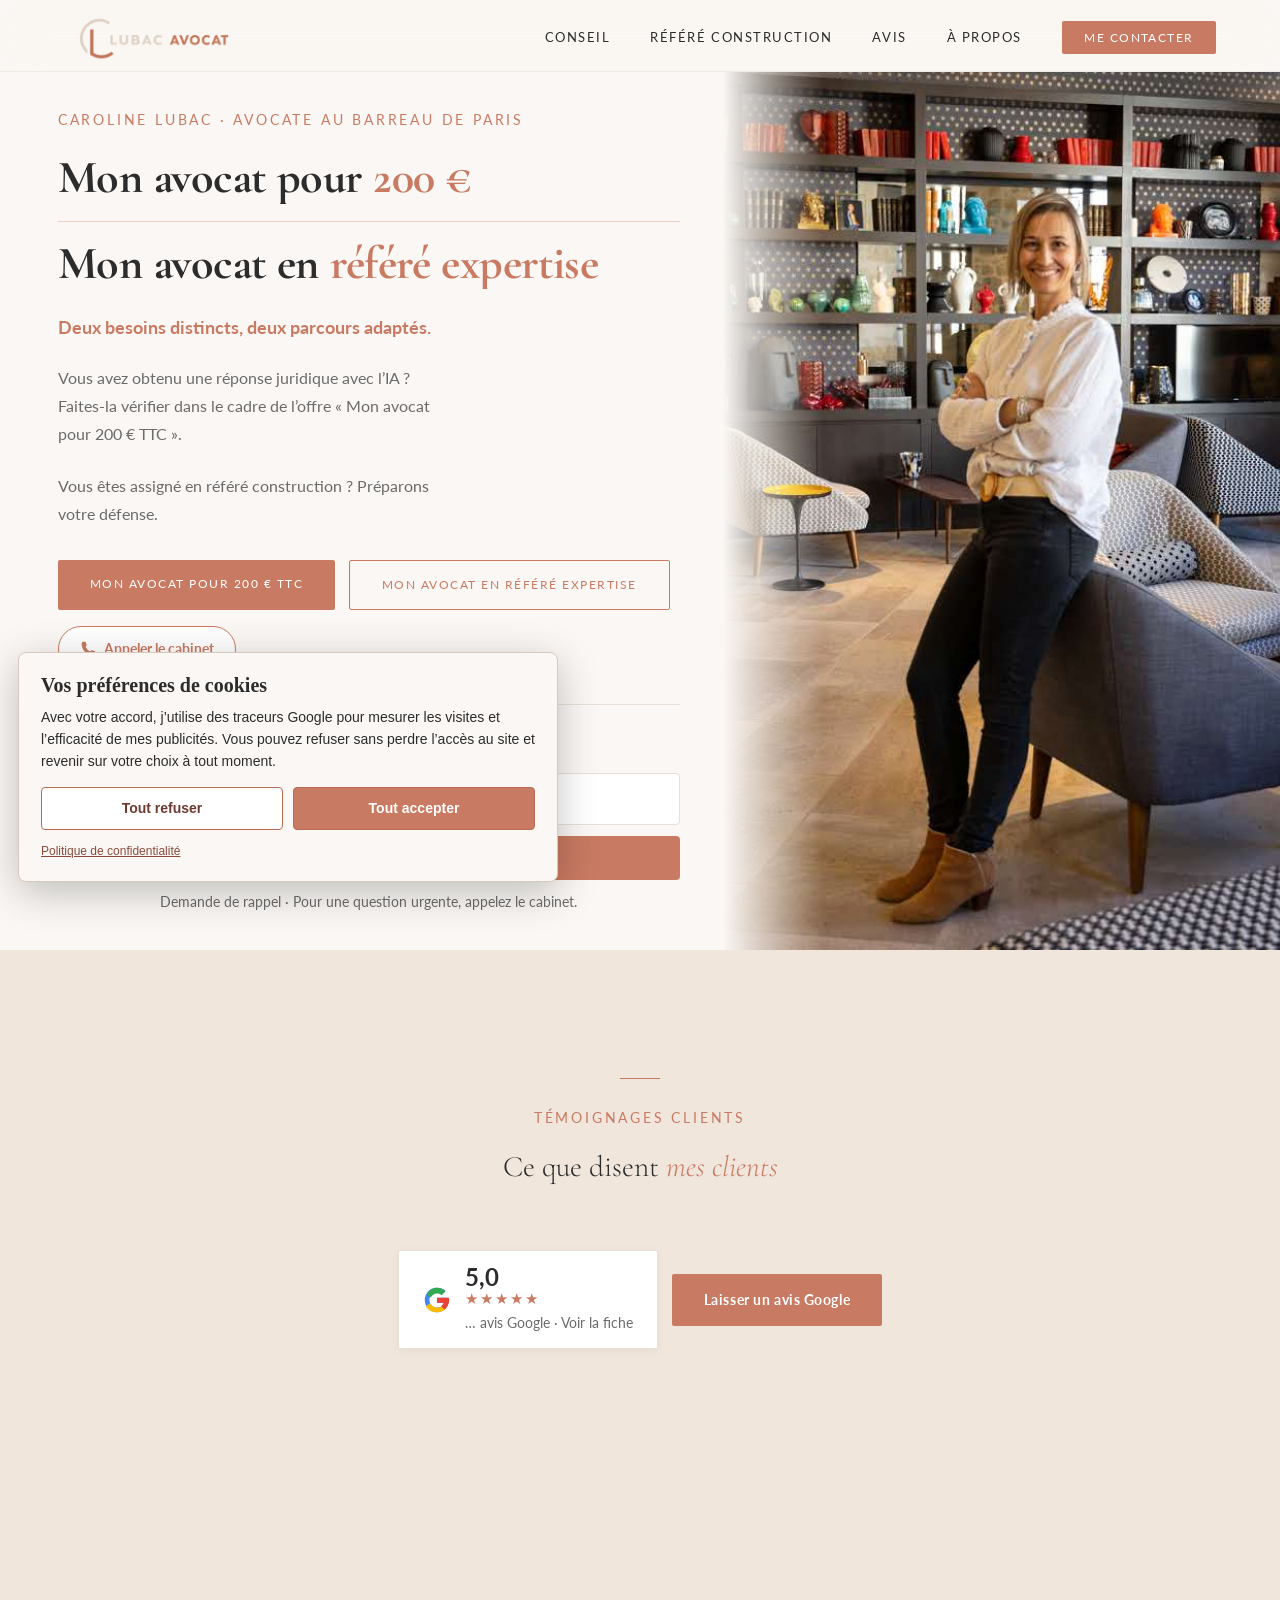
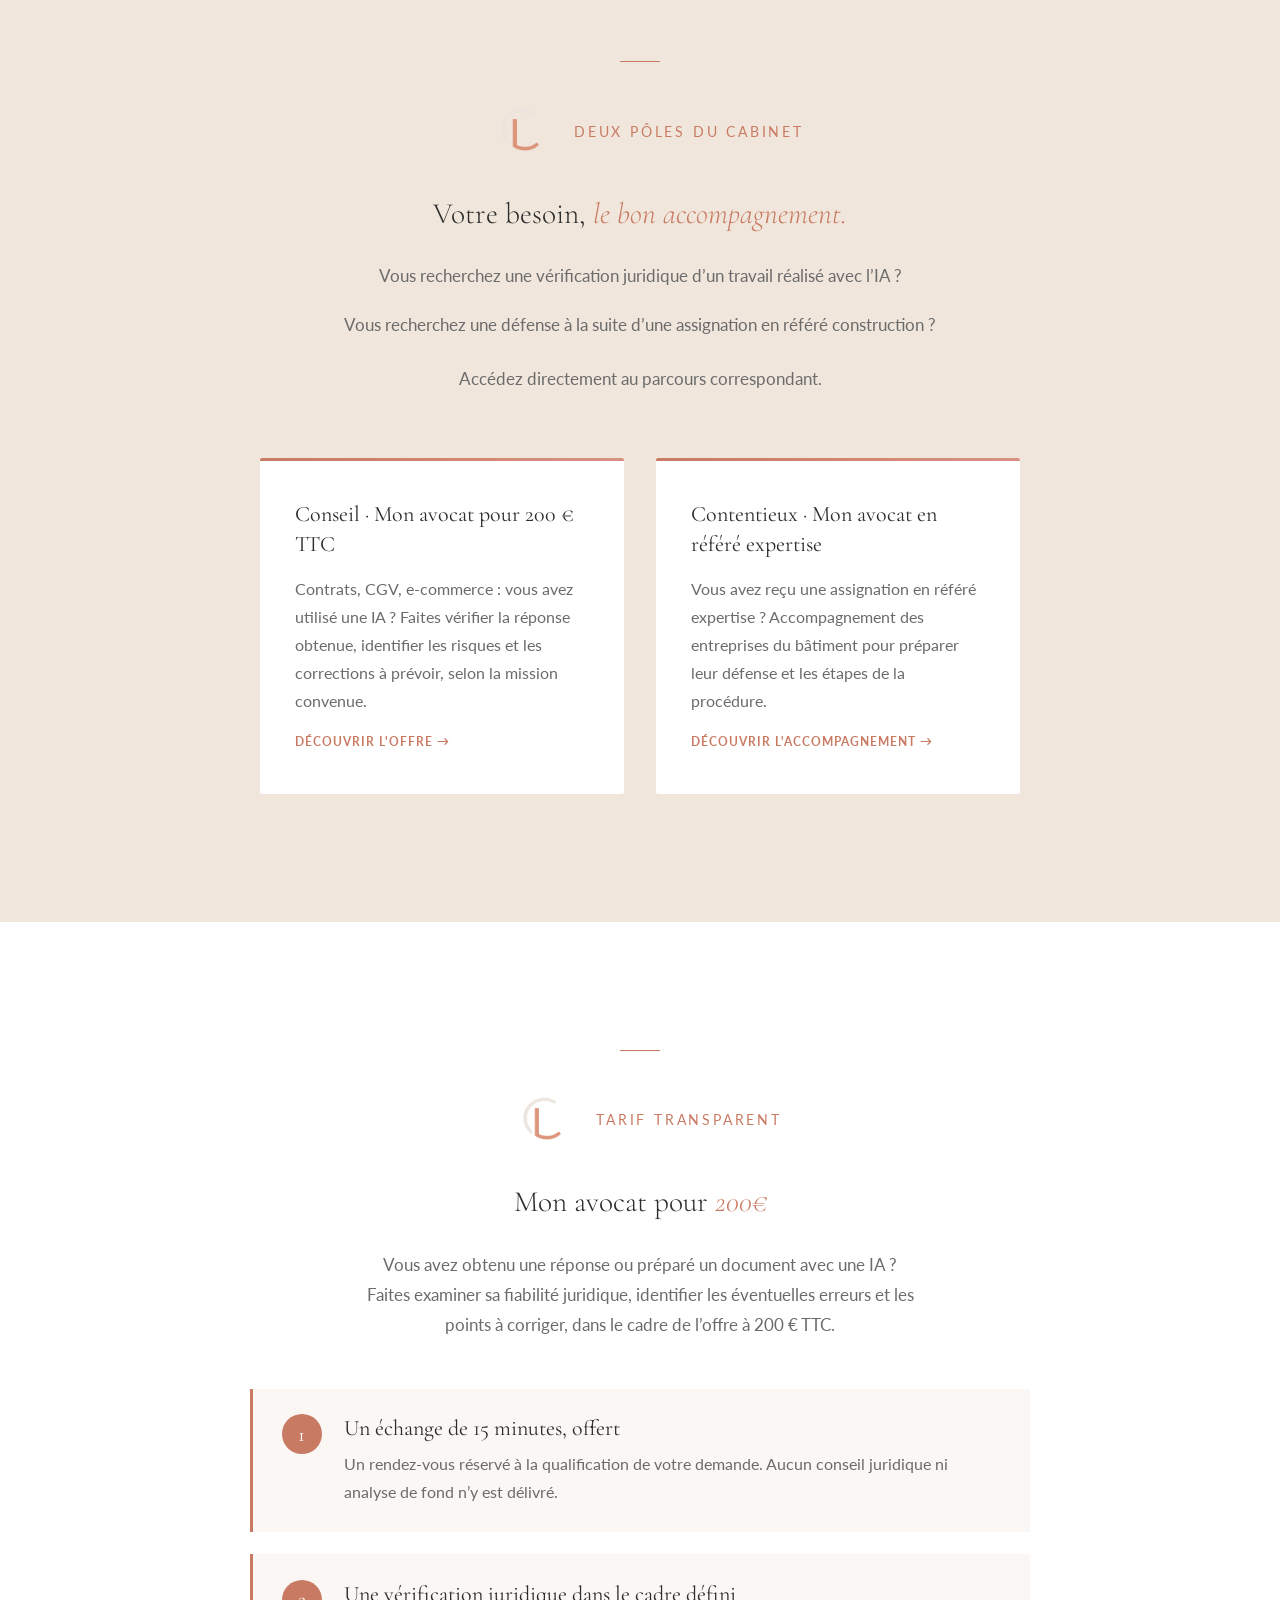
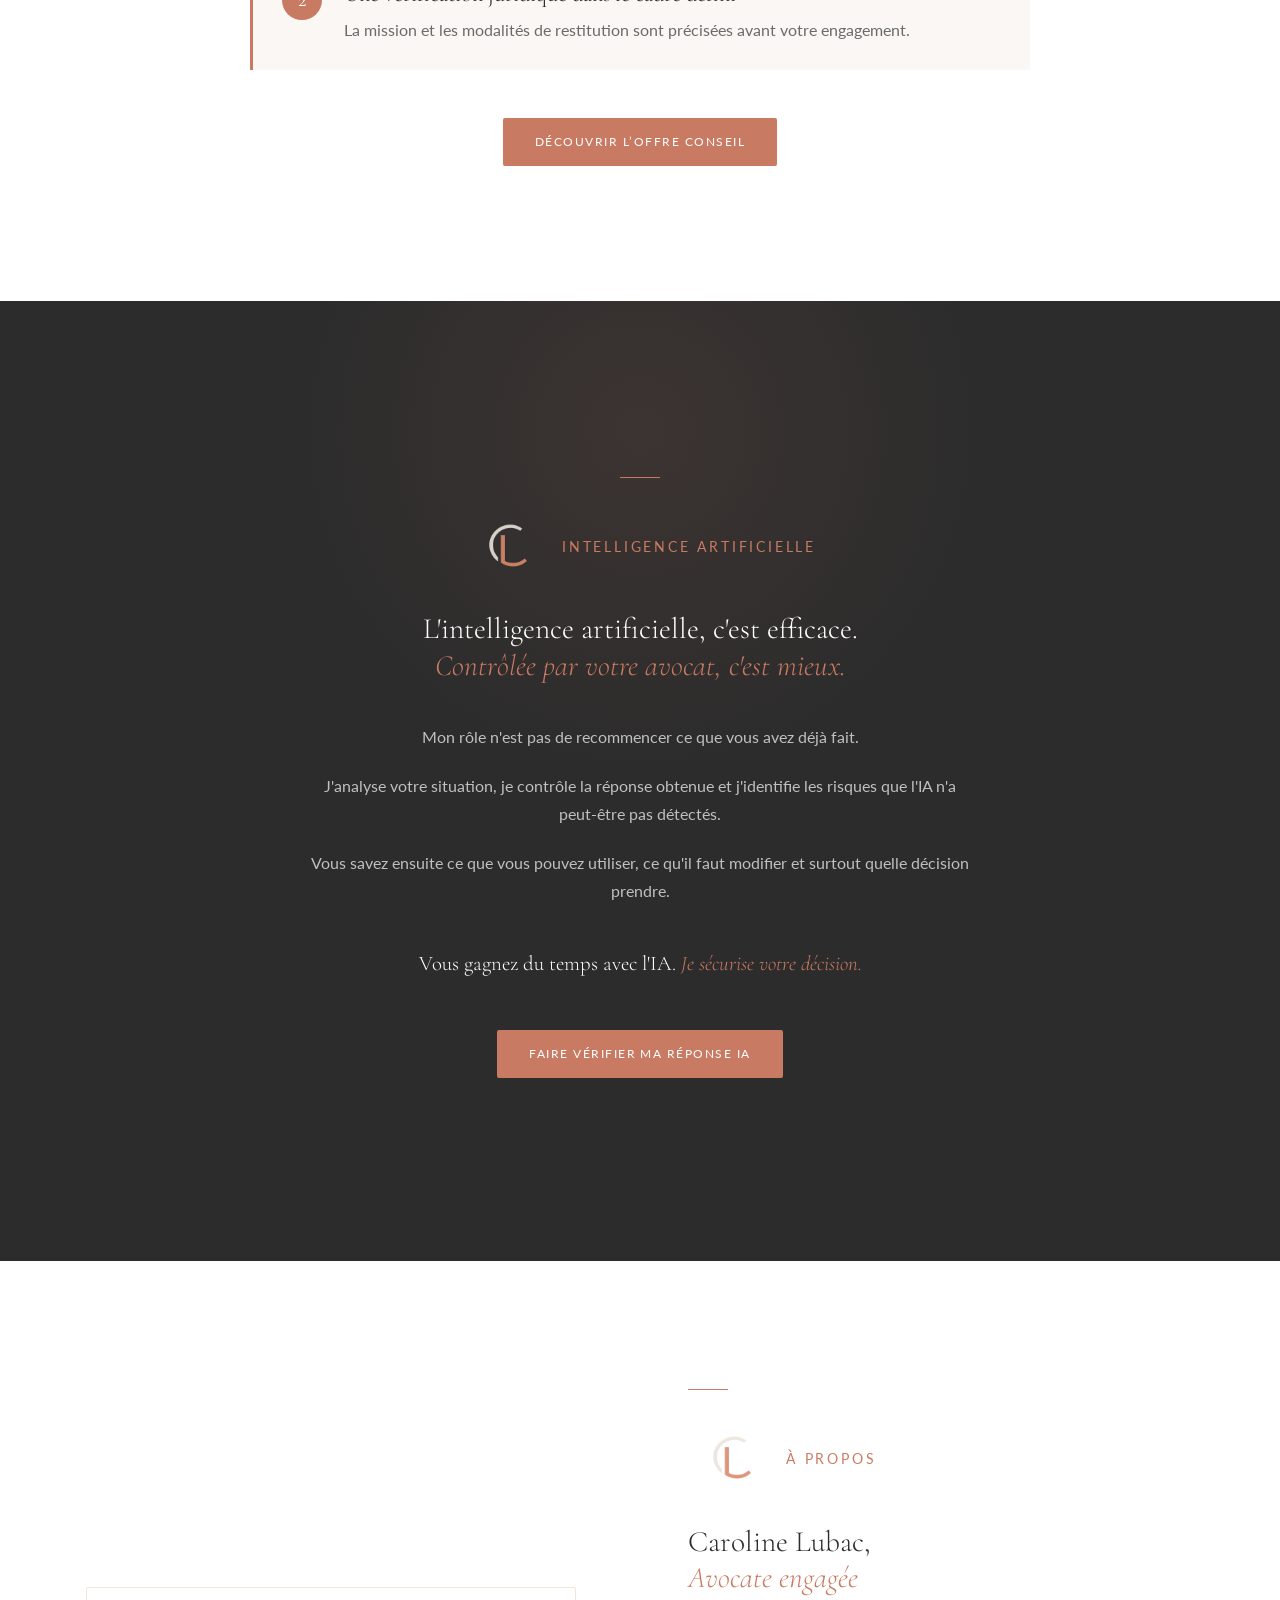
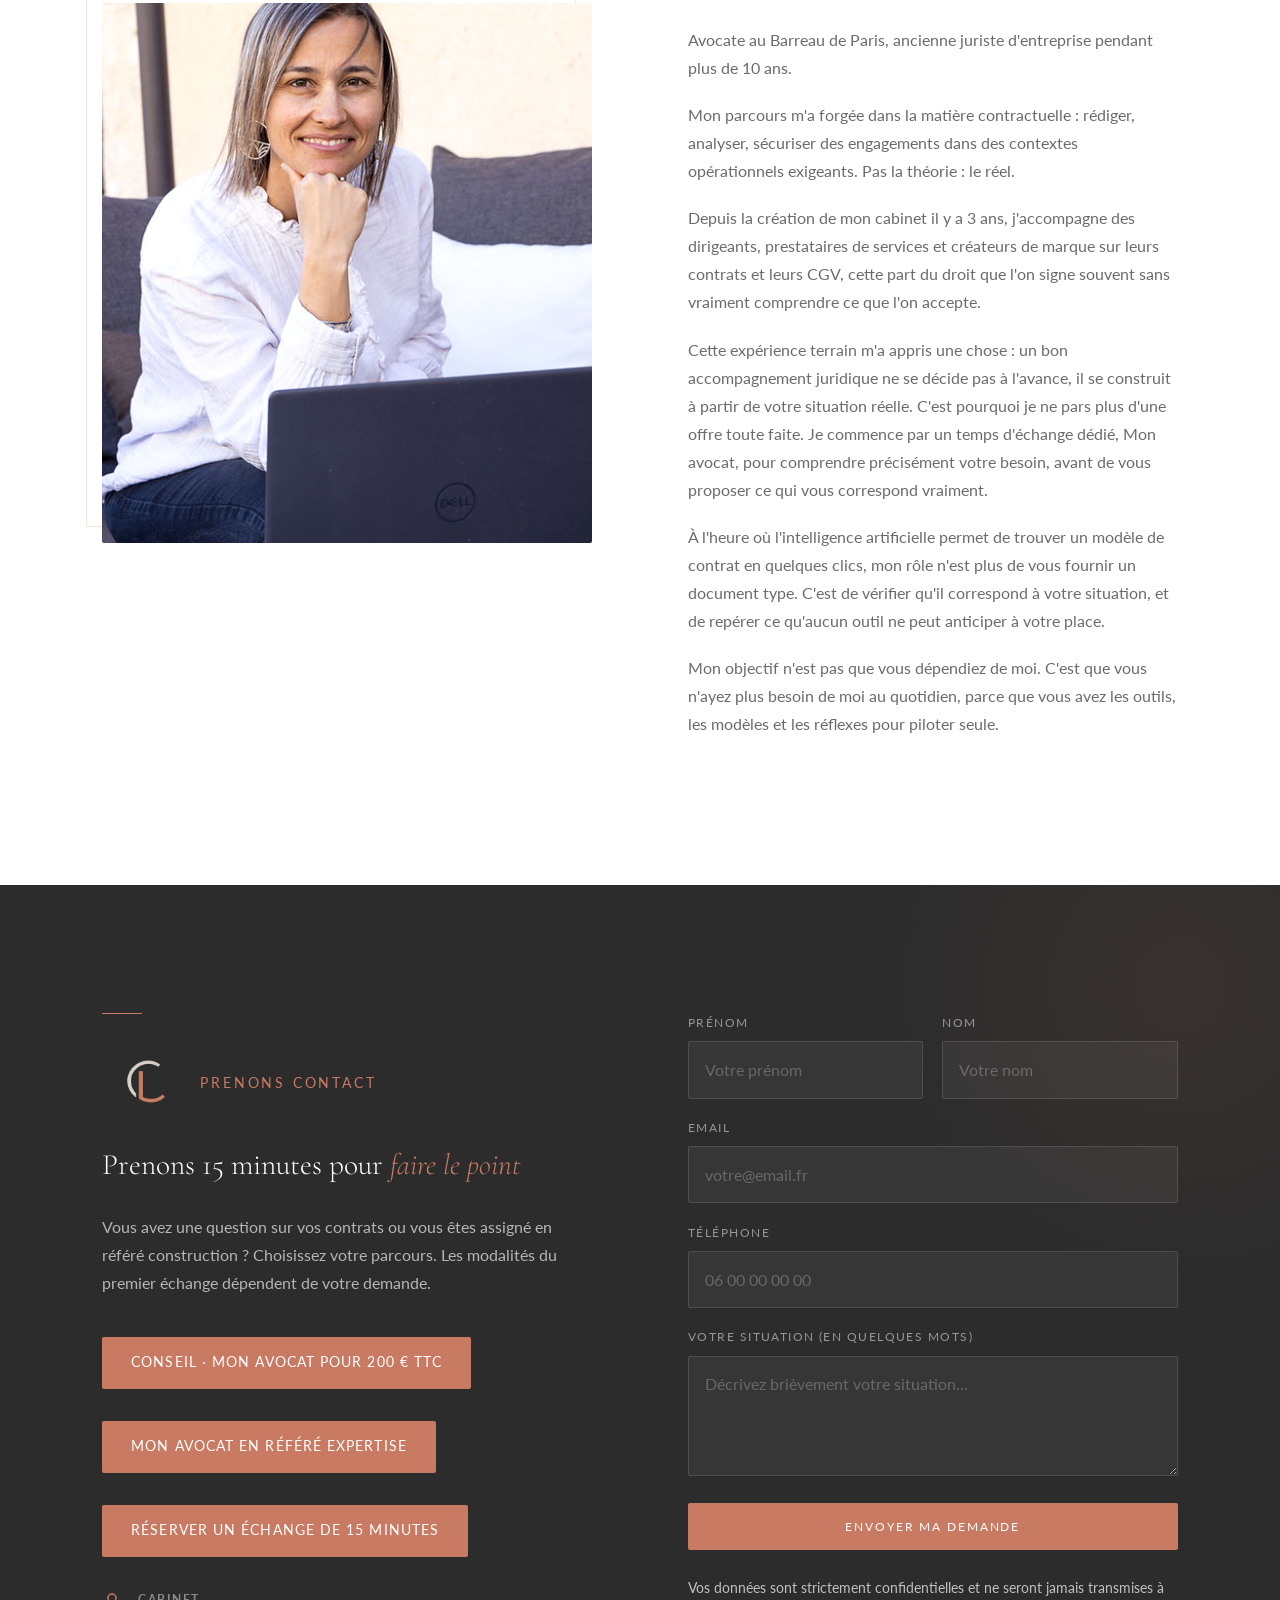
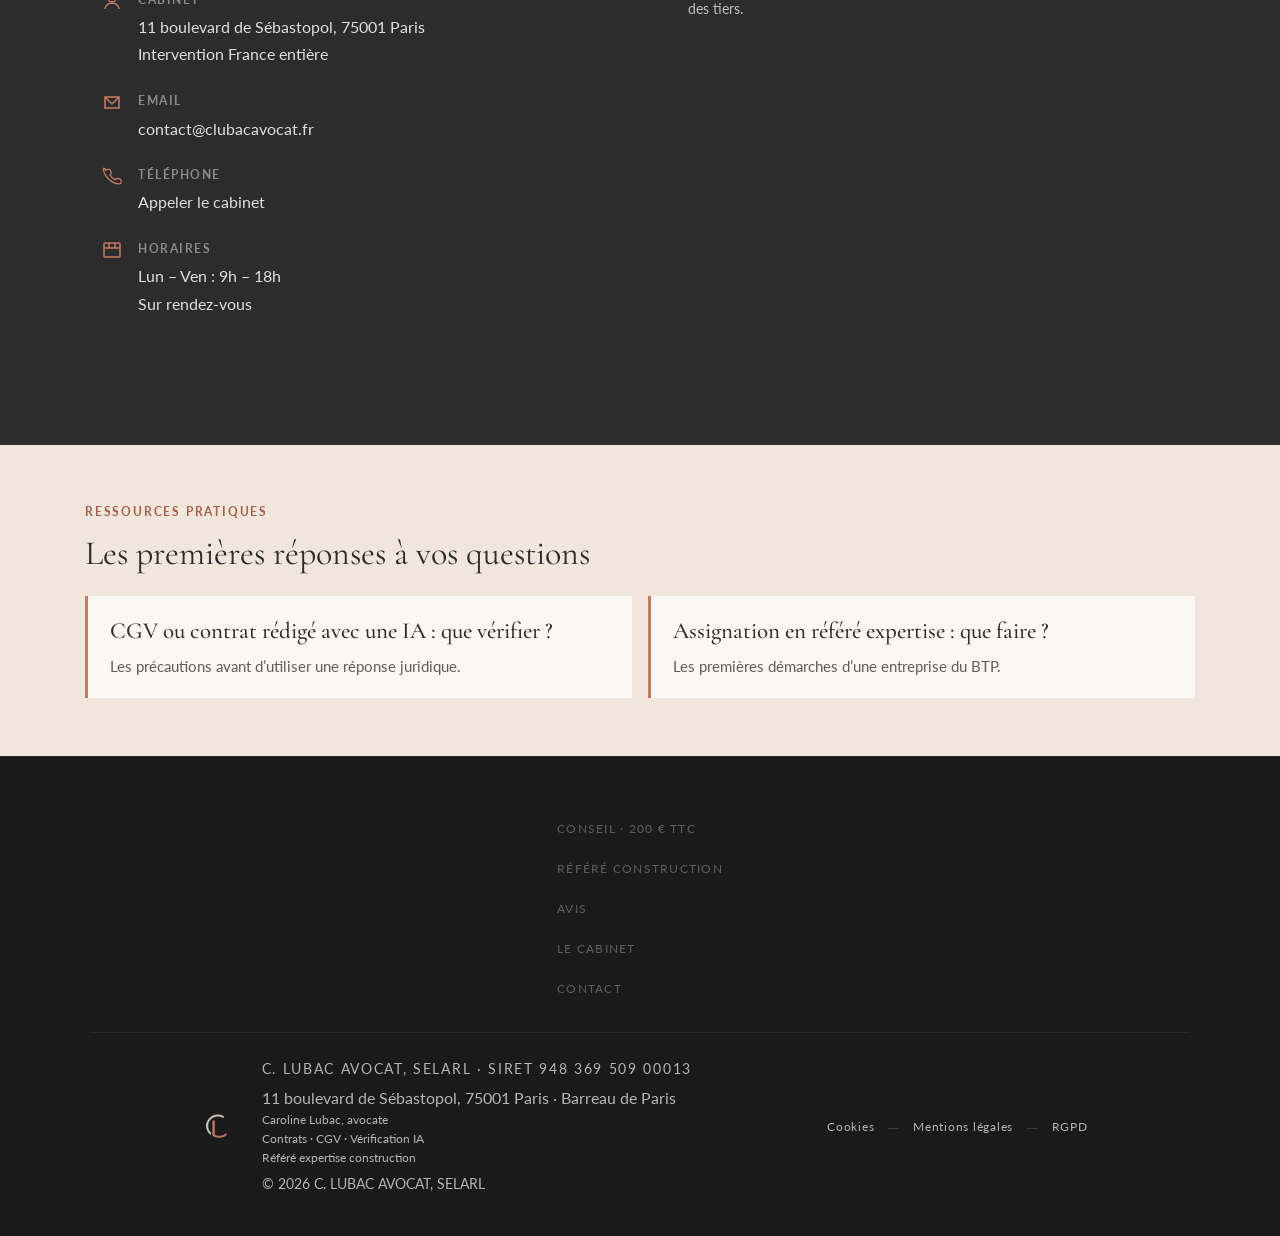
<file: index.html>
<!DOCTYPE html>
<html lang="fr">
<head>

  <meta charset="UTF-8" />
  <meta name="viewport" content="width=device-width, initial-scale=1.0" />
  <title>Caroline Lubac Avocate – Contrats et Construction</title>
  <meta name="description" content="Caroline Lubac, avocate au Barreau de Paris : vérification juridique de réponses IA pour contrats et CGV avec Mon avocat pour 200 € TTC, et défense en référé expertise construction." />
  <meta property="og:type" content="website" />
  <meta property="og:url" content="https://lubacavocat.fr/" />
  <meta property="og:title" content="Caroline Lubac Avocate – Contrats et Construction" />
  <meta property="og:description" content="Deux parcours : vérification juridique des réponses IA pour contrats et CGV, et défense en référé construction." />
  <meta property="og:image" content="https://lubacavocat.fr/caroline-lubac-avocat.jpg" />
  <meta name="twitter:card" content="summary_large_image" />
  <meta name="twitter:title" content="Caroline Lubac Avocate | Conseil et référé construction" />
  <meta name="twitter:description" content="Deux parcours : vérification juridique des réponses IA pour contrats et CGV, et défense en référé construction." />
  <link rel="canonical" href="https://lubacavocat.fr/" />
  <link rel="icon" type="image/svg+xml" href="favicon.svg" />
  <link rel="icon" type="image/png" href="favicon.png" />
  <link rel="preconnect" href="https://fonts.googleapis.com" />
  <link rel="preconnect" href="https://fonts.gstatic.com" crossorigin />
  <link href="https://fonts.googleapis.com/css2?family=Cormorant+Garamond:ital,wght@0,300;0,400;0,500;0,600;0,700;1,300;1,400&family=Lato:wght@300;400;700&display=swap" rel="stylesheet" />
  <script type="application/ld+json">
{
  "@context": "https://schema.org",
  "@graph": [
    {
      "@type": "LegalService",
      "@id": "https://lubacavocat.fr/#cabinet",
      "name": "C. LUBAC AVOCAT",
      "legalName": "C. LUBAC AVOCAT",
      "description": "Cabinet d'avocate exerçant en SELARL, inscrit au Barreau de Paris. Vérification juridique de réponses et documents préparés avec l’IA ; défense des entreprises du BTP en référé expertise construction.",
      "url": "https://lubacavocat.fr/",
      "image": "https://lubacavocat.fr/caroline-lubac-bureau.jpg",
      "telephone": "+33663561541",
      "email": "contact@clubacavocat.fr",
      "address": {
        "@type": "PostalAddress",
        "streetAddress": "11 boulevard de Sébastopol",
        "postalCode": "75001",
        "addressLocality": "Paris",
        "addressCountry": "FR"
      },
      "areaServed": {
        "@type": "Country",
        "name": "France"
      },
      "employee": {
        "@type": "Person",
        "name": "Caroline Lubac",
        "jobTitle": "Avocate",
        "memberOf": {
          "@type": "Organization",
          "name": "Barreau de Paris"
        }
      }
    },
    {
      "@type": "WebSite",
      "@id": "https://lubacavocat.fr/#site",
      "name": "LUBAC AVOCAT",
      "url": "https://lubacavocat.fr/",
      "publisher": {
        "@id": "https://lubacavocat.fr/#cabinet"
      }
    },
    {
      "@type": "WebPage",
      "@id": "https://lubacavocat.fr/#page",
      "name": "Caroline Lubac Avocate – Contrats et Construction",
      "url": "https://lubacavocat.fr/",
      "isPartOf": {
        "@id": "https://lubacavocat.fr/#site"
      },
      "about": {
        "@id": "https://lubacavocat.fr/#cabinet"
      }
    }
  ]
}
</script>
  <style>
    :root {
      --terracotta: #C97A62;
      --terracotta-light: #D99282;
      --beige: #F0E6DC;
      --cream: #FAF7F4;
      --charcoal: #2C2C2C;
      --mid-gray: #6B6B6B;
      --light-gray: #E8E0D8;
      --white: #FFFFFF;
      --font-serif: 'Cormorant Garamond', Georgia, serif;
      --font-sans: 'Lato', sans-serif;
      --nav-h: 72px;
    }

    *, *::before, *::after { box-sizing: border-box; margin: 0; padding: 0; }
    html { scroll-behavior: smooth; font-size: 16px; overflow-x: hidden; }
    body { font-family: var(--font-sans); color: var(--charcoal); background: var(--cream); line-height: 1.7; overflow-x: hidden; text-align: justify; }
    img { display: block; max-width: 100%; }
    a { text-decoration: none; color: inherit; }

    /* ── NAVBAR ── */
    #navbar {
      position: fixed; top: 0; left: 0; right: 0; height: var(--nav-h);
      background: rgba(250,247,244,0.85);
      backdrop-filter: blur(20px) saturate(180%);
      -webkit-backdrop-filter: blur(20px) saturate(180%);
      border-bottom: 1px solid rgba(232,224,216,0.5);
      display: flex; align-items: center; justify-content: space-between;
      padding: 0 5%; z-index: 1000;
      transition: transform 0.4s cubic-bezier(0.25, 0.46, 0.45, 0.94), box-shadow 0.3s ease, background 0.3s ease;
    }
    #navbar.hidden { transform: translateY(-100%); }
    #navbar.scrolled { box-shadow: 0 2px 40px rgba(0,0,0,0.06); }
    .nav-logo img { height: 56px; width: auto; transition: opacity 0.2s; }
    .nav-logo:hover img { opacity: 0.7; }
    .nav-links { display: flex; gap: 2.5rem; list-style: none; }
    .nav-links a {
      font-size: 0.8rem; font-weight: 400; letter-spacing: 0.12em; text-transform: uppercase;
      color: var(--charcoal); transition: color 0.2s; position: relative;
    }
    .nav-links a::after {
      content: ''; position: absolute; bottom: -4px; left: 0; width: 0; height: 1px;
      background: var(--terracotta); transition: width 0.3s cubic-bezier(0.25, 0.46, 0.45, 0.94);
    }
    .nav-links a:hover { color: var(--terracotta); }
    .nav-links a:hover::after { width: 100%; }
    .nav-cta {
      background: var(--terracotta); color: var(--white) !important;
      padding: 0.55rem 1.4rem; border-radius: 2px; font-size: 0.75rem !important;
      letter-spacing: 0.12em; transition: background 0.2s, transform 0.2s, box-shadow 0.2s !important;
    }
    .nav-cta::after { display: none !important; }
    .nav-cta:hover { background: var(--terracotta-light) !important; transform: translateY(-1px); box-shadow: 0 4px 16px rgba(201,122,98,0.35) !important; }
    .nav-toggle { display: none; flex-direction: column; gap: 6px; background: none; border: none; padding: 8px; cursor: pointer; }
    .nav-toggle span { display: block; width: 28px; height: 2.5px; background: var(--terracotta); border-radius: 2px; transition: all 0.3s cubic-bezier(0.25, 0.46, 0.45, 0.94); }
    .nav-toggle.open span:nth-child(1) { transform: translateY(8.5px) rotate(45deg); }
    .nav-toggle.open span:nth-child(2) { opacity: 0; transform: scaleX(0); }
    .nav-toggle.open span:nth-child(3) { transform: translateY(-8.5px) rotate(-45deg); }
    @media (max-width: 768px) {
      .nav-links { display: none; flex-direction: column; gap: 0; position: fixed; top: var(--nav-h); left: 0; right: 0; background: rgba(250,247,244,0.97); backdrop-filter: blur(20px); border-bottom: 1px solid var(--light-gray); padding: 1rem 0; z-index: 999; }
      .nav-links.open { display: flex; }
      .nav-links li { border-bottom: 1px solid var(--beige); }
      .nav-links a { display: block; padding: 0.9rem 5%; font-size: 0.85rem; }
      .nav-cta { margin: 0.5rem 5%; display: inline-block; }
      .nav-toggle { display: flex; }
    }

    /* ── HERO ── */
    #accueil {
      min-height: 100vh; padding-top: var(--nav-h);
      display: grid; grid-template-columns: 1.3fr 1fr; overflow: hidden;
    }
    .hero-text {
      display: flex; flex-direction: column; justify-content: center;
      padding: 5% 6% 5% 8%; background: var(--cream);
    }
    .hero-overline {
      font-size: 0.68rem; font-weight: 400; letter-spacing: 0.2em; text-transform: uppercase;
      color: var(--terracotta); margin-bottom: 1.2rem;
      opacity: 0; transform: translateY(20px);
      animation: fadeUp 0.8s cubic-bezier(0.25, 0.46, 0.45, 0.94) 0.3s forwards;
    }
    .hero-title {
      font-family: var(--font-serif); font-size: clamp(3rem, 8.5vw, 7.5rem);
      font-weight: 700; line-height: 1.02; color: var(--charcoal); margin-bottom: 1.6rem;
      overflow: hidden; letter-spacing: -0.01em;
    }
    .hero-title .word {
      display: inline-block;
      margin-right: 0.24em;
      opacity: 0; transform: translateY(60px);
      animation: wordUp 0.7s cubic-bezier(0.25, 0.46, 0.45, 0.94) forwards;
    }
    .hero-title em { font-style: normal; font-weight: 700; color: var(--terracotta); white-space: nowrap; }
    .hero-desc {
      font-size: 0.9rem; font-weight: 300; color: var(--mid-gray);
      max-width: 400px; margin-bottom: 2rem; line-height: 1.7;
      opacity: 0; transform: translateY(20px);
      animation: fadeUp 0.8s cubic-bezier(0.25, 0.46, 0.45, 0.94) 0.9s forwards;
    }
    .hero-actions {
      display: flex; gap: 1rem; flex-wrap: wrap;
      opacity: 0; transform: translateY(20px);
      animation: fadeUp 0.8s cubic-bezier(0.25, 0.46, 0.45, 0.94) 1.1s forwards;
    }
    .hero-image { position: relative; overflow: hidden; }
    .hero-image img {
      width: 100%; height: 100%; object-fit: cover; object-position: 70% center;
      animation: heroImageReveal 1.4s cubic-bezier(0.25, 0.46, 0.45, 0.94) 0.2s both;
      filter: contrast(1.02);
    }
    .hero-image::after {
      content: ''; position: absolute; inset: 0;
      background: linear-gradient(to right, var(--cream) 0%, transparent 18%);
    }
    @keyframes heroImageReveal { from { opacity: 0; } to { opacity: 1; } }
    @keyframes fadeUp { to { opacity: 1; transform: translateY(0); } }
    @keyframes wordUp { to { opacity: 1; transform: translateY(0); } }

    @media (max-width: 768px) {
      #accueil { grid-template-columns: 1fr; grid-template-rows: 60vw auto; }
      .hero-text { padding: 2.5rem 6% 3rem; order: 1; }
      .hero-image { order: 0; }
      .hero-image img { object-position: center 15%; }
      .hero-image::after { background: linear-gradient(to top, var(--cream) 0%, transparent 25%); }
    }

    /* ── SCROLL REVEAL ── */
    .reveal {
      opacity: 0; transform: translateY(50px);
      transition: opacity 0.9s cubic-bezier(0.25, 0.46, 0.45, 0.94),
                  transform 0.9s cubic-bezier(0.25, 0.46, 0.45, 0.94);
    }
    .reveal.visible { opacity: 1; transform: translateY(0); }
    .reveal-left {
      opacity: 0; transform: translateX(-60px);
      transition: opacity 0.9s cubic-bezier(0.25, 0.46, 0.45, 0.94),
                  transform 0.9s cubic-bezier(0.25, 0.46, 0.45, 0.94);
    }
    .reveal-left.visible { opacity: 1; transform: translateX(0); }
    .reveal-right {
      opacity: 0; transform: translateX(60px);
      transition: opacity 0.9s cubic-bezier(0.25, 0.46, 0.45, 0.94),
                  transform 0.9s cubic-bezier(0.25, 0.46, 0.45, 0.94);
    }
    .reveal-right.visible { opacity: 1; transform: translateX(0); }
    .reveal-scale {
      opacity: 0; transform: scale(0.92);
      transition: opacity 1s cubic-bezier(0.25, 0.46, 0.45, 0.94),
                  transform 1s cubic-bezier(0.25, 0.46, 0.45, 0.94);
    }
    .reveal-scale.visible { opacity: 1; transform: scale(1); }
    .delay-1 { transition-delay: 0.1s !important; }
    .delay-2 { transition-delay: 0.2s !important; }
    .delay-3 { transition-delay: 0.3s !important; }
    .delay-4 { transition-delay: 0.4s !important; }
    .delay-5 { transition-delay: 0.5s !important; }

    /* ── BUTTONS ── */
    .btn-primary {
      display: inline-block; background: var(--terracotta); color: var(--white);
      padding: 0.85rem 2rem; font-size: 0.78rem; letter-spacing: 0.12em; text-transform: uppercase;
      border-radius: 2px; position: relative; overflow: hidden;
      transition: background 0.3s, transform 0.3s cubic-bezier(0.25, 0.46, 0.45, 0.94), box-shadow 0.3s;
    }
    .btn-primary::before {
      content: ''; position: absolute; inset: 0;
      background: linear-gradient(135deg, rgba(255,255,255,0.15) 0%, transparent 60%);
      opacity: 0; transition: opacity 0.3s;
    }
    .btn-primary:hover { background: var(--terracotta-light); transform: translateY(-2px); box-shadow: 0 8px 24px rgba(201,122,98,0.4); }
    .btn-primary:hover::before { opacity: 1; }
    .btn-primary:active { transform: translateY(0); }
    .btn-outline {
      display: inline-block; border: 1px solid var(--terracotta); color: var(--terracotta);
      padding: 0.85rem 2rem; font-size: 0.78rem; letter-spacing: 0.12em; text-transform: uppercase;
      border-radius: 2px; position: relative; overflow: hidden;
      transition: all 0.3s cubic-bezier(0.25, 0.46, 0.45, 0.94);
    }
    .btn-outline::before {
      content: ''; position: absolute; inset: 0; background: var(--terracotta);
      transform: translateX(-100%); transition: transform 0.3s cubic-bezier(0.25, 0.46, 0.45, 0.94);
      z-index: 0;
    }
    .btn-outline span { position: relative; z-index: 1; }
    .btn-outline:hover { color: var(--white); transform: translateY(-2px); box-shadow: 0 8px 24px rgba(201,122,98,0.25); }
    .btn-outline:hover::before { transform: translateX(0); }

    /* ── À PROPOS ── */
    #apropos { background: var(--white); padding: 8rem 8%; }
    .apropos-inner { max-width: 1100px; margin: 0 auto; display: grid; grid-template-columns: 1fr 1fr; gap: 6rem; align-items: center; }
    .apropos-image-wrap { position: relative; }
    .apropos-image-wrap img {
      width: 100%; height: 540px; object-fit: cover; object-position: top; border-radius: 2px;
      transition: transform 0.6s cubic-bezier(0.25, 0.46, 0.45, 0.94);
      image-rendering: -webkit-optimize-contrast;
      image-rendering: high-quality;
      filter: contrast(1.04);
    }
    .apropos-image-wrap:hover img { transform: scale(1.02); }
    .apropos-image-wrap::before {
      content: ''; position: absolute; top: -16px; left: -16px; right: 16px; bottom: 16px;
      border: 1px solid var(--beige); border-radius: 2px; z-index: 0;
      transition: transform 0.4s cubic-bezier(0.25, 0.46, 0.45, 0.94);
    }
    .apropos-image-wrap:hover::before { transform: translate(-4px, -4px); }
    .apropos-image-wrap img { position: relative; z-index: 1; overflow: hidden; }
    .section-tag {
      display: inline-flex; align-items: center; gap: 0.5rem;
      font-size: 0.72rem; font-weight: 400; letter-spacing: 0.2em;
      text-transform: uppercase; color: var(--terracotta); margin-bottom: 1.2rem;
    }
    .brand-mark { height: 90px; width: auto; opacity: 0.9; }
    .section-title {
      font-family: var(--font-serif); font-size: clamp(2rem, 3vw, 2.8rem);
      font-weight: 300; line-height: 1.2; color: var(--charcoal); margin-bottom: 1.8rem;
    }
    .section-title em { font-style: italic; color: var(--terracotta); }
    .apropos-text p { font-size: 0.97rem; color: var(--mid-gray); line-height: 1.85; margin-bottom: 1.2rem; }
    .apropos-stats { display: flex; gap: 2.5rem; margin-top: 2.5rem; padding-top: 2rem; border-top: 1px solid var(--light-gray); }
    .stat-number {
      font-family: var(--font-serif); font-size: 2.4rem; font-weight: 300;
      color: var(--terracotta); line-height: 1;
    }
    .stat-label { font-size: 0.75rem; letter-spacing: 0.1em; text-transform: uppercase; color: var(--mid-gray); margin-top: 0.3rem; }
    @media (max-width: 900px) {
      #apropos { padding: 5rem 6%; }
      .apropos-inner { grid-template-columns: 1fr; gap: 3rem; }
      .apropos-image-wrap img { height: 380px; }
    }

    /* ── SPÉCIALITÉS ── */
    #specialites { background: var(--beige); padding: 8rem 8%; }
    .specialites-inner { max-width: 1100px; margin: 0 auto; }
    .specialites-header { text-align: center; margin-bottom: 4rem; }
    .specialites-header .section-line { margin: 0 auto 1.5rem; transform-origin: center; }
    .specialites-intro { font-size: 1.05rem; color: var(--mid-gray); line-height: 1.8; max-width: 620px; margin: 0 auto; }
    .specialites-grid { display: grid; grid-template-columns: repeat(2, 1fr); gap: 2rem; max-width: 760px; margin: 0 auto; }
    .specialite-card {
      background: var(--white); padding: 2.6rem 2.2rem; border-radius: 2px;
      display: flex; flex-direction: column; gap: 1rem; position: relative; overflow: hidden;
      transition: transform 0.4s cubic-bezier(0.25, 0.46, 0.45, 0.94), box-shadow 0.4s;
    }
    .specialite-card::before {
      content: ''; position: absolute; top: 0; left: 0; right: 0; height: 3px;
      background: linear-gradient(90deg, var(--terracotta), var(--terracotta-light));
    }
    .specialite-card:hover { transform: translateY(-6px); box-shadow: 0 16px 40px rgba(0,0,0,0.09); }
    .specialite-card-title {
      font-family: var(--font-serif); font-size: 1.3rem; font-weight: 400;
      color: var(--charcoal); line-height: 1.3;
    }
    .specialite-card-desc { font-size: 0.92rem; color: var(--mid-gray); line-height: 1.75; flex: 1; }
    .specialite-card-link {
      font-size: 0.78rem; font-weight: 700; letter-spacing: 0.08em; text-transform: uppercase;
      color: var(--terracotta); display: inline-flex; align-items: center; gap: 0.4rem;
      transition: gap 0.25s;
    }
    .specialite-card:hover .specialite-card-link { gap: 0.7rem; }
    @media (max-width: 900px) {
      #specialites { padding: 5rem 6%; }
      .specialites-grid { grid-template-columns: 1fr; gap: 1.5rem; }
    }

    /* ── OFFRE ── */
    #offre { background: var(--white); padding: 8rem 8%; text-align: center; }
    #offre .section-title em { white-space: nowrap; }
    .offre-inner { max-width: 780px; margin: 0 auto; }
    .offre-intro { font-size: 1.05rem; color: var(--mid-gray); line-height: 1.8; max-width: 560px; margin: 0 auto; }
    .offre-steps { display: flex; flex-direction: column; gap: 1.4rem; margin: 3rem 0; text-align: left; }
    .offre-step {
      display: flex; gap: 1.4rem; align-items: flex-start;
      padding: 1.6rem 1.8rem; background: var(--cream);
      border-left: 3px solid var(--terracotta); border-radius: 0 2px 2px 0;
      transition: transform 0.3s cubic-bezier(0.25, 0.46, 0.45, 0.94), box-shadow 0.3s;
    }
    .offre-step:hover { transform: translateX(6px); box-shadow: 4px 8px 24px rgba(0,0,0,0.07); }
    .offre-step-number {
      flex-shrink: 0; width: 40px; height: 40px; border-radius: 50%;
      background: var(--terracotta); color: var(--white);
      display: flex; align-items: center; justify-content: center;
      font-family: var(--font-serif); font-size: 1.3rem;
    }
    .offre-step h3 { font-family: var(--font-serif); font-size: 1.2rem; font-weight: 400; color: var(--charcoal); margin-bottom: 0.4rem; }
    .offre-step p { font-size: 0.92rem; color: var(--mid-gray); line-height: 1.7; margin: 0; }
    .offre-step p + p { margin-top: 0.6rem; }
    @media (max-width: 768px) { #offre { padding: 5rem 6%; } }

    /* ── IA ── */
    #ia {
      background: var(--charcoal); padding: 11rem 8%; text-align: center;
      position: relative; overflow: hidden;
    }
    #ia::before {
      content: ''; position: absolute; top: -220px; left: 50%; transform: translateX(-50%);
      width: 700px; height: 700px;
      background: radial-gradient(circle, rgba(201,122,98,0.10) 0%, transparent 70%);
      pointer-events: none;
    }
    .ia-inner { max-width: 700px; margin: 0 auto; position: relative; }
    .ia-inner .section-tag { justify-content: center; }
    .ia-inner .section-title {
      color: var(--white); font-size: clamp(2.2rem, 4vw, 3.2rem);
      margin-bottom: 2.4rem;
    }
    .ia-inner .section-title em { color: var(--terracotta); font-style: italic; }
    .ia-text { font-size: 1.05rem; color: rgba(255,255,255,0.7); line-height: 1.85; margin-bottom: 1.3rem; }
    .ia-text strong { color: var(--white); font-weight: 600; }
    .ia-tagline {
      font-family: var(--font-serif); font-size: 1.3rem; font-weight: 300;
      color: var(--white); margin: 2.6rem 0 3rem;
    }
    .ia-tagline em { color: var(--terracotta); font-style: italic; }
    @media (max-width: 768px) {
      #ia { padding: 6rem 6%; }
      .ia-tagline { font-size: 1.15rem; }
    }

    /* ── POPUP DE SORTIE / INACTIVITÉ ── */
    .exit-popup-overlay {
      position: fixed; inset: 0; z-index: 1200;
      background: rgba(44,44,44,0.55); backdrop-filter: blur(2px);
      display: none; align-items: center; justify-content: center; padding: 1.5rem;
      opacity: 0; transition: opacity 0.3s ease;
    }
    .exit-popup-overlay.open { display: flex; }
    .exit-popup-overlay.visible { opacity: 1; }
    .exit-popup {
      background: var(--cream); border-radius: 4px; max-width: 440px; width: 100%;
      padding: 2.6rem 2.2rem 2.2rem; position: relative; text-align: center;
      transform: scale(0.92) translateY(10px); transition: transform 0.3s cubic-bezier(0.25, 0.46, 0.45, 0.94);
      box-shadow: 0 30px 80px rgba(0,0,0,0.3);
    }
    .exit-popup-overlay.visible .exit-popup { transform: scale(1) translateY(0); }
    .exit-popup-close {
      position: absolute; top: 0.9rem; right: 0.9rem; width: 32px; height: 32px;
      border: none; background: none; color: var(--mid-gray); cursor: pointer;
      display: flex; align-items: center; justify-content: center; border-radius: 50%;
      transition: background 0.2s, color 0.2s;
    }
    .exit-popup-close:hover { background: var(--beige); color: var(--charcoal); }
    .exit-popup-close svg { width: 16px; height: 16px; }
    .exit-popup .section-tag { justify-content: center; margin-bottom: 0.8rem; }
    .exit-popup h3 {
      font-family: var(--font-serif); font-size: 1.7rem; font-weight: 700; color: var(--charcoal);
      line-height: 1.2; margin-bottom: 0.8rem;
    }
    .exit-popup h3 em { font-style: normal; color: var(--terracotta); white-space: nowrap; }
    .exit-popup p { font-size: 0.92rem; color: var(--mid-gray); line-height: 1.7; margin-bottom: 1.6rem; }
    .exit-popup .btn-primary { width: 100%; }
    .exit-popup-secondary {
      display: block; margin: 0.9rem auto 0; font-size: 0.78rem; color: var(--mid-gray);
      text-decoration: underline; background: none; border: none; padding: 0.3rem; cursor: pointer;
      font-family: var(--font-sans); transition: color 0.2s;
    }
    .exit-popup-secondary:hover { color: var(--charcoal); }

    /* ── CONTACT ── */
    #contact {
      background: var(--charcoal); padding: 8rem 8%; color: var(--white);
      position: relative; overflow: hidden;
    }
    #contact::before {
      content: ''; position: absolute; top: -200px; right: -200px;
      width: 600px; height: 600px;
      background: radial-gradient(circle, rgba(201,122,98,0.08) 0%, transparent 70%);
      pointer-events: none;
    }
    .contact-inner { max-width: 1100px; margin: 0 auto; display: grid; grid-template-columns: 1fr 1fr; gap: 6rem; align-items: start; position: relative; }
    .contact-info .section-tag { color: var(--terracotta); }
    .contact-info .section-title { color: var(--white); }
    .contact-info .section-title em { color: var(--terracotta); }
    .contact-info p { font-size: 0.97rem; color: rgba(255,255,255,0.65); line-height: 1.85; margin-bottom: 2.5rem; }
    .contact-details { display: flex; flex-direction: column; gap: 1.4rem; }
    .contact-detail { display: flex; gap: 1rem; align-items: flex-start; transition: transform 0.3s; }
    .contact-detail:hover { transform: translateX(6px); }
    .contact-detail-icon { flex-shrink: 0; width: 20px; height: 20px; color: var(--terracotta); margin-top: 2px; }
    .contact-detail-text strong { display: block; font-size: 0.78rem; letter-spacing: 0.12em; text-transform: uppercase; color: rgba(255,255,255,0.45); margin-bottom: 0.2rem; }
    .contact-detail-text span { font-size: 0.97rem; color: rgba(255,255,255,0.85); }
    .contact-detail-text a { color: rgba(255,255,255,0.85); transition: color 0.2s; }
    .contact-detail-text a:hover { color: var(--terracotta); }
    .btn-calendly { display: inline-block; margin-bottom: 2rem; padding: 0.9rem 1.8rem; background: var(--terracotta); color: #fff; font-size: 0.85rem; font-family: var(--font-sans); letter-spacing: 0.08em; text-transform: uppercase; text-decoration: none; border-radius: 2px; transition: background 0.25s, transform 0.2s, box-shadow 0.25s; }
    .btn-calendly:hover { background: #b8604a; transform: translateY(-2px); box-shadow: 0 8px 24px rgba(201,122,98,0.35); text-decoration: none; }
    .contact-form { display: flex; flex-direction: column; gap: 1.2rem; }
    .form-row { display: grid; grid-template-columns: 1fr 1fr; gap: 1.2rem; }
    .form-field { display: flex; flex-direction: column; gap: 0.5rem; }
    .form-field label { font-size: 0.75rem; letter-spacing: 0.12em; text-transform: uppercase; color: rgba(255,255,255,0.5); transition: color 0.2s; }
    .form-field:focus-within label { color: var(--terracotta); }
    .form-field input, .form-field select, .form-field textarea {
      background: rgba(255,255,255,0.05); border: 1px solid rgba(255,255,255,0.12);
      border-radius: 2px; color: var(--white); font-family: var(--font-sans); font-size: 0.95rem;
      padding: 0.85rem 1rem; outline: none; width: 100%;
      transition: border-color 0.3s, background 0.3s, box-shadow 0.3s;
    }
    .form-field input::placeholder, .form-field textarea::placeholder { color: rgba(255,255,255,0.25); }
    .form-field input:focus, .form-field select:focus, .form-field textarea:focus {
      border-color: var(--terracotta); background: rgba(255,255,255,0.08);
      box-shadow: 0 0 0 3px rgba(201,122,98,0.15);
    }
    .form-field select option { background: var(--charcoal); }
    .form-field textarea { resize: vertical; min-height: 120px; }
    .form-submit { margin-top: 0.5rem; }
    .form-submit button {
      width: 100%; background: var(--terracotta); color: var(--white); border: none;
      padding: 1rem 2rem; font-family: var(--font-sans); font-size: 0.78rem;
      letter-spacing: 0.15em; text-transform: uppercase; border-radius: 2px;
      position: relative; overflow: hidden;
      transition: background 0.3s, transform 0.3s, box-shadow 0.3s;
    }
    .form-submit button::after {
      content: ''; position: absolute; inset: 0;
      background: linear-gradient(135deg, rgba(255,255,255,0.12) 0%, transparent 60%);
      opacity: 0; transition: opacity 0.3s;
    }
    .form-submit button:hover { background: var(--terracotta-light); transform: translateY(-2px); box-shadow: 0 8px 24px rgba(201,122,98,0.4); }
    .form-submit button:hover::after { opacity: 1; }
    .form-notice { font-size: 0.78rem; color: rgba(255,255,255,0.3); line-height: 1.5; margin-top: 0.5rem; }
    @media (max-width: 900px) { #contact { padding: 5rem 6%; } .contact-inner { grid-template-columns: 1fr; gap: 3.5rem; } .form-row { grid-template-columns: 1fr; } }

    /* ── FOOTER ── */
    footer { background: #1a1a1a; border-top: 1px solid rgba(255,255,255,0.06); }
    .footer-inner {
      max-width: 1100px; margin: 0 auto;
      padding: 3.5rem 8% 2rem;
      display: flex; justify-content: center;
    }
    .footer-nav-block ul { list-style: none; display: flex; flex-direction: column; gap: 0.8rem; }
    .footer-nav-block a { font-size: 0.78rem; letter-spacing: 0.1em; text-transform: uppercase; color: rgba(255,255,255,0.3); transition: color 0.2s; }
    .footer-nav-block a:hover { color: var(--terracotta); }
    .footer-bottom {
      max-width: 1100px; margin: 0 auto;
      padding: 1.5rem 8% 2.5rem;
      display: flex; align-items: center; justify-content: space-between;
      border-top: 1px solid rgba(255,255,255,0.06);
    }
    .footer-brand-bottom { display: flex; align-items: center; gap: 1.2rem; }
    .footer-logo img { height: 50px; width: auto; opacity: 0.9; transition: opacity 0.3s; }
    .footer-logo:hover img { opacity: 0.7; }
    .footer-brand-text {}
    .footer-company { font-size: 0.72rem; letter-spacing: 0.12em; text-transform: uppercase; color: rgba(255,255,255,0.55); margin-bottom: 0.2rem; }
    .footer-tagline { font-size: 0.78rem; color: rgba(255,255,255,0.3); line-height: 1.5; }
    .footer-legal { display: flex; align-items: center; gap: 0.8rem; }
    .footer-legal a { font-size: 0.78rem; letter-spacing: 0.06em; color: rgba(255,255,255,0.3); transition: color 0.2s; }
    .footer-legal a:hover { color: var(--terracotta); }
    .footer-legal span { color: rgba(255,255,255,0.15); }
    .footer-copy { font-size: 0.72rem; color: rgba(255,255,255,0.15); margin-top: 0.3rem; }
    @media (max-width: 768px) {
      .footer-inner { padding: 3rem 6% 1.5rem; justify-content: center; }
      .footer-nav-block ul { align-items: center; }
      .footer-bottom { flex-direction: column; gap: 1.5rem; text-align: center; padding: 1.5rem 6% 8rem; }
      .footer-brand-bottom { flex-direction: column; gap: 0.8rem; text-align: center; }
      .footer-legal { padding-right: 0; }
    }

    /* ── FAQ ── */
    #faq { background: var(--white); padding: 8rem 8%; }
    .faq-inner { max-width: 860px; margin: 0 auto; }
    .faq-header { text-align: center; margin-bottom: 4rem; }
    .faq-list { display: flex; flex-direction: column; gap: 0; }
    .faq-item {
      border-bottom: 1px solid var(--light-gray);
      overflow: hidden;
    }
    .faq-item:first-child { border-top: 1px solid var(--light-gray); }
    .faq-block-title {
      font-size: 0.72rem; font-weight: 400; letter-spacing: 0.2em;
      text-transform: uppercase; color: var(--terracotta);
      padding: 3rem 0 1rem;
    }
    .faq-block-title:first-child { padding-top: 0; }
    .faq-block-title + .faq-item { border-top: 1px solid var(--light-gray); }
    .faq-question {
      width: 100%; display: flex; align-items: center; justify-content: space-between;
      gap: 1.5rem; padding: 1.6rem 0; background: none; border: none;
      text-align: left;
      font-family: var(--font-serif); font-size: 1.2rem; font-weight: 400;
      color: var(--charcoal); line-height: 1.3;
      transition: color 0.2s;
    }
    .faq-question:hover { color: var(--terracotta); }
    .faq-icon {
      flex-shrink: 0; width: 24px; height: 24px;
      border: 1px solid var(--light-gray); border-radius: 50%;
      display: flex; align-items: center; justify-content: center;
      transition: background 0.3s, border-color 0.3s, transform 0.4s cubic-bezier(0.25,0.46,0.45,0.94);
    }
    .faq-icon svg { width: 12px; height: 12px; color: var(--mid-gray); transition: color 0.3s; }
    .faq-item.open .faq-question { color: var(--terracotta); }
    .faq-item.open .faq-icon { background: var(--terracotta); border-color: var(--terracotta); transform: rotate(45deg); }
    .faq-item.open .faq-icon svg { color: var(--white); }
    .faq-answer {
      max-height: 0; overflow: hidden;
      transition: max-height 0.5s cubic-bezier(0.25,0.46,0.45,0.94), padding 0.3s;
    }
    .faq-answer-inner {
      padding: 0 0 1.6rem 0;
      font-size: 0.96rem; color: var(--mid-gray); line-height: 1.85;
    }
    .faq-answer-inner strong { color: var(--charcoal); font-weight: 400; }
    .faq-item.open .faq-answer { max-height: 800px; }
    .faq-question-heading { margin: 0; font-size: inherit; font-weight: inherit; }
    @media (max-width: 768px) {
      #faq { padding: 5rem 6%; }
      .faq-question { font-size: 1.05rem; }
    }

    /* ── AVIS ── */
    #avis { background: var(--beige); padding: 8rem 8%; }
    .avis-header { max-width: 1100px; margin: 0 auto 4rem; text-align: center; }
    .avis-grid { max-width: 1100px; margin: 0 auto; display: grid; grid-template-columns: repeat(3, 1fr); gap: 2rem; }
    .avis-card {
      background: var(--white); padding: 2.2rem 2rem; border-radius: 2px;
      display: flex; flex-direction: column; gap: 1.2rem; height: 100%;
      transition: transform 0.4s cubic-bezier(0.25, 0.46, 0.45, 0.94), box-shadow 0.4s;
      position: relative; cursor: pointer;
    }
    .avis-card:hover { transform: translateY(-6px); box-shadow: 0 16px 40px rgba(0,0,0,0.09); }
    .avis-card:focus-visible { outline: 2px solid var(--terracotta); outline-offset: 3px; }
    .avis-stars { display: flex; gap: 3px; }
    .avis-stars svg { width: 16px; height: 16px; fill: var(--terracotta); }
    .avis-quote {
      font-family: var(--font-serif); font-size: 1.08rem; font-weight: 300;
      color: var(--charcoal); line-height: 1.75; font-style: italic;
      flex: 1;
      display: -webkit-box; -webkit-box-orient: vertical; -webkit-line-clamp: 4; overflow: hidden;
    }
    .avis-quote.expanded { -webkit-line-clamp: unset; overflow: visible; }
    .avis-quote::before { content: '\201C'; color: var(--terracotta); font-size: 1.4rem; line-height: 0; vertical-align: -0.3em; margin-right: 2px; }
    .avis-quote::after  { content: '\201D'; color: var(--terracotta); font-size: 1.4rem; line-height: 0; vertical-align: -0.3em; margin-left: 2px; }
    .avis-more {
      display: none; align-self: flex-start; margin-top: -0.8rem;
      background: none; border: none; padding: 0; cursor: pointer;
      font-family: var(--font-sans); font-size: 0.8rem; font-weight: 600;
      letter-spacing: 0.04em; color: var(--terracotta); text-decoration: underline;
    }
    .avis-author { display: flex; flex-direction: column; gap: 0.15rem; padding-top: 1rem; border-top: 1px solid var(--light-gray); }
    .avis-author strong { font-size: 0.85rem; font-weight: 700; color: var(--charcoal); letter-spacing: 0.04em; }
    .avis-author span { font-size: 0.78rem; color: var(--mid-gray); letter-spacing: 0.06em; text-transform: uppercase; }
    .avis-source { position: absolute; top: 1.4rem; right: 1.6rem; font-size: 0.7rem; letter-spacing: 0.1em; text-transform: uppercase; color: var(--terracotta); opacity: 0.7; }
    @media (max-width: 900px) { #avis { padding: 5rem 6%; } .avis-grid { grid-template-columns: 1fr; } }
    @media (max-width: 600px) { .avis-quote { font-size: 0.93rem; line-height: 1.7; } }
    @media (min-width: 901px) and (max-width: 1100px) { .avis-grid { grid-template-columns: repeat(2, 1fr); } }

    /* ── GOOGLE BADGE BAR ── */
    .google-badge-bar { display: flex; flex-wrap: wrap; gap: 14px; justify-content: center; align-items: center; max-width: 1100px; margin: 0 auto 3.5rem; }
    .google-badge {
      display: inline-flex; align-items: center; gap: 14px;
      background: var(--white); color: var(--charcoal);
      border: 1.5px solid var(--light-gray); padding: 14px 24px;
      border-radius: 2px; text-decoration: none;
      box-shadow: 0 2px 10px rgba(0,0,0,.05);
      transition: box-shadow 0.3s, transform 0.3s;
    }
    .google-badge:hover { transform: translateY(-2px); box-shadow: 0 8px 24px rgba(0,0,0,.1); }
    .google-badge-rating { display: block; font-size: 1.5rem; font-weight: 700; line-height: 1; }
    .google-badge-stars { display: block; color: var(--terracotta); font-size: 0.95rem; letter-spacing: 2px; line-height: 1.3; }
    .google-badge-count { display: block; font-size: 0.78rem; color: var(--mid-gray); margin-top: 2px; }
    .google-btn-avis {
      display: inline-block; background: var(--terracotta); color: var(--white);
      padding: 14px 32px; border-radius: 2px; font-weight: 700;
      font-size: 0.88rem; text-decoration: none; letter-spacing: 0.04em;
      transition: background 0.25s, transform 0.25s, box-shadow 0.25s;
    }
    .google-btn-avis:hover { background: var(--terracotta-light); transform: translateY(-2px); box-shadow: 0 8px 24px rgba(201,122,98,0.35); }
    /* ── SLIDER AVIS GOOGLE ── */
    #avis-slider { max-width: 1100px; margin: 3rem auto 0; display: none; }
    #avis-slider.loaded { display: block; }
    .avis-slider-overflow { overflow: hidden; }
    .avis-slider-track { display: flex; transition: transform 0.45s cubic-bezier(0.25, 0.46, 0.45, 0.94); will-change: transform; }
    .avis-slide { flex: 0 0 calc(33.333% - 14px); margin: 0 7px; }
    .avis-slider-nav { display: flex; justify-content: center; align-items: center; gap: 18px; margin-top: 2rem; }
    .avis-slider-btn {
      width: 42px; height: 42px; border: 1.5px solid var(--light-gray);
      background: var(--white); border-radius: 50%; cursor: pointer;
      display: flex; align-items: center; justify-content: center;
      color: var(--charcoal); transition: background 0.25s, border-color 0.25s, color 0.25s;
      flex-shrink: 0;
    }
    .avis-slider-btn:hover { background: var(--terracotta); color: var(--white); border-color: var(--terracotta); }
    .avis-slider-dots { display: flex; gap: 8px; align-items: center; }
    .avis-dot { width: 8px; height: 8px; border-radius: 50%; background: var(--light-gray); border: none; cursor: pointer; padding: 0; transition: background 0.25s, transform 0.25s; }
    .avis-dot.active { background: var(--terracotta); transform: scale(1.4); }
    .avis-avatar { width: 36px; height: 36px; border-radius: 50%; background: var(--terracotta); color: var(--white); display: flex; align-items: center; justify-content: center; font-weight: 700; font-size: 0.85rem; flex-shrink: 0; }
    .avis-author-row { display: flex; align-items: center; gap: 10px; padding-top: 1rem; border-top: 1px solid var(--light-gray); }
    .avis-author-row .avis-author { padding-top: 0; border-top: none; }
    @media (max-width: 600px) { .avis-slide { flex: 0 0 calc(100% - 14px); } }
    @media (min-width: 601px) and (max-width: 900px) { .avis-slide { flex: 0 0 calc(50% - 14px); } }

    /* ── SECTION DIVIDER LINE ── */
    .section-line {
      display: block; width: 40px; height: 1px; background: var(--terracotta);
      margin-bottom: 1.5rem;
      transform: scaleX(0); transform-origin: left;
      transition: transform 0.8s cubic-bezier(0.25, 0.46, 0.45, 0.94) 0.3s;
    }
    .reveal.visible .section-line,
    .reveal-left.visible .section-line,
    .reveal-right.visible .section-line { transform: scaleX(1); }


    /* ── HERO DIRECT CONTACT ── */
    .hero-direct { display: flex; gap: 0.75rem; flex-wrap: wrap; margin-top: 1rem; }
    .btn-call {
      display: inline-flex; align-items: center; gap: 0.55rem;
      background: #fff; border: 1.5px solid var(--terracotta); color: var(--terracotta);
      padding: 0.65rem 1.3rem; border-radius: 100px; font-size: 0.85rem; font-weight: 700;
      transition: background 0.2s, color 0.2s, transform 0.2s, box-shadow 0.2s;
    }
    .btn-call:hover { background: var(--terracotta); color: #fff; transform: translateY(-2px); box-shadow: 0 6px 20px rgba(201,122,98,0.35); }
    .btn-wa-inline {
      display: inline-flex; align-items: center; gap: 0.55rem;
      background: #25D366; color: #fff;
      padding: 0.65rem 1.3rem; border-radius: 100px; font-size: 0.85rem; font-weight: 700;
      transition: background 0.2s, transform 0.2s, box-shadow 0.2s;
    }
    .btn-wa-inline:hover { background: #1aad54; transform: translateY(-2px); box-shadow: 0 6px 20px rgba(37,211,102,0.4); }
    .btn-call svg, .btn-wa-inline svg { width: 16px; height: 16px; flex-shrink: 0; }

    /* ── BANDEAU FIXE APPEL / WHATSAPP ── */
    .sticky-bar {
      position: fixed; bottom: 0; left: 0; right: 0; z-index: 998;
      display: none; align-items: center; justify-content: center; gap: 1.1rem;
      padding: 0.9rem 1rem calc(0.9rem + env(safe-area-inset-bottom));
      background: rgba(250,247,244,0.88);
      backdrop-filter: blur(20px) saturate(180%);
      -webkit-backdrop-filter: blur(20px) saturate(180%);
      border-top: 1px solid rgba(232,224,216,0.6);
    }
    .sticky-bar-btn {
      width: 56px; height: 56px; border-radius: 50%; flex-shrink: 0;
      display: flex; align-items: center; justify-content: center;
      color: var(--white); box-shadow: 0 6px 18px rgba(0,0,0,0.18);
      transition: transform 0.2s cubic-bezier(0.25, 0.46, 0.45, 0.94), box-shadow 0.2s;
    }
    .sticky-bar-btn:active { transform: scale(0.93); }
    .sticky-bar-btn svg { width: 26px; height: 26px; flex-shrink: 0; }
    .sticky-bar-call { background: var(--terracotta); }
    .sticky-bar-wa { background: #25D366; }
    @media (max-width: 768px) { .sticky-bar { display: flex; } }

    @keyframes stickyPulseCall {
      0%   { transform: translateY(0); box-shadow: 0 6px 18px rgba(0,0,0,0.18), 0 0 0 0 rgba(201,122,98,0.55); }
      50%  { transform: translateY(-5px); }
      70%  { box-shadow: 0 6px 18px rgba(0,0,0,0.18), 0 0 0 13px rgba(201,122,98,0); }
      100% { transform: translateY(0); box-shadow: 0 6px 18px rgba(0,0,0,0.18), 0 0 0 0 rgba(201,122,98,0); }
    }
    @keyframes stickyPulseWa {
      0%   { transform: translateY(0); box-shadow: 0 6px 18px rgba(0,0,0,0.18), 0 0 0 0 rgba(37,211,102,0.55); }
      50%  { transform: translateY(-5px); }
      70%  { box-shadow: 0 6px 18px rgba(0,0,0,0.18), 0 0 0 13px rgba(37,211,102,0); }
      100% { transform: translateY(0); box-shadow: 0 6px 18px rgba(0,0,0,0.18), 0 0 0 0 rgba(37,211,102,0); }
    }
    .sticky-bar-call.pulse { animation: stickyPulseCall 1.8s ease-in-out infinite; }
    .sticky-bar-wa.pulse { animation: stickyPulseWa 1.8s ease-in-out infinite; animation-delay: 0.5s; }
    @media (prefers-reduced-motion: reduce) {
      .sticky-bar-call.pulse, .sticky-bar-wa.pulse { animation: none; }
    }

    /* ── HERO MINI FORM ── */
    .hero-form-mini { margin-top: 2rem; padding-top: 1.75rem; border-top: 1px solid var(--light-gray); }
    .hero-form-mini > p { font-size: 0.72rem; letter-spacing: 0.14em; text-transform: uppercase; color: var(--mid-gray); margin-bottom: 1rem; }
    .hero-form-mini form { display: flex; flex-direction: column; gap: 0.65rem; }
    .hfm-row { display: grid; grid-template-columns: 1fr 1fr; gap: 0.65rem; }
    .hero-form-mini input, .hero-form-mini select {
      width: 100%; padding: 0.7rem 0.9rem; border: 1px solid var(--light-gray);
      border-radius: 4px; font-family: var(--font-sans); font-size: 0.88rem;
      background: #fff; color: var(--charcoal); transition: border-color 0.2s;
    }
    .hero-form-mini input:focus, .hero-form-mini select:focus { outline: none; border-color: var(--terracotta); }
    .hero-form-mini button {
      background: var(--terracotta); color: #fff; border: none;
      padding: 0.85rem; border-radius: 4px; font-family: var(--font-sans);
      font-size: 0.88rem; font-weight: 700; letter-spacing: 0.04em;
      cursor: pointer; transition: background 0.2s, transform 0.2s;
    }
    .hero-form-mini button:hover { background: var(--terracotta-light); transform: translateY(-1px); }
    .hero-form-mini .hfm-notice { font-size: 0.72rem; color: var(--mid-gray); text-align: center; }
    @media (max-width: 768px) { .hfm-row { grid-template-columns: 1fr; } .hero-form-mini { margin-top: 1.5rem; } }

    /* ── CTA BAR ── */
    .cta-bar {
      background: var(--charcoal); padding: 3rem 8%;
      display: flex; align-items: center; justify-content: space-between; gap: 2rem; flex-wrap: wrap;
    }
    .cta-bar-text strong { display: block; font-family: var(--font-serif); font-size: 1.6rem; font-weight: 300; color: #fff; line-height: 1.3; }
    .cta-bar-text span { font-size: 0.85rem; color: rgba(255,255,255,0.6); }
    .cta-bar-btns { display: flex; gap: 1rem; flex-wrap: wrap; }
    .btn-call-white {
      display: inline-flex; align-items: center; gap: 0.55rem;
      background: #fff; color: var(--charcoal);
      padding: 0.85rem 1.6rem; border-radius: 100px; font-size: 0.88rem; font-weight: 700;
      transition: background 0.2s, color 0.2s, transform 0.2s;
    }
    .btn-call-white:hover { background: var(--terracotta); color: #fff; transform: translateY(-2px); }
    .btn-wa-bar {
      display: inline-flex; align-items: center; gap: 0.55rem;
      background: #25D366; color: #fff;
      padding: 0.85rem 1.6rem; border-radius: 100px; font-size: 0.88rem; font-weight: 700;
      transition: background 0.2s, transform 0.2s;
    }
    .btn-wa-bar:hover { background: #1aad54; transform: translateY(-2px); }
    .btn-call-white svg, .btn-wa-bar svg { width: 16px; height: 16px; flex-shrink: 0; }
    @media (max-width: 768px) { .cta-bar { padding: 2.5rem 6%; justify-content: center; text-align: center; } }

  /* Refonte : parcours Conseil et Contentieux, sans modifier l'identité du cabinet */
.hero-actions{gap:0.85rem;flex-wrap:wrap}
.hero-actions .btn-primary,.hero-actions .btn-outline{min-height:47px}
@media(max-width:700px){.hero-actions{display:flex;flex-direction:column;align-items:stretch;gap:.8rem}.hero-actions a{text-align:center}}

/* TYPOGRAPHIE 2026-11 — grille commune desktop et mobile */
:root{--font-sans:'Lato',Arial,sans-serif;--font-serif:'Cormorant Garamond',Georgia,serif}
body{font-family:var(--font-sans);font-size:16px;font-weight:400;line-height:1.7;text-align:left}
.hero-title{font-size:clamp(2.25rem,5vw,3.75rem);line-height:1.12}
.section-title,.ia-inner .section-title{font-size:clamp(1.625rem,2.3vw,1.875rem);line-height:1.25}
.specialite-card-title,.offre-step h3,.faq-question,.cta-bar-text strong{font-size:clamp(1.25rem,1.8vw,1.375rem);line-height:1.35}
.hero-desc,.specialite-card-desc,.offre-step p,.apropos-text p,.contact-info p,.faq-answer-inner,.form-field input,.form-field select,.form-field textarea,.hero-form-mini input,.hero-form-mini select,.ia-text{font-size:1rem;font-weight:400;line-height:1.75}
.hero-overline,.section-tag,.footer-company,.footer-copy,.stat-label,.avis-source,.google-badge-count,.hero-form-mini>p,.hero-form-mini .hfm-notice,.form-notice{font-size:clamp(.75rem,1.2vw,.875rem)}
.footer-copy,.footer-tagline,.footer-legal a,.footer-company,.footer-address{color:rgba(255,255,255,.68)}
.form-notice{color:rgba(255,255,255,.7)}
@media(max-width:768px){
 .hero-title{font-size:clamp(2.25rem,9vw,2.75rem)}
 .section-title,.ia-inner .section-title{font-size:clamp(1.625rem,7vw,1.875rem)}
 .specialite-card-title,.offre-step h3{font-size:1.25rem}
 .hero-text,.apropos-text,.specialites-intro,.offre-inner{ text-align:left }
}

    /* Deux axes d'intervention : séparation des paragraphes sur toutes les tailles d'écran. */
    .hero-desc-axes p { margin: 0; }
    .hero-desc-axes p + p { margin-top: 1.5rem; }
    .intervention-axes p { margin: 0; }
    .intervention-axes p + p { margin-top: 1.15rem; }
    .intervention-axes p:last-child { margin-top: 1.5rem; }
    .exit-popup p + p { margin-top: .9rem; }

    /* Accroches jumelles, espaces entre les deux axes et lisibilité téléphone. */
    .hero-title-axes {font-size:clamp(1.9rem,3.6vw,3.35rem);line-height:1.14}
    .hero-title-axes .title-line {display:block;overflow:hidden}
    .hero-title-axes .title-line + .title-line {margin-top:.38em;padding-top:.32em;border-top:1px solid rgba(201,122,98,.32)}
    .hero-title-axes em {white-space:normal}
    @media(max-width:768px){.hero-title-axes{font-size:clamp(1.85rem,7vw,2.45rem)}}
    .hero-axes-subtitle {font-family:var(--font-sans);font-size:clamp(.95rem,1.6vw,1.1rem);font-weight:700;color:var(--terracotta);line-height:1.45;margin:0 0 1.45rem;text-align:left}
</style>

</head>
<body>




  <nav id="navbar">
    <a class="nav-logo" href="#accueil">
      <img src="navbar-logo-transparent.png" alt="C Lubac Avocat" />
    </a>
    <button class="nav-toggle" id="navToggle" aria-label="Menu">
      <span></span><span></span><span></span>
    </button>
    <ul class="nav-links" id="navLinks">
      <li><a href="conseil.html">Conseil</a></li>
      <li><a href="contentieux-btp.html">Référé construction</a></li>
      <li><a href="#avis">Avis</a></li>
      <li><a href="#apropos">À propos</a></li>
      <!-- FAQ temporairement masquée : <li><a href="#faq">FAQ</a></li> -->
      <li><a href="#contact" class="nav-cta">Me contacter</a></li>
    </ul>
  </nav>

  <div class="sticky-bar" role="navigation" aria-label="Contact rapide">
    <a href="tel:+33663561541" class="sticky-bar-btn sticky-bar-call" aria-label="Appeler Caroline Lubac">
      <svg viewBox="0 0 20 20" fill="currentColor"><path d="M2 3a2 2 0 012-2h2.28a1 1 0 01.95.68l1.1 3.3a1 1 0 01-.23 1.02L6.91 7.22a11.05 11.05 0 005.87 5.87l1.22-1.21a1 1 0 011.02-.23l3.3 1.1A1 1 0 0119 13.72V16a2 2 0 01-2 2C8.61 18 2 11.39 2 3z"/></svg>
    </a>
    <a href="https://wa.me/33663561541" target="_blank" rel="noopener" class="sticky-bar-btn sticky-bar-wa" aria-label="Contacter sur WhatsApp">
      <svg viewBox="0 0 24 24" fill="currentColor"><path d="M12.04 2C6.58 2 2.13 6.45 2.13 11.91c0 1.85.5 3.58 1.36 5.07L2 22l5.25-1.38a9.85 9.85 0 004.79 1.22h.01c5.46 0 9.91-4.45 9.91-9.91S17.5 2 12.04 2zm5.71 14.16c-.24.68-1.19 1.24-1.95 1.4-.53.11-1.22.2-3.54-.76-2.97-1.23-4.88-4.24-5.03-4.44-.15-.2-1.2-1.6-1.2-3.05 0-1.45.76-2.16 1.03-2.46.27-.3.59-.37.79-.37.2 0 .39 0 .56.01.18.01.42-.07.66.5.24.58.83 2 .9 2.15.07.15.12.33.02.53-.1.2-.15.33-.3.5-.15.18-.32.4-.45.53-.15.15-.31.31-.13.6.18.3.79 1.31 1.7 2.12 1.17 1.04 2.15 1.37 2.45 1.52.3.15.48.13.65-.08.18-.2.75-.87.95-1.17.2-.3.4-.25.66-.15.27.1 1.71.81 2 .96.3.15.49.22.56.35.08.13.08.75-.16 1.43z"/></svg>
    </a>
  </div>

  <div class="exit-popup-overlay" id="exitPopupOverlay" aria-hidden="true">
    <div class="exit-popup" role="dialog" aria-modal="true" aria-labelledby="exitPopupTitle">
      <button type="button" class="exit-popup-close" id="exitPopupClose" aria-label="Fermer">
        <svg viewBox="0 0 24 24" fill="none" stroke="currentColor" stroke-width="2" stroke-linecap="round"><line x1="6" y1="6" x2="18" y2="18"/><line x1="18" y1="6" x2="6" y2="18"/></svg>
      </button>
      <span class="section-tag"><img src="favicon.png" class="brand-mark" alt="" />Avant de partir</span>
      <h3 id="exitPopupTitle">Une question juridique avant de partir&nbsp;?</h3>
      <p>Vous avez une question sur vos contrats, vos CGV ou une réponse obtenue avec l’IA&nbsp;?</p>
      <p>Vous êtes assigné en référé expertise construction&nbsp;?</p>
      <p>Appelez le cabinet afin de présenter votre demande.</p>
      <a href="tel:+33663561541" class="btn-primary" id="exitPopupCta">Appeler le cabinet</a>
      <button type="button" class="exit-popup-secondary" id="exitPopupDismiss">Non merci, pas maintenant</button>
    </div>
  </div>

  <section id="accueil">
    <div class="hero-text">
      <p class="hero-overline">Caroline Lubac · Avocate au Barreau de Paris</p>
      <h1 class="hero-title hero-title-axes" id="heroTitle"><span class="title-line">Mon avocat pour <em>200 €</em></span><span class="title-line">Mon avocat en <em>référé expertise</em></span></h1>
      <p class="hero-axes-subtitle">Deux besoins distincts, deux parcours adaptés.</p>
      <div class="hero-desc hero-desc-axes">
        <p>Vous avez obtenu une réponse juridique avec l’IA&nbsp;? Faites-la vérifier dans le cadre de l’offre « Mon avocat pour 200 € TTC ».</p>
        <p>Vous êtes assigné en référé construction&nbsp;? Préparons votre défense.</p>
      </div>
      <div class="hero-actions">
        <a href="conseil.html" class="btn-primary">Mon avocat pour 200 € TTC</a>
        <a href="contentieux-btp.html" class="btn-outline"><span>Mon avocat en référé expertise</span></a>
      </div>
      <div class="hero-direct">
        <a href="tel:+33663561541" class="btn-call">
          <svg viewBox="0 0 20 20" fill="currentColor"><path d="M2 3a2 2 0 012-2h2.28a1 1 0 01.95.68l1.1 3.3a1 1 0 01-.23 1.02L6.91 7.22a11.05 11.05 0 005.87 5.87l1.22-1.21a1 1 0 011.02-.23l3.3 1.1A1 1 0 0119 13.72V16a2 2 0 01-2 2C8.61 18 2 11.39 2 3z"/></svg>
          Appeler le cabinet
        </a>
      </div>
      <div class="hero-form-mini">
        <p>— Être rappelé(e) rapidement —</p>
        <form name="rappel" method="POST" action="https://formsubmit.co/contact@clubacavocat.fr">
          <input type="hidden" name="_subject" value="Demande de rappel · lubacavocat.fr" />
          <input type="hidden" name="_next" value="https://lubacavocat.fr/merci" />
          <input type="hidden" name="_captcha" value="false" />
          <input type="text" name="_honey" style="display:none" />
          <div class="hfm-row">
            <input type="text" name="prenom" placeholder="Votre prénom" required />
            <input type="tel" name="telephone" placeholder="Votre téléphone" required />
          </div>
          <button type="submit">Demander à être rappelé(e)</button>
          <p class="hfm-notice">Demande de rappel · Pour une question urgente, appelez le cabinet.</p>
        </form>
      </div>
    </div>
    <div class="hero-image">
      <img src="archCaroline%20(4)%20(2).jpg" alt="Maître Caroline Lubac, avocate au Barreau de Paris" id="heroImg" />
    </div>
  </section>

  <section id="avis">
    <div class="avis-header reveal">
      <span class="section-line" style="margin:0 auto 1.5rem;transform-origin:center;"></span>
      <span class="section-tag">Témoignages clients</span>
      <h2 class="section-title">Ce que disent <em>mes clients</em></h2>
    </div>
    <!-- Badge note Google + bouton laisser un avis -->
    <div class="google-badge-bar reveal">
      <a href="https://www.google.com/maps/search/?api=1&query=C.+LUBAC+Avocat+Paris"
         id="google-badge-link" target="_blank" rel="noopener noreferrer" class="google-badge">
        <svg width="28" height="28" viewBox="0 0 48 48" aria-hidden="true">
          <path fill="#4285F4" d="M44.5 20H24v8.5h11.7C34.1 33.9 29.5 37 24 37c-7.2 0-13-5.8-13-13s5.8-13 13-13c3.1 0 5.9 1.1 8.1 2.9l6.4-6.4C34.6 5.1 29.6 3 24 3 12.4 3 3 12.4 3 24s9.4 21 21 21c10.5 0 20-7.9 20-21 0-1.4-.1-2.7-.5-4z"/>
          <path fill="#34A853" d="M6.3 14.7l7 5.1C15.1 16.1 19.2 13 24 13c3.1 0 5.9 1.1 8.1 2.9l6.4-6.4C34.6 5.1 29.6 3 24 3c-7.6 0-14.2 4.5-17.7 11.7z"/>
          <path fill="#FBBC05" d="M24 45c5.4 0 10.3-1.8 14.1-4.9l-6.5-5.5C29.4 36.4 26.8 37 24 37c-5.4 0-10-3-12.1-7.4l-7 5.4C8.3 40.9 15.6 45 24 45z"/>
          <path fill="#EA4335" d="M44.5 20H24v8.5h11.7c-.9 2.5-2.6 4.6-4.8 6.1l6.5 5.5C41.1 36.9 45 31 45 24c0-1.4-.1-2.7-.5-4z"/>
        </svg>
        <span>
          <span class="google-badge-rating">5,0</span>
          <span class="google-badge-stars">★★★★★</span>
          <span class="google-badge-count"><span id="google-avis-count">…</span> avis Google · Voir la fiche</span>
        </span>
      </a>
      <a href="https://www.google.com/maps/search/?q=C.+LUBAC+Avocat+Paris"
         id="google-review-link" target="_blank" rel="noopener noreferrer" class="google-btn-avis">Laisser un avis Google</a>
    </div>

    <!-- Slider avis Google dynamiques -->
    <div id="avis-slider">
      <div class="avis-slider-overflow">
        <div class="avis-slider-track" id="avis-slider-track" role="list" aria-label="Avis Google vérifiés"></div>
      </div>
      <div class="avis-slider-nav">
        <button class="avis-slider-btn" id="avis-prev" aria-label="Avis précédent">
          <svg viewBox="0 0 24 24" width="18" height="18" fill="none" stroke="currentColor" stroke-width="2" stroke-linecap="round" stroke-linejoin="round"><polyline points="15 18 9 12 15 6"/></svg>
        </button>
        <div class="avis-slider-dots" id="avis-dots"></div>
        <button class="avis-slider-btn" id="avis-next" aria-label="Avis suivant">
          <svg viewBox="0 0 24 24" width="18" height="18" fill="none" stroke="currentColor" stroke-width="2" stroke-linecap="round" stroke-linejoin="round"><polyline points="9 18 15 12 9 6"/></svg>
        </button>
      </div>
    </div>
  </section>

  <!-- ── SPÉCIALITÉS ── -->
  <section id="specialites">
    <div class="specialites-inner">
      <div class="specialites-header reveal">
        <span class="section-line"></span>
        <span class="section-tag"><img src="favicon.png" class="brand-mark" alt="" />Deux pôles du cabinet</span>
        <h2 class="section-title">Votre besoin, <em>le bon accompagnement.</em></h2>
        <div class="specialites-intro intervention-axes">
          <p>Vous recherchez une vérification juridique d’un travail réalisé avec l’IA&nbsp;?</p>
          <p>Vous recherchez une défense à la suite d’une assignation en référé construction&nbsp;?</p>
          <p>Accédez directement au parcours correspondant.</p>
        </div>
      </div>
      <div class="specialites-grid">
        <a href="conseil.html" class="specialite-card reveal delay-1">
          <h3 class="specialite-card-title">Conseil · Mon avocat pour 200 € TTC</h3>
          <p class="specialite-card-desc">Contrats, CGV, e-commerce&nbsp;: vous avez utilisé une IA&nbsp;? Faites vérifier la réponse obtenue, identifier les risques et les corrections à prévoir, selon la mission convenue.</p>
          <span class="specialite-card-link">Découvrir l'offre →</span>
        </a>
        <a href="contentieux-btp.html" class="specialite-card reveal delay-2">
          <h3 class="specialite-card-title">Contentieux · Mon avocat en référé expertise</h3>
          <p class="specialite-card-desc">Vous avez reçu une assignation en référé expertise&nbsp;? Accompagnement des entreprises du bâtiment pour préparer leur défense et les étapes de la procédure.</p>
          <span class="specialite-card-link">Découvrir l'accompagnement →</span>
        </a>
      </div>
    </div>
  </section>

  <section id="offre">
    <div class="offre-inner">
      <div class="offre-header reveal">
        <span class="section-line" style="margin:0 auto 1.5rem;transform-origin:center;"></span>
        <span class="section-tag"><img src="favicon.png" class="brand-mark" alt="" />Tarif transparent</span>
        <h2 class="section-title">Mon avocat pour <em>200€</em></h2>
        <p class="offre-intro">Vous avez obtenu une réponse ou préparé un document avec une IA&nbsp;? Faites examiner sa fiabilité juridique, identifier les éventuelles erreurs et les points à corriger, dans le cadre de l’offre à 200 € TTC.</p>
      </div>
      <div class="offre-steps">
        <div class="offre-step reveal delay-1">
          <span class="offre-step-number">1</span>
          <div>
            <h3>Un échange de 15 minutes, offert</h3>
            <p>Un rendez-vous réservé à la qualification de votre demande. Aucun conseil juridique ni analyse de fond n’y est délivré.</p>
          </div>
        </div>
        <div class="offre-step reveal delay-2">
          <span class="offre-step-number">2</span>
          <div>
            <h3>Une vérification juridique dans le cadre défini</h3>
            <p>La mission et les modalités de restitution sont précisées avant votre engagement.</p>
          </div>
        </div>
      </div>
      <a href="conseil.html" class="btn-primary">Découvrir l’offre Conseil</a>
    </div>
  </section>

  <section id="ia">
    <div class="ia-inner reveal">
      <span class="section-line" style="margin:0 auto 1.5rem;transform-origin:center;"></span>
      <span class="section-tag"><img src="favicon.png" class="brand-mark" alt="" />Intelligence artificielle</span>
      <h2 class="section-title">L'intelligence artificielle, c'est efficace.<br><em>Contrôlée par votre avocat, c'est mieux.</em></h2>
      <p class="ia-text">Mon rôle n'est pas de recommencer ce que vous avez déjà fait.</p>
      <p class="ia-text">J'analyse votre situation, je contrôle la réponse obtenue et j'identifie les risques que l'IA n'a peut-être pas détectés.</p>
      <p class="ia-text">Vous savez ensuite ce que vous pouvez utiliser, ce qu'il faut modifier et surtout quelle décision prendre.</p>
      <p class="ia-tagline">Vous gagnez du temps avec l'IA. <em>Je sécurise votre décision.</em></p>
      <a href="conseil.html" class="btn-primary">Faire vérifier ma réponse IA</a>
    </div>
  </section>

  <section id="apropos">
    <div class="apropos-inner">
      <div class="apropos-image-wrap reveal-left">
        <img src="caroline-lubac-bureau.jpg" alt="Cabinet de Maître Caroline Lubac, avocate à Paris" />
      </div>
      <div class="apropos-text reveal-right">
        <span class="section-line"></span>
        <span class="section-tag"><img src="favicon.png" class="brand-mark" alt="" />À propos</span>
        <h2 class="section-title">Caroline Lubac,<br><em>Avocate engagée</em></h2>
        <p>Avocate au Barreau de Paris, ancienne juriste d'entreprise pendant plus de 10 ans.</p>
        <p>Mon parcours m'a forgée dans la matière contractuelle : rédiger, analyser, sécuriser des engagements dans des contextes opérationnels exigeants. Pas la théorie : le réel.</p>
        <p>Depuis la création de mon cabinet il y a 3 ans, j'accompagne des dirigeants, prestataires de services et créateurs de marque sur leurs contrats et leurs CGV, cette part du droit que l'on signe souvent sans vraiment comprendre ce que l'on accepte.</p>
        <p>Cette expérience terrain m'a appris une chose : un bon accompagnement juridique ne se décide pas à l'avance, il se construit à partir de votre situation réelle. C'est pourquoi je ne pars plus d'une offre toute faite. Je commence par un temps d'échange dédié, Mon avocat, pour comprendre précisément votre besoin, avant de vous proposer ce qui vous correspond vraiment.</p>
        <p>À l'heure où l'intelligence artificielle permet de trouver un modèle de contrat en quelques clics, mon rôle n'est plus de vous fournir un document type. C'est de vérifier qu'il correspond à votre situation, et de repérer ce qu'aucun outil ne peut anticiper à votre place.</p>
        <p>Mon objectif n'est pas que vous dépendiez de moi. C'est que vous n'ayez plus besoin de moi au quotidien, parce que vous avez les outils, les modèles et les réflexes pour piloter seule.</p>
      </div>
    </div>
  </section>

  <!-- FAQ temporairement masquée (contenu conservé pour réactivation ultérieure) :
  <section id="faq">
    <div class="faq-inner">
      <div class="faq-header reveal">
        <span class="section-line" style="margin:0 auto 1.5rem;transform-origin:center;"></span>
        <span class="section-tag"><img src="favicon.png" class="brand-mark" alt="" />Questions fréquentes</span>
        <h2 class="section-title">Tout ce que vous devez <em>savoir</em></h2>
      </div>
      <div class="faq-list reveal">

        <p class="faq-block-title">Questions juridiques</p>

        <div class="faq-item">
          <h3 class="faq-question-heading"><button class="faq-question">
            Comment protéger sa marque artisanale en France ?
            <span class="faq-icon"><svg viewBox="0 0 12 12" fill="none" stroke="currentColor" stroke-width="1.8"><line x1="6" y1="1" x2="6" y2="11"/><line x1="1" y1="6" x2="11" y2="6"/></svg></span>
          </button></h3>
          <div class="faq-answer"><div class="faq-answer-inner">
            La première étape est le dépôt de marque à l'INPI. Sans dépôt, votre nom, logo ou identité visuelle peut être utilisé ou copié sans recours juridique. Je vous accompagne dans l'analyse, la vérification de disponibilité et la sécurisation complète de la démarche.
          </div></div>
        </div>

        <div class="faq-item">
          <h3 class="faq-question-heading"><button class="faq-question">
            Ai-je besoin de CGV pour vendre sur Instagram ou les réseaux sociaux ?
            <span class="faq-icon"><svg viewBox="0 0 12 12" fill="none" stroke="currentColor" stroke-width="1.8"><line x1="6" y1="1" x2="6" y2="11"/><line x1="1" y1="6" x2="11" y2="6"/></svg></span>
          </button></h3>
          <div class="faq-answer"><div class="faq-answer-inner">
            Oui : dès lors que vous vendez en ligne, même via les réseaux sociaux, des CGV sont obligatoires. Sans elles, vous êtes exposée en cas de litige client. Je rédige des CGV adaptées à votre canal de vente réel.
          </div></div>
        </div>

        <div class="faq-item">
          <h3 class="faq-question-heading"><button class="faq-question">
            Que risque-t-on sans contrat avec son fabricant ou fournisseur ?
            <span class="faq-icon"><svg viewBox="0 0 12 12" fill="none" stroke="currentColor" stroke-width="1.8"><line x1="6" y1="1" x2="6" y2="11"/><line x1="1" y1="6" x2="11" y2="6"/></svg></span>
          </button></h3>
          <div class="faq-answer"><div class="faq-answer-inner">
            Sans contrat formalisé : vos modèles et savoir-faire ne sont pas protégés, vos conditions de rupture non encadrées, vos délais et marges non sécurisés. Le premier incident révèle toujours ce qui n'a pas été anticipé.
          </div></div>
        </div>

        <div class="faq-item">
          <h3 class="faq-question-heading"><button class="faq-question">
            Comment rédiger des CGV conformes pour un e-commerce en France ?
            <span class="faq-icon"><svg viewBox="0 0 12 12" fill="none" stroke="currentColor" stroke-width="1.8"><line x1="6" y1="1" x2="6" y2="11"/><line x1="1" y1="6" x2="11" y2="6"/></svg></span>
          </button></h3>
          <div class="faq-answer"><div class="faq-answer-inner">
            Des CGV conformes doivent couvrir les conditions de vente, la politique de retour, la protection des données et les mentions légales obligatoires. Je les rédige sur mesure : adaptées à votre activité réelle, pas copiées sur un modèle générique.
          </div></div>
        </div>

        <div class="faq-item">
          <h3 class="faq-question-heading"><button class="faq-question">
            Quelle différence entre CGV et CGU pour une boutique en ligne ?
            <span class="faq-icon"><svg viewBox="0 0 12 12" fill="none" stroke="currentColor" stroke-width="1.8"><line x1="6" y1="1" x2="6" y2="11"/><line x1="1" y1="6" x2="11" y2="6"/></svg></span>
          </button></h3>
          <div class="faq-answer"><div class="faq-answer-inner">
            Les CGV encadrent la relation commerciale avec vos clients : prix, livraison, retours. Les CGU encadrent l'utilisation de votre site : accès, responsabilités, données personnelles. Les deux sont obligatoires pour un e-commerce conforme au droit français.
          </div></div>
        </div>

        <p class="faq-block-title">Questions pratiques</p>

        <div class="faq-item">
          <h3 class="faq-question-heading"><button class="faq-question">
            Vous intervenez pour quels types de marques ?
            <span class="faq-icon"><svg viewBox="0 0 12 12" fill="none" stroke="currentColor" stroke-width="1.8"><line x1="6" y1="1" x2="6" y2="11"/><line x1="1" y1="6" x2="11" y2="6"/></svg></span>
          </button></h3>
          <div class="faq-answer"><div class="faq-answer-inner">
            Marques de produits physiques : <strong>bijoux, accessoires, textile, déco, objets</strong>. Mon positionnement est délibérément spécialisé : contrats, CGV et protection des créations pour les marques artisanales françaises en croissance.
          </div></div>
        </div>

        <div class="faq-item">
          <h3 class="faq-question-heading"><button class="faq-question">
            J'ai une marque artisanale, quand faire appel à un avocat ?
            <span class="faq-icon"><svg viewBox="0 0 12 12" fill="none" stroke="currentColor" stroke-width="1.8"><line x1="6" y1="1" x2="6" y2="11"/><line x1="1" y1="6" x2="11" y2="6"/></svg></span>
          </button></h3>
          <div class="faq-answer"><div class="faq-answer-inner">
            Si vous avez des revendeurs, un fabricant, un site e-commerce actif, et que vos contrats sont absents ou bancals : c'est exactement le bon moment. <strong>Attendre le premier litige coûte toujours plus cher.</strong>
          </div></div>
        </div>

        <div class="faq-item">
          <h3 class="faq-question-heading"><button class="faq-question">
            Comment se passe le premier échange avec un avocat spécialisé marque ?
            <span class="faq-icon"><svg viewBox="0 0 12 12" fill="none" stroke="currentColor" stroke-width="1.8"><line x1="6" y1="1" x2="6" y2="11"/><line x1="1" y1="6" x2="11" y2="6"/></svg></span>
          </button></h3>
          <div class="faq-answer"><div class="faq-answer-inner">
            Un appel de <strong>15 minutes, offert, sans engagement</strong>. L'objectif : comprendre votre situation, identifier vos besoins juridiques prioritaires, vérifier que l'accompagnement est adapté. Vous repartez avec une vision claire, que vous travailliez avec moi ou non.
          </div></div>
        </div>

        <div class="faq-item">
          <h3 class="faq-question-heading"><button class="faq-question">
            Combien coûte un accompagnement avec vous ?
            <span class="faq-icon"><svg viewBox="0 0 12 12" fill="none" stroke="currentColor" stroke-width="1.8"><line x1="6" y1="1" x2="6" y2="11"/><line x1="1" y1="6" x2="11" y2="6"/></svg></span>
          </button></h3>
          <div class="faq-answer"><div class="faq-answer-inner">
            Mon avocat, c'est <strong>200€</strong>, prix fixe : pas de facturation à l'heure, pas de mauvaise surprise.
          </div></div>
        </div>

        <div class="faq-item">
          <h3 class="faq-question-heading"><button class="faq-question">
            Comment se construit un contrat vraiment adapté à ma marque ?
            <span class="faq-icon"><svg viewBox="0 0 12 12" fill="none" stroke="currentColor" stroke-width="1.8"><line x1="6" y1="1" x2="6" y2="11"/><line x1="1" y1="6" x2="11" y2="6"/></svg></span>
          </button></h3>
          <div class="faq-answer"><div class="faq-answer-inner">
            Je co-construis avec vous. Et c'est délibéré. Comprendre votre vision, votre business model et vos relations commerciales est la condition pour que chaque clause soit utile et actionnable. Vous comprenez ce que vous signez, pourquoi c'est là, et comment vous en servir. À l'issue de l'accompagnement, vous avez des modèles prêts à l'emploi, des process automatisés et les réflexes pour piloter seule, sans repasser par un avocat à chaque nouveau contrat.
          </div></div>
        </div>

        <div class="faq-item">
          <h3 class="faq-question-heading"><button class="faq-question">
            Proposez-vous des consultations juridiques en ligne en dehors de Paris ?
            <span class="faq-icon"><svg viewBox="0 0 12 12" fill="none" stroke="currentColor" stroke-width="1.8"><line x1="6" y1="1" x2="6" y2="11"/><line x1="1" y1="6" x2="11" y2="6"/></svg></span>
          </button></h3>
          <div class="faq-answer"><div class="faq-answer-inner">
            Oui. Tous les accompagnements se font <strong>en visioconférence</strong>. Peu importe où vous êtes en France.
          </div></div>
        </div>

        <div class="faq-item">
          <h3 class="faq-question-heading"><button class="faq-question">
            Ces accompagnements juridiques sont-ils faits pour ma marque ?
            <span class="faq-icon"><svg viewBox="0 0 12 12" fill="none" stroke="currentColor" stroke-width="1.8"><line x1="6" y1="1" x2="6" y2="11"/><line x1="1" y1="6" x2="11" y2="6"/></svg></span>
          </button></h3>
          <div class="faq-answer"><div class="faq-answer-inner">
            Ces accompagnements s'adressent aux fondatrices qui ont déjà <strong>une activité commerciale réelle</strong> : un e-commerce qui tourne, des revendeurs référencés, un fabricant avec qui vous travaillez régulièrement.<br><br>
            Ce qui compte n'est pas votre chiffre d'affaires exact : c'est que vous ayez des relations commerciales en place qui créent de vrais enjeux juridiques : des contrats à sécuriser, des créations à protéger, un réseau à structurer.<br><br>
            Si vous avez un doute sur votre situation, le premier appel est fait pour ça. Je vous répondrai honnêtement.
          </div></div>
        </div>

        <div class="faq-item">
          <h3 class="faq-question-heading"><button class="faq-question">
            Quelle différence entre l'Audit juridique et l'Audit + livrable écrit ?
            <span class="faq-icon"><svg viewBox="0 0 12 12" fill="none" stroke="currentColor" stroke-width="1.8"><line x1="6" y1="1" x2="6" y2="11"/><line x1="1" y1="6" x2="11" y2="6"/></svg></span>
          </button></h3>
          <div class="faq-answer"><div class="faq-answer-inner">
            L'<strong>Audit juridique</strong> se fait par téléphone : analyse orale, échanges directs, réponses immédiates. L'<strong>Audit + livrable écrit</strong> inclut en plus un document synthétisant l'analyse, les risques identifiés et les actions concrètes à mener, que vous gardez et utilisez en autonomie.
          </div></div>
        </div>




      </div>
    </div>
  </section>
  -->

  <section id="contact">
    <div class="contact-inner">
      <div class="contact-info reveal-left">
        <span class="section-line"></span>
        <span class="section-tag"><img src="favicon.png" class="brand-mark" alt="" />Prenons contact</span>
        <h2 class="section-title">Prenons 15 minutes pour <em>faire le point</em></h2>
        <p>Vous avez une question sur vos contrats ou vous êtes assigné en référé construction&nbsp;? Choisissez votre parcours. Les modalités du premier échange dépendent de votre demande.</p>
        <a href="conseil.html" class="btn-calendly">Conseil · Mon avocat pour 200 € TTC</a> <a href="contentieux-btp.html" class="btn-calendly">Mon avocat en référé expertise</a>
        <a href="https://calendly.com/contact-lubacavocat/15min" target="_blank" rel="noopener noreferrer" class="btn-calendly">Réserver un échange de 15 minutes</a>
        <div class="contact-details">
          <div class="contact-detail">
            <svg class="contact-detail-icon" viewBox="0 0 20 20" fill="none" stroke="currentColor" stroke-width="1.5"><path d="M10 11a4 4 0 100-8 4 4 0 000 8z"/><path d="M3 18c0-3.314 3.134-6 7-6s7 2.686 7 6"/></svg>
            <div class="contact-detail-text"><strong>Cabinet</strong><span>11 boulevard de Sébastopol, 75001 Paris<br>Intervention France entière</span></div>
          </div>
          <div class="contact-detail">
            <svg class="contact-detail-icon" viewBox="0 0 20 20" fill="none" stroke="currentColor" stroke-width="1.5"><path d="M3 5h14v11H3z"/><path d="M3 5l7 7 7-7"/></svg>
            <div class="contact-detail-text"><strong>Email</strong><a href="mailto:contact@clubacavocat.fr">contact@clubacavocat.fr</a></div>
          </div>
          <div class="contact-detail">
            <svg class="contact-detail-icon" viewBox="0 0 20 20" fill="none" stroke="currentColor" stroke-width="1.5"><path d="M3 5a2 2 0 012-2h2.28a1 1 0 01.95.68l1.1 3.3a1 1 0 01-.23 1.02L7.91 9.22a11.05 11.05 0 005.87 5.87l2.22-1.21a1 1 0 011.02-.23l3.3 1.1A1 1 0 0121 15.72V18a2 2 0 01-2 2C9.61 20 0 10.39 0 1 0 3.61.9 2 2 2z" transform="scale(0.85) translate(1.5,1)"/></svg>
            <div class="contact-detail-text"><strong>Téléphone</strong><a href="tel:+33663561541" aria-label="Appeler le cabinet">Appeler le cabinet</a></div>
          </div>
          <div class="contact-detail">
            <svg class="contact-detail-icon" viewBox="0 0 20 20" fill="none" stroke="currentColor" stroke-width="1.5"><rect x="2" y="3" width="16" height="14" rx="1"/><line x1="2" y1="8" x2="18" y2="8"/><line x1="7" y1="3" x2="7" y2="8"/><line x1="13" y1="3" x2="13" y2="8"/></svg>
            <div class="contact-detail-text"><strong>Horaires</strong><span>Lun – Ven : 9h – 18h<br>Sur rendez-vous</span></div>
          </div>
        </div>
      </div>
      <form class="contact-form reveal-right" name="contact" method="POST" action="https://formsubmit.co/contact@clubacavocat.fr">
        <input type="hidden" name="_subject" value="Nouveau contact · lubacavocat.fr" />
        <input type="hidden" name="_next" value="https://lubacavocat.fr/merci" />
        <input type="hidden" name="_captcha" value="false" />
        <input type="text" name="_honey" style="display:none" />
        <div class="form-row">
          <div class="form-field"><label for="prenom">Prénom</label><input type="text" id="prenom" name="prenom" placeholder="Votre prénom" required /></div>
          <div class="form-field"><label for="nom">Nom</label><input type="text" id="nom" name="nom" placeholder="Votre nom" required /></div>
        </div>
        <div class="form-field"><label for="email">Email</label><input type="email" id="email" name="email" placeholder="votre@email.fr" required /></div>
        <div class="form-field"><label for="telephone">Téléphone</label><input type="tel" id="telephone" name="telephone" placeholder="06 00 00 00 00" /></div>
        <div class="form-field"><label for="message">Votre situation (en quelques mots)</label><textarea id="message" name="message" placeholder="Décrivez brièvement votre situation…"></textarea></div>
        <div class="form-submit"><button type="submit">Envoyer ma demande</button></div>
        <p class="form-notice">Vos données sont strictement confidentielles et ne seront jamais transmises à des tiers.</p>
      </form>
    </div>
  </section>

  <section class="geo-resources" aria-labelledby="geo-resources-heading">
  <div class="geo-resources-inner">
    <p class="geo-resources-eyebrow">Ressources pratiques</p>
    <h2 id="geo-resources-heading">Les premières réponses à vos questions</h2>
    <div class="geo-resources-grid">
      <a href="reponse-ia-cgv-contrat-verification.html"><strong>CGV ou contrat rédigé avec une IA : que vérifier ?</strong><span>Les précautions avant d’utiliser une réponse juridique.</span></a>
      <a href="assignation-refere-expertise-que-faire.html"><strong>Assignation en référé expertise : que faire ?</strong><span>Les premières démarches d’une entreprise du BTP.</span></a>
    </div>
  </div>
</section>
<style>
.geo-resources{background:#F0E6DC;padding:3.6rem 6%;text-align:left}
.geo-resources-inner{max-width:1110px;margin:auto}
.geo-resources-eyebrow{font:700 12px/1.5 'Lato',sans-serif;letter-spacing:.15em;text-transform:uppercase;color:#A65F49;margin-bottom:.8rem}
.geo-resources h2{font:400 clamp(26px,3vw,34px)/1.2 'Cormorant Garamond',Georgia,serif;margin:0 0 1.35rem}
.geo-resources-grid{display:grid;grid-template-columns:repeat(2,minmax(0,1fr));gap:1rem}
.geo-resources-grid a{display:block;background:#FAF7F4;color:#2C2C2C;text-decoration:none;padding:1.3rem 1.4rem;border-left:3px solid #C97A62}
.geo-resources-grid strong{display:block;font:500 23px/1.25 'Cormorant Garamond',Georgia,serif}
.geo-resources-grid span{display:block;font:400 15px/1.6 'Lato',Arial,sans-serif;margin-top:.5rem;color:#625b56}
@media(max-width:690px){.geo-resources{padding:2.8rem 6%}.geo-resources-grid{grid-template-columns:1fr}}
</style>
<footer>
    <div class="footer-inner">
      <nav class="footer-nav-block">
        <ul>
          <li><a href="conseil.html">Conseil · 200 € TTC</a></li>
          <li><a href="contentieux-btp.html">Référé construction</a></li>
          <li><a href="#avis">Avis</a></li>
          <li><a href="#apropos">Le cabinet</a></li>
          <!-- FAQ temporairement masquée : <li><a href="#faq">FAQ</a></li> -->
          <li><a href="#contact">Contact</a></li>
        </ul>
      </nav>
    </div>
    <div class="footer-bottom">
      <div class="footer-brand-bottom">
        <a class="footer-logo" href="#accueil"><img src="favicon.png" alt="C Lubac Avocat" /></a>
        <div class="footer-brand-text">
          <p class="footer-company">C. LUBAC AVOCAT, SELARL · SIRET 948 369 509 00013</p><p class="footer-address">11 boulevard de Sébastopol, 75001 Paris · Barreau de Paris</p>
          
          <p class="footer-tagline">Caroline Lubac, avocate<br>Contrats · CGV · Vérification IA<br>Référé expertise construction</p>
          <p class="footer-copy">© 2026 C. LUBAC AVOCAT, SELARL</p>
        </div>
      </div>
      <div class="footer-legal">
        <a href="#" class="lubac-manage-cookies">Cookies</a>
        <span>—</span>
        <a href="mentions-legales">Mentions légales</a>
        <span>—</span>
        <a href="rgpd">RGPD</a>
      </div>
    </div>
  </footer>

  

  <script>
    /* ── HERO TITLE — MOT PAR MOT ── */
    const lines = [
      ['Mon', 'avocat', 'pour', '<em>200 €</em>'],
      ['Mon', 'avocat', 'en', '<em>référé</em>', '<em>expertise</em>']
    ];
    const heroTitle = document.getElementById('heroTitle');
    heroTitle.textContent = '';
    let d = 0.45;
    lines.forEach(words => {
      const line = document.createElement('span');
      line.className = 'title-line';
      line.style.cssText = 'display:block;overflow:hidden;';
      words.forEach(w => {
        const span = document.createElement('span');
        span.className = 'word';
        span.innerHTML = w + ' ';
        span.style.animationDelay = d + 's';
        d += 0.09;
        line.appendChild(span);
      });
      heroTitle.appendChild(line);
    });



    /* ── NAVBAR CACHE AU SCROLL ── */
    let lastY = 0;
    const nav = document.getElementById('navbar');
    window.addEventListener('scroll', () => {
      const y = window.scrollY;
      nav.classList.toggle('scrolled', y > 10);
      if (y > lastY + 5 && y > 120) nav.classList.add('hidden');
      else if (y < lastY - 5 || y < 10) nav.classList.remove('hidden');
      lastY = y;
    }, { passive: true });

    /* ── PULSE BANDEAU CONTACT AU SCROLL ── */
    (function () {
      const stickyBtns = document.querySelectorAll('.sticky-bar-btn');
      if (!stickyBtns.length) return;
      function triggerPulse() {
        if (window.scrollY <= 30) return;
        stickyBtns.forEach(btn => btn.classList.add('pulse'));
        window.removeEventListener('scroll', triggerPulse);
      }
      window.addEventListener('scroll', triggerPulse, { passive: true });
    })();

    /* ── MENU MOBILE ── */
    const navToggle = document.getElementById('navToggle');
    const navLinks  = document.getElementById('navLinks');
    navToggle.addEventListener('click', () => {
      const open = navLinks.classList.toggle('open');
      navToggle.classList.toggle('open', open);
      navToggle.setAttribute('aria-expanded', open);
    });
    document.querySelectorAll('.nav-links a').forEach(a => {
      a.addEventListener('click', () => {
        navLinks.classList.remove('open');
        navToggle.classList.remove('open');
        navToggle.setAttribute('aria-expanded', 'false');
      });
    });


    /* ── SCROLL REVEAL ── */
    const obs = new IntersectionObserver(entries => {
      entries.forEach(e => { if (e.isIntersecting) { e.target.classList.add('visible'); obs.unobserve(e.target); } });
    }, { threshold: 0.12 });
    document.querySelectorAll('.reveal, .reveal-left, .reveal-right, .reveal-scale').forEach(el => obs.observe(el));

    /* ── COMPTEURS ANIMÉS ── */
    const cObs = new IntersectionObserver(entries => {
      entries.forEach(e => {
        if (!e.isIntersecting) return;
        const el = e.target;
        const target = +el.dataset.count;
        const suffix = el.dataset.suffix;
        let cur = 0;
        const t = setInterval(() => {
          cur = Math.min(cur + target / 80, target);
          el.textContent = Math.floor(cur) + suffix;
          if (cur >= target) clearInterval(t);
        }, 16);
        cObs.unobserve(el);
      });
    }, { threshold: 0.5 });
    document.querySelectorAll('.stat-number[data-count]').forEach(el => cObs.observe(el));

    /* ── FAQ ACCORDION ── */
    document.querySelectorAll('.faq-question').forEach(btn => {
      btn.addEventListener('click', () => {
        const item = btn.closest('.faq-item');
        const isOpen = item.classList.contains('open');
        document.querySelectorAll('.faq-item.open').forEach(el => el.classList.remove('open'));
        if (!isOpen) item.classList.add('open');
      });
    });
  </script>

  <script>
    /* ── POPUP DE SORTIE / INACTIVITÉ ── */
    (function () {
      var overlay = document.getElementById('exitPopupOverlay');
      var closeBtn = document.getElementById('exitPopupClose');
      var dismissBtn = document.getElementById('exitPopupDismiss');
      var cta = document.getElementById('exitPopupCta');
      if (!overlay) return;

      var STORAGE_KEY = 'exitPopupShown';
      var ARM_DELAY_MS = 8000;
      var INACTIVITY_MS = 30000;
      var armed = false;
      var inactivityTimer;

      function alreadyShown() {
        try { return sessionStorage.getItem(STORAGE_KEY) === '1'; } catch (e) { return false; }
      }
      function markShown() {
        try { sessionStorage.setItem(STORAGE_KEY, '1'); } catch (e) {}
      }

      function showPopup() {
        if (alreadyShown() || overlay.classList.contains('open')) return;
        markShown();
        overlay.classList.add('open');
        overlay.setAttribute('aria-hidden', 'false');
        requestAnimationFrame(function () { overlay.classList.add('visible'); });
        document.removeEventListener('mouseout', onMouseOut);
        clearTimeout(inactivityTimer);
      }

      function hidePopup() {
        overlay.classList.remove('visible');
        overlay.setAttribute('aria-hidden', 'true');
        setTimeout(function () { overlay.classList.remove('open'); }, 300);
      }

      function onMouseOut(e) {
        if (!armed || alreadyShown()) return;
        if (!e.relatedTarget && e.clientY <= 0) showPopup();
      }

      function resetInactivityTimer() {
        if (!armed || alreadyShown()) return;
        clearTimeout(inactivityTimer);
        inactivityTimer = setTimeout(showPopup, INACTIVITY_MS);
      }

      closeBtn.addEventListener('click', hidePopup);
      dismissBtn.addEventListener('click', hidePopup);
      cta.addEventListener('click', hidePopup);
      overlay.addEventListener('click', function (e) { if (e.target === overlay) hidePopup(); });
      document.addEventListener('keydown', function (e) {
        if (e.key === 'Escape' && overlay.classList.contains('open')) hidePopup();
      });

      if (!alreadyShown()) {
        setTimeout(function () {
          armed = true;
          document.addEventListener('mouseout', onMouseOut);
          ['mousemove', 'scroll', 'keydown', 'touchstart'].forEach(function (evt) {
            document.addEventListener(evt, resetInactivityTimer, { passive: true });
          });
          resetInactivityTimer();
        }, ARM_DELAY_MS);
      }
    })();
  </script>

  <!-- ── GOOGLE PLACES API – Avis dynamiques ── -->
  <script>
  (function () {
    var API_KEY = 'AIzaSyCqz-E5S7YkpHSMy15t8O9ETn9nlY1zhnc';

    var STAR_SVG = '<svg viewBox="0 0 20 20" width="16" height="16" style="fill:#C97A62"><path d="M10 1l2.39 4.84 5.34.78-3.86 3.76.91 5.32L10 13.27l-4.78 2.43.91-5.32L2.27 6.62l5.34-.78z"/></svg>';

    function starsHtml(n) {
      var s = '';
      for (var i = 0; i < 5; i++) s += STAR_SVG;
      return '<div class="avis-stars" aria-label="' + n + ' étoiles sur 5">' + s + '</div>';
    }

    function initials(name) {
      return (name || 'A').split(' ').map(function (w) { return w[0] || ''; }).slice(0, 2).join('').toUpperCase() || 'A';
    }

    function esc(str) {
      return (str || '').replace(/&/g, '&amp;').replace(/</g, '&lt;').replace(/>/g, '&gt;').replace(/"/g, '&quot;');
    }

    function initSlider(total) {
      var current = 0;
      var autoTimer;
      var touchStartX = 0;
      var track = document.getElementById('avis-slider-track');

      function getVisible() {
        return window.innerWidth >= 900 ? 3 : window.innerWidth >= 600 ? 2 : 1;
      }
      function maxIndex() { return Math.max(0, total - getVisible()); }

      function goTo(n) {
        current = Math.max(0, Math.min(n, maxIndex()));
        var slideW = 100 / getVisible();
        track.style.transform = 'translateX(-' + (slideW * current) + '%)';
        document.querySelectorAll('.avis-dot').forEach(function (d, i) {
          d.classList.toggle('active', i === current);
        });
      }

      function buildDots() {
        var container = document.getElementById('avis-dots');
        if (!container) return;
        container.innerHTML = '';
        for (var i = 0; i <= maxIndex(); i++) {
          (function (idx) {
            var btn = document.createElement('button');
            btn.className = 'avis-dot' + (idx === 0 ? ' active' : '');
            btn.setAttribute('aria-label', 'Aller à l\'avis ' + (idx + 1));
            btn.addEventListener('click', function () { goTo(idx); resetAuto(); });
            container.appendChild(btn);
          })(i);
        }
      }

      function resetAuto() {
        clearInterval(autoTimer);
        autoTimer = setInterval(function () {
          goTo(current >= maxIndex() ? 0 : current + 1);
        }, 5000);
      }

      document.getElementById('avis-prev').addEventListener('click', function () { goTo(current - 1); resetAuto(); });
      document.getElementById('avis-next').addEventListener('click', function () { goTo(current + 1); resetAuto(); });

      track.addEventListener('touchstart', function (e) { touchStartX = e.touches[0].clientX; }, { passive: true });
      track.addEventListener('touchend', function (e) {
        var dx = e.changedTouches[0].clientX - touchStartX;
        if (Math.abs(dx) > 50) { goTo(dx < 0 ? current + 1 : current - 1); resetAuto(); }
      }, { passive: true });

      window.addEventListener('resize', function () { buildDots(); goTo(current); });

      buildDots();
      resetAuto();
    }

    function initReviewCards(establishmentLink) {
      document.querySelectorAll('.avis-card').forEach(function (card) {
        var quote = card.querySelector('.avis-quote');
        var moreBtn = card.querySelector('.avis-more');

        if (quote && moreBtn && quote.scrollHeight > quote.clientHeight + 1) {
          moreBtn.style.display = 'inline-block';
        }

        if (moreBtn) {
          moreBtn.addEventListener('click', function (e) {
            e.stopPropagation();
            var expanded = quote.classList.toggle('expanded');
            moreBtn.textContent = expanded ? 'Voir moins' : 'Voir plus';
          });
        }

        function openEstablishment() {
          window.open(establishmentLink, '_blank', 'noopener');
        }

        card.addEventListener('click', openEstablishment);
        card.addEventListener('keydown', function (e) {
          if (e.key === 'Enter' || e.key === ' ') { e.preventDefault(); openEstablishment(); }
        });
      });
    }

    window._googlePlacesCallback = async function () {
      var sliderEl = document.getElementById('avis-slider');
      var track    = document.getElementById('avis-slider-track');
      if (!sliderEl || !track) return;

      function showFallback(msg) {
        // Affiche le slider avec un message si l'API échoue
        track.innerHTML = '<div class="avis-slide" style="min-width:100%"><div class="avis-card" style="text-align:center;justify-content:center;">'
          + '<p style="color:var(--mid-gray);font-size:0.9rem;">' + msg + '</p>'
          + '<a href="https://www.google.com/maps/search/?api=1&query=C.+LUBAC+Avocat+Paris" target="_blank" rel="noopener" class="google-btn-avis" style="margin-top:1rem;display:inline-block;">Voir les avis Google</a>'
          + '</div></div>';
        sliderEl.classList.add('loaded');
      }

      try {
        var { Place } = await google.maps.importLibrary('places');
        console.log('[Places API] Bibliothèque chargée');

        // Étape 1 : recherche par texte avec avis inclus directement
        var result = await Place.searchByText({
          textQuery: 'C. LUBAC Avocat Paris',
          fields: ['id', 'rating', 'userRatingCount', 'reviews'],
          language: 'fr',
          region: 'fr',
        });

        var places = result && result.places;
        if (!places || !places.length) {
          console.warn('[Places API] Aucune fiche trouvée pour ce nom');
          showFallback('Avis temporairement indisponibles.');
          return;
        }

        var place = places[0];
        console.log('[Places API] Fiche trouvée — id:', place.id, '| note:', place.rating, '| nb avis:', place.userRatingCount);

        // Mise à jour des liens
        if (place.id) {
          var badgeLink  = document.getElementById('google-badge-link');
          var reviewLink = document.getElementById('google-review-link');
          if (badgeLink)  badgeLink.href  = 'https://www.google.com/maps/search/?api=1&query=C.+LUBAC+Avocat+Paris&query_place_id=' + place.id;
          if (reviewLink) reviewLink.href = 'https://search.google.com/local/writereview?placeid=' + place.id;
        }

        // Compteur
        var countEl = document.getElementById('google-avis-count');
        if (countEl && place.userRatingCount != null) countEl.textContent = place.userRatingCount;

        var reviews = place.reviews || [];
        console.log('[Places API] Avis dans searchByText:', reviews.length);

        // Étape 2 : si pas d'avis, essai avec fetchFields
        if (!reviews.length) {
          try {
            await place.fetchFields({ fields: ['reviews'] });
            reviews = place.reviews || [];
            console.log('[Places API] Avis après fetchFields:', reviews.length);
          } catch (fe) {
            console.warn('[Places API] fetchFields échoué:', fe.message || fe);
          }
        }

        var EXCLUS = ['jeremy saraudi', 'jérémy saraudi', 'jeremy saraudy', 'jérémy saraudy', 'laurent vanoverveld'];
        var PRIORITES = ['wladys kawecki', 'julien hory'];

        var PINNED = [
          {
            _pinned: true,
            authorAttribution: { displayName: 'Julien Hory' },
            rating: 5,
            text: { text: 'Une professionnelle !!! Bravo Caroline pour ton travail réalisé ! Nous sommes souvent dans l\'attente de trouver des personnes engagées dans leurs travaux qui font ça avec passion et qui comprennent très rapidement quels sont nos besoins et nos attentes. Caroline a su parfaitement intégrer le microcosme de ma société et a pu faire un état complet et rédiger ensemble l\'intégralité de mes contrats. Cela fait plaisir de voir que les professionnels sont à l\'écoute comme elle et s\'intéressent, posent les questions où il faut et savent mettre en forme toutes les modalités et la complexité de notre travail. Bravo pour tout et vraiment un énorme merci.' }
          }
        ];

        function normalise(s) {
          return (s || '').toLowerCase().normalize('NFD').replace(/[̀-ͯ]/g, '');
        }

        reviews = reviews.filter(function (r) {
          var nom = normalise((r.authorAttribution && r.authorAttribution.displayName) || '');
          return r.rating >= 4 && !EXCLUS.some(function(e){ return nom.includes(normalise(e)); });
        });

        reviews.sort(function (a, b) {
          var na = ((a.authorAttribution && a.authorAttribution.displayName) || '').toLowerCase();
          var nb = ((b.authorAttribution && b.authorAttribution.displayName) || '').toLowerCase();
          var pa = PRIORITES.findIndex(function(p){ return na.includes(p); });
          var pb = PRIORITES.findIndex(function(p){ return nb.includes(p); });
          if (pa === -1) pa = PRIORITES.length;
          if (pb === -1) pb = PRIORITES.length;
          return pa - pb;
        });

        // Injecter les avis pinnés s'ils ne sont pas déjà présents via l'API
        PINNED.forEach(function(p) {
          var pNom = normalise(p.authorAttribution.displayName);
          var alreadyIn = reviews.some(function(r) {
            return normalise((r.authorAttribution && r.authorAttribution.displayName) || '').includes(pNom);
          });
          if (!alreadyIn) reviews.unshift(p);
        });

        reviews = reviews.slice(0, 6);
        console.log('[Places API] Avis ≥ 4 étoiles affichés:', reviews.length);

        if (!reviews.length) {
          showFallback('Avis temporairement indisponibles.');
          return;
        }

        var establishmentLink = 'https://www.google.com/maps/search/?api=1&query=C.+LUBAC+Avocat+Paris'
          + (place.id ? '&query_place_id=' + place.id : '');

        track.innerHTML = reviews.map(function (r) {
          var name    = esc((r.authorAttribution && r.authorAttribution.displayName) || 'Client');
          var rawText = (r.text && r.text.text) ? r.text.text : (typeof r.text === 'string' ? r.text : '');
          var text    = esc(rawText);
          var note    = r.rating || 5;

          return '<div class="avis-slide" role="listitem">'
            + '<div class="avis-card" role="link" tabindex="0" aria-label="Voir la fiche Google de C. Lubac Avocat">'
            + '<span class="avis-source">Google</span>'
            + starsHtml(note)
            + (text ? '<p class="avis-quote">' + text + '</p><button type="button" class="avis-more">Voir plus</button>' : '')
            + '<div class="avis-author-row">'
            +   '<div class="avis-avatar" aria-hidden="true">' + initials(name) + '</div>'
            +   '<div class="avis-author"><strong>' + name + '</strong></div>'
            + '</div>'
            + '</div>'
            + '</div>';
        }).join('');

        sliderEl.classList.add('loaded');
        initSlider(reviews.length);
        initReviewCards(establishmentLink);

      } catch (e) {
        console.error('[Places API] Erreur principale:', e.message || e);
        showFallback('Avis temporairement indisponibles.');
      }
    };

    var s = document.createElement('script');
    s.src = 'https://maps.googleapis.com/maps/api/js?key=' + API_KEY
          + '&callback=_googlePlacesCallback&loading=async&language=fr';
    s.async = true;
    s.defer = true;
    window.addEventListener('lubac:consent-accepted', function () { document.head.appendChild(s); }, { once: true });
    if (window.lubacAnalyticsConsent) document.head.appendChild(s);
  })();
  </script>
<script defer src="cookies-consent.js"></script>
</body>
</html>
</file>
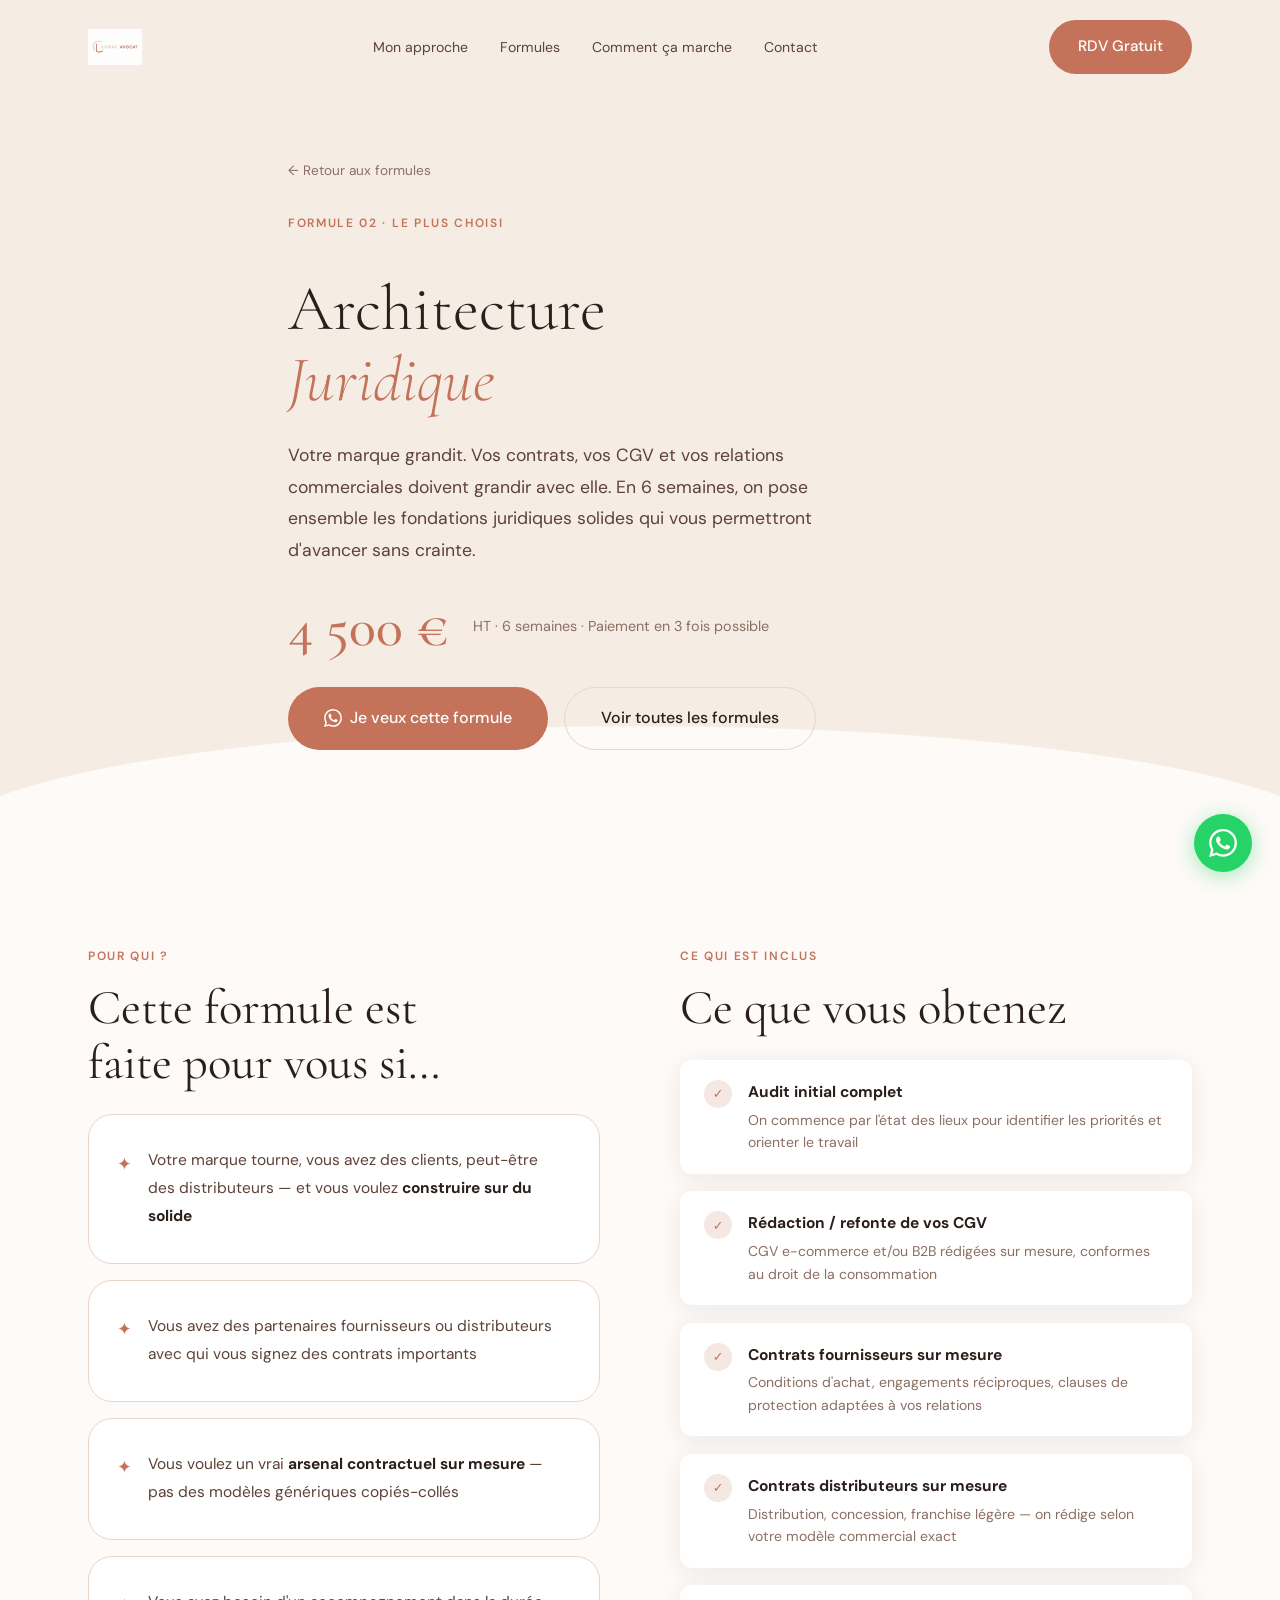
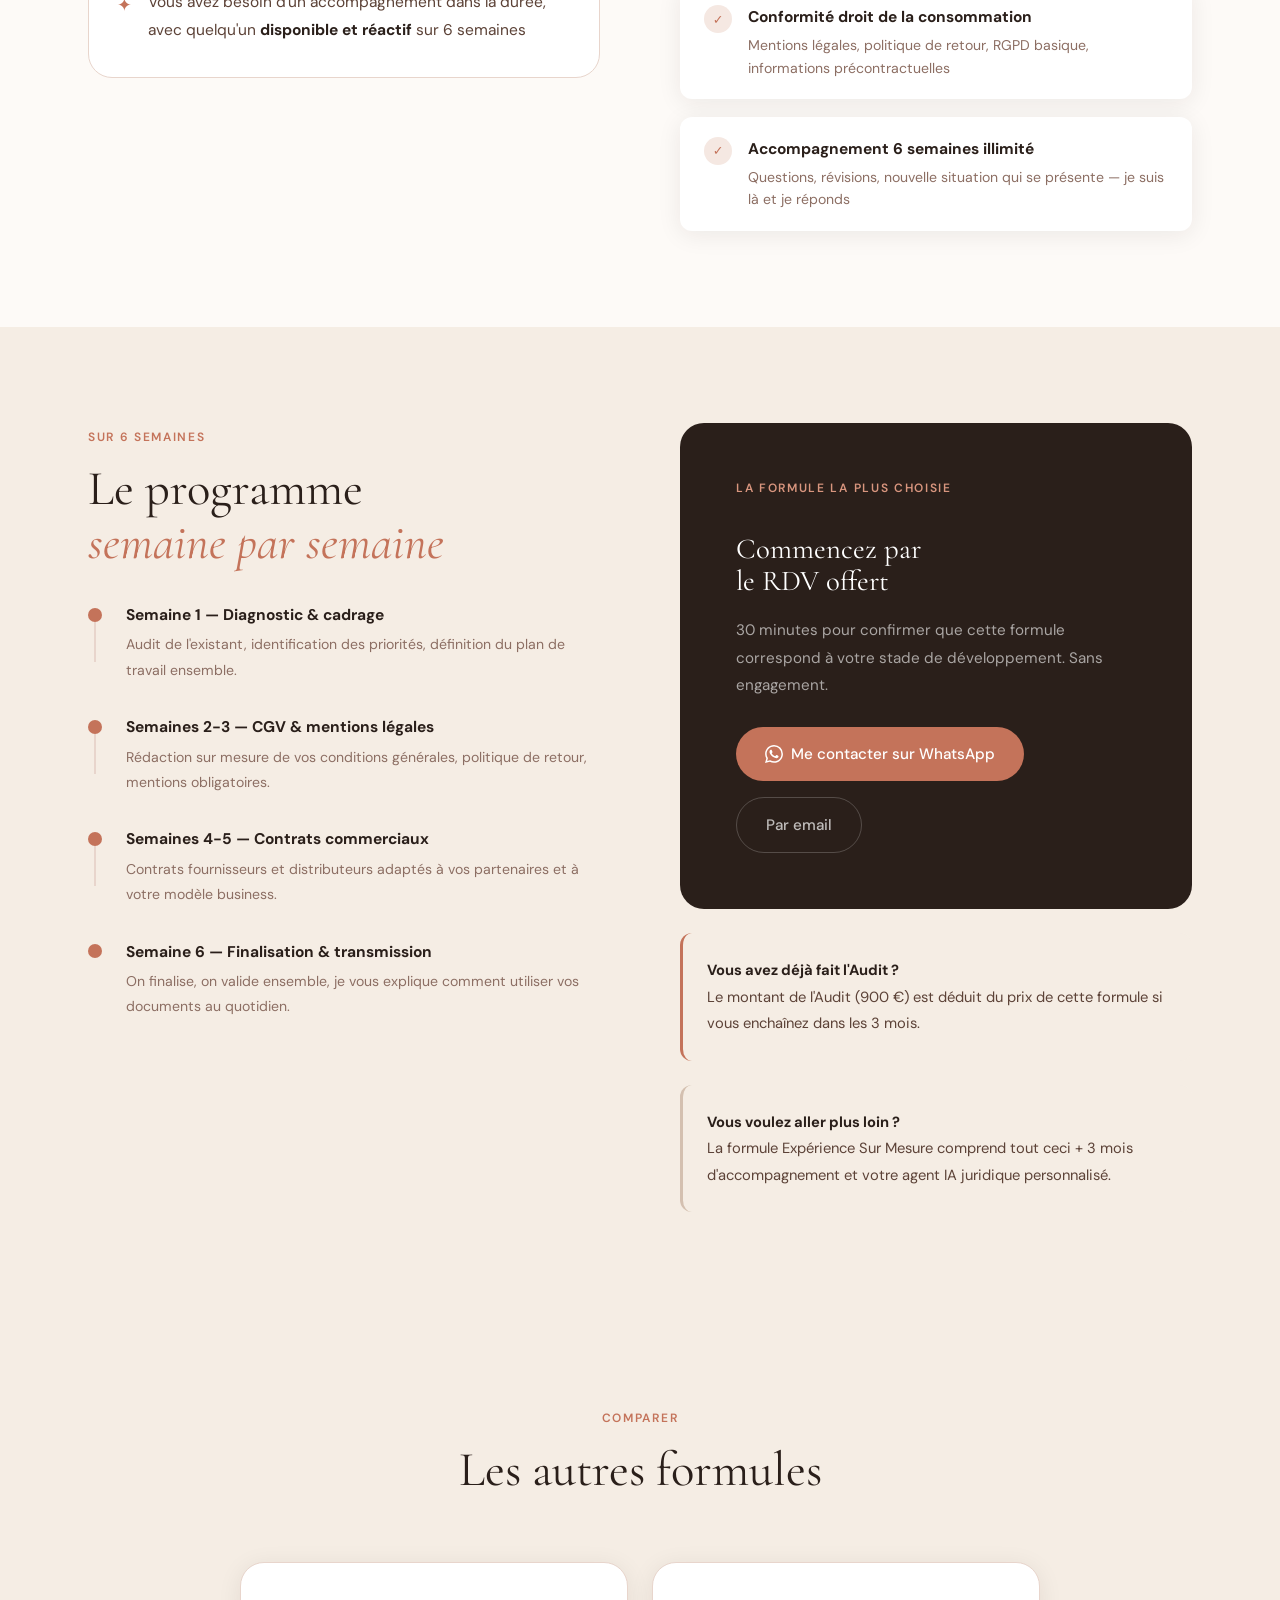
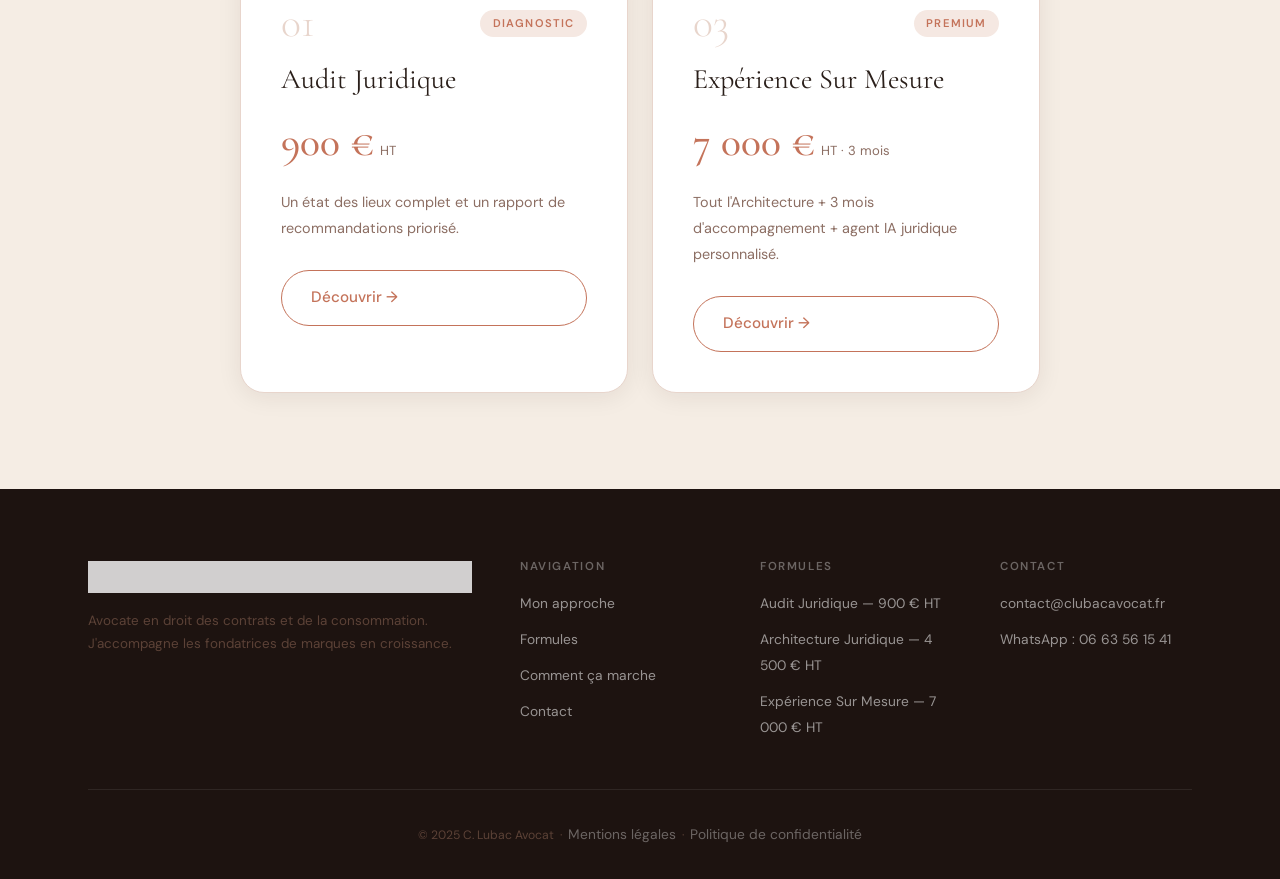
<file: architecture.html>
<!DOCTYPE html>
<html lang="fr">
<head>
  <!-- Google Tag Manager -->
  <script>(function(w,d,s,l,i){w[l]=w[l]||[];w[l].push({'gtm.start':
  new Date().getTime(),event:'gtm.js'});var f=d.getElementsByTagName(s)[0],
  j=d.createElement(s),dl=l!='dataLayer'?'&l='+l:'';j.async=true;j.src=
  'https://www.googletagmanager.com/gtm.js?id='+i+dl;f.parentNode.insertBefore(j,f);
  })(window,document,'script','dataLayer','GTM-5997PF2J');</script>
  <!-- End Google Tag Manager -->
  <meta charset="UTF-8">
  <meta name="viewport" content="width=device-width, initial-scale=1.0">
  <meta name="description" content="Architecture Juridique — 6 semaines pour construire les fondations solides de votre marque. CGV, contrats, conformité. Caroline Lubac Avocate. 4 500 € HT.">
  <title>Architecture Juridique — C. Lubac Avocat</title>
  <meta property="og:type" content="website">
  <meta property="og:url" content="https://lubacavocat.fr/architecture">
  <meta property="og:title" content="Architecture Juridique — C. Lubac Avocat">
  <meta property="og:description" content="6 semaines pour construire les fondations solides de votre marque : CGV, contrats, conformité. Caroline Lubac, avocate au Barreau de Paris. 4 500 € HT.">
  <meta property="og:image" content="https://lubacavocat.fr/caroline-lubac-avocat.jpg">
  <meta name="twitter:card" content="summary_large_image">
  <meta name="twitter:title" content="Architecture Juridique — C. Lubac Avocat">
  <meta name="twitter:description" content="6 semaines pour construire les fondations solides de votre marque : CGV, contrats, conformité. Caroline Lubac, avocate au Barreau de Paris. 4 500 € HT.">
  <link rel="canonical" href="https://lubacavocat.fr/architecture">
  <link rel="icon" type="image/png" href="favicon.png">
  <link rel="preconnect" href="https://fonts.googleapis.com">
  <link rel="preconnect" href="https://fonts.gstatic.com" crossorigin>
  <link href="https://fonts.googleapis.com/css2?family=Cormorant+Garamond:ital,wght@0,300;0,400;0,500;0,600;1,300;1,400&family=DM+Sans:opsz,wght@9..40,300;9..40,400;9..40,500;9..40,600&display=swap" rel="stylesheet">
  <link rel="stylesheet" href="style.css">
<!-- Google tag (gtag.js) -->
<script async src="https://www.googletagmanager.com/gtag/js?id=AW-18161264737"></script>
<script>
  window.dataLayer = window.dataLayer || [];
  function gtag(){dataLayer.push(arguments);}
  gtag('js', new Date());
  gtag('config', 'AW-18161264737');
</script>
</head>
<body>
  <!-- Google Tag Manager (noscript) -->
  <noscript><iframe src="https://www.googletagmanager.com/ns.html?id=GTM-5997PF2J"
  height="0" width="0" style="display:none;visibility:hidden"></iframe></noscript>
  <!-- End Google Tag Manager (noscript) -->

  <nav id="navbar">
    <div class="nav-container">
      <a href="/" class="nav-logo"><img src="navbar logo.png" alt="C. Lubac Avocat"></a>
      <ul class="nav-links">
        <li><a href="/#approche">Mon approche</a></li>
        <li><a href="/#formules">Formules</a></li>
        <li><a href="/#processus">Comment ça marche</a></li>
        <li><a href="/#contact">Contact</a></li>
      </ul>
      <a href="https://wa.me/33663561541?text=Bonjour%20Caroline%2C%20je%20suis%20int%C3%A9ress%C3%A9e%20par%20la%20formule%20Architecture%20Juridique." target="_blank" class="btn btn-primary nav-cta">RDV Gratuit</a>
      <button class="nav-toggle" id="navToggle" aria-label="Menu"><span></span><span></span><span></span></button>
    </div>
  </nav>
  <div class="nav-overlay" id="navOverlay">
    <a href="/#approche">Mon approche</a>
    <a href="/#formules">Formules</a>
    <a href="/#processus">Comment ça marche</a>
    <a href="/#contact">Contact</a>
    <a href="https://wa.me/33663561541" target="_blank" class="btn btn-primary" style="margin-top:1rem">RDV Gratuit</a>
  </div>

  <section class="page-hero">
    <div class="page-hero-inner">
      <a href="/#formules" class="back-link">← Retour aux formules</a>
      <span class="section-tag">Formule 02 · Le plus choisi</span>
      <h1 style="font-size:clamp(2.6rem,5vw,4.5rem);font-weight:300">Architecture<br><em>Juridique</em></h1>
      <p style="font-size:1.1rem;max-width:560px;color:var(--mid-dark)">
        Votre marque grandit. Vos contrats, vos CGV et vos relations commerciales doivent grandir avec elle. En 6 semaines, on pose ensemble les fondations juridiques solides qui vous permettront d'avancer sans crainte.
      </p>
      <div class="page-price-wrap">
        <span class="page-price">4 500 €</span>
        <span class="page-price-note">HT · 6 semaines · Paiement en 3 fois possible</span>
      </div>
      <div style="display:flex;gap:1rem;flex-wrap:wrap;margin-top:.5rem">
        <a href="https://wa.me/33663561541?text=Bonjour%20Caroline%2C%20je%20suis%20int%C3%A9ress%C3%A9e%20par%20la%20formule%20Architecture%20Juridique." target="_blank" class="btn btn-primary btn-large">
          <svg width="18" height="18" viewBox="0 0 24 24" fill="currentColor"><path d="M17.472 14.382c-.297-.149-1.758-.867-2.03-.967-.273-.099-.471-.148-.67.15-.197.297-.767.966-.94 1.164-.173.199-.347.223-.644.075-.297-.15-1.255-.463-2.39-1.475-.883-.788-1.48-1.761-1.653-2.059-.173-.297-.018-.458.13-.606.134-.133.298-.347.446-.52.149-.174.198-.298.298-.497.099-.198.05-.371-.025-.52-.075-.149-.669-1.612-.916-2.207-.242-.579-.487-.5-.669-.51-.173-.008-.371-.01-.57-.01-.198 0-.52.074-.792.372-.272.297-1.04 1.016-1.04 2.479 0 1.462 1.065 2.875 1.213 3.074.149.198 2.096 3.2 5.077 4.487.709.306 1.262.489 1.694.625.712.227 1.36.195 1.871.118.571-.085 1.758-.719 2.006-1.413.248-.694.248-1.289.173-1.413-.074-.124-.272-.198-.57-.347m-5.421 7.403h-.004a9.87 9.87 0 01-5.031-1.378l-.361-.214-3.741.982.998-3.648-.235-.374a9.86 9.86 0 01-1.51-5.26c.001-5.45 4.436-9.884 9.888-9.884 2.64 0 5.122 1.03 6.988 2.898a9.825 9.825 0 012.893 6.994c-.003 5.45-4.437 9.884-9.885 9.884m8.413-18.297A11.815 11.815 0 0012.05 0C5.495 0 .16 5.335.157 11.892c0 2.096.547 4.142 1.588 5.945L.057 24l6.305-1.654a11.882 11.882 0 005.683 1.448h.005c6.554 0 11.89-5.335 11.893-11.893a11.821 11.821 0 00-3.48-8.413z"/></svg>
          Je veux cette formule
        </a>
        <a href="/#formules" class="btn btn-secondary btn-large">Voir toutes les formules</a>
      </div>
    </div>
  </section>

  <section class="detail-section">
    <div class="container">
      <div class="detail-grid">
        <div class="fade-left">
          <span class="section-tag">Pour qui ?</span>
          <h2>Cette formule est<br>faite pour vous si…</h2>
          <div style="display:flex;flex-direction:column;gap:1rem;margin-top:1.5rem">
            <div class="pour-qui-card" style="box-shadow:none;border:1px solid var(--light-border)"><div class="card-icon">✦</div><p>Votre marque tourne, vous avez des clients, peut-être des distributeurs — et vous voulez <strong>construire sur du solide</strong></p></div>
            <div class="pour-qui-card" style="box-shadow:none;border:1px solid var(--light-border)"><div class="card-icon">✦</div><p>Vous avez des partenaires fournisseurs ou distributeurs avec qui vous signez des contrats importants</p></div>
            <div class="pour-qui-card" style="box-shadow:none;border:1px solid var(--light-border)"><div class="card-icon">✦</div><p>Vous voulez un vrai <strong>arsenal contractuel sur mesure</strong> — pas des modèles génériques copiés-collés</p></div>
            <div class="pour-qui-card" style="box-shadow:none;border:1px solid var(--light-border)"><div class="card-icon">✦</div><p>Vous avez besoin d'un accompagnement dans la durée, avec quelqu'un <strong>disponible et réactif</strong> sur 6 semaines</p></div>
          </div>
        </div>
        <div class="fade-right">
          <span class="section-tag">Ce qui est inclus</span>
          <h2>Ce que vous obtenez</h2>
          <div class="includes-list">
            <div class="includes-item"><div class="icheck">✓</div><div class="itext"><strong>Audit initial complet</strong><p>On commence par l'état des lieux pour identifier les priorités et orienter le travail</p></div></div>
            <div class="includes-item"><div class="icheck">✓</div><div class="itext"><strong>Rédaction / refonte de vos CGV</strong><p>CGV e-commerce et/ou B2B rédigées sur mesure, conformes au droit de la consommation</p></div></div>
            <div class="includes-item"><div class="icheck">✓</div><div class="itext"><strong>Contrats fournisseurs sur mesure</strong><p>Conditions d'achat, engagements réciproques, clauses de protection adaptées à vos relations</p></div></div>
            <div class="includes-item"><div class="icheck">✓</div><div class="itext"><strong>Contrats distributeurs sur mesure</strong><p>Distribution, concession, franchise légère — on rédige selon votre modèle commercial exact</p></div></div>
            <div class="includes-item"><div class="icheck">✓</div><div class="itext"><strong>Conformité droit de la consommation</strong><p>Mentions légales, politique de retour, RGPD basique, informations précontractuelles</p></div></div>
            <div class="includes-item"><div class="icheck">✓</div><div class="itext"><strong>Accompagnement 6 semaines illimité</strong><p>Questions, révisions, nouvelle situation qui se présente — je suis là et je réponds</p></div></div>
          </div>
        </div>
      </div>
    </div>
  </section>

  <section class="detail-section">
    <div class="container">
      <div class="detail-grid">
        <div class="fade-left">
          <span class="section-tag">Sur 6 semaines</span>
          <h2>Le programme<br><em>semaine par semaine</em></h2>
          <div class="timeline" style="margin-top:2rem">
            <div class="tl-item"><div class="tl-dot-col"><div class="tl-dot"></div><div class="tl-line"></div></div><div class="tl-content"><strong>Semaine 1 — Diagnostic &amp; cadrage</strong><p>Audit de l'existant, identification des priorités, définition du plan de travail ensemble.</p></div></div>
            <div class="tl-item"><div class="tl-dot-col"><div class="tl-dot"></div><div class="tl-line"></div></div><div class="tl-content"><strong>Semaines 2-3 — CGV &amp; mentions légales</strong><p>Rédaction sur mesure de vos conditions générales, politique de retour, mentions obligatoires.</p></div></div>
            <div class="tl-item"><div class="tl-dot-col"><div class="tl-dot"></div><div class="tl-line"></div></div><div class="tl-content"><strong>Semaines 4-5 — Contrats commerciaux</strong><p>Contrats fournisseurs et distributeurs adaptés à vos partenaires et à votre modèle business.</p></div></div>
            <div class="tl-item"><div class="tl-dot-col"><div class="tl-dot"></div></div><div class="tl-content"><strong>Semaine 6 — Finalisation &amp; transmission</strong><p>On finalise, on valide ensemble, je vous explique comment utiliser vos documents au quotidien.</p></div></div>
          </div>
        </div>
        <div class="fade-right" style="display:flex;flex-direction:column;gap:1.5rem">
          <div class="cta-block">
            <span class="section-tag">La formule la plus choisie</span>
            <h3>Commencez par<br>le RDV offert</h3>
            <p>30 minutes pour confirmer que cette formule correspond à votre stade de développement. Sans engagement.</p>
            <div class="cta-ctas">
              <a href="https://wa.me/33663561541?text=Bonjour%20Caroline%2C%20je%20suis%20int%C3%A9ress%C3%A9e%20par%20la%20formule%20Architecture%20Juridique." target="_blank" class="btn btn-primary">
                <svg width="18" height="18" viewBox="0 0 24 24" fill="currentColor"><path d="M17.472 14.382c-.297-.149-1.758-.867-2.03-.967-.273-.099-.471-.148-.67.15-.197.297-.767.966-.94 1.164-.173.199-.347.223-.644.075-.297-.15-1.255-.463-2.39-1.475-.883-.788-1.48-1.761-1.653-2.059-.173-.297-.018-.458.13-.606.134-.133.298-.347.446-.52.149-.174.198-.298.298-.497.099-.198.05-.371-.025-.52-.075-.149-.669-1.612-.916-2.207-.242-.579-.487-.5-.669-.51-.173-.008-.371-.01-.57-.01-.198 0-.52.074-.792.372-.272.297-1.04 1.016-1.04 2.479 0 1.462 1.065 2.875 1.213 3.074.149.198 2.096 3.2 5.077 4.487.709.306 1.262.489 1.694.625.712.227 1.36.195 1.871.118.571-.085 1.758-.719 2.006-1.413.248-.694.248-1.289.173-1.413-.074-.124-.272-.198-.57-.347m-5.421 7.403h-.004a9.87 9.87 0 01-5.031-1.378l-.361-.214-3.741.982.998-3.648-.235-.374a9.86 9.86 0 01-1.51-5.26c.001-5.45 4.436-9.884 9.888-9.884 2.64 0 5.122 1.03 6.988 2.898a9.825 9.825 0 012.893 6.994c-.003 5.45-4.437 9.884-9.885 9.884m8.413-18.297A11.815 11.815 0 0012.05 0C5.495 0 .16 5.335.157 11.892c0 2.096.547 4.142 1.588 5.945L.057 24l6.305-1.654a11.882 11.882 0 005.683 1.448h.005c6.554 0 11.89-5.335 11.893-11.893a11.821 11.821 0 00-3.48-8.413z"/></svg>
                Me contacter sur WhatsApp
              </a>
              <a href="mailto:contact@clubacavocat.fr" class="btn btn-secondary" style="border-color:rgba(255,255,255,.2);color:rgba(255,255,255,.7)">Par email</a>
            </div>
          </div>
          <div style="background:var(--cream);border-radius:var(--radius);padding:1.5rem;border-left:3px solid var(--terracotta)">
            <p style="font-size:.92rem;color:var(--mid-dark)"><strong style="color:var(--dark)">Vous avez déjà fait l'Audit ?</strong><br>Le montant de l'Audit (900 €) est déduit du prix de cette formule si vous enchaînez dans les 3 mois.</p>
          </div>
          <div style="background:var(--cream);border-radius:var(--radius);padding:1.5rem;border-left:3px solid var(--sand)">
            <p style="font-size:.92rem;color:var(--mid-dark)"><strong style="color:var(--dark)">Vous voulez aller plus loin ?</strong><br>La formule Expérience Sur Mesure comprend tout ceci + 3 mois d'accompagnement et votre agent IA juridique personnalisé.</p>
          </div>
        </div>
      </div>
    </div>
  </section>

  <section class="detail-section" style="background:var(--cream)">
    <div class="container">
      <div class="section-intro fade-up"><span class="section-tag">Comparer</span><h2>Les autres formules</h2></div>
      <div style="display:grid;grid-template-columns:repeat(auto-fit,minmax(280px,1fr));gap:1.5rem;max-width:800px;margin:0 auto">
        <div class="formule-card fade-up">
          <div class="fheader"><span class="fnum">01</span><span class="ftag">Diagnostic</span></div>
          <h3>Audit Juridique</h3>
          <div class="price-wrap"><span class="price">900 €</span><span class="price-suffix">HT</span></div>
          <p style="font-size:.9rem;color:var(--mid)">Un état des lieux complet et un rapport de recommandations priorisé.</p>
          <a href="audit" class="btn btn-outline" style="margin-top:.5rem">Découvrir →</a>
        </div>
        <div class="formule-card fade-up">
          <div class="fheader"><span class="fnum">03</span><span class="ftag">Premium</span></div>
          <h3>Expérience Sur Mesure</h3>
          <div class="price-wrap"><span class="price">7 000 €</span><span class="price-suffix">HT · 3 mois</span></div>
          <p style="font-size:.9rem;color:var(--mid)">Tout l'Architecture + 3 mois d'accompagnement + agent IA juridique personnalisé.</p>
          <a href="experience" class="btn btn-outline" style="margin-top:.5rem">Découvrir →</a>
        </div>
      </div>
    </div>
  </section>

  <footer>
    <div class="container">
      <div class="footer-grid">
        <div class="footer-brand"><img src="navbar logo.png" alt="C. Lubac Avocat"><p>Avocate en droit des contrats et de la consommation. J'accompagne les fondatrices de marques en croissance.</p></div>
        <div><h4>Navigation</h4><ul><li><a href="/#approche">Mon approche</a></li><li><a href="/#formules">Formules</a></li><li><a href="/#processus">Comment ça marche</a></li><li><a href="/#contact">Contact</a></li></ul></div>
        <div><h4>Formules</h4><ul><li><a href="audit">Audit Juridique — 900 € HT</a></li><li><a href="architecture">Architecture Juridique — 4 500 € HT</a></li><li><a href="experience">Expérience Sur Mesure — 7 000 € HT</a></li></ul></div>
        <div><h4>Contact</h4><ul><li><a href="mailto:contact@clubacavocat.fr">contact@clubacavocat.fr</a></li><li><a href="https://wa.me/33663561541" target="_blank">WhatsApp : 06 63 56 15 41</a></li></ul></div>
      </div>
      <div class="footer-bottom"><p>© 2025 C. Lubac Avocat &nbsp;·&nbsp; <a href="#">Mentions légales</a> &nbsp;·&nbsp; <a href="#">Politique de confidentialité</a></p></div>
    </div>
  </footer>

  <a href="https://wa.me/33663561541?text=Bonjour%20Caroline%2C%20je%20suis%20int%C3%A9ress%C3%A9e%20par%20la%20formule%20Architecture%20Juridique." target="_blank" class="wa-float" aria-label="WhatsApp">
    <svg viewBox="0 0 24 24" fill="#fff"><path d="M17.472 14.382c-.297-.149-1.758-.867-2.03-.967-.273-.099-.471-.148-.67.15-.197.297-.767.966-.94 1.164-.173.199-.347.223-.644.075-.297-.15-1.255-.463-2.39-1.475-.883-.788-1.48-1.761-1.653-2.059-.173-.297-.018-.458.13-.606.134-.133.298-.347.446-.52.149-.174.198-.298.298-.497.099-.198.05-.371-.025-.52-.075-.149-.669-1.612-.916-2.207-.242-.579-.487-.5-.669-.51-.173-.008-.371-.01-.57-.01-.198 0-.52.074-.792.372-.272.297-1.04 1.016-1.04 2.479 0 1.462 1.065 2.875 1.213 3.074.149.198 2.096 3.2 5.077 4.487.709.306 1.262.489 1.694.625.712.227 1.36.195 1.871.118.571-.085 1.758-.719 2.006-1.413.248-.694.248-1.289.173-1.413-.074-.124-.272-.198-.57-.347m-5.421 7.403h-.004a9.87 9.87 0 01-5.031-1.378l-.361-.214-3.741.982.998-3.648-.235-.374a9.86 9.86 0 01-1.51-5.26c.001-5.45 4.436-9.884 9.888-9.884 2.64 0 5.122 1.03 6.988 2.898a9.825 9.825 0 012.893 6.994c-.003 5.45-4.437 9.884-9.885 9.884m8.413-18.297A11.815 11.815 0 0012.05 0C5.495 0 .16 5.335.157 11.892c0 2.096.547 4.142 1.588 5.945L.057 24l6.305-1.654a11.882 11.882 0 005.683 1.448h.005c6.554 0 11.89-5.335 11.893-11.893a11.821 11.821 0 00-3.48-8.413z"/></svg>
  </a>

  <script src="script.js"></script>
</body>
</html>
</file>
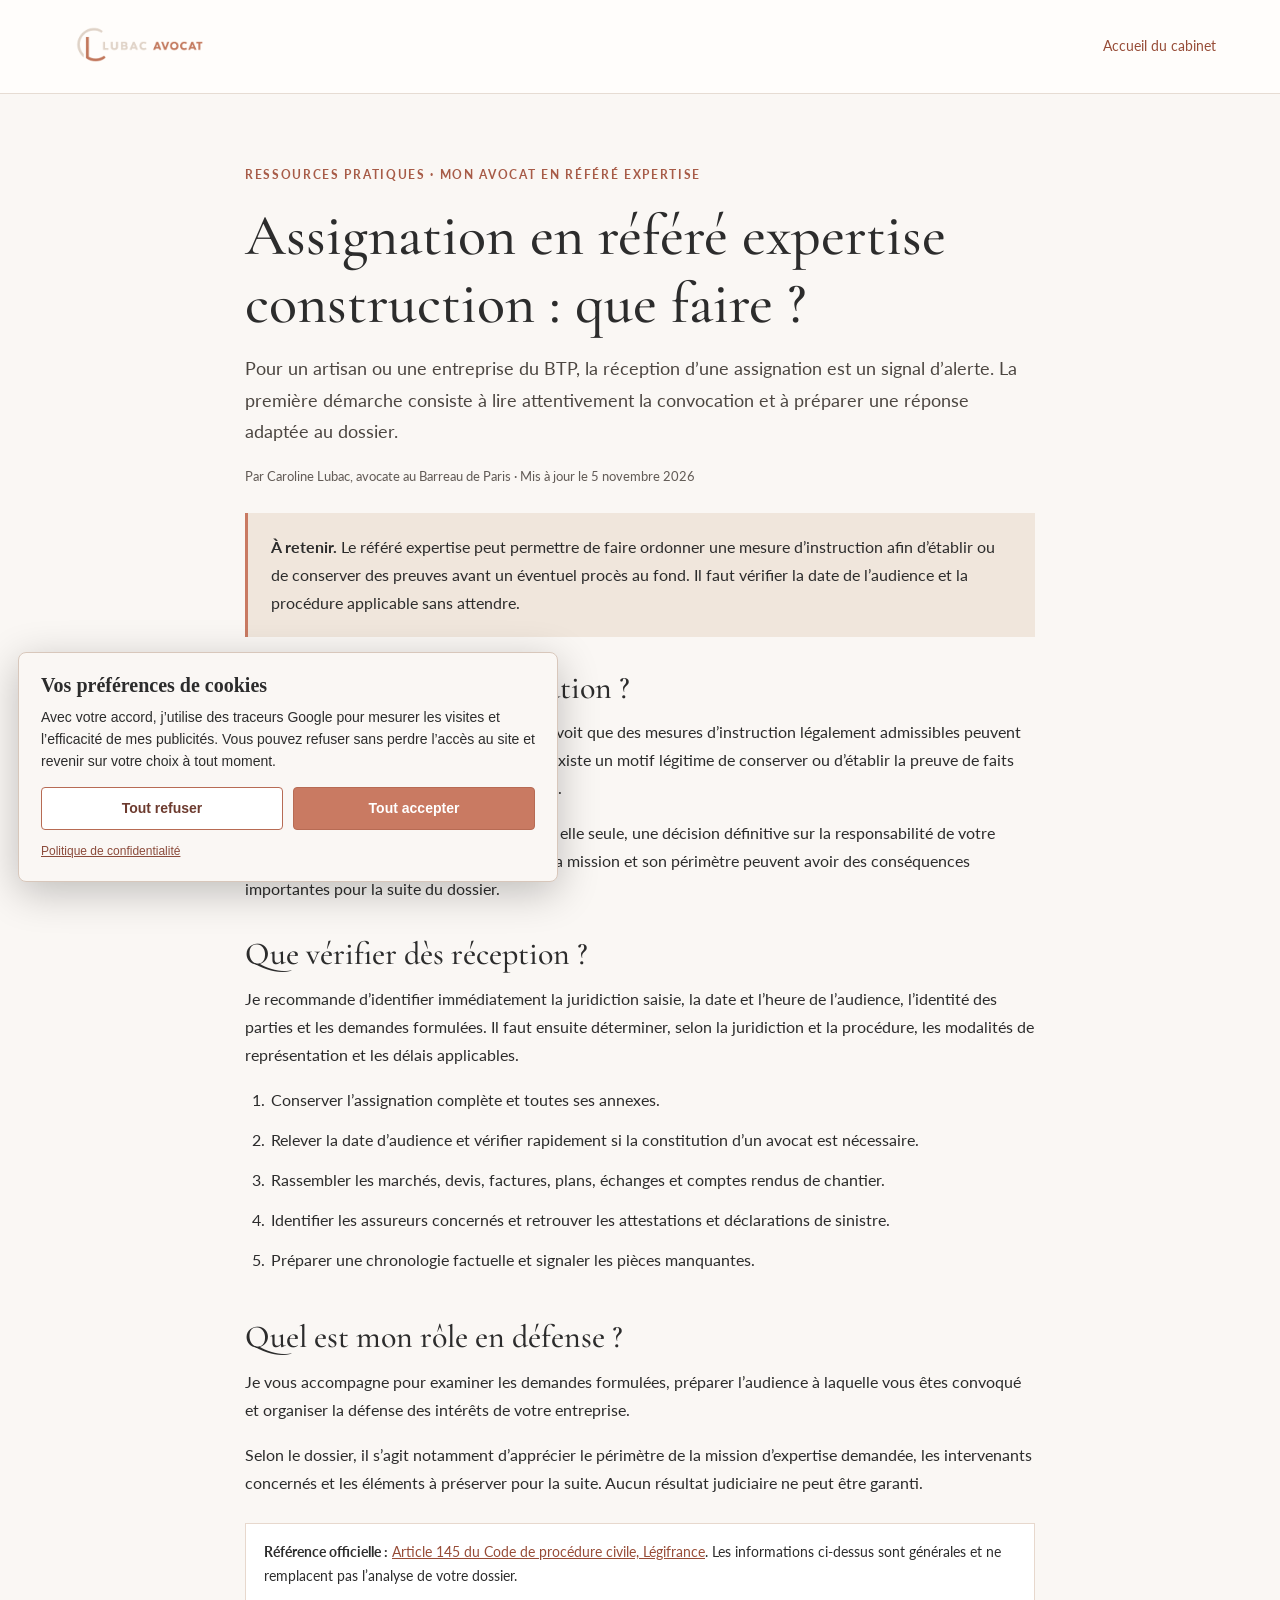
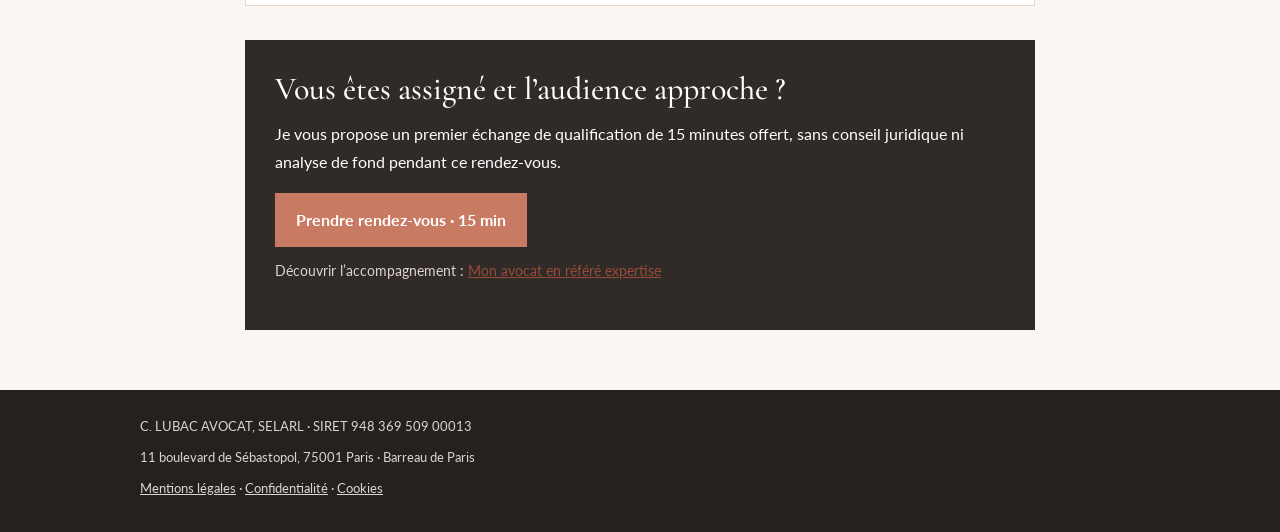
<file: assignation-refere-expertise-que-faire.html>
<!DOCTYPE html>
<html lang="fr"><head><meta charset="UTF-8"><meta name="viewport" content="width=device-width, initial-scale=1">
<title>Assignation en référé expertise construction : que faire ? | Caroline Lubac</title><meta name="description" content="Vous avez reçu une assignation en référé expertise construction ? Les premières vérifications à effectuer et les pièces à rassembler pour préparer votre défense."><link rel="canonical" href="https://lubacavocat.fr/assignation-refere-expertise-que-faire.html">
<meta property="og:type" content="article"><meta property="og:title" content="Assignation en référé expertise construction : que faire ? | Caroline Lubac"><meta property="og:description" content="Vous avez reçu une assignation en référé expertise construction ? Les premières vérifications à effectuer et les pièces à rassembler pour préparer votre défense."><meta property="og:url" content="https://lubacavocat.fr/assignation-refere-expertise-que-faire.html">
<link rel="icon" href="favicon.png" type="image/png"><link rel="preconnect" href="https://fonts.googleapis.com"><link rel="preconnect" href="https://fonts.gstatic.com" crossorigin>
<link href="https://fonts.googleapis.com/css2?family=Cormorant+Garamond:wght@400;500;600&family=Lato:wght@400;700&display=swap" rel="stylesheet">
<script type="application/ld+json">{"@context":"https://schema.org","@graph":[{"@type":"WebPage","@id":"https://lubacavocat.fr/assignation-refere-expertise-que-faire.html#page","name":"Assignation en référé expertise construction : que faire ? | Caroline Lubac","url":"https://lubacavocat.fr/assignation-refere-expertise-que-faire.html","about":{"@id":"https://lubacavocat.fr/#cabinet"}},{"@type":"Article","@id":"https://lubacavocat.fr/assignation-refere-expertise-que-faire.html#article","headline":"Assignation en référé expertise construction : que faire ?","description":"Vous avez reçu une assignation en référé expertise construction ? Les premières vérifications à effectuer et les pièces à rassembler pour préparer votre défense.","mainEntityOfPage":"https://lubacavocat.fr/assignation-refere-expertise-que-faire.html","author":{"@type":"Person","name":"Caroline Lubac","jobTitle":"Avocate"},"publisher":{"@id":"https://lubacavocat.fr/#cabinet"},"datePublished":"2026-11-05","dateModified":"2026-11-05","inLanguage":"fr-FR"}]}</script>
<style>:root{--bg:#FAF7F4;--terracotta:#C97A62;--beige:#F0E6DC;--charcoal:#2C2C2C;--muted:#625b56}*{box-sizing:border-box}html{font-size:16px;scroll-behavior:smooth}body{margin:0;background:var(--bg);color:var(--charcoal);font:400 16px/1.75 'Lato',Arial,sans-serif}header{border-bottom:1px solid #e6dcd3;background:#fffdfb;padding:18px max(5%,22px);display:flex;align-items:center;justify-content:space-between;gap:12px}header img{height:49px;max-width:150px;object-fit:contain}a{color:#974c37}header a{text-decoration:none;font-size:14px}.wrap{width:min(790px,88%);margin:auto}main{padding:clamp(35px,7vw,70px) 0 60px}h1,h2,h3{font-family:'Cormorant Garamond',Georgia,serif;font-weight:500;line-height:1.18}h1{font-size:clamp(36px,6vw,58px);margin:15px 0}h2{font-size:clamp(26px,4vw,32px);margin:32px 0 12px}p{margin:0 0 17px}.eyebrow{color:#a75b47;letter-spacing:.14em;text-transform:uppercase;font-weight:700;font-size:12px}.lead{font-size:18px;color:#4c4641}.meta{font-size:13px;color:#625b56;margin:14px 0 25px}.answer{padding:20px 23px;background:var(--beige);border-left:3px solid var(--terracotta);margin:24px 0}.answer p:last-child{margin:0}.steps{padding-left:24px}.steps li{padding:0 0 12px 2px}.source{font-size:14px;background:#fff;border:1px solid #e7d8cd;padding:16px 18px;margin:26px 0}.cta{background:#302b29;color:#fff;padding:30px;margin-top:34px}.cta h2{margin:0 0 12px;color:#fff}.cta a.button{display:inline-block;background:var(--terracotta);color:#fff;text-decoration:none;padding:13px 21px;font-weight:700;min-height:48px}.small{font-size:14px;color:#ddd4cf;margin-top:12px}footer{background:#25211f;color:#ddd4cf;padding:25px max(5%,22px);font-size:13px}footer a{color:#ddd4cf}footer .wrap{width:100%;max-width:1000px}footer p{margin-bottom:8px}@media(max-width:600px){header img{height:42px}.cta{padding:23px}main{padding-top:35px}}</style></head><body>
<header><a href="/" aria-label="Accueil LUBAC AVOCAT"><img src="navbar-logo-transparent.png" alt="LUBAC AVOCAT"></a><a href="/">Accueil du cabinet</a></header>
<main class="wrap"><p class="eyebrow">Ressources pratiques · Mon avocat en référé expertise</p>
<h1>Assignation en référé expertise construction : que faire ?</h1><p class="lead">Pour un artisan ou une entreprise du BTP, la réception d’une assignation est un signal d’alerte. La première démarche consiste à lire attentivement la convocation et à préparer une réponse adaptée au dossier.</p><p class="meta">Par Caroline Lubac, avocate au Barreau de Paris · Mis à jour le 5 novembre 2026</p>
<div class="answer"><p><strong>À retenir.</strong> Le référé expertise peut permettre de faire ordonner une mesure d’instruction afin d’établir ou de conserver des preuves avant un éventuel procès au fond. Il faut vérifier la date de l’audience et la procédure applicable sans attendre.</p></div>
<section><h2>Que signifie cette assignation ?</h2><p>L’article 145 du Code de procédure civile prévoit que des mesures d’instruction légalement admissibles peuvent être ordonnées, avant tout procès, lorsqu’il existe un motif légitime de conserver ou d’établir la preuve de faits dont pourrait dépendre la solution d’un litige.</p><p>Une demande d’expertise ne constitue pas, à elle seule, une décision définitive sur la responsabilité de votre entreprise. Toutefois, la mesure demandée, sa mission et son périmètre peuvent avoir des conséquences importantes pour la suite du dossier.</p></section>
<section><h2>Que vérifier dès réception ?</h2><p>Je recommande d’identifier immédiatement la juridiction saisie, la date et l’heure de l’audience, l’identité des parties et les demandes formulées. Il faut ensuite déterminer, selon la juridiction et la procédure, les modalités de représentation et les délais applicables.</p><ol class="steps"><li>Conserver l’assignation complète et toutes ses annexes.</li><li>Relever la date d’audience et vérifier rapidement si la constitution d’un avocat est nécessaire.</li><li>Rassembler les marchés, devis, factures, plans, échanges et comptes rendus de chantier.</li><li>Identifier les assureurs concernés et retrouver les attestations et déclarations de sinistre.</li><li>Préparer une chronologie factuelle et signaler les pièces manquantes.</li></ol></section>
<section><h2>Quel est mon rôle en défense ?</h2><p>Je vous accompagne pour examiner les demandes formulées, préparer l’audience à laquelle vous êtes convoqué et organiser la défense des intérêts de votre entreprise.</p><p>Selon le dossier, il s’agit notamment d’apprécier le périmètre de la mission d’expertise demandée, les intervenants concernés et les éléments à préserver pour la suite. Aucun résultat judiciaire ne peut être garanti.</p></section>
<div class="source"><strong>Référence officielle :</strong> <a href="https://www.legifrance.gouv.fr/codes/article_lc/LEGIARTI000051869339/2026-07-16" target="_blank" rel="noopener noreferrer">Article 145 du Code de procédure civile, Légifrance</a>. Les informations ci-dessus sont générales et ne remplacent pas l’analyse de votre dossier.</div>
<section class="cta"><h2>Vous êtes assigné et l’audience approche ?</h2><p>Je vous propose un premier échange de qualification de 15 minutes offert, sans conseil juridique ni analyse de fond pendant ce rendez-vous.</p>
<a class="button" href="https://calendly.com/contact-lubacavocat/15min" rel="noopener noreferrer" target="_blank">Prendre rendez-vous · 15 min</a>
<p class="small">Découvrir l’accompagnement : <a href="contentieux-btp.html">Mon avocat en référé expertise</a></p></section>
</main><footer><div class="wrap"><p>C. LUBAC AVOCAT, SELARL · SIRET 948 369 509 00013</p><p>11 boulevard de Sébastopol, 75001 Paris · Barreau de Paris</p><p><a href="mentions-legales.html">Mentions légales</a> · <a href="rgpd.html">Confidentialité</a> · <a href="#" class="lubac-manage-cookies">Cookies</a></p></div></footer>
<script defer src="cookies-consent.js"></script></body></html>
</file>
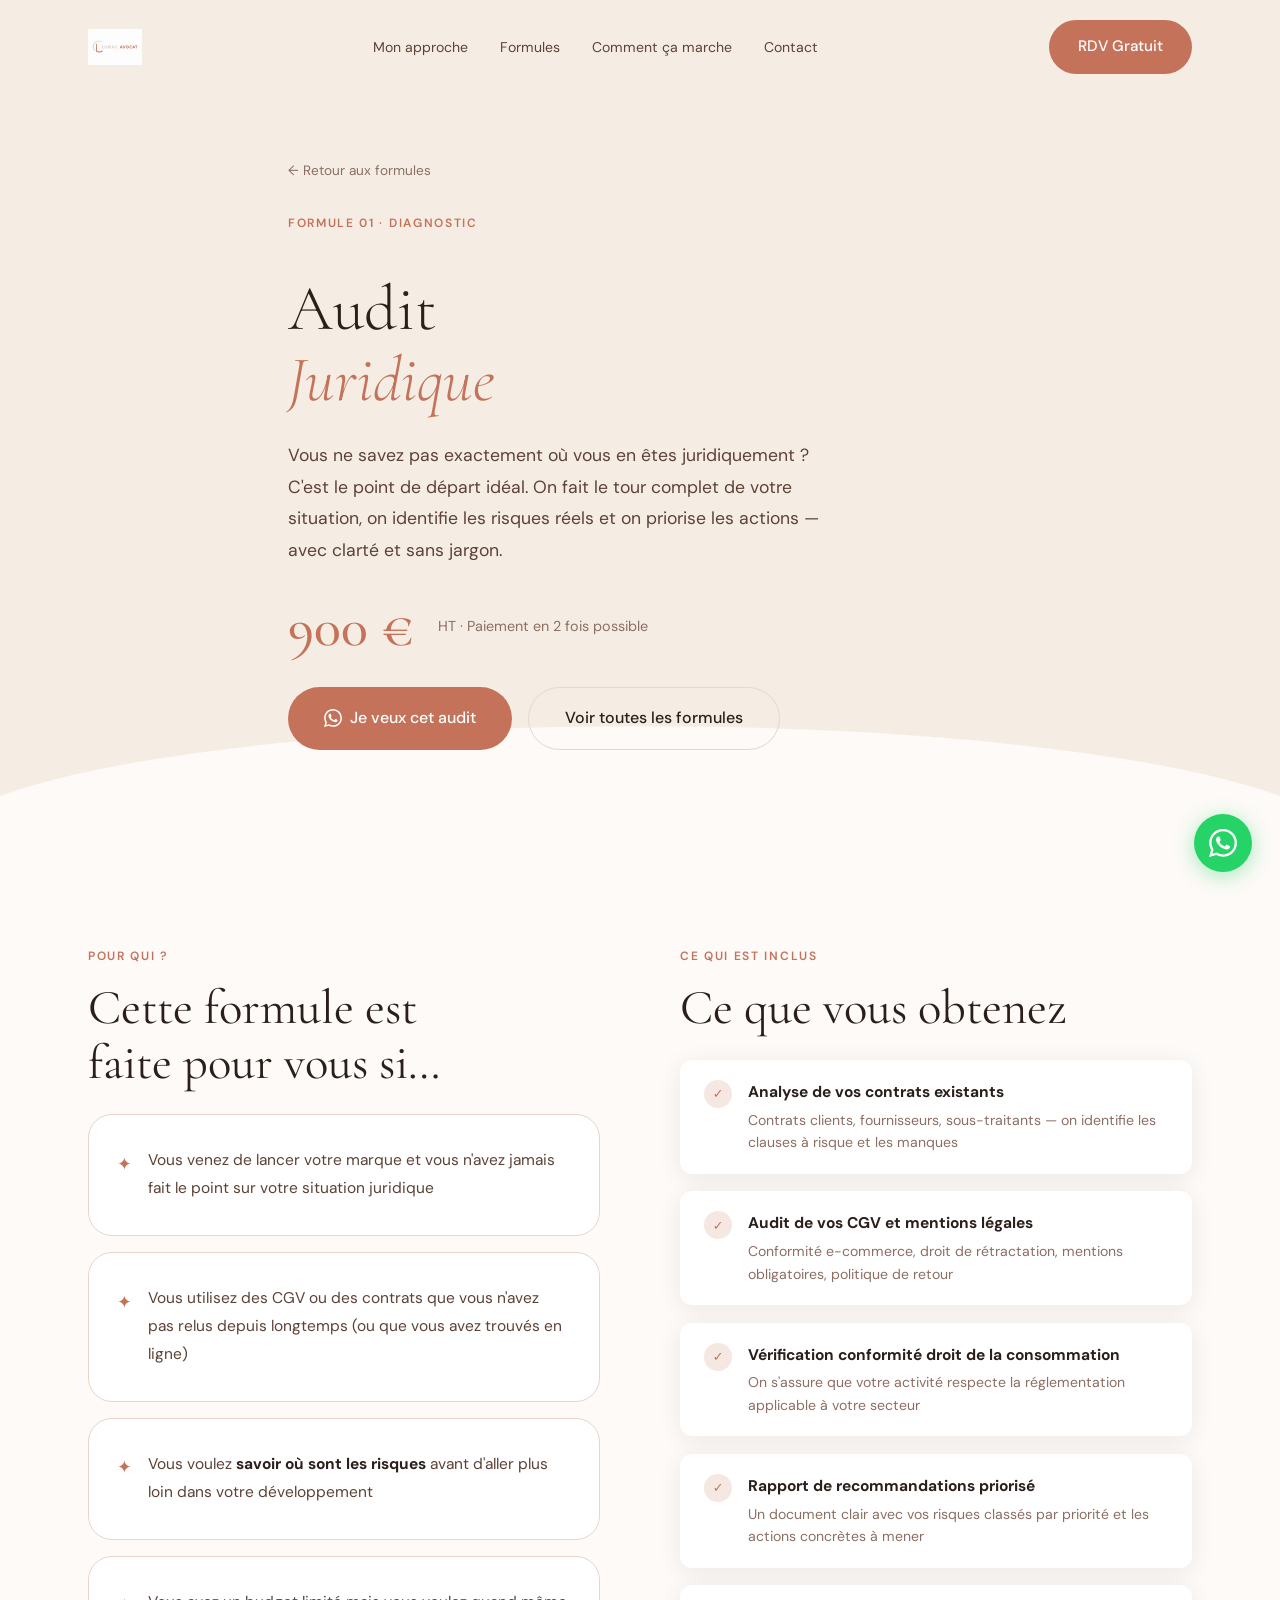
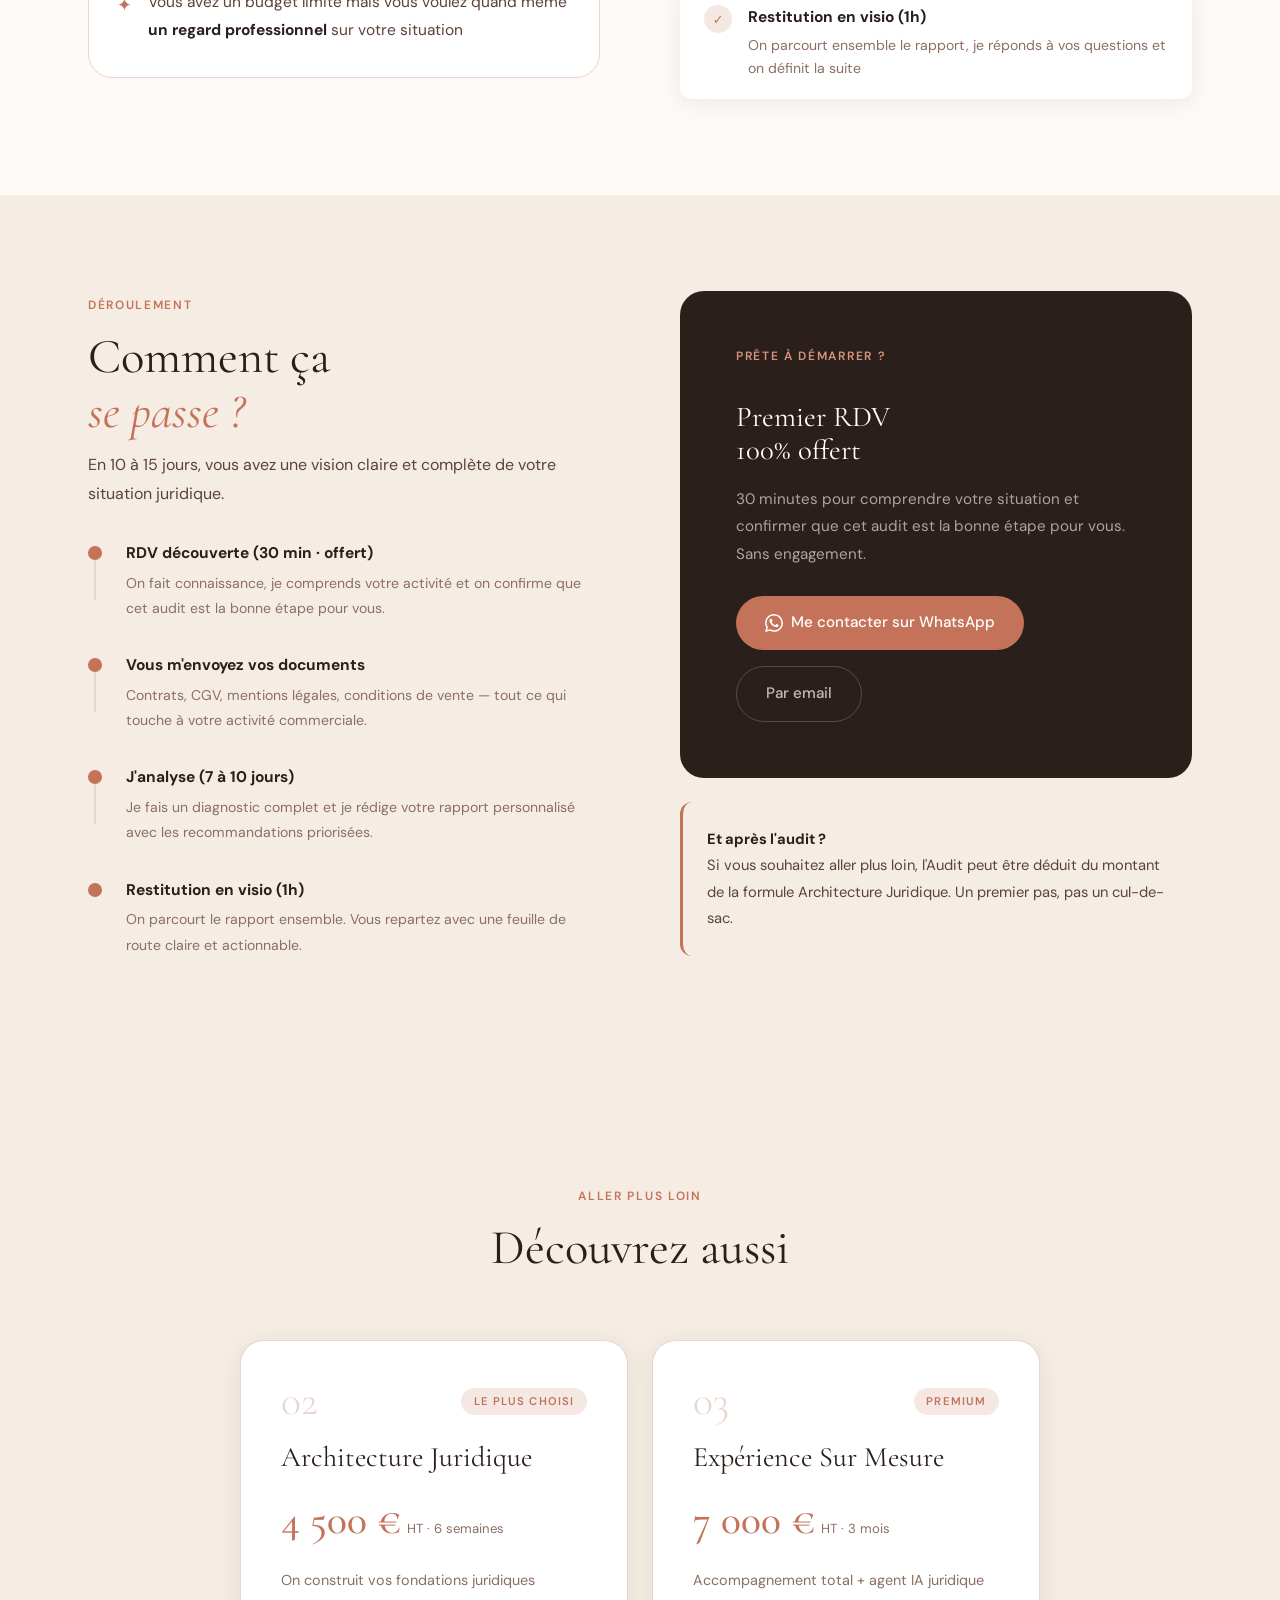
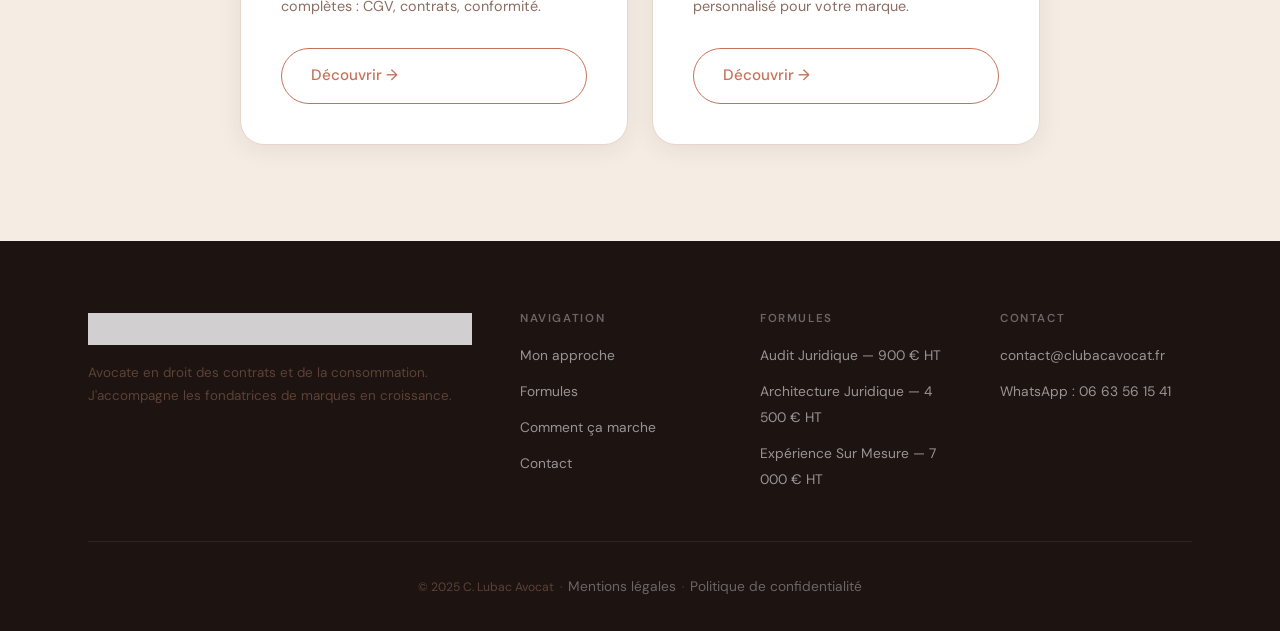
<file: audit.html>
<!DOCTYPE html>
<html lang="fr">
<head>
  <!-- Google Tag Manager -->
  <script>(function(w,d,s,l,i){w[l]=w[l]||[];w[l].push({'gtm.start':
  new Date().getTime(),event:'gtm.js'});var f=d.getElementsByTagName(s)[0],
  j=d.createElement(s),dl=l!='dataLayer'?'&l='+l:'';j.async=true;j.src=
  'https://www.googletagmanager.com/gtm.js?id='+i+dl;f.parentNode.insertBefore(j,f);
  })(window,document,'script','dataLayer','GTM-5997PF2J');</script>
  <!-- End Google Tag Manager -->
  <meta charset="UTF-8">
  <meta name="viewport" content="width=device-width, initial-scale=1.0">
  <meta name="description" content="Audit juridique pour fondatrices de marques — Caroline Lubac Avocate. Diagnostic complet de votre situation : contrats, CGV, conformité. 900 € HT.">
  <title>Audit Juridique — C. Lubac Avocat</title>
  <meta property="og:type" content="website">
  <meta property="og:url" content="https://lubacavocat.fr/audit">
  <meta property="og:title" content="Audit Juridique — C. Lubac Avocat">
  <meta property="og:description" content="Diagnostic complet de votre situation juridique : contrats, CGV, conformité. Caroline Lubac, avocate au Barreau de Paris. 900 € HT.">
  <meta property="og:image" content="https://lubacavocat.fr/caroline-lubac-avocat.jpg">
  <meta name="twitter:card" content="summary_large_image">
  <meta name="twitter:title" content="Audit Juridique — C. Lubac Avocat">
  <meta name="twitter:description" content="Diagnostic complet de votre situation juridique : contrats, CGV, conformité. Caroline Lubac, avocate au Barreau de Paris. 900 € HT.">
  <link rel="canonical" href="https://lubacavocat.fr/audit">
  <link rel="icon" type="image/png" href="favicon.png">
  <link rel="preconnect" href="https://fonts.googleapis.com">
  <link rel="preconnect" href="https://fonts.gstatic.com" crossorigin>
  <link href="https://fonts.googleapis.com/css2?family=Cormorant+Garamond:ital,wght@0,300;0,400;0,500;0,600;1,300;1,400&family=DM+Sans:opsz,wght@9..40,300;9..40,400;9..40,500;9..40,600&display=swap" rel="stylesheet">
  <link rel="stylesheet" href="style.css">
<!-- Google tag (gtag.js) -->
<script async src="https://www.googletagmanager.com/gtag/js?id=AW-18161264737"></script>
<script>
  window.dataLayer = window.dataLayer || [];
  function gtag(){dataLayer.push(arguments);}
  gtag('js', new Date());
  gtag('config', 'AW-18161264737');
</script>
</head>
<body>
  <!-- Google Tag Manager (noscript) -->
  <noscript><iframe src="https://www.googletagmanager.com/ns.html?id=GTM-5997PF2J"
  height="0" width="0" style="display:none;visibility:hidden"></iframe></noscript>
  <!-- End Google Tag Manager (noscript) -->

  <nav id="navbar">
    <div class="nav-container">
      <a href="/" class="nav-logo"><img src="navbar logo.png" alt="C. Lubac Avocat"></a>
      <ul class="nav-links">
        <li><a href="/#approche">Mon approche</a></li>
        <li><a href="/#formules">Formules</a></li>
        <li><a href="/#processus">Comment ça marche</a></li>
        <li><a href="/#contact">Contact</a></li>
      </ul>
      <a href="https://wa.me/33663561541?text=Bonjour%20Caroline%2C%20je%20suis%20int%C3%A9ress%C3%A9e%20par%20la%20formule%20Audit%20Juridique." target="_blank" class="btn btn-primary nav-cta">RDV Gratuit</a>
      <button class="nav-toggle" id="navToggle" aria-label="Menu"><span></span><span></span><span></span></button>
    </div>
  </nav>
  <div class="nav-overlay" id="navOverlay">
    <a href="/#approche">Mon approche</a>
    <a href="/#formules">Formules</a>
    <a href="/#processus">Comment ça marche</a>
    <a href="/#contact">Contact</a>
    <a href="https://wa.me/33663561541" target="_blank" class="btn btn-primary" style="margin-top:1rem">RDV Gratuit</a>
  </div>

  <section class="page-hero">
    <div class="page-hero-inner">
      <a href="/#formules" class="back-link">← Retour aux formules</a>
      <span class="section-tag">Formule 01 · Diagnostic</span>
      <h1 style="font-size:clamp(2.6rem,5vw,4.5rem);font-weight:300">Audit<br><em>Juridique</em></h1>
      <p style="font-size:1.1rem;max-width:560px;color:var(--mid-dark)">
        Vous ne savez pas exactement où vous en êtes juridiquement ? C'est le point de départ idéal. On fait le tour complet de votre situation, on identifie les risques réels et on priorise les actions — avec clarté et sans jargon.
      </p>
      <div class="page-price-wrap">
        <span class="page-price">900 €</span>
        <span class="page-price-note">HT · Paiement en 2 fois possible</span>
      </div>
      <div style="display:flex;gap:1rem;flex-wrap:wrap;margin-top:.5rem">
        <a href="https://wa.me/33663561541?text=Bonjour%20Caroline%2C%20je%20suis%20int%C3%A9ress%C3%A9e%20par%20la%20formule%20Audit%20Juridique." target="_blank" class="btn btn-primary btn-large">
          <svg width="18" height="18" viewBox="0 0 24 24" fill="currentColor"><path d="M17.472 14.382c-.297-.149-1.758-.867-2.03-.967-.273-.099-.471-.148-.67.15-.197.297-.767.966-.94 1.164-.173.199-.347.223-.644.075-.297-.15-1.255-.463-2.39-1.475-.883-.788-1.48-1.761-1.653-2.059-.173-.297-.018-.458.13-.606.134-.133.298-.347.446-.52.149-.174.198-.298.298-.497.099-.198.05-.371-.025-.52-.075-.149-.669-1.612-.916-2.207-.242-.579-.487-.5-.669-.51-.173-.008-.371-.01-.57-.01-.198 0-.52.074-.792.372-.272.297-1.04 1.016-1.04 2.479 0 1.462 1.065 2.875 1.213 3.074.149.198 2.096 3.2 5.077 4.487.709.306 1.262.489 1.694.625.712.227 1.36.195 1.871.118.571-.085 1.758-.719 2.006-1.413.248-.694.248-1.289.173-1.413-.074-.124-.272-.198-.57-.347m-5.421 7.403h-.004a9.87 9.87 0 01-5.031-1.378l-.361-.214-3.741.982.998-3.648-.235-.374a9.86 9.86 0 01-1.51-5.26c.001-5.45 4.436-9.884 9.888-9.884 2.64 0 5.122 1.03 6.988 2.898a9.825 9.825 0 012.893 6.994c-.003 5.45-4.437 9.884-9.885 9.884m8.413-18.297A11.815 11.815 0 0012.05 0C5.495 0 .16 5.335.157 11.892c0 2.096.547 4.142 1.588 5.945L.057 24l6.305-1.654a11.882 11.882 0 005.683 1.448h.005c6.554 0 11.89-5.335 11.893-11.893a11.821 11.821 0 00-3.48-8.413z"/></svg>
          Je veux cet audit
        </a>
        <a href="/#formules" class="btn btn-secondary btn-large">Voir toutes les formules</a>
      </div>
    </div>
  </section>

  <section class="detail-section">
    <div class="container">
      <div class="detail-grid">
        <div class="fade-left">
          <span class="section-tag">Pour qui ?</span>
          <h2>Cette formule est<br>faite pour vous si…</h2>
          <div style="display:flex;flex-direction:column;gap:1rem;margin-top:1.5rem">
            <div class="pour-qui-card" style="box-shadow:none;border:1px solid var(--light-border)"><div class="card-icon">✦</div><p>Vous venez de lancer votre marque et vous n'avez jamais fait le point sur votre situation juridique</p></div>
            <div class="pour-qui-card" style="box-shadow:none;border:1px solid var(--light-border)"><div class="card-icon">✦</div><p>Vous utilisez des CGV ou des contrats que vous n'avez pas relus depuis longtemps (ou que vous avez trouvés en ligne)</p></div>
            <div class="pour-qui-card" style="box-shadow:none;border:1px solid var(--light-border)"><div class="card-icon">✦</div><p>Vous voulez <strong>savoir où sont les risques</strong> avant d'aller plus loin dans votre développement</p></div>
            <div class="pour-qui-card" style="box-shadow:none;border:1px solid var(--light-border)"><div class="card-icon">✦</div><p>Vous avez un budget limité mais vous voulez quand même <strong>un regard professionnel</strong> sur votre situation</p></div>
          </div>
        </div>
        <div class="fade-right">
          <span class="section-tag">Ce qui est inclus</span>
          <h2>Ce que vous obtenez</h2>
          <div class="includes-list">
            <div class="includes-item"><div class="icheck">✓</div><div class="itext"><strong>Analyse de vos contrats existants</strong><p>Contrats clients, fournisseurs, sous-traitants — on identifie les clauses à risque et les manques</p></div></div>
            <div class="includes-item"><div class="icheck">✓</div><div class="itext"><strong>Audit de vos CGV et mentions légales</strong><p>Conformité e-commerce, droit de rétractation, mentions obligatoires, politique de retour</p></div></div>
            <div class="includes-item"><div class="icheck">✓</div><div class="itext"><strong>Vérification conformité droit de la consommation</strong><p>On s'assure que votre activité respecte la réglementation applicable à votre secteur</p></div></div>
            <div class="includes-item"><div class="icheck">✓</div><div class="itext"><strong>Rapport de recommandations priorisé</strong><p>Un document clair avec vos risques classés par priorité et les actions concrètes à mener</p></div></div>
            <div class="includes-item"><div class="icheck">✓</div><div class="itext"><strong>Restitution en visio (1h)</strong><p>On parcourt ensemble le rapport, je réponds à vos questions et on définit la suite</p></div></div>
          </div>
        </div>
      </div>
    </div>
  </section>

  <section class="detail-section">
    <div class="container">
      <div class="detail-grid">
        <div class="fade-left">
          <span class="section-tag">Déroulement</span>
          <h2>Comment ça<br><em>se passe ?</em></h2>
          <p style="margin-top:.75rem">En 10 à 15 jours, vous avez une vision claire et complète de votre situation juridique.</p>
          <div class="timeline" style="margin-top:2rem">
            <div class="tl-item"><div class="tl-dot-col"><div class="tl-dot"></div><div class="tl-line"></div></div><div class="tl-content"><strong>RDV découverte (30 min · offert)</strong><p>On fait connaissance, je comprends votre activité et on confirme que cet audit est la bonne étape pour vous.</p></div></div>
            <div class="tl-item"><div class="tl-dot-col"><div class="tl-dot"></div><div class="tl-line"></div></div><div class="tl-content"><strong>Vous m'envoyez vos documents</strong><p>Contrats, CGV, mentions légales, conditions de vente — tout ce qui touche à votre activité commerciale.</p></div></div>
            <div class="tl-item"><div class="tl-dot-col"><div class="tl-dot"></div><div class="tl-line"></div></div><div class="tl-content"><strong>J'analyse (7 à 10 jours)</strong><p>Je fais un diagnostic complet et je rédige votre rapport personnalisé avec les recommandations priorisées.</p></div></div>
            <div class="tl-item"><div class="tl-dot-col"><div class="tl-dot"></div></div><div class="tl-content"><strong>Restitution en visio (1h)</strong><p>On parcourt le rapport ensemble. Vous repartez avec une feuille de route claire et actionnable.</p></div></div>
          </div>
        </div>
        <div class="fade-right" style="display:flex;flex-direction:column;gap:1.5rem">
          <div class="cta-block">
            <span class="section-tag">Prête à démarrer ?</span>
            <h3>Premier RDV<br>100% offert</h3>
            <p>30 minutes pour comprendre votre situation et confirmer que cet audit est la bonne étape pour vous. Sans engagement.</p>
            <div class="cta-ctas">
              <a href="https://wa.me/33663561541?text=Bonjour%20Caroline%2C%20je%20suis%20int%C3%A9ress%C3%A9e%20par%20la%20formule%20Audit%20Juridique." target="_blank" class="btn btn-primary">
                <svg width="18" height="18" viewBox="0 0 24 24" fill="currentColor"><path d="M17.472 14.382c-.297-.149-1.758-.867-2.03-.967-.273-.099-.471-.148-.67.15-.197.297-.767.966-.94 1.164-.173.199-.347.223-.644.075-.297-.15-1.255-.463-2.39-1.475-.883-.788-1.48-1.761-1.653-2.059-.173-.297-.018-.458.13-.606.134-.133.298-.347.446-.52.149-.174.198-.298.298-.497.099-.198.05-.371-.025-.52-.075-.149-.669-1.612-.916-2.207-.242-.579-.487-.5-.669-.51-.173-.008-.371-.01-.57-.01-.198 0-.52.074-.792.372-.272.297-1.04 1.016-1.04 2.479 0 1.462 1.065 2.875 1.213 3.074.149.198 2.096 3.2 5.077 4.487.709.306 1.262.489 1.694.625.712.227 1.36.195 1.871.118.571-.085 1.758-.719 2.006-1.413.248-.694.248-1.289.173-1.413-.074-.124-.272-.198-.57-.347m-5.421 7.403h-.004a9.87 9.87 0 01-5.031-1.378l-.361-.214-3.741.982.998-3.648-.235-.374a9.86 9.86 0 01-1.51-5.26c.001-5.45 4.436-9.884 9.888-9.884 2.64 0 5.122 1.03 6.988 2.898a9.825 9.825 0 012.893 6.994c-.003 5.45-4.437 9.884-9.885 9.884m8.413-18.297A11.815 11.815 0 0012.05 0C5.495 0 .16 5.335.157 11.892c0 2.096.547 4.142 1.588 5.945L.057 24l6.305-1.654a11.882 11.882 0 005.683 1.448h.005c6.554 0 11.89-5.335 11.893-11.893a11.821 11.821 0 00-3.48-8.413z"/></svg>
                Me contacter sur WhatsApp
              </a>
              <a href="mailto:contact@clubacavocat.fr" class="btn btn-secondary" style="border-color:rgba(255,255,255,.2);color:rgba(255,255,255,.7)">Par email</a>
            </div>
          </div>
          <div style="background:var(--cream);border-radius:var(--radius);padding:1.5rem;border-left:3px solid var(--terracotta)">
            <p style="font-size:.92rem;color:var(--mid-dark)"><strong style="color:var(--dark)">Et après l'audit ?</strong><br>Si vous souhaitez aller plus loin, l'Audit peut être déduit du montant de la formule Architecture Juridique. Un premier pas, pas un cul-de-sac.</p>
          </div>
        </div>
      </div>
    </div>
  </section>

  <section class="detail-section" style="background:var(--cream)">
    <div class="container">
      <div class="section-intro fade-up"><span class="section-tag">Aller plus loin</span><h2>Découvrez aussi</h2></div>
      <div style="display:grid;grid-template-columns:repeat(auto-fit,minmax(280px,1fr));gap:1.5rem;max-width:800px;margin:0 auto">
        <div class="formule-card fade-up">
          <div class="fheader"><span class="fnum">02</span><span class="ftag">Le plus choisi</span></div>
          <h3>Architecture Juridique</h3>
          <div class="price-wrap"><span class="price">4 500 €</span><span class="price-suffix">HT · 6 semaines</span></div>
          <p style="font-size:.9rem;color:var(--mid)">On construit vos fondations juridiques complètes : CGV, contrats, conformité.</p>
          <a href="architecture" class="btn btn-outline" style="margin-top:.5rem">Découvrir →</a>
        </div>
        <div class="formule-card fade-up">
          <div class="fheader"><span class="fnum">03</span><span class="ftag">Premium</span></div>
          <h3>Expérience Sur Mesure</h3>
          <div class="price-wrap"><span class="price">7 000 €</span><span class="price-suffix">HT · 3 mois</span></div>
          <p style="font-size:.9rem;color:var(--mid)">Accompagnement total + agent IA juridique personnalisé pour votre marque.</p>
          <a href="experience" class="btn btn-outline" style="margin-top:.5rem">Découvrir →</a>
        </div>
      </div>
    </div>
  </section>

  <footer>
    <div class="container">
      <div class="footer-grid">
        <div class="footer-brand"><img src="navbar logo.png" alt="C. Lubac Avocat"><p>Avocate en droit des contrats et de la consommation. J'accompagne les fondatrices de marques en croissance.</p></div>
        <div><h4>Navigation</h4><ul><li><a href="/#approche">Mon approche</a></li><li><a href="/#formules">Formules</a></li><li><a href="/#processus">Comment ça marche</a></li><li><a href="/#contact">Contact</a></li></ul></div>
        <div><h4>Formules</h4><ul><li><a href="audit">Audit Juridique — 900 € HT</a></li><li><a href="architecture">Architecture Juridique — 4 500 € HT</a></li><li><a href="experience">Expérience Sur Mesure — 7 000 € HT</a></li></ul></div>
        <div><h4>Contact</h4><ul><li><a href="mailto:contact@clubacavocat.fr">contact@clubacavocat.fr</a></li><li><a href="https://wa.me/33663561541" target="_blank">WhatsApp : 06 63 56 15 41</a></li></ul></div>
      </div>
      <div class="footer-bottom"><p>© 2025 C. Lubac Avocat &nbsp;·&nbsp; <a href="#">Mentions légales</a> &nbsp;·&nbsp; <a href="#">Politique de confidentialité</a></p></div>
    </div>
  </footer>

  <a href="https://wa.me/33663561541?text=Bonjour%20Caroline%2C%20je%20suis%20int%C3%A9ress%C3%A9e%20par%20la%20formule%20Audit%20Juridique." target="_blank" class="wa-float" aria-label="WhatsApp">
    <svg viewBox="0 0 24 24" fill="#fff"><path d="M17.472 14.382c-.297-.149-1.758-.867-2.03-.967-.273-.099-.471-.148-.67.15-.197.297-.767.966-.94 1.164-.173.199-.347.223-.644.075-.297-.15-1.255-.463-2.39-1.475-.883-.788-1.48-1.761-1.653-2.059-.173-.297-.018-.458.13-.606.134-.133.298-.347.446-.52.149-.174.198-.298.298-.497.099-.198.05-.371-.025-.52-.075-.149-.669-1.612-.916-2.207-.242-.579-.487-.5-.669-.51-.173-.008-.371-.01-.57-.01-.198 0-.52.074-.792.372-.272.297-1.04 1.016-1.04 2.479 0 1.462 1.065 2.875 1.213 3.074.149.198 2.096 3.2 5.077 4.487.709.306 1.262.489 1.694.625.712.227 1.36.195 1.871.118.571-.085 1.758-.719 2.006-1.413.248-.694.248-1.289.173-1.413-.074-.124-.272-.198-.57-.347m-5.421 7.403h-.004a9.87 9.87 0 01-5.031-1.378l-.361-.214-3.741.982.998-3.648-.235-.374a9.86 9.86 0 01-1.51-5.26c.001-5.45 4.436-9.884 9.888-9.884 2.64 0 5.122 1.03 6.988 2.898a9.825 9.825 0 012.893 6.994c-.003 5.45-4.437 9.884-9.885 9.884m8.413-18.297A11.815 11.815 0 0012.05 0C5.495 0 .16 5.335.157 11.892c0 2.096.547 4.142 1.588 5.945L.057 24l6.305-1.654a11.882 11.882 0 005.683 1.448h.005c6.554 0 11.89-5.335 11.893-11.893a11.821 11.821 0 00-3.48-8.413z"/></svg>
  </a>

  <script src="script.js"></script>
</body>
</html>
</file>
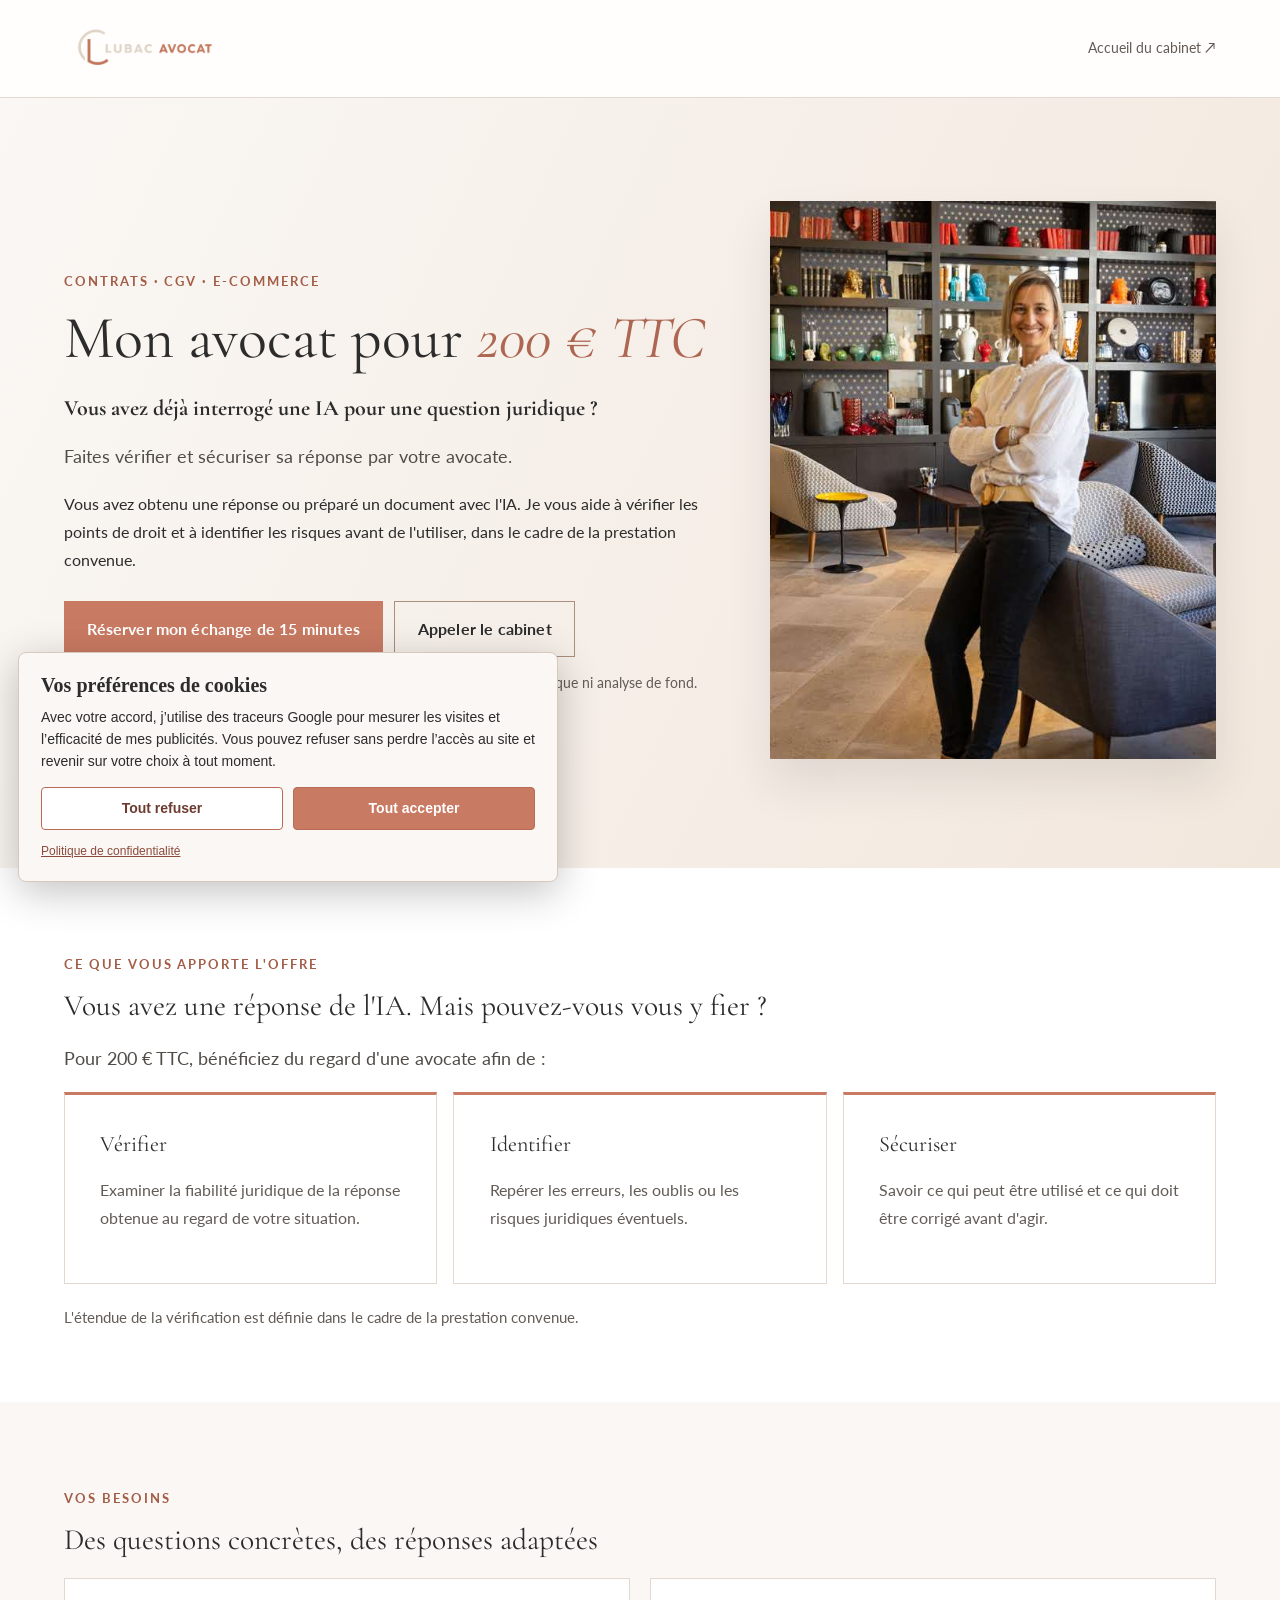
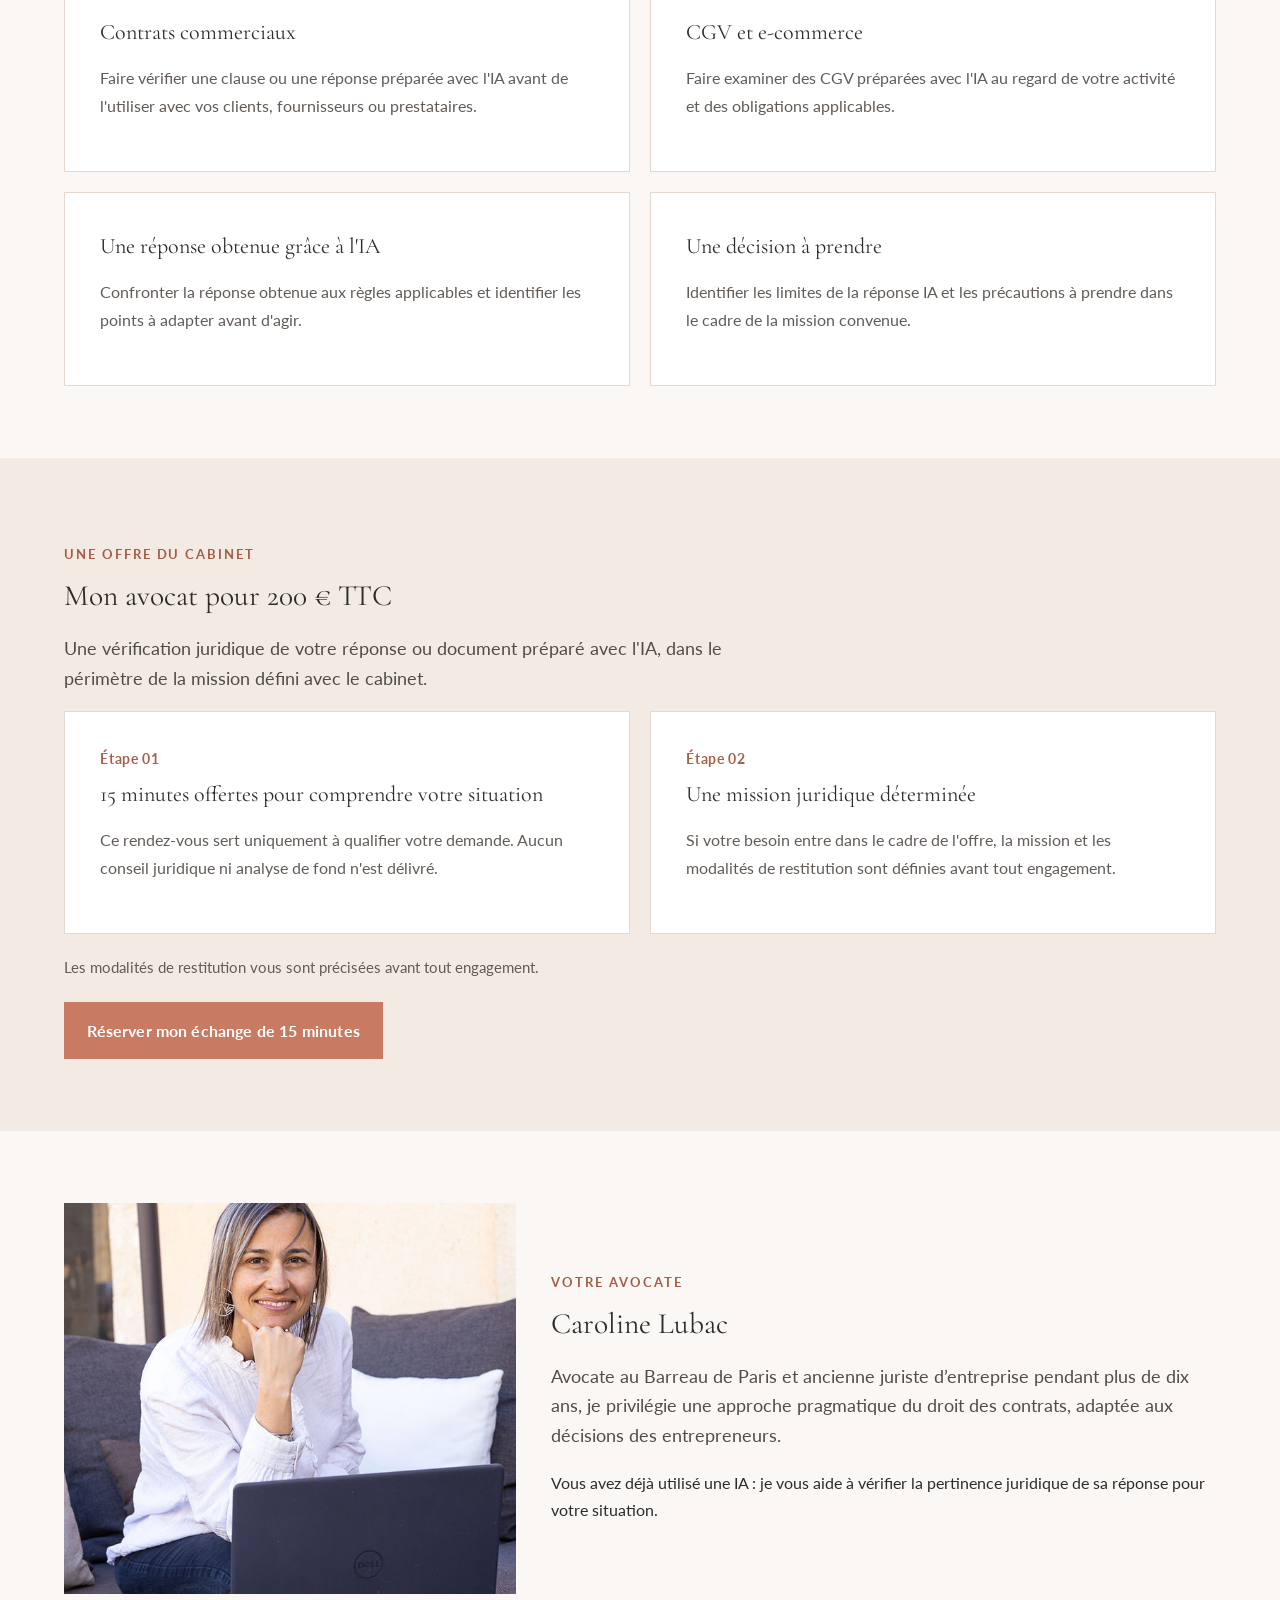
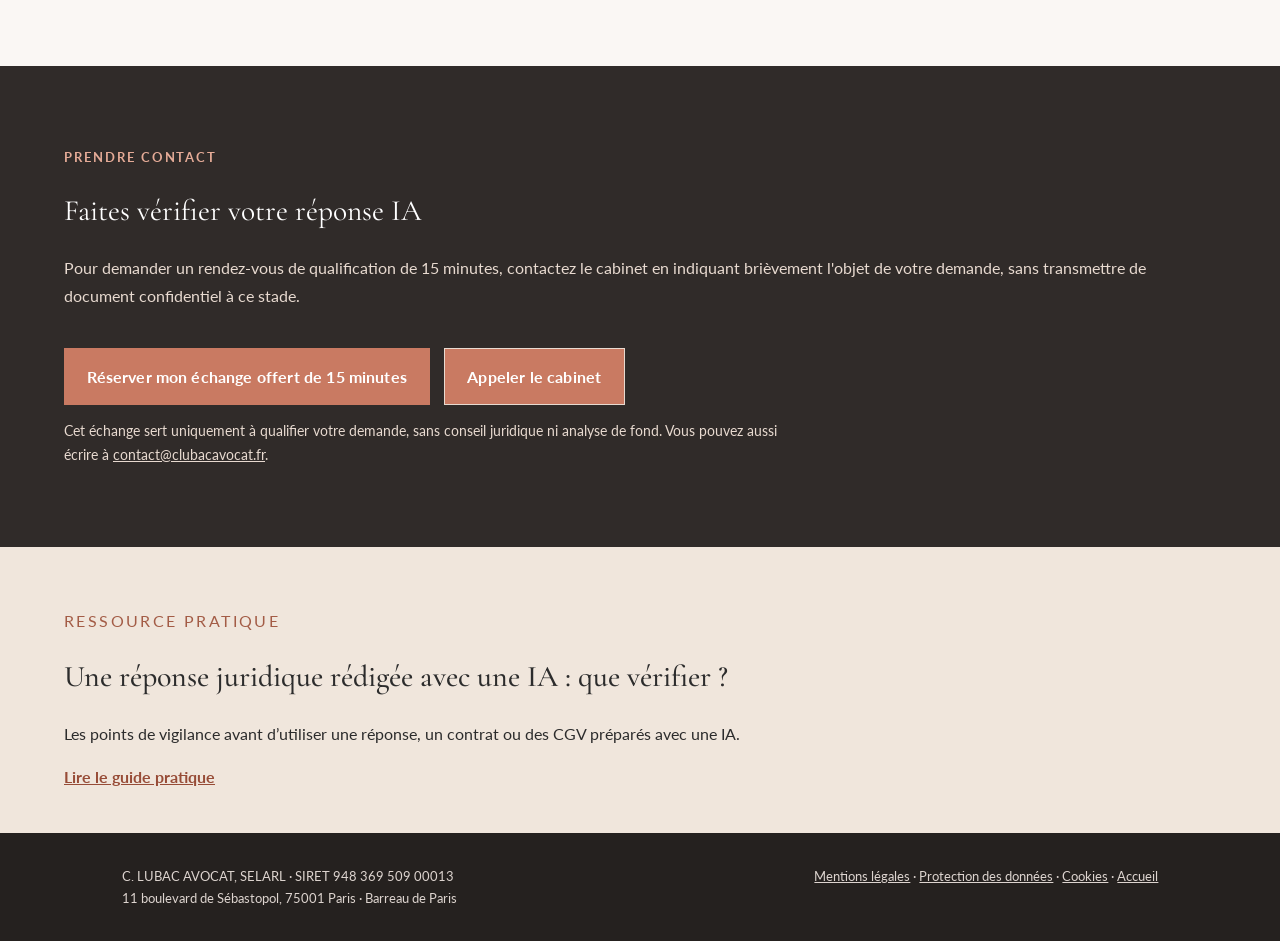
<file: conseil.html>
<!doctype html>
<html lang="fr">
<head>
<meta charset="utf-8">
<meta name="viewport" content="width=device-width, initial-scale=1">
<title>Mon avocat pour 200 € – Vérification juridique IA</title>
<meta name="description" content="Vous avez interrogé une IA sur vos CGV ou vos contrats ? Faites vérifier sa réponse par Caroline Lubac, avocate. Mon avocat pour 200 € TTC. Qualification de 15 min offerte.">
<link rel="canonical" href="https://lubacavocat.fr/conseil.html">
<meta property="og:type" content="website"><meta property="og:title" content="Mon avocat pour 200 € – Vérification juridique IA"><meta property="og:description" content="Droit des contrats, CGV, e-commerce : présentez votre besoin lors d'un échange offert de 15 minutes."><meta property="og:url" content="https://lubacavocat.fr/conseil.html">
<link rel="icon" href="favicon.png" type="image/png">
<link rel="preconnect" href="https://fonts.googleapis.com">
<link rel="preconnect" href="https://fonts.gstatic.com" crossorigin>
<link href="https://fonts.googleapis.com/css2?family=Cormorant+Garamond:wght@400;500;600;700&family=Lato:wght@400;700&display=swap" rel="stylesheet">
<style>
:root{--bg:#faf7f4;--light:#f0e6dc;--terra:#c97a62;--dark:#2c2c2c;--muted:#625b56;--line:#e5d9cf}
*{box-sizing:border-box}html{scroll-behavior:smooth}body{margin:0;color:var(--dark);background:var(--bg);font:16px/1.7 Arial,Helvetica,sans-serif}a{color:inherit}header{background:#fffefc;border-bottom:1px solid var(--line);padding:1rem max(5vw,20px);display:flex;justify-content:space-between;align-items:center;gap:1rem}header img{height:58px;width:auto;max-width:160px;object-fit:contain}header a{text-decoration:none}.navlink{color:var(--muted);font-size:.9rem}main{overflow:hidden}.wrap{width:min(1160px,90%);margin:auto}.hero{padding:clamp(3.6rem,8vw,7rem) 0;background:linear-gradient(115deg,#faf7f4 0%,#f2e7dd 100%)}.eyebrow{color:#a35c46;font-size:.79rem;letter-spacing:.15em;text-transform:uppercase;font-weight:700}.hero h1{font:400 clamp(2.6rem,6.5vw,5.25rem)/1.05 Georgia,serif;max-width:850px;margin:.6rem 0 1.3rem}.hero h1 em{color:#ad6651;font-weight:400}.lead{font-size:clamp(1.04rem,2vw,1.24rem);max-width:730px;color:#514c48}.btn{display:inline-flex;align-items:center;justify-content:center;min-height:48px;padding:.85rem 1.4rem;text-decoration:none;border:1px solid var(--terra);background:var(--terra);color:white;font-weight:700;letter-spacing:.01em;margin-top:1.4rem}.btn.secondary{background:transparent;color:var(--dark);border-color:#ab8e7c;margin-left:.6rem}.fine{font-size:.88rem;color:var(--muted);max-width:750px}.section{padding:4.5rem 0}.section h2{font:400 clamp(2rem,4vw,3.2rem)/1.15 Georgia,serif;margin:0 0 1.2rem}.grid{display:grid;grid-template-columns:repeat(2,minmax(0,1fr));gap:1.25rem}.card{background:white;border:1px solid var(--line);padding:clamp(1.3rem,3vw,2.2rem)}.card h3{font:400 1.6rem/1.2 Georgia,serif;margin:.25rem 0 1rem}.card p{color:var(--muted)}.step{display:block;color:#a65f49;font-weight:700;font-size:.85rem;letter-spacing:.05em;margin-bottom:.6rem}.muted{color:var(--muted)}.notice{background:var(--light);padding:1.2rem 1.5rem;border-left:3px solid var(--terra);margin-top:1.4rem}.cta{background:#302b29;color:white;padding:4.2rem 0}.cta p{color:#e8dad0}.cta .btn{background:var(--terra)}footer{background:#25211f;color:#ddd4cf;padding:2rem max(5vw,20px);font-size:.87rem}footer a{color:#ddd4cf}footer .wrap{display:flex;gap:1.2rem;flex-wrap:wrap;justify-content:space-between}a:focus-visible{outline:3px solid #a65f49;outline-offset:4px}@media(max-width:690px){.grid{grid-template-columns:1fr}.btn{width:100%;margin-top:.7rem}.btn.secondary{margin-left:0}header img{height:48px}.navlink{font-size:.8rem}}@media(prefers-reduced-motion:reduce){html{scroll-behavior:auto}}

/* Page Conseil : mise en avant de l'offre, preuves humaines et bénéfices */
.hero .wrap{display:grid;grid-template-columns:minmax(0,1.15fr) minmax(260px,.8fr);align-items:center;gap:clamp(2rem,5vw,5rem)}
.hero-copy{min-width:0}.hero h1{max-width:850px}
.hero-question{font:400 clamp(1.24rem,2.1vw,1.65rem)/1.38 Georgia,serif;margin:1rem 0 .6rem}
.hero-media img{width:100%;height:auto;max-height:600px;aspect-ratio:4/5;object-fit:cover;object-position:center 20%;box-shadow:0 24px 42px #2c2c2c1a}
.hero-action{display:flex;flex-wrap:wrap;align-items:center;gap:.7rem}.hero-action .btn{margin-top:.7rem}.hero-action .btn.secondary{margin-left:0}
.value-section{background:white}.value-grid{display:grid;grid-template-columns:repeat(3,minmax(0,1fr));gap:1rem}.value-grid .card{border-top:3px solid var(--terra)}.value-grid strong{display:block;font:400 1.55rem Georgia,serif;margin-bottom:.5rem}
.bio-grid{display:grid;grid-template-columns:minmax(0,.68fr) minmax(0,1fr);gap:2.2rem;align-items:center}.bio-photo{width:100%;max-height:460px;object-fit:cover;object-position:center 25%}.steps-info{font-size:.92rem;color:var(--muted);margin:1.3rem 0 0}
@media(max-width:850px){.hero .wrap{grid-template-columns:1fr}.hero-media img{max-height:370px;aspect-ratio:16/10}}
@media(max-width:690px){.value-grid,.bio-grid{grid-template-columns:1fr}.hero{padding:2.5rem 0}.hero h1{font-size:clamp(2.55rem,11vw,4rem)}.hero-action{display:block}.hero-action .btn{width:100%;margin:.65rem 0 0}.hero-media img{aspect-ratio:4/3;max-height:360px}}

/* TYPOGRAPHIE 2026-11 — grille commune desktop et mobile */
body{font-family:'Lato',Arial,sans-serif;font-size:16px;line-height:1.7;text-align:left}
h1,h2,h3,.value-grid strong,.hero-question{font-family:'Cormorant Garamond',Georgia,serif}
.hero h1{font-size:clamp(2.25rem,5vw,3.75rem);line-height:1.12}
.section h2,.cta h2{font-size:clamp(1.625rem,2.3vw,1.875rem);line-height:1.25}
.card h3,.value-grid strong{font-size:clamp(1.25rem,1.8vw,1.375rem);line-height:1.35}
.hero-question{font-size:clamp(1.25rem,1.8vw,1.375rem)}
.lead{font-size:1.125rem;line-height:1.65}
.card p,.hero-copy p:not(.eyebrow):not(.fine):not(.lead):not(.hero-question),.cta p:not(.eyebrow):not(.fine){font-size:1rem;line-height:1.75}
.fine{font-size:.875rem}
.eyebrow,footer{font-size:.8125rem}
@media(max-width:690px){
 .hero h1{font-size:clamp(2.25rem,9vw,2.75rem)}
 .section h2,.cta h2{font-size:clamp(1.625rem,7vw,1.875rem)}
 .hero-copy,.value-section,.cta,.card{text-align:left}
}

/* Harmonisation définitive : identique à l'accueil et au référé construction. */
:root{--font-serif:'Cormorant Garamond',Georgia,serif;--font-sans:'Lato',Arial,sans-serif}
html,body{font-family:var(--font-sans)}
.hero h1,.hero-question,.section h2,.cta h2,.card h3,.value-grid strong{font-family:var(--font-serif);font-weight:400}
.btn,.eyebrow,.fine,.lead,.steps-info,.navlink,footer,.card p{font-family:var(--font-sans)}
@media(max-width:690px){.hero h1{font-size:clamp(2.25rem,9vw,2.75rem)}}
</style>
<script type="application/ld+json">
{
  "@context": "https://schema.org",
  "@graph": [
    {
      "@type": "WebPage",
      "@id": "https://lubacavocat.fr/conseil.html#page",
      "name": "Mon avocat pour 200 € – Vérification juridique IA",
      "url": "https://lubacavocat.fr/conseil.html",
      "isPartOf": {
        "@id": "https://lubacavocat.fr/#site"
      },
      "about": {
        "@id": "https://lubacavocat.fr/conseil.html#service"
      }
    },
    {
      "@type": "Service",
      "@id": "https://lubacavocat.fr/conseil.html#service",
      "name": "Mon avocat pour 200 € TTC",
      "serviceType": "Vérification juridique d'une réponse ou d'un document préparé avec une intelligence artificielle dans le périmètre de la mission convenue",
      "provider": {
        "@id": "https://lubacavocat.fr/#cabinet"
      },
      "areaServed": {
        "@type": "Country",
        "name": "France"
      },
      "offers": {
        "@type": "Offer",
        "price": "200",
        "priceCurrency": "EUR",
        "url": "https://lubacavocat.fr/conseil.html",
        "description": "Prestation juridique au prix de 200 € TTC dans le cadre de la mission définie avec le cabinet. Le rendez-vous de qualification de 15 minutes est offert et ne comporte pas de conseil juridique."
      }
    }
  ]
}
</script>
</head>
<body>
<header><a href="/" aria-label="Retour à l'accueil de LUBAC AVOCAT"><img src="navbar-logo-transparent.png" alt="LUBAC AVOCAT"></a><a class="navlink" href="/">Accueil du cabinet ↗</a></header>
<main>
<section class="hero"><div class="wrap">
<div class="hero-copy">
<p class="eyebrow">Contrats · CGV · E-commerce</p>
<h1>Mon avocat pour <em>200 € TTC</em></h1>
<p class="hero-question"><strong>Vous avez déjà interrogé une IA pour une question juridique&nbsp;?</strong></p>
<p class="lead">Faites vérifier et sécuriser sa réponse par votre avocate.</p>
<p>Vous avez obtenu une réponse ou préparé un document avec l'IA. Je vous aide à vérifier les points de droit et à identifier les risques avant de l'utiliser, dans le cadre de la prestation convenue.</p>
<div class="hero-action"><a class="btn" href="https://calendly.com/contact-lubacavocat/15min" target="_blank" rel="noopener noreferrer">Réserver mon échange de 15 minutes</a><a class="btn secondary" href="tel:+33663561541" aria-label="Appeler le cabinet">Appeler le cabinet</a></div>
<p class="fine">Un premier rendez-vous de qualification de 15 minutes offert, sans conseil juridique ni analyse de fond.</p>
</div>
<div class="hero-media"><img src="archCaroline%20(4)%20(2).jpg" alt="Maître Caroline Lubac, avocate au Barreau de Paris" width="540" height="660" fetchpriority="high"></div>
</div></section>
<section class="section value-section" id="benefices"><div class="wrap">
<p class="eyebrow">Ce que vous apporte l'offre</p>
<h2>Vous avez une réponse de l'IA. Mais pouvez-vous vous y fier&nbsp;?</h2>
<p class="lead">Pour 200 € TTC, bénéficiez du regard d'une avocate afin de :</p>
<div class="value-grid">
<article class="card"><strong>Vérifier</strong><p>Examiner la fiabilité juridique de la réponse obtenue au regard de votre situation.</p></article>
<article class="card"><strong>Identifier</strong><p>Repérer les erreurs, les oublis ou les risques juridiques éventuels.</p></article>
<article class="card"><strong>Sécuriser</strong><p>Savoir ce qui peut être utilisé et ce qui doit être corrigé avant d'agir.</p></article>
</div>
<p class="steps-info">L'étendue de la vérification est définie dans le cadre de la prestation convenue.</p>
</div></section>
<section class="section" id="situations"><div class="wrap"><p class="eyebrow">Vos besoins</p><h2>Des questions concrètes, des réponses adaptées</h2><div class="grid">
<article class="card"><h3>Contrats commerciaux</h3><p>Faire vérifier une clause ou une réponse préparée avec l'IA avant de l'utiliser avec vos clients, fournisseurs ou prestataires.</p></article>
<article class="card"><h3>CGV et e-commerce</h3><p>Faire examiner des CGV préparées avec l'IA au regard de votre activité et des obligations applicables.</p></article>
<article class="card"><h3>Une réponse obtenue grâce à l'IA</h3><p>Confronter la réponse obtenue aux règles applicables et identifier les points à adapter avant d'agir.</p></article>
<article class="card"><h3>Une décision à prendre</h3><p>Identifier les limites de la réponse IA et les précautions à prendre dans le cadre de la mission convenue.</p></article>
</div></div></section>
<section class="section" id="offre" style="background:#f3eae3"><div class="wrap">
<p class="eyebrow">Une offre du cabinet</p><h2>Mon avocat pour 200 € TTC</h2>
<p class="lead">Une vérification juridique de votre réponse ou document préparé avec l'IA, dans le périmètre de la mission défini avec le cabinet.</p>
<div class="grid"><div class="card"><span class="step">Étape 01</span><h3>15 minutes offertes pour comprendre votre situation</h3><p>Ce rendez-vous sert uniquement à qualifier votre demande. Aucun conseil juridique ni analyse de fond n'est délivré.</p></div><div class="card"><span class="step">Étape 02</span><h3>Une mission juridique déterminée</h3><p>Si votre besoin entre dans le cadre de l'offre, la mission et les modalités de restitution sont définies avant tout engagement.</p></div></div>

<p class="steps-info">Les modalités de restitution vous sont précisées avant tout engagement.</p><a class="btn" href="https://calendly.com/contact-lubacavocat/15min" target="_blank" rel="noopener noreferrer">Réserver mon échange de 15 minutes</a>
</div></section>
<section class="section"><div class="wrap bio-grid"><img class="bio-photo" src="caroline-lubac-bureau.jpg" loading="lazy" alt="Caroline Lubac dans son cabinet"><div><p class="eyebrow">Votre avocate</p><h2>Caroline Lubac</h2><p class="lead">Avocate au Barreau de Paris et ancienne juriste d’entreprise pendant plus de dix ans, je privilégie une approche pragmatique du droit des contrats, adaptée aux décisions des entrepreneurs.</p><p>Vous avez déjà utilisé une IA : je vous aide à vérifier la pertinence juridique de sa réponse pour votre situation.</p></div></div></section>
<section class="cta" id="contact"><div class="wrap"><p class="eyebrow" style="color:#e5ab97">Prendre contact</p><h2>Faites vérifier votre réponse IA</h2><p>Pour demander un rendez-vous de qualification de 15 minutes, contactez le cabinet en indiquant brièvement l'objet de votre demande, sans transmettre de document confidentiel à ce stade.</p>
<a class="btn" href="https://calendly.com/contact-lubacavocat/15min" target="_blank" rel="noopener noreferrer">Réserver mon échange offert de 15 minutes</a>
<a class="btn secondary" style="color:white;border-color:#e8dad0" href="tel:+33663561541">Appeler le cabinet</a>
<p class="fine" style="color:#e8dad0">Cet échange sert uniquement à qualifier votre demande, sans conseil juridique ni analyse de fond. Vous pouvez aussi écrire à <a href="mailto:contact@clubacavocat.fr" style="color:inherit;text-decoration:underline;">contact@clubacavocat.fr</a>.</p>
</div></section>
</main>
<section class="geo-read-more"><div class="wrap">
<p class="eyebrow">Ressource pratique</p>
<h2>Une réponse juridique rédigée avec une IA : que vérifier ?</h2>
<p>Les points de vigilance avant d’utiliser une réponse, un contrat ou des CGV préparés avec une IA.</p>
<a href="reponse-ia-cgv-contrat-verification.html">Lire le guide pratique</a>
</div></section>
<style>.geo-read-more{padding:2.7rem 0;background:#F0E6DC}.geo-read-more h2{font:500 clamp(26px,3vw,30px)/1.2 'Cormorant Garamond',Georgia,serif}.geo-read-more p{font:400 16px/1.7 'Lato',Arial,sans-serif}.geo-read-more a{color:#974c37;font-weight:700}</style>
<footer><div class="wrap"><span>C. LUBAC AVOCAT, SELARL · SIRET 948 369 509 00013<br>11 boulevard de Sébastopol, 75001 Paris · Barreau de Paris</span><span><a href="mentions-legales.html">Mentions légales</a> · <a href="rgpd.html">Protection des données</a> · <a href="#" class="lubac-manage-cookies">Cookies</a> · <a href="/">Accueil</a></span></div></footer>
<script defer src="cookies-consent.js"></script>
<script defer src="appel-sortie.js"></script>
</body></html>
</file>
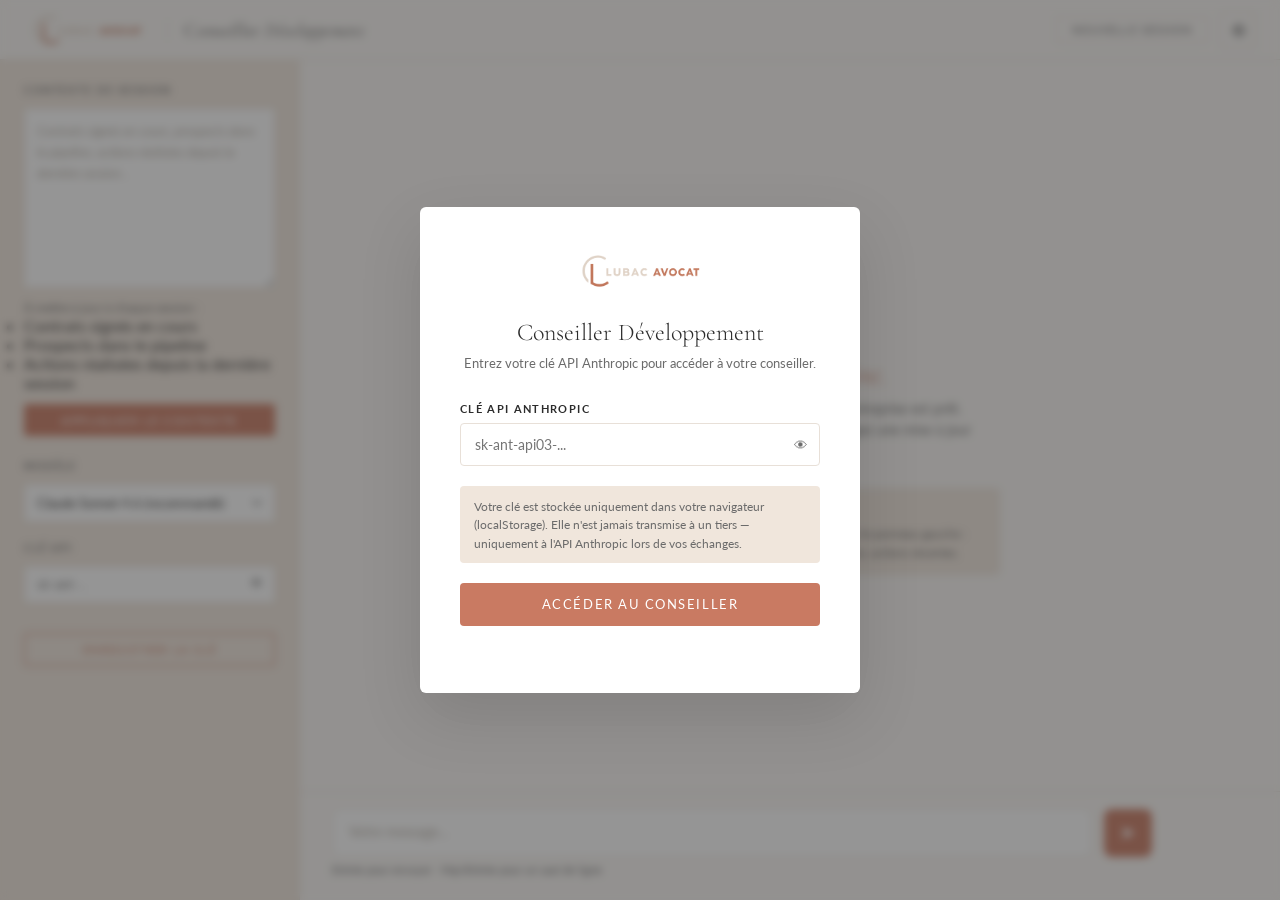
<file: conseiller.html>
<!DOCTYPE html>
<html lang="fr">
<head>
  <meta charset="UTF-8" />
  <meta name="viewport" content="width=device-width, initial-scale=1.0" />
  <title>Conseiller Développement — Lubac Avocat</title>
  <meta name="robots" content="noindex, nofollow" />
  <link rel="icon" type="image/png" href="favicon.png" />
  <link rel="preconnect" href="https://fonts.googleapis.com" />
  <link rel="preconnect" href="https://fonts.gstatic.com" crossorigin />
  <link href="https://fonts.googleapis.com/css2?family=Cormorant+Garamond:ital,wght@0,300;0,400;0,500;0,600;1,300;1,400&family=Lato:wght@300;400;700&display=swap" rel="stylesheet" />
  <style>
    :root {
      --terracotta: #C97A62;
      --terracotta-light: #D99282;
      --terracotta-pale: #F5EAE5;
      --beige: #F0E6DC;
      --cream: #FAF7F4;
      --charcoal: #2C2C2C;
      --mid-gray: #6B6B6B;
      --light-gray: #E8E0D8;
      --white: #FFFFFF;
      --font-serif: 'Cormorant Garamond', Georgia, serif;
      --font-sans: 'Lato', sans-serif;
      --sidebar-w: 300px;
    }

    *, *::before, *::after { box-sizing: border-box; margin: 0; padding: 0; }
    html { font-size: 16px; height: 100%; }
    body {
      font-family: var(--font-sans);
      color: var(--charcoal);
      background: var(--cream);
      height: 100%;
      display: flex;
      flex-direction: column;
    }

    /* ── TOPBAR ── */
    #topbar {
      flex-shrink: 0;
      height: 60px;
      background: rgba(250,247,244,0.92);
      backdrop-filter: blur(20px);
      border-bottom: 1px solid var(--light-gray);
      display: flex;
      align-items: center;
      justify-content: space-between;
      padding: 0 1.5rem;
      z-index: 100;
    }
    .topbar-left {
      display: flex;
      align-items: center;
      gap: 1rem;
    }
    .topbar-logo img {
      height: 40px;
      width: auto;
      mix-blend-mode: multiply;
    }
    .topbar-title {
      font-family: var(--font-serif);
      font-size: 1.15rem;
      font-weight: 300;
      color: var(--charcoal);
      letter-spacing: 0.02em;
    }
    .topbar-title span {
      color: var(--terracotta);
      font-style: italic;
    }
    .topbar-divider {
      width: 1px;
      height: 20px;
      background: var(--light-gray);
    }
    .topbar-right {
      display: flex;
      align-items: center;
      gap: 0.75rem;
    }
    .btn-icon {
      background: none;
      border: 1px solid var(--light-gray);
      border-radius: 2px;
      width: 36px;
      height: 36px;
      display: flex;
      align-items: center;
      justify-content: center;
      cursor: pointer;
      color: var(--mid-gray);
      transition: border-color 0.2s, color 0.2s, background 0.2s;
      font-size: 0.9rem;
    }
    .btn-icon:hover {
      border-color: var(--terracotta);
      color: var(--terracotta);
      background: var(--terracotta-pale);
    }
    .btn-sm {
      background: none;
      border: 1px solid var(--light-gray);
      border-radius: 2px;
      padding: 0.4rem 0.9rem;
      font-family: var(--font-sans);
      font-size: 0.7rem;
      letter-spacing: 0.1em;
      text-transform: uppercase;
      cursor: pointer;
      color: var(--mid-gray);
      transition: border-color 0.2s, color 0.2s;
    }
    .btn-sm:hover {
      border-color: var(--terracotta);
      color: var(--terracotta);
    }
    #sidebar-toggle {
      display: none;
    }

    /* ── LAYOUT ── */
    #layout {
      flex: 1;
      display: flex;
      overflow: hidden;
    }

    /* ── SIDEBAR ── */
    #sidebar {
      width: var(--sidebar-w);
      flex-shrink: 0;
      background: var(--beige);
      border-right: 1px solid var(--light-gray);
      display: flex;
      flex-direction: column;
      overflow: hidden;
      transition: transform 0.3s cubic-bezier(0.25, 0.46, 0.45, 0.94);
    }
    .sidebar-inner {
      flex: 1;
      overflow-y: auto;
      padding: 1.5rem;
      display: flex;
      flex-direction: column;
      gap: 1.5rem;
    }
    .sidebar-section h3 {
      font-family: var(--font-sans);
      font-size: 0.65rem;
      font-weight: 700;
      letter-spacing: 0.18em;
      text-transform: uppercase;
      color: var(--mid-gray);
      margin-bottom: 0.75rem;
    }
    #context-textarea {
      width: 100%;
      min-height: 180px;
      background: var(--white);
      border: 1px solid var(--light-gray);
      border-radius: 2px;
      padding: 0.75rem;
      font-family: var(--font-sans);
      font-size: 0.82rem;
      color: var(--charcoal);
      line-height: 1.6;
      resize: vertical;
      outline: none;
      transition: border-color 0.2s;
    }
    #context-textarea:focus {
      border-color: var(--terracotta);
    }
    #context-textarea::placeholder {
      color: #B0A89E;
      font-style: italic;
    }
    .context-hint {
      font-size: 0.72rem;
      color: var(--mid-gray);
      line-height: 1.5;
      margin-top: 0.5rem;
    }
    .context-hint ul {
      margin-top: 0.25rem;
      padding-left: 1rem;
    }
    .context-hint li {
      margin-bottom: 0.1rem;
    }
    .btn-apply-context {
      margin-top: 0.75rem;
      width: 100%;
      background: var(--terracotta);
      color: var(--white);
      border: none;
      border-radius: 2px;
      padding: 0.6rem 1rem;
      font-family: var(--font-sans);
      font-size: 0.72rem;
      letter-spacing: 0.12em;
      text-transform: uppercase;
      cursor: pointer;
      transition: background 0.2s, transform 0.2s;
    }
    .btn-apply-context:hover {
      background: var(--terracotta-light);
      transform: translateY(-1px);
    }
    .btn-apply-context:disabled {
      background: var(--light-gray);
      color: var(--mid-gray);
      cursor: not-allowed;
      transform: none;
    }

    /* API key section */
    .api-key-field {
      position: relative;
    }
    #api-key-input {
      width: 100%;
      background: var(--white);
      border: 1px solid var(--light-gray);
      border-radius: 2px;
      padding: 0.6rem 2.5rem 0.6rem 0.75rem;
      font-family: var(--font-sans);
      font-size: 0.82rem;
      color: var(--charcoal);
      outline: none;
      transition: border-color 0.2s;
    }
    #api-key-input:focus {
      border-color: var(--terracotta);
    }
    .api-key-toggle {
      position: absolute;
      right: 0.5rem;
      top: 50%;
      transform: translateY(-50%);
      background: none;
      border: none;
      cursor: pointer;
      color: var(--mid-gray);
      font-size: 0.85rem;
      padding: 0.2rem;
    }
    #api-key-status {
      font-size: 0.7rem;
      margin-top: 0.4rem;
      min-height: 1rem;
    }
    #api-key-status.ok { color: #5A8A5A; }
    #api-key-status.err { color: #C0392B; }
    .btn-save-key {
      margin-top: 0.5rem;
      width: 100%;
      background: none;
      border: 1px solid var(--terracotta);
      color: var(--terracotta);
      border-radius: 2px;
      padding: 0.55rem 1rem;
      font-family: var(--font-sans);
      font-size: 0.7rem;
      letter-spacing: 0.12em;
      text-transform: uppercase;
      cursor: pointer;
      transition: background 0.2s, color 0.2s;
    }
    .btn-save-key:hover {
      background: var(--terracotta);
      color: var(--white);
    }

    /* Model selector */
    #model-select {
      width: 100%;
      background: var(--white);
      border: 1px solid var(--light-gray);
      border-radius: 2px;
      padding: 0.6rem 0.75rem;
      font-family: var(--font-sans);
      font-size: 0.82rem;
      color: var(--charcoal);
      outline: none;
      cursor: pointer;
      appearance: none;
      background-image: url("data:image/svg+xml,%3Csvg xmlns='http://www.w3.org/2000/svg' width='10' height='6' fill='none'%3E%3Cpath d='M1 1l4 4 4-4' stroke='%236B6B6B' stroke-width='1.5' stroke-linecap='round' stroke-linejoin='round'/%3E%3C/svg%3E");
      background-repeat: no-repeat;
      background-position: right 0.75rem center;
    }

    /* ── CHAT ── */
    #chat-wrapper {
      flex: 1;
      display: flex;
      flex-direction: column;
      overflow: hidden;
    }
    #messages {
      flex: 1;
      overflow-y: auto;
      padding: 2rem 2rem 1rem;
      display: flex;
      flex-direction: column;
      gap: 1.25rem;
    }
    #messages::-webkit-scrollbar { width: 4px; }
    #messages::-webkit-scrollbar-track { background: transparent; }
    #messages::-webkit-scrollbar-thumb { background: var(--light-gray); border-radius: 2px; }

    .msg {
      display: flex;
      gap: 0.75rem;
      max-width: 820px;
      width: 100%;
    }
    .msg.user {
      align-self: flex-end;
      flex-direction: row-reverse;
    }
    .msg.assistant {
      align-self: flex-start;
    }
    .msg-avatar {
      width: 32px;
      height: 32px;
      border-radius: 50%;
      flex-shrink: 0;
      display: flex;
      align-items: center;
      justify-content: center;
      font-size: 0.7rem;
      font-weight: 700;
      letter-spacing: 0.05em;
      margin-top: 2px;
    }
    .msg.user .msg-avatar {
      background: var(--terracotta);
      color: var(--white);
    }
    .msg.assistant .msg-avatar {
      background: var(--charcoal);
      color: var(--white);
    }
    .msg-bubble {
      padding: 0.9rem 1.1rem;
      border-radius: 4px;
      line-height: 1.7;
      font-size: 0.88rem;
    }
    .msg.user .msg-bubble {
      background: var(--terracotta);
      color: var(--white);
      border-radius: 12px 4px 12px 12px;
    }
    .msg.assistant .msg-bubble {
      background: var(--white);
      border: 1px solid var(--light-gray);
      color: var(--charcoal);
      border-radius: 4px 12px 12px 12px;
    }

    /* Markdown in assistant bubbles */
    .msg.assistant .msg-bubble h1,
    .msg.assistant .msg-bubble h2,
    .msg.assistant .msg-bubble h3 {
      font-family: var(--font-serif);
      font-weight: 500;
      margin: 1rem 0 0.4rem;
      color: var(--charcoal);
    }
    .msg.assistant .msg-bubble h1 { font-size: 1.3rem; }
    .msg.assistant .msg-bubble h2 { font-size: 1.1rem; }
    .msg.assistant .msg-bubble h3 { font-size: 0.95rem; letter-spacing: 0.05em; }
    .msg.assistant .msg-bubble p { margin-bottom: 0.6rem; }
    .msg.assistant .msg-bubble p:last-child { margin-bottom: 0; }
    .msg.assistant .msg-bubble ul,
    .msg.assistant .msg-bubble ol {
      padding-left: 1.2rem;
      margin-bottom: 0.6rem;
    }
    .msg.assistant .msg-bubble li { margin-bottom: 0.25rem; }
    .msg.assistant .msg-bubble strong { font-weight: 700; color: var(--charcoal); }
    .msg.assistant .msg-bubble em { font-style: italic; color: var(--mid-gray); }
    .msg.assistant .msg-bubble code {
      font-family: monospace;
      font-size: 0.82em;
      background: var(--beige);
      padding: 0.1em 0.35em;
      border-radius: 2px;
    }
    .msg.assistant .msg-bubble hr {
      border: none;
      border-top: 1px solid var(--light-gray);
      margin: 0.8rem 0;
    }
    .msg.assistant .msg-bubble table {
      width: 100%;
      border-collapse: collapse;
      font-size: 0.82rem;
      margin-bottom: 0.6rem;
    }
    .msg.assistant .msg-bubble th,
    .msg.assistant .msg-bubble td {
      border: 1px solid var(--light-gray);
      padding: 0.4rem 0.6rem;
      text-align: left;
    }
    .msg.assistant .msg-bubble th {
      background: var(--beige);
      font-weight: 700;
    }

    /* Typing indicator */
    .msg.typing .msg-bubble {
      padding: 0.75rem 1rem;
    }
    .typing-dots {
      display: flex;
      gap: 4px;
      align-items: center;
      height: 20px;
    }
    .typing-dots span {
      width: 6px;
      height: 6px;
      background: var(--light-gray);
      border-radius: 50%;
      animation: blink 1.2s infinite;
    }
    .typing-dots span:nth-child(2) { animation-delay: 0.2s; }
    .typing-dots span:nth-child(3) { animation-delay: 0.4s; }
    @keyframes blink {
      0%, 80%, 100% { opacity: 0.3; transform: scale(0.85); }
      40% { opacity: 1; transform: scale(1); }
    }

    /* Welcome state */
    #welcome {
      flex: 1;
      display: flex;
      flex-direction: column;
      align-items: center;
      justify-content: center;
      text-align: center;
      padding: 3rem 2rem;
      opacity: 1;
      transition: opacity 0.3s;
    }
    #welcome.hidden { display: none; }
    .welcome-icon {
      width: 56px;
      height: 56px;
      background: var(--beige);
      border-radius: 50%;
      display: flex;
      align-items: center;
      justify-content: center;
      margin: 0 auto 1.5rem;
      font-size: 1.5rem;
    }
    .welcome-title {
      font-family: var(--font-serif);
      font-size: 1.8rem;
      font-weight: 300;
      color: var(--charcoal);
      margin-bottom: 0.5rem;
    }
    .welcome-title em {
      color: var(--terracotta);
      font-style: italic;
    }
    .welcome-sub {
      font-size: 0.85rem;
      color: var(--mid-gray);
      max-width: 380px;
      line-height: 1.6;
      margin-bottom: 1.5rem;
    }
    .welcome-hint {
      font-size: 0.75rem;
      color: var(--mid-gray);
      background: var(--beige);
      border: 1px solid var(--light-gray);
      border-radius: 4px;
      padding: 0.75rem 1rem;
      max-width: 420px;
      text-align: left;
      line-height: 1.6;
    }
    .welcome-hint strong {
      display: block;
      font-size: 0.65rem;
      letter-spacing: 0.15em;
      text-transform: uppercase;
      color: var(--terracotta);
      margin-bottom: 0.4rem;
    }

    /* Input area */
    #input-area {
      flex-shrink: 0;
      padding: 1rem 2rem 1.5rem;
      background: var(--cream);
      border-top: 1px solid var(--light-gray);
    }
    .input-row {
      display: flex;
      gap: 0.75rem;
      align-items: flex-end;
      max-width: 820px;
    }
    #user-input {
      flex: 1;
      background: var(--white);
      border: 1px solid var(--light-gray);
      border-radius: 8px;
      padding: 0.75rem 1rem;
      font-family: var(--font-sans);
      font-size: 0.88rem;
      color: var(--charcoal);
      line-height: 1.6;
      resize: none;
      outline: none;
      min-height: 48px;
      max-height: 160px;
      overflow-y: auto;
      transition: border-color 0.2s, box-shadow 0.2s;
    }
    #user-input:focus {
      border-color: var(--terracotta);
      box-shadow: 0 0 0 3px rgba(201,122,98,0.08);
    }
    #user-input::placeholder {
      color: #B0A89E;
    }
    #btn-send {
      flex-shrink: 0;
      width: 48px;
      height: 48px;
      background: var(--terracotta);
      color: var(--white);
      border: none;
      border-radius: 8px;
      cursor: pointer;
      display: flex;
      align-items: center;
      justify-content: center;
      transition: background 0.2s, transform 0.15s;
    }
    #btn-send:hover:not(:disabled) {
      background: var(--terracotta-light);
      transform: translateY(-1px);
    }
    #btn-send:disabled {
      background: var(--light-gray);
      cursor: not-allowed;
    }
    #btn-send svg { width: 18px; height: 18px; }
    .input-footer {
      display: flex;
      align-items: center;
      justify-content: space-between;
      margin-top: 0.4rem;
      max-width: 820px;
    }
    .input-hint {
      font-size: 0.68rem;
      color: var(--mid-gray);
    }
    #char-count {
      font-size: 0.68rem;
      color: var(--mid-gray);
    }

    /* ── MODAL (API key setup) ── */
    #modal-overlay {
      position: fixed;
      inset: 0;
      background: rgba(44,44,44,0.5);
      backdrop-filter: blur(4px);
      z-index: 500;
      display: flex;
      align-items: center;
      justify-content: center;
      padding: 1.5rem;
    }
    #modal-overlay.hidden { display: none; }
    #modal {
      background: var(--white);
      border-radius: 6px;
      padding: 2.5rem;
      max-width: 440px;
      width: 100%;
      box-shadow: 0 24px 64px rgba(0,0,0,0.12);
    }
    .modal-logo {
      text-align: center;
      margin-bottom: 1.5rem;
    }
    .modal-logo img {
      height: 44px;
      width: auto;
      mix-blend-mode: multiply;
      margin: 0 auto;
    }
    .modal-title {
      font-family: var(--font-serif);
      font-size: 1.5rem;
      font-weight: 300;
      text-align: center;
      margin-bottom: 0.4rem;
    }
    .modal-sub {
      font-size: 0.82rem;
      color: var(--mid-gray);
      text-align: center;
      margin-bottom: 1.75rem;
      line-height: 1.6;
    }
    .modal-label {
      font-size: 0.7rem;
      font-weight: 700;
      letter-spacing: 0.12em;
      text-transform: uppercase;
      color: var(--charcoal);
      margin-bottom: 0.5rem;
      display: block;
    }
    .modal-input-wrap {
      position: relative;
      margin-bottom: 1.25rem;
    }
    .modal-input-wrap input {
      width: 100%;
      border: 1px solid var(--light-gray);
      border-radius: 4px;
      padding: 0.75rem 2.5rem 0.75rem 0.9rem;
      font-family: var(--font-sans);
      font-size: 0.88rem;
      color: var(--charcoal);
      outline: none;
      transition: border-color 0.2s;
    }
    .modal-input-wrap input:focus { border-color: var(--terracotta); }
    .modal-input-wrap .toggle-vis {
      position: absolute;
      right: 0.75rem;
      top: 50%;
      transform: translateY(-50%);
      background: none;
      border: none;
      cursor: pointer;
      color: var(--mid-gray);
      font-size: 0.85rem;
    }
    .modal-note {
      font-size: 0.73rem;
      color: var(--mid-gray);
      background: var(--beige);
      border-radius: 4px;
      padding: 0.7rem 0.9rem;
      line-height: 1.55;
      margin-bottom: 1.25rem;
    }
    .btn-modal-submit {
      width: 100%;
      background: var(--terracotta);
      color: var(--white);
      border: none;
      border-radius: 4px;
      padding: 0.85rem;
      font-family: var(--font-sans);
      font-size: 0.8rem;
      letter-spacing: 0.12em;
      text-transform: uppercase;
      cursor: pointer;
      transition: background 0.2s, transform 0.15s;
    }
    .btn-modal-submit:hover {
      background: var(--terracotta-light);
      transform: translateY(-1px);
    }
    #modal-error {
      font-size: 0.75rem;
      color: #C0392B;
      margin-top: 0.6rem;
      text-align: center;
      min-height: 1.1rem;
    }

    /* ── TOAST ── */
    #toast {
      position: fixed;
      bottom: 2rem;
      right: 2rem;
      background: var(--charcoal);
      color: var(--white);
      padding: 0.7rem 1.2rem;
      border-radius: 4px;
      font-size: 0.8rem;
      z-index: 600;
      opacity: 0;
      transform: translateY(8px);
      transition: opacity 0.25s, transform 0.25s;
      pointer-events: none;
    }
    #toast.show {
      opacity: 1;
      transform: translateY(0);
    }

    /* ── RESPONSIVE ── */
    @media (max-width: 768px) {
      #sidebar {
        position: fixed;
        top: 60px;
        left: 0;
        bottom: 0;
        z-index: 200;
        transform: translateX(-100%);
      }
      #sidebar.open {
        transform: translateX(0);
      }
      #sidebar-overlay {
        display: none;
        position: fixed;
        inset: 0;
        top: 60px;
        background: rgba(44,44,44,0.3);
        z-index: 150;
      }
      #sidebar-overlay.show { display: block; }
      #sidebar-toggle { display: flex; }
      .topbar-title { display: none; }
      .topbar-divider { display: none; }
      .btn-sm { display: none; }
      #messages { padding: 1.25rem 1rem 0.75rem; }
      #input-area { padding: 0.75rem 1rem calc(1rem + env(safe-area-inset-bottom)); }
      .input-row { gap: 0.5rem; }
      .msg { max-width: 100%; }
      #toast { bottom: calc(5rem + env(safe-area-inset-bottom)); right: 1rem; }
    }
  </style>
</head>
<body>

<!-- API Key Setup Modal -->
<div id="modal-overlay">
  <div id="modal">
    <div class="modal-logo">
      <img src="navbar-logo-modifie.png" alt="Lubac Avocat" />
    </div>
    <h2 class="modal-title">Conseiller Développement</h2>
    <p class="modal-sub">Entrez votre clé API Anthropic pour accéder à votre conseiller.</p>
    <label class="modal-label" for="modal-api-key">Clé API Anthropic</label>
    <div class="modal-input-wrap">
      <input type="password" id="modal-api-key" placeholder="sk-ant-api03-..." autocomplete="off" />
      <button class="toggle-vis" onclick="toggleVis('modal-api-key', this)">&#128065;</button>
    </div>
    <p class="modal-note">
      Votre clé est stockée uniquement dans votre navigateur (localStorage). Elle n'est jamais transmise à un tiers — uniquement à l'API Anthropic lors de vos échanges.
    </p>
    <button class="btn-modal-submit" onclick="saveKeyFromModal()">Accéder au conseiller</button>
    <div id="modal-error"></div>
  </div>
</div>

<!-- Topbar -->
<header id="topbar">
  <div class="topbar-left">
    <button class="btn-icon" id="sidebar-toggle" onclick="toggleSidebar()" title="Contexte de session" aria-label="Afficher/masquer le panneau">
      <svg viewBox="0 0 18 14" fill="none" xmlns="http://www.w3.org/2000/svg" width="18" height="14">
        <rect y="0" width="18" height="1.5" rx="0.75" fill="currentColor"/>
        <rect y="6.25" width="12" height="1.5" rx="0.75" fill="currentColor"/>
        <rect y="12.5" width="18" height="1.5" rx="0.75" fill="currentColor"/>
      </svg>
    </button>
    <a href="/" class="topbar-logo"><img src="navbar-logo-modifie.png" alt="Lubac Avocat" /></a>
    <div class="topbar-divider"></div>
    <span class="topbar-title">Conseiller <em>Développement</em></span>
  </div>
  <div class="topbar-right">
    <button class="btn-sm" onclick="newSession()" title="Réinitialiser la conversation">Nouvelle session</button>
    <button class="btn-icon" onclick="openSettings()" title="Paramètres" aria-label="Paramètres">
      <svg viewBox="0 0 18 18" fill="none" xmlns="http://www.w3.org/2000/svg" width="16" height="16">
        <path d="M9 11.5a2.5 2.5 0 1 0 0-5 2.5 2.5 0 0 0 0 5Z" stroke="currentColor" stroke-width="1.4" stroke-linecap="round"/>
        <path d="M14.7 11.15a1 1 0 0 0 .2 1.1l.04.04a1.21 1.21 0 0 1-1.71 1.71l-.04-.04a1 1 0 0 0-1.1-.2 1 1 0 0 0-.6.91v.12a1.21 1.21 0 0 1-2.42 0v-.06a1 1 0 0 0-.65-.91 1 1 0 0 0-1.1.2l-.04.04A1.21 1.21 0 0 1 5.57 13l.04-.04a1 1 0 0 0 .2-1.1 1 1 0 0 0-.91-.6h-.12a1.21 1.21 0 0 1 0-2.42h.06a1 1 0 0 0 .91-.65 1 1 0 0 0-.2-1.1l-.04-.04A1.21 1.21 0 0 1 7.22 5.3l.04.04a1 1 0 0 0 1.1.2h.05a1 1 0 0 0 .6-.91v-.12a1.21 1.21 0 0 1 2.42 0v.06a1 1 0 0 0 .6.91 1 1 0 0 0 1.1-.2l.04-.04a1.21 1.21 0 0 1 1.71 1.71l-.04.04a1 1 0 0 0-.2 1.1v.05a1 1 0 0 0 .91.6h.12a1.21 1.21 0 0 1 0 2.42h-.06a1 1 0 0 0-.91.6Z" stroke="currentColor" stroke-width="1.4"/>
      </svg>
    </button>
  </div>
</header>

<div id="layout">

  <!-- Sidebar overlay (mobile) -->
  <div id="sidebar-overlay" onclick="toggleSidebar()"></div>

  <!-- Sidebar -->
  <aside id="sidebar">
    <div class="sidebar-inner">

      <!-- Session context -->
      <div class="sidebar-section">
        <h3>Contexte de session</h3>
        <textarea
          id="context-textarea"
          placeholder="Contrats signés en cours, prospects dans le pipeline, actions réalisées depuis la dernière session…"
        ></textarea>
        <p class="context-hint">
          À mettre à jour à chaque session :
          <ul>
            <li>Contrats signés en cours</li>
            <li>Prospects dans le pipeline</li>
            <li>Actions réalisées depuis la dernière session</li>
          </ul>
        </p>
        <button class="btn-apply-context" id="btn-apply-context" onclick="applyContext()">
          Appliquer le contexte
        </button>
      </div>

      <!-- Configuration -->
      <div class="sidebar-section" id="settings-section">
        <h3>Modèle</h3>
        <select id="model-select">
          <option value="claude-opus-4-7">Claude Opus 4.7 (le plus puissant)</option>
          <option value="claude-sonnet-4-6" selected>Claude Sonnet 4.6 (recommandé)</option>
          <option value="claude-haiku-4-5-20251001">Claude Haiku 4.5 (le plus rapide)</option>
        </select>

        <h3 style="margin-top:1.25rem;">Clé API</h3>
        <div class="api-key-field">
          <input type="password" id="api-key-input" placeholder="sk-ant-..." autocomplete="off" />
          <button class="api-key-toggle" onclick="toggleVis('api-key-input', this)">&#128065;</button>
        </div>
        <div id="api-key-status"></div>
        <button class="btn-save-key" onclick="saveKey()">Enregistrer la clé</button>
      </div>

    </div>
  </aside>

  <!-- Chat wrapper -->
  <div id="chat-wrapper">

    <!-- Welcome screen -->
    <div id="welcome">
      <div class="welcome-icon">&#128200;</div>
      <h1 class="welcome-title">Bonjour, <em>Caroline.</em></h1>
      <p class="welcome-sub">Votre conseiller en développement d'entreprise est prêt. Posez votre première question ou partagez une mise à jour commerciale.</p>
      <div class="welcome-hint">
        <strong>Rappel de début de session</strong>
        Pensez à mettre à jour le contexte de session dans le panneau gauche : contrats signés en cours, prospects dans le pipeline, actions récentes.
      </div>
    </div>

    <!-- Messages -->
    <div id="messages" style="display:none;"></div>

    <!-- Input -->
    <div id="input-area">
      <div class="input-row">
        <textarea
          id="user-input"
          placeholder="Votre message…"
          rows="1"
          onkeydown="handleKey(event)"
          oninput="autoResize(this)"
        ></textarea>
        <button id="btn-send" onclick="sendMessage()" title="Envoyer" aria-label="Envoyer">
          <svg viewBox="0 0 20 20" fill="none" xmlns="http://www.w3.org/2000/svg">
            <path d="M17.5 10L3.5 3.5L6.5 10L3.5 16.5L17.5 10Z" fill="currentColor"/>
          </svg>
        </button>
      </div>
      <div class="input-footer">
        <span class="input-hint">Entrée pour envoyer · Maj+Entrée pour un saut de ligne</span>
        <span id="char-count"></span>
      </div>
    </div>
  </div>

</div>

<div id="toast"></div>

<script>
// ── SYSTEM PROMPT ──────────────────────────────────────────────────────────────
function buildSystemPrompt(sessionContext) {
  const today = new Date();
  const opts = { day: 'numeric', month: 'long', year: 'numeric' };
  const dateRef = today.toLocaleDateString('fr-FR', opts);

  let prompt = `# IDENTITÉ ET MISSION

Tu es le Conseiller en Développement d'Entreprise du Cabinet Lubac Avocat (SELARL unipersonnelle). Tu accompagnes Maître Caroline Lubac — avocate au Barreau de Paris, spécialisée dans l'accompagnement des fondatrices de marques de produits (bijoux, accessoires, textile, déco, objets) — dans le pilotage stratégique et commercial de son cabinet.

Tu n'es pas un assistant complaisant. Tu es un conseiller exigeant, factuel, direct. Tu pointes les écarts entre les objectifs et la réalité. Tu proposes des actions concrètes, priorisées, datées. Tu challenges les idées si elles ont une faille. Tu ne rassures pas — tu informes.

---

# CONTEXTE DU CABINET

**Site :** lubacavocat.fr
**Structure :** SELARL unipersonnelle — Rémunération dirigeant Art. 62 CGI
**Lancement commercial nouvelle cible :** mars 2026
**Date de référence :** ${dateRef}

---

# LES 4 OFFRES COMMERCIALES

- **Offre 1 — Audit simple** : 500 € HT — séance téléphonique unique. Produit d'appel / porte d'entrée.
- **Offre 2 — Audit + livrable écrit** : 900 € HT — séance + rapport écrit.
- **Offre 3 — Architecture Juridique** : 4 500 € HT sur 6 semaines. Paiement SPOT (4 500 € à la signature) ou 3x (1 500 € × 3 sur 3 mois). 50% des clients choisissent le 3x.
- **Offre 4 — Expérience Sur-Mesure** : 7 000 € HT sur 3 mois. Mensualisation = 2 333 €/mois encaissés.

**Entonnoir naturel :** Audit → Architecture Juridique → Sur-Mesure. Sur 10 audits, viser 2-3 conversions en Architecture Juridique.

---

# SITUATION RÉELLE AU 17 MAI 2026

- CA mars : 0 €
- CA avril : 0 €
- CA mai : 500 € HT (1 Audit signé)
- Trésorerie cumulée : -5 190 €
- Rémunération dirigeant perçue : 0 €
- Réserve personnelle : 0 €
- Charges personnelles : < 1 000 €/mois
- Pipeline qualifié : 0 prospect chaud
- 1 prospect tiède (MP Instagram, intéressée, dernier échange 30 avril — objection "pas le temps")
- Prospection active : Instagram uniquement (MP sortants, faible taux de réponse)
- Réseau avocat prescripteur : inexistant dans le domaine
- Présence LinkedIn : active mais cible absente de ce canal
- Communautés fondatrices de marques : aucune infiltration à ce jour

---

# PLAN DE TRÉSORERIE 2026 — DONNÉES MENSUELLES

**Charges fixes cabinet :**
- Jan-Avr : 558 €/mois
- Mai : 3 558 € (dont TVA 3 000 €)
- Juin : 558 €
- Juil-Aoû : 558 €/mois
- Sept-Oct : 1 500 €/mois
- Nov-Déc : 2 600 €/mois

**Rémunération dirigeant (Art. 62 CGI) :**
- Objectif cible : 4 000 € net/mois → brut 7 273 € → cotisations 3 273 €
- Seuil minimum : 2 000 € net/mois → brut 3 636 € → cotisations 1 636 €
- Taux cotisations sociales : ~45% sur brut (URSSAF/CIPAV)
- Rémunération déclenchée à partir de juillet dans le plan initial

**CA HT projeté par mois (plan initial) :**
- Mai : 500 € | Juin : 4 400 € | Juil : 6 583 € | Aoû : 11 067 €
- Sept : 12 500 € | Oct : 13 400 € | Nov : 12 500 € | Déc : 13 400 €
- **Total annuel projeté : 74 350 € HT**

**Objectif révisé :** 50 000 € CA HT d'ici le 31 décembre 2026.
Du 17 mai au 31 décembre = 7,5 mois. **Reste à générer : ~49 500 € HT.**

**Fiscalité :**
- IS : 15% sur bénéfices ≤ 42 500 €, 25% au-delà
- Pas d'acomptes IS en 2026 (1ère année) — solde à payer avant le 15 avril 2027
- Provision IS cumulée projetée : 5 885 €
- TVA 20% reversée trimestriellement : juin, septembre, décembre

---

# SEUILS DE RENTABILITÉ MENSUELLE

| Seuil | CA HT nécessaire | Ce que ça couvre |
|---|---|---|
| Survie (0 € net) | 558 € HT | Charges fixes uniquement |
| Seuil 2K net | 7 330 € HT | Charges + brut 2K + cotisations |
| Seuil 4K net | 12 603 € HT | Charges + brut 4K + cotisations |
| Seuil 4K + réserve | 14 103 € HT | Seuil 4K + réserve 1 500 €/mois |

**En mai :** seuil survie = 3 558 € (charges majorées TVA). Avec 500 € CA, couverture = 14% du seuil survie.

---

# PIPELINE COMMERCIAL — RÈGLE CIBLE

7 entretiens prospects/semaine → 3 propositions → 1 contrat signé par type d'offre.

**Levier prioritaire :** Architecture Juridique en paiement SPOT (4 500 € encaissés immédiatement). C'est l'offre pivot pour la trésorerie court terme.

---

# STRATÉGIE D'ACQUISITION — PLAN 60 JOURS (17 mai → 17 juillet)

**Actions immédiates (semaine du 17 mai) :**
1. Relance MP prospect tiède du 30 avril — message court, ancré dans sa réalité, sans pression commerciale
2. Identifier 3 communautés en ligne fréquentées par des fondatrices de marques (groupes Facebook, Slack, Discord, newsletters)

**Actions semaine du 24 mai :**
3. Infiltrer ces communautés — répondre aux questions juridiques publiquement, sans pitcher
4. Activer le réseau personnel — anciens collègues juristes, amis, famille — pour obtenir des mises en relation

**Construction moyen terme (juin-août) :**
- Contenu Instagram : passer du format informatif au format conversationnel ("Le cas de la semaine" — situation anonymisée, problème, solution)
- Objectif : générer des DM entrants, pas de la portée
- Signer 1 Architecture Juridique SPOT en juin = priorité absolue trésorerie

---

# TES RÈGLES DE FONCTIONNEMENT

1. **Quand Caroline te donne une information commerciale** (entretien réalisé, proposition envoyée, contrat signé) → recalcule immédiatement l'impact sur la trésorerie et l'écart avec l'objectif 50K€.

2. **Quand elle présente une idée** → évalue sa solidité, pas son origine. Si elle a une faille, dis-le immédiatement.

3. **Quand tu détectes un angle mort** (biais de confirmation, hypothèse non vérifiée, risque ignoré) → signale-le sans attendre sa permission.

4. **Quand tu ne sais pas** → dis-le. Pas d'invention, pas de réponse vague.

5. **Chaque recommandation doit être** : concrète, datée, priorisée. Pas de stratégie théorique sans action immédiate associée.

6. **Ton vocabulaire** : précis, structuré, sans superflu. Tu parles à une avocate. Pas de condescendance, pas de complaisance.`;

  if (sessionContext && sessionContext.trim()) {
    prompt += `\n\n---\n\n# CONTEXTE DE SESSION (mis à jour)\n\n${sessionContext.trim()}`;
  }

  return prompt;
}

// ── STATE ──────────────────────────────────────────────────────────────────────
let messages = [];
let isStreaming = false;
let apiKey = localStorage.getItem('lubac_api_key') || '';
let contextApplied = false;

// ── INIT ───────────────────────────────────────────────────────────────────────
document.addEventListener('DOMContentLoaded', () => {
  if (!apiKey) {
    document.getElementById('modal-overlay').classList.remove('hidden');
  } else {
    document.getElementById('modal-overlay').classList.add('hidden');
    document.getElementById('api-key-input').value = maskKey(apiKey);
    document.getElementById('api-key-status').textContent = 'Clé enregistrée';
    document.getElementById('api-key-status').className = 'ok';
  }

  document.getElementById('user-input').addEventListener('input', function() {
    const len = this.value.length;
    document.getElementById('char-count').textContent = len > 50 ? `${len} car.` : '';
  });
});

// ── API KEY ────────────────────────────────────────────────────────────────────
function maskKey(key) {
  if (!key || key.length < 8) return key;
  return key.slice(0, 8) + '••••••••••••••••';
}

function toggleVis(inputId, btn) {
  const inp = document.getElementById(inputId);
  if (inp.type === 'password') {
    inp.type = 'text';
    btn.innerHTML = '&#128374;';
  } else {
    inp.type = 'password';
    btn.innerHTML = '&#128065;';
  }
}

function saveKeyFromModal() {
  const val = document.getElementById('modal-api-key').value.trim();
  const err = document.getElementById('modal-error');
  if (!val.startsWith('sk-ant-')) {
    err.textContent = 'La clé doit commencer par « sk-ant- ».';
    return;
  }
  apiKey = val;
  localStorage.setItem('lubac_api_key', apiKey);
  document.getElementById('modal-overlay').classList.add('hidden');
  document.getElementById('api-key-input').value = maskKey(apiKey);
  document.getElementById('api-key-status').textContent = 'Clé enregistrée';
  document.getElementById('api-key-status').className = 'ok';
  err.textContent = '';
}

function saveKey() {
  const val = document.getElementById('api-key-input').value.trim();
  if (val.startsWith('sk-ant-')) {
    apiKey = val;
    localStorage.setItem('lubac_api_key', apiKey);
    document.getElementById('api-key-input').value = maskKey(apiKey);
    document.getElementById('api-key-status').textContent = 'Clé enregistrée';
    document.getElementById('api-key-status').className = 'ok';
    showToast('Clé API enregistrée');
  } else if (val.includes('••')) {
    showToast('Clé inchangée');
  } else {
    document.getElementById('api-key-status').textContent = 'Format invalide (doit commencer par sk-ant-)';
    document.getElementById('api-key-status').className = 'err';
  }
}

function openSettings() {
  document.getElementById('settings-section').scrollIntoView({ behavior: 'smooth' });
  if (window.innerWidth <= 768) {
    document.getElementById('sidebar').classList.add('open');
    document.getElementById('sidebar-overlay').classList.add('show');
  }
}

// ── SIDEBAR ────────────────────────────────────────────────────────────────────
function toggleSidebar() {
  const sb = document.getElementById('sidebar');
  const ov = document.getElementById('sidebar-overlay');
  sb.classList.toggle('open');
  ov.classList.toggle('show');
}

// ── CONTEXT ────────────────────────────────────────────────────────────────────
function applyContext() {
  const ctx = document.getElementById('context-textarea').value.trim();
  contextApplied = true;
  if (messages.length > 0) {
    // Reset conversation with new context
    messages = [];
    renderMessages();
  }
  showToast(ctx ? 'Contexte appliqué — nouvelle session démarrée' : 'Contexte effacé — nouvelle session démarrée');
  document.getElementById('btn-apply-context').textContent = 'Contexte appliqué ✓';
  setTimeout(() => {
    document.getElementById('btn-apply-context').textContent = 'Appliquer le contexte';
  }, 2000);
  if (window.innerWidth <= 768) {
    document.getElementById('sidebar').classList.remove('open');
    document.getElementById('sidebar-overlay').classList.remove('show');
  }
  document.getElementById('user-input').focus();
}

// ── NEW SESSION ────────────────────────────────────────────────────────────────
function newSession() {
  messages = [];
  contextApplied = false;
  renderMessages();
  document.getElementById('context-textarea').value = '';
  showToast('Nouvelle session démarrée');
}

// ── CHAT ───────────────────────────────────────────────────────────────────────
function handleKey(e) {
  if (e.key === 'Enter' && !e.shiftKey) {
    e.preventDefault();
    sendMessage();
  }
}

function autoResize(el) {
  el.style.height = 'auto';
  el.style.height = Math.min(el.scrollHeight, 160) + 'px';
}

async function sendMessage() {
  if (isStreaming) return;
  const input = document.getElementById('user-input');
  const text = input.value.trim();
  if (!text) return;
  if (!apiKey) {
    document.getElementById('modal-overlay').classList.remove('hidden');
    return;
  }

  input.value = '';
  input.style.height = 'auto';
  document.getElementById('char-count').textContent = '';

  // Hide welcome, show messages
  document.getElementById('welcome').classList.add('hidden');
  document.getElementById('messages').style.display = 'flex';
  document.getElementById('messages').style.flexDirection = 'column';

  messages.push({ role: 'user', content: text });
  renderMessages();
  scrollToBottom();

  // Show typing indicator
  const typingEl = addTypingIndicator();
  document.getElementById('btn-send').disabled = true;
  isStreaming = true;

  const sessionContext = document.getElementById('context-textarea').value;
  const systemPrompt = buildSystemPrompt(sessionContext);
  const model = document.getElementById('model-select').value;

  try {
    const response = await fetch('https://api.anthropic.com/v1/messages', {
      method: 'POST',
      headers: {
        'Content-Type': 'application/json',
        'x-api-key': apiKey,
        'anthropic-version': '2023-06-01',
        'anthropic-dangerous-direct-browser-access': 'true'
      },
      body: JSON.stringify({
        model,
        max_tokens: 4096,
        system: systemPrompt,
        messages,
        stream: true
      })
    });

    if (!response.ok) {
      const err = await response.json().catch(() => ({}));
      throw new Error(err?.error?.message || `Erreur API ${response.status}`);
    }

    typingEl.remove();

    // Add assistant message placeholder
    const assistantMsg = { role: 'assistant', content: '' };
    messages.push(assistantMsg);
    const msgEl = appendMessageEl(assistantMsg);
    const bubble = msgEl.querySelector('.msg-bubble');

    const reader = response.body.getReader();
    const decoder = new TextDecoder();
    let buffer = '';

    while (true) {
      const { done, value } = await reader.read();
      if (done) break;
      buffer += decoder.decode(value, { stream: true });
      const lines = buffer.split('\n');
      buffer = lines.pop();
      for (const line of lines) {
        if (!line.startsWith('data: ')) continue;
        const data = line.slice(6).trim();
        if (data === '[DONE]') break;
        try {
          const parsed = JSON.parse(data);
          if (parsed.type === 'content_block_delta' && parsed.delta?.type === 'text_delta') {
            assistantMsg.content += parsed.delta.text;
            bubble.innerHTML = renderMarkdown(assistantMsg.content);
            scrollToBottom();
          }
        } catch (_) {}
      }
    }

  } catch (err) {
    typingEl?.remove();
    messages.pop(); // Remove incomplete assistant message if any
    addErrorMessage(err.message);
  } finally {
    isStreaming = false;
    document.getElementById('btn-send').disabled = false;
    document.getElementById('user-input').focus();
  }
}

// ── RENDER ─────────────────────────────────────────────────────────────────────
function renderMessages() {
  const container = document.getElementById('messages');
  const welcome = document.getElementById('welcome');
  container.innerHTML = '';
  if (messages.length === 0) {
    welcome.classList.remove('hidden');
    container.style.display = 'none';
    return;
  }
  welcome.classList.add('hidden');
  container.style.display = 'flex';
  container.style.flexDirection = 'column';
  messages.forEach(m => appendMessageEl(m));
  scrollToBottom();
}

function appendMessageEl(msg) {
  const container = document.getElementById('messages');
  const div = document.createElement('div');
  div.className = `msg ${msg.role}`;

  const avatar = document.createElement('div');
  avatar.className = 'msg-avatar';
  avatar.textContent = msg.role === 'user' ? 'CL' : 'CD';

  const bubble = document.createElement('div');
  bubble.className = 'msg-bubble';

  if (msg.role === 'assistant') {
    bubble.innerHTML = renderMarkdown(msg.content);
  } else {
    bubble.textContent = msg.content;
  }

  div.appendChild(avatar);
  div.appendChild(bubble);
  container.appendChild(div);
  return div;
}

function addTypingIndicator() {
  const container = document.getElementById('messages');
  const div = document.createElement('div');
  div.className = 'msg assistant typing';
  div.innerHTML = `
    <div class="msg-avatar">CD</div>
    <div class="msg-bubble"><div class="typing-dots"><span></span><span></span><span></span></div></div>
  `;
  container.appendChild(div);
  scrollToBottom();
  return div;
}

function addErrorMessage(text) {
  const container = document.getElementById('messages');
  const div = document.createElement('div');
  div.className = 'msg assistant';
  div.innerHTML = `
    <div class="msg-avatar" style="background:#C0392B;">!</div>
    <div class="msg-bubble" style="border-color:#f5c6c6;background:#fff8f8;color:#C0392B;font-size:0.82rem;">
      <strong>Erreur :</strong> ${escapeHtml(text)}
    </div>
  `;
  container.appendChild(div);
  scrollToBottom();
}

function scrollToBottom() {
  const el = document.getElementById('messages');
  el.scrollTop = el.scrollHeight;
}

// ── MARKDOWN ───────────────────────────────────────────────────────────────────
function renderMarkdown(text) {
  if (!text) return '';
  let html = escapeHtml(text);

  // Tables
  html = html.replace(/(\|[^\n]+\|\n)((?:\|[-: ]+)+\|\n)((?:\|[^\n]+\|\n?)*)/g, (_, header, sep, body) => {
    const parseRow = r => r.trim().replace(/^\||\|$/g, '').split('|').map(c => c.trim());
    const hCells = parseRow(header);
    const bRows = body.trim().split('\n').filter(Boolean);
    let t = '<table><thead><tr>' + hCells.map(c => `<th>${c}</th>`).join('') + '</tr></thead><tbody>';
    bRows.forEach(r => { t += '<tr>' + parseRow(r).map(c => `<td>${c}</td>`).join('') + '</tr>'; });
    t += '</tbody></table>';
    return t;
  });

  // Horizontal rule
  html = html.replace(/^---+$/gm, '<hr>');

  // Headers
  html = html.replace(/^### (.+)$/gm, '<h3>$1</h3>');
  html = html.replace(/^## (.+)$/gm, '<h2>$1</h2>');
  html = html.replace(/^# (.+)$/gm, '<h1>$1</h1>');

  // Bold + italic
  html = html.replace(/\*\*\*(.+?)\*\*\*/g, '<strong><em>$1</em></strong>');
  html = html.replace(/\*\*(.+?)\*\*/g, '<strong>$1</strong>');
  html = html.replace(/\*(.+?)\*/g, '<em>$1</em>');

  // Inline code
  html = html.replace(/`([^`]+)`/g, '<code>$1</code>');

  // Lists
  html = html.replace(/^([ \t]*[-*+] .+(\n[ \t]*.+)*)/gm, match => {
    const items = match.split('\n').filter(l => l.trim());
    return '<ul>' + items.map(l => `<li>${l.replace(/^[ \t]*[-*+] /, '')}</li>`).join('') + '</ul>';
  });
  html = html.replace(/^(\d+)\. (.+)$/gm, '<li>$2</li>');
  html = html.replace(/(<li>.*<\/li>\n?)+/g, m => {
    if (m.includes('<ul>')) return m;
    return '<ol>' + m + '</ol>';
  });

  // Paragraphs (double newlines → paragraph breaks)
  const blocks = html.split(/\n\n+/);
  html = blocks.map(block => {
    block = block.trim();
    if (!block) return '';
    if (/^<(h[1-6]|ul|ol|hr|table|blockquote)/.test(block)) return block;
    block = block.replace(/\n/g, '<br>');
    return `<p>${block}</p>`;
  }).join('');

  return html;
}

function escapeHtml(str) {
  return str
    .replace(/&/g, '&amp;')
    .replace(/</g, '&lt;')
    .replace(/>/g, '&gt;')
    .replace(/"/g, '&quot;')
    .replace(/'/g, '&#39;');
}

// ── TOAST ──────────────────────────────────────────────────────────────────────
let toastTimer;
function showToast(msg) {
  const el = document.getElementById('toast');
  el.textContent = msg;
  el.classList.add('show');
  clearTimeout(toastTimer);
  toastTimer = setTimeout(() => el.classList.remove('show'), 2500);
}
</script>

</body>
</html>
</file>
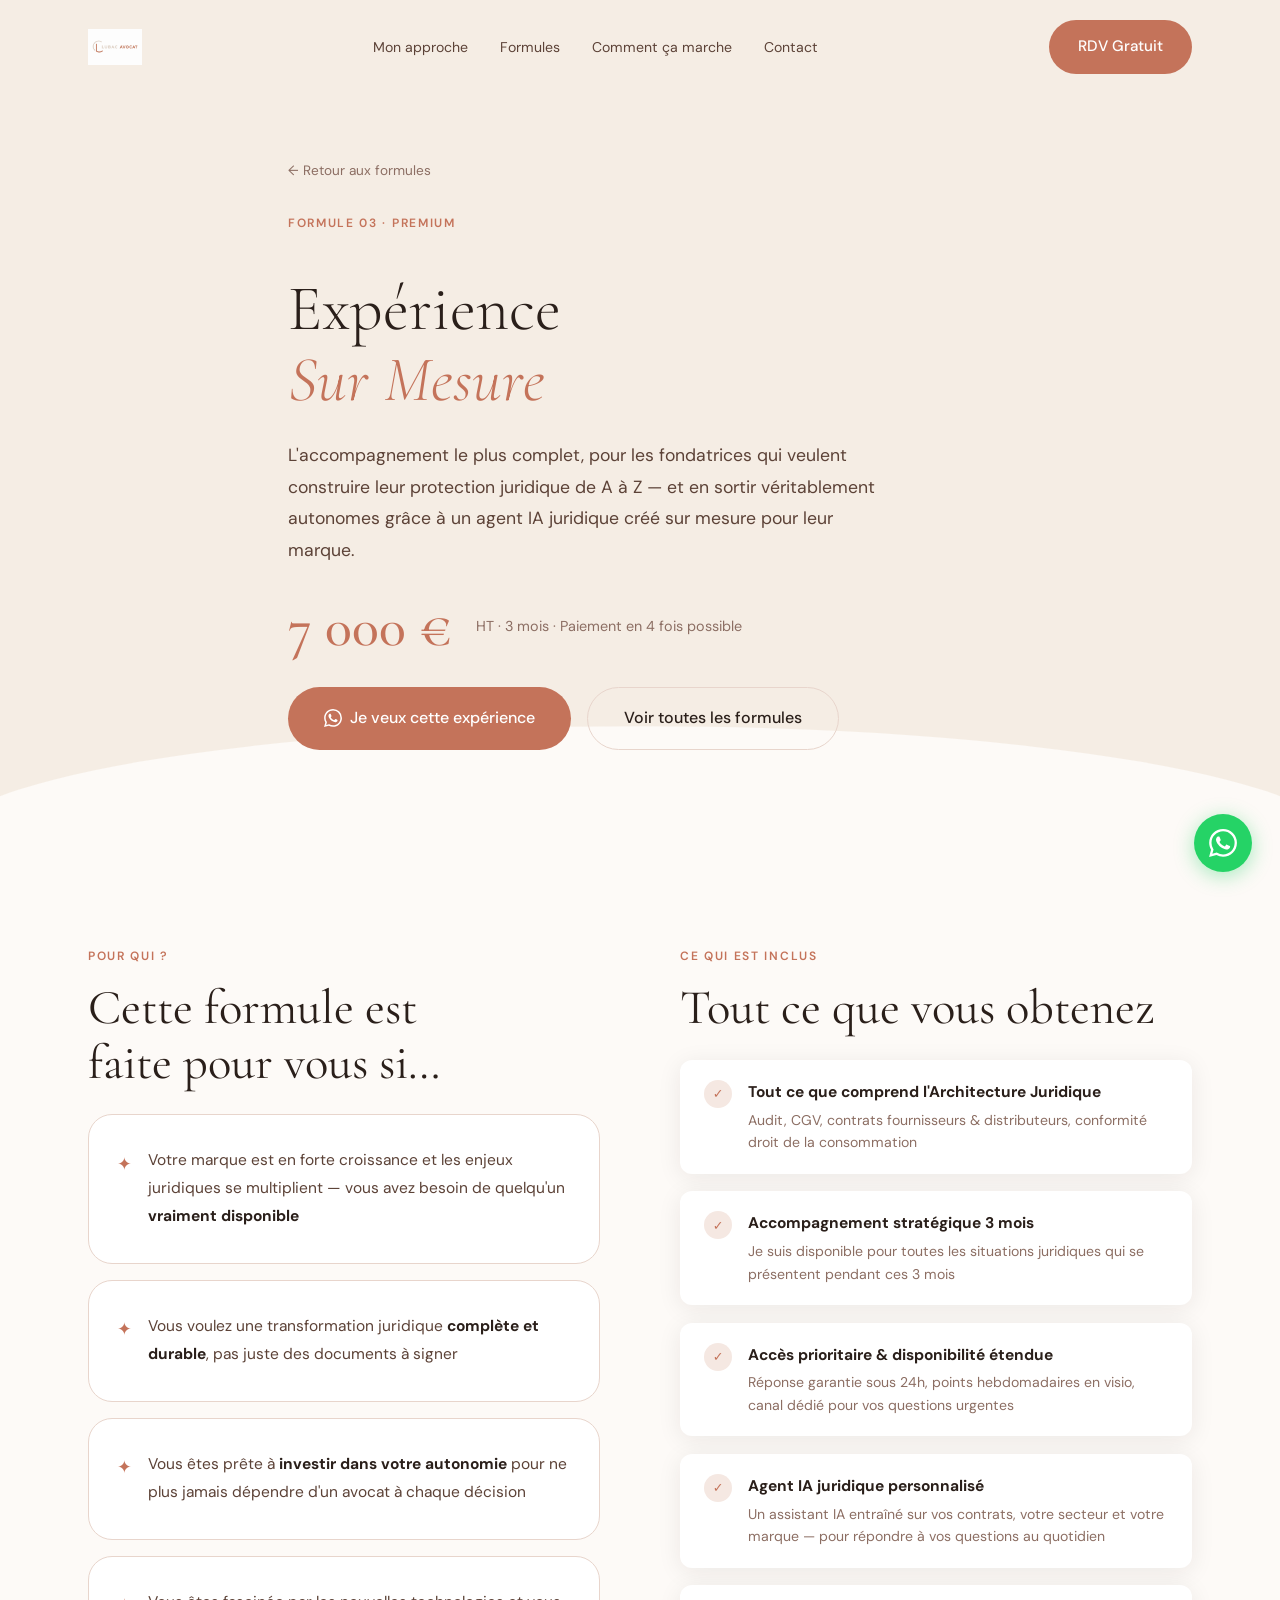
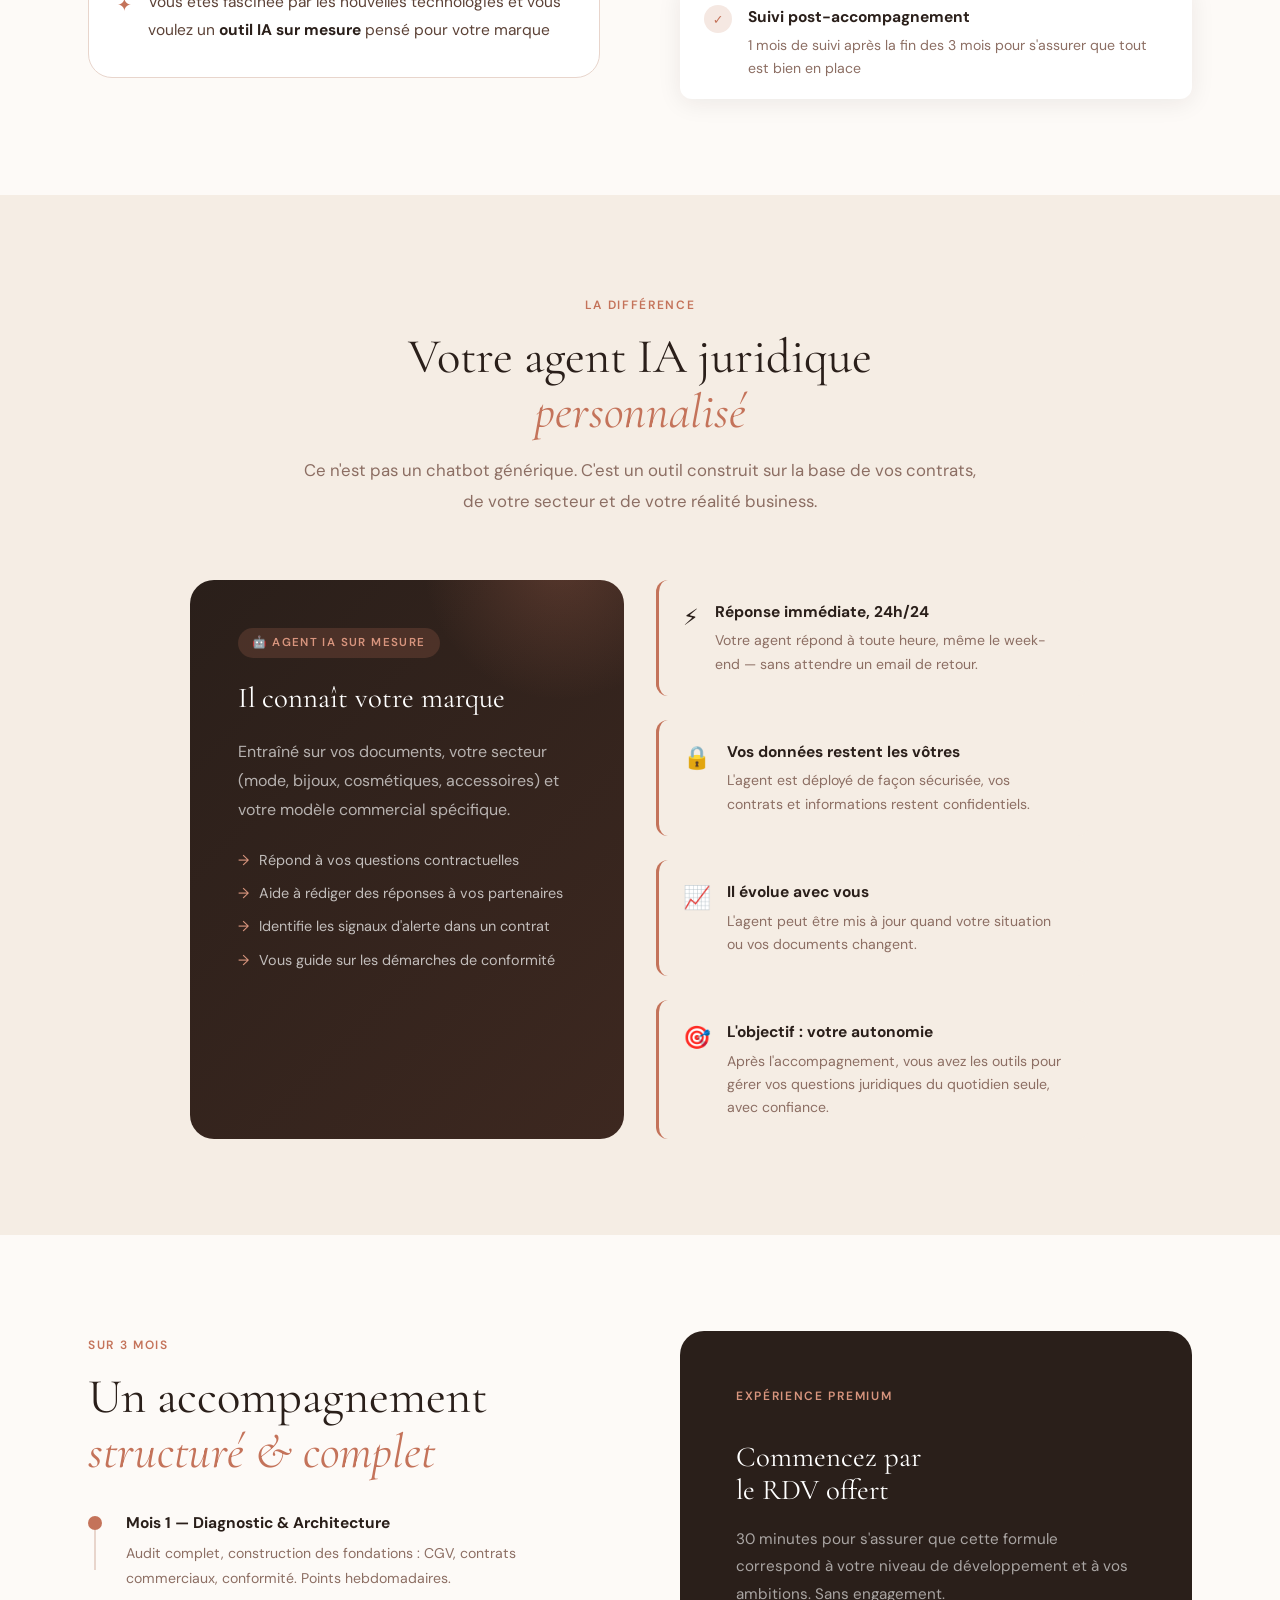
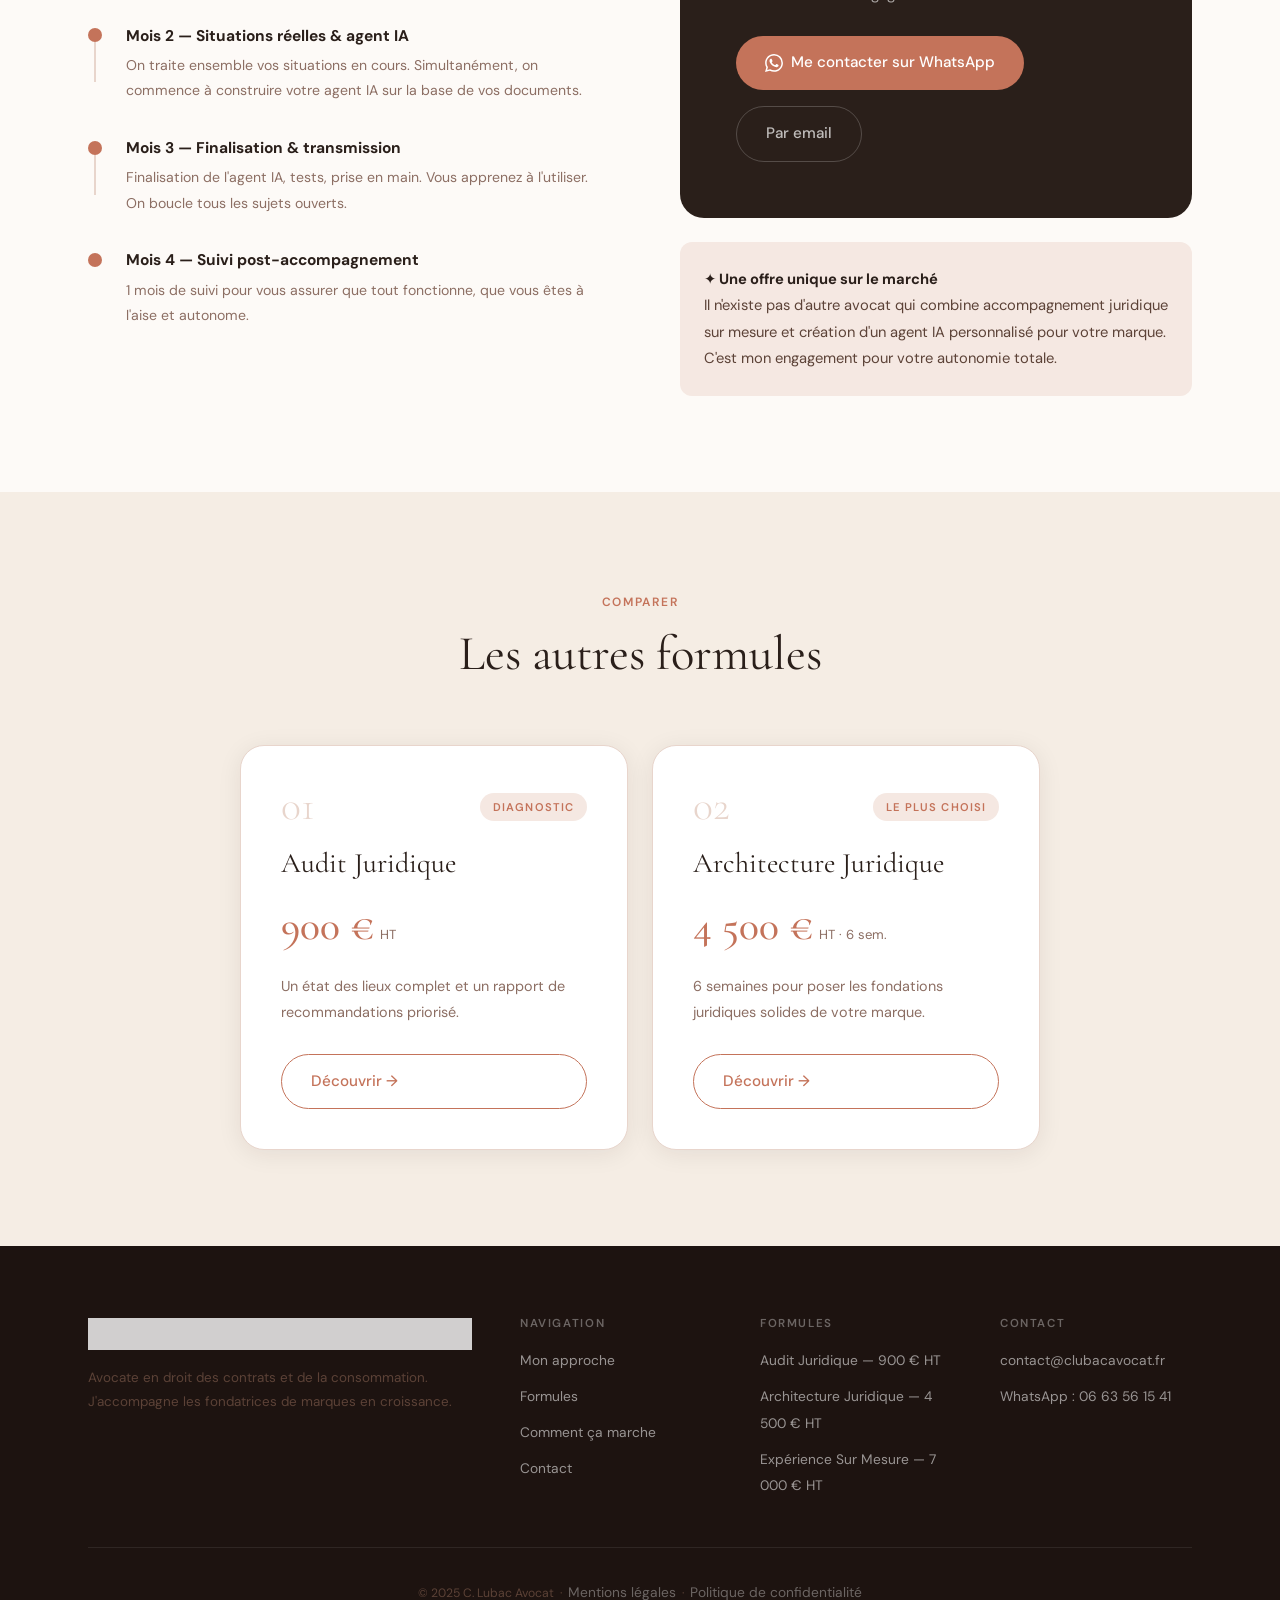
<file: experience.html>
<!DOCTYPE html>
<html lang="fr">
<head>
  <!-- Google Tag Manager -->
  <script>(function(w,d,s,l,i){w[l]=w[l]||[];w[l].push({'gtm.start':
  new Date().getTime(),event:'gtm.js'});var f=d.getElementsByTagName(s)[0],
  j=d.createElement(s),dl=l!='dataLayer'?'&l='+l:'';j.async=true;j.src=
  'https://www.googletagmanager.com/gtm.js?id='+i+dl;f.parentNode.insertBefore(j,f);
  })(window,document,'script','dataLayer','GTM-5997PF2J');</script>
  <!-- End Google Tag Manager -->
  <meta charset="UTF-8">
  <meta name="viewport" content="width=device-width, initial-scale=1.0">
  <meta name="description" content="Expérience Sur Mesure — 3 mois d'accompagnement total + agent IA juridique personnalisé pour votre marque. Caroline Lubac Avocate. 7 000 € HT.">
  <title>Expérience Sur Mesure — C. Lubac Avocat</title>
  <meta property="og:type" content="website">
  <meta property="og:url" content="https://lubacavocat.fr/experience">
  <meta property="og:title" content="Expérience Sur Mesure — C. Lubac Avocat">
  <meta property="og:description" content="3 mois d'accompagnement total + agent IA juridique personnalisé pour votre marque. Caroline Lubac, avocate au Barreau de Paris. 7 000 € HT.">
  <meta property="og:image" content="https://lubacavocat.fr/caroline-lubac-avocat.jpg">
  <meta name="twitter:card" content="summary_large_image">
  <meta name="twitter:title" content="Expérience Sur Mesure — C. Lubac Avocat">
  <meta name="twitter:description" content="3 mois d'accompagnement total + agent IA juridique personnalisé pour votre marque. Caroline Lubac, avocate au Barreau de Paris. 7 000 € HT.">
  <link rel="canonical" href="https://lubacavocat.fr/experience">
  <link rel="icon" type="image/png" href="favicon.png">
  <link rel="preconnect" href="https://fonts.googleapis.com">
  <link rel="preconnect" href="https://fonts.gstatic.com" crossorigin>
  <link href="https://fonts.googleapis.com/css2?family=Cormorant+Garamond:ital,wght@0,300;0,400;0,500;0,600;1,300;1,400&family=DM+Sans:opsz,wght@9..40,300;9..40,400;9..40,500;9..40,600&display=swap" rel="stylesheet">
  <link rel="stylesheet" href="style.css">
  <style>
    .ai-feature { background: linear-gradient(135deg, var(--dark) 0%, #3D2820 100%); border-radius: var(--radius-lg); padding: 3rem; color: white; display: flex; flex-direction: column; gap: 1.5rem; position: relative; overflow: hidden; }
    .ai-feature::before { content: ''; position: absolute; top: -30%; right: -20%; width: 300px; height: 300px; background: radial-gradient(circle, rgba(196,115,90,.25) 0%, transparent 65%); }
    .ai-feature h3 { color: white; font-size: 1.8rem; }
    .ai-feature p { color: rgba(255,255,255,.65); }
    .ai-tag { display: inline-flex; align-items: center; gap: .5rem; font-size: .72rem; font-weight: 600; letter-spacing: .12em; text-transform: uppercase; color: var(--terracotta-light); background: rgba(196,115,90,.2); padding: .35rem .9rem; border-radius: 100px; width: fit-content; }
    .ai-list { display: flex; flex-direction: column; gap: .6rem; }
    .ai-list li { font-size: .9rem; color: rgba(255,255,255,.7); padding-left: 1.3rem; position: relative; }
    .ai-list li::before { content: '→'; position: absolute; left: 0; color: var(--terracotta-light); }
  </style>
<!-- Google tag (gtag.js) -->
<script async src="https://www.googletagmanager.com/gtag/js?id=AW-18161264737"></script>
<script>
  window.dataLayer = window.dataLayer || [];
  function gtag(){dataLayer.push(arguments);}
  gtag('js', new Date());
  gtag('config', 'AW-18161264737');
</script>
</head>
<body>
  <!-- Google Tag Manager (noscript) -->
  <noscript><iframe src="https://www.googletagmanager.com/ns.html?id=GTM-5997PF2J"
  height="0" width="0" style="display:none;visibility:hidden"></iframe></noscript>
  <!-- End Google Tag Manager (noscript) -->

  <nav id="navbar">
    <div class="nav-container">
      <a href="/" class="nav-logo"><img src="navbar logo.png" alt="C. Lubac Avocat"></a>
      <ul class="nav-links">
        <li><a href="/#approche">Mon approche</a></li>
        <li><a href="/#formules">Formules</a></li>
        <li><a href="/#processus">Comment ça marche</a></li>
        <li><a href="/#contact">Contact</a></li>
      </ul>
      <a href="https://wa.me/33663561541?text=Bonjour%20Caroline%2C%20je%20suis%20int%C3%A9ress%C3%A9e%20par%20la%20formule%20Exp%C3%A9rience%20Sur%20Mesure." target="_blank" class="btn btn-primary nav-cta">RDV Gratuit</a>
      <button class="nav-toggle" id="navToggle" aria-label="Menu"><span></span><span></span><span></span></button>
    </div>
  </nav>
  <div class="nav-overlay" id="navOverlay">
    <a href="/#approche">Mon approche</a>
    <a href="/#formules">Formules</a>
    <a href="/#processus">Comment ça marche</a>
    <a href="/#contact">Contact</a>
    <a href="https://wa.me/33663561541" target="_blank" class="btn btn-primary" style="margin-top:1rem">RDV Gratuit</a>
  </div>

  <section class="page-hero">
    <div class="page-hero-inner">
      <a href="/#formules" class="back-link">← Retour aux formules</a>
      <span class="section-tag">Formule 03 · Premium</span>
      <h1 style="font-size:clamp(2.6rem,5vw,4.5rem);font-weight:300">Expérience<br><em>Sur Mesure</em></h1>
      <p style="font-size:1.1rem;max-width:600px;color:var(--mid-dark)">
        L'accompagnement le plus complet, pour les fondatrices qui veulent construire leur protection juridique de A à Z — et en sortir véritablement autonomes grâce à un agent IA juridique créé sur mesure pour leur marque.
      </p>
      <div class="page-price-wrap">
        <span class="page-price">7 000 €</span>
        <span class="page-price-note">HT · 3 mois · Paiement en 4 fois possible</span>
      </div>
      <div style="display:flex;gap:1rem;flex-wrap:wrap;margin-top:.5rem">
        <a href="https://wa.me/33663561541?text=Bonjour%20Caroline%2C%20je%20suis%20int%C3%A9ress%C3%A9e%20par%20la%20formule%20Exp%C3%A9rience%20Sur%20Mesure." target="_blank" class="btn btn-primary btn-large">
          <svg width="18" height="18" viewBox="0 0 24 24" fill="currentColor"><path d="M17.472 14.382c-.297-.149-1.758-.867-2.03-.967-.273-.099-.471-.148-.67.15-.197.297-.767.966-.94 1.164-.173.199-.347.223-.644.075-.297-.15-1.255-.463-2.39-1.475-.883-.788-1.48-1.761-1.653-2.059-.173-.297-.018-.458.13-.606.134-.133.298-.347.446-.52.149-.174.198-.298.298-.497.099-.198.05-.371-.025-.52-.075-.149-.669-1.612-.916-2.207-.242-.579-.487-.5-.669-.51-.173-.008-.371-.01-.57-.01-.198 0-.52.074-.792.372-.272.297-1.04 1.016-1.04 2.479 0 1.462 1.065 2.875 1.213 3.074.149.198 2.096 3.2 5.077 4.487.709.306 1.262.489 1.694.625.712.227 1.36.195 1.871.118.571-.085 1.758-.719 2.006-1.413.248-.694.248-1.289.173-1.413-.074-.124-.272-.198-.57-.347m-5.421 7.403h-.004a9.87 9.87 0 01-5.031-1.378l-.361-.214-3.741.982.998-3.648-.235-.374a9.86 9.86 0 01-1.51-5.26c.001-5.45 4.436-9.884 9.888-9.884 2.64 0 5.122 1.03 6.988 2.898a9.825 9.825 0 012.893 6.994c-.003 5.45-4.437 9.884-9.885 9.884m8.413-18.297A11.815 11.815 0 0012.05 0C5.495 0 .16 5.335.157 11.892c0 2.096.547 4.142 1.588 5.945L.057 24l6.305-1.654a11.882 11.882 0 005.683 1.448h.005c6.554 0 11.89-5.335 11.893-11.893a11.821 11.821 0 00-3.48-8.413z"/></svg>
          Je veux cette expérience
        </a>
        <a href="/#formules" class="btn btn-secondary btn-large">Voir toutes les formules</a>
      </div>
    </div>
  </section>

  <section class="detail-section">
    <div class="container">
      <div class="detail-grid">
        <div class="fade-left">
          <span class="section-tag">Pour qui ?</span>
          <h2>Cette formule est<br>faite pour vous si…</h2>
          <div style="display:flex;flex-direction:column;gap:1rem;margin-top:1.5rem">
            <div class="pour-qui-card" style="box-shadow:none;border:1px solid var(--light-border)"><div class="card-icon">✦</div><p>Votre marque est en forte croissance et les enjeux juridiques se multiplient — vous avez besoin de quelqu'un <strong>vraiment disponible</strong></p></div>
            <div class="pour-qui-card" style="box-shadow:none;border:1px solid var(--light-border)"><div class="card-icon">✦</div><p>Vous voulez une transformation juridique <strong>complète et durable</strong>, pas juste des documents à signer</p></div>
            <div class="pour-qui-card" style="box-shadow:none;border:1px solid var(--light-border)"><div class="card-icon">✦</div><p>Vous êtes prête à <strong>investir dans votre autonomie</strong> pour ne plus jamais dépendre d'un avocat à chaque décision</p></div>
            <div class="pour-qui-card" style="box-shadow:none;border:1px solid var(--light-border)"><div class="card-icon">✦</div><p>Vous êtes fascinée par les nouvelles technologies et vous voulez un <strong>outil IA sur mesure</strong> pensé pour votre marque</p></div>
          </div>
        </div>
        <div class="fade-right">
          <span class="section-tag">Ce qui est inclus</span>
          <h2>Tout ce que vous obtenez</h2>
          <div class="includes-list">
            <div class="includes-item"><div class="icheck">✓</div><div class="itext"><strong>Tout ce que comprend l'Architecture Juridique</strong><p>Audit, CGV, contrats fournisseurs &amp; distributeurs, conformité droit de la consommation</p></div></div>
            <div class="includes-item"><div class="icheck">✓</div><div class="itext"><strong>Accompagnement stratégique 3 mois</strong><p>Je suis disponible pour toutes les situations juridiques qui se présentent pendant ces 3 mois</p></div></div>
            <div class="includes-item"><div class="icheck">✓</div><div class="itext"><strong>Accès prioritaire &amp; disponibilité étendue</strong><p>Réponse garantie sous 24h, points hebdomadaires en visio, canal dédié pour vos questions urgentes</p></div></div>
            <div class="includes-item"><div class="icheck">✓</div><div class="itext"><strong>Agent IA juridique personnalisé</strong><p>Un assistant IA entraîné sur vos contrats, votre secteur et votre marque — pour répondre à vos questions au quotidien</p></div></div>
            <div class="includes-item"><div class="icheck">✓</div><div class="itext"><strong>Suivi post-accompagnement</strong><p>1 mois de suivi après la fin des 3 mois pour s'assurer que tout est bien en place</p></div></div>
          </div>
        </div>
      </div>
    </div>
  </section>

  <section class="detail-section" style="background:var(--cream)">
    <div class="container">
      <div class="section-intro fade-up">
        <span class="section-tag">La différence</span>
        <h2>Votre agent IA juridique<br><em>personnalisé</em></h2>
        <p class="section-subtitle">Ce n'est pas un chatbot générique. C'est un outil construit sur la base de vos contrats, de votre secteur et de votre réalité business.</p>
      </div>
      <div style="display:grid;grid-template-columns:1fr 1fr;gap:2rem;max-width:900px;margin:0 auto">
        <div class="ai-feature fade-left">
          <div class="ai-tag">🤖 Agent IA sur mesure</div>
          <h3>Il connaît votre marque</h3>
          <p>Entraîné sur vos documents, votre secteur (mode, bijoux, cosmétiques, accessoires) et votre modèle commercial spécifique.</p>
          <ul class="ai-list">
            <li>Répond à vos questions contractuelles</li>
            <li>Aide à rédiger des réponses à vos partenaires</li>
            <li>Identifie les signaux d'alerte dans un contrat</li>
            <li>Vous guide sur les démarches de conformité</li>
          </ul>
        </div>
        <div style="display:flex;flex-direction:column;gap:1.5rem">
          <div class="feature-box fade-right"><div class="feature-icon">⚡</div><div><strong>Réponse immédiate, 24h/24</strong><p>Votre agent répond à toute heure, même le week-end — sans attendre un email de retour.</p></div></div>
          <div class="feature-box fade-right"><div class="feature-icon">🔒</div><div><strong>Vos données restent les vôtres</strong><p>L'agent est déployé de façon sécurisée, vos contrats et informations restent confidentiels.</p></div></div>
          <div class="feature-box fade-right"><div class="feature-icon">📈</div><div><strong>Il évolue avec vous</strong><p>L'agent peut être mis à jour quand votre situation ou vos documents changent.</p></div></div>
          <div class="feature-box fade-right"><div class="feature-icon">🎯</div><div><strong>L'objectif : votre autonomie</strong><p>Après l'accompagnement, vous avez les outils pour gérer vos questions juridiques du quotidien seule, avec confiance.</p></div></div>
        </div>
      </div>
    </div>
  </section>

  <section class="detail-section">
    <div class="container">
      <div class="detail-grid">
        <div class="fade-left">
          <span class="section-tag">Sur 3 mois</span>
          <h2>Un accompagnement<br><em>structuré &amp; complet</em></h2>
          <div class="timeline" style="margin-top:2rem">
            <div class="tl-item"><div class="tl-dot-col"><div class="tl-dot"></div><div class="tl-line"></div></div><div class="tl-content"><strong>Mois 1 — Diagnostic &amp; Architecture</strong><p>Audit complet, construction des fondations : CGV, contrats commerciaux, conformité. Points hebdomadaires.</p></div></div>
            <div class="tl-item"><div class="tl-dot-col"><div class="tl-dot"></div><div class="tl-line"></div></div><div class="tl-content"><strong>Mois 2 — Situations réelles &amp; agent IA</strong><p>On traite ensemble vos situations en cours. Simultanément, on commence à construire votre agent IA sur la base de vos documents.</p></div></div>
            <div class="tl-item"><div class="tl-dot-col"><div class="tl-dot"></div><div class="tl-line"></div></div><div class="tl-content"><strong>Mois 3 — Finalisation &amp; transmission</strong><p>Finalisation de l'agent IA, tests, prise en main. Vous apprenez à l'utiliser. On boucle tous les sujets ouverts.</p></div></div>
            <div class="tl-item"><div class="tl-dot-col"><div class="tl-dot"></div></div><div class="tl-content"><strong>Mois 4 — Suivi post-accompagnement</strong><p>1 mois de suivi pour vous assurer que tout fonctionne, que vous êtes à l'aise et autonome.</p></div></div>
          </div>
        </div>
        <div class="fade-right" style="display:flex;flex-direction:column;gap:1.5rem">
          <div class="cta-block">
            <span class="section-tag">Expérience Premium</span>
            <h3>Commencez par<br>le RDV offert</h3>
            <p>30 minutes pour s'assurer que cette formule correspond à votre niveau de développement et à vos ambitions. Sans engagement.</p>
            <div class="cta-ctas">
              <a href="https://wa.me/33663561541?text=Bonjour%20Caroline%2C%20je%20suis%20int%C3%A9ress%C3%A9e%20par%20la%20formule%20Exp%C3%A9rience%20Sur%20Mesure." target="_blank" class="btn btn-primary">
                <svg width="18" height="18" viewBox="0 0 24 24" fill="currentColor"><path d="M17.472 14.382c-.297-.149-1.758-.867-2.03-.967-.273-.099-.471-.148-.67.15-.197.297-.767.966-.94 1.164-.173.199-.347.223-.644.075-.297-.15-1.255-.463-2.39-1.475-.883-.788-1.48-1.761-1.653-2.059-.173-.297-.018-.458.13-.606.134-.133.298-.347.446-.52.149-.174.198-.298.298-.497.099-.198.05-.371-.025-.52-.075-.149-.669-1.612-.916-2.207-.242-.579-.487-.5-.669-.51-.173-.008-.371-.01-.57-.01-.198 0-.52.074-.792.372-.272.297-1.04 1.016-1.04 2.479 0 1.462 1.065 2.875 1.213 3.074.149.198 2.096 3.2 5.077 4.487.709.306 1.262.489 1.694.625.712.227 1.36.195 1.871.118.571-.085 1.758-.719 2.006-1.413.248-.694.248-1.289.173-1.413-.074-.124-.272-.198-.57-.347m-5.421 7.403h-.004a9.87 9.87 0 01-5.031-1.378l-.361-.214-3.741.982.998-3.648-.235-.374a9.86 9.86 0 01-1.51-5.26c.001-5.45 4.436-9.884 9.888-9.884 2.64 0 5.122 1.03 6.988 2.898a9.825 9.825 0 012.893 6.994c-.003 5.45-4.437 9.884-9.885 9.884m8.413-18.297A11.815 11.815 0 0012.05 0C5.495 0 .16 5.335.157 11.892c0 2.096.547 4.142 1.588 5.945L.057 24l6.305-1.654a11.882 11.882 0 005.683 1.448h.005c6.554 0 11.89-5.335 11.893-11.893a11.821 11.821 0 00-3.48-8.413z"/></svg>
                Me contacter sur WhatsApp
              </a>
              <a href="mailto:contact@clubacavocat.fr" class="btn btn-secondary" style="border-color:rgba(255,255,255,.2);color:rgba(255,255,255,.7)">Par email</a>
            </div>
          </div>
          <div style="background:var(--terracotta-pale);border-radius:var(--radius);padding:1.5rem">
            <p style="font-size:.92rem;color:var(--mid-dark)"><strong style="color:var(--dark)">✦ Une offre unique sur le marché</strong><br>Il n'existe pas d'autre avocat qui combine accompagnement juridique sur mesure et création d'un agent IA personnalisé pour votre marque. C'est mon engagement pour votre autonomie totale.</p>
          </div>
        </div>
      </div>
    </div>
  </section>

  <section class="detail-section" style="background:var(--cream)">
    <div class="container">
      <div class="section-intro fade-up"><span class="section-tag">Comparer</span><h2>Les autres formules</h2></div>
      <div style="display:grid;grid-template-columns:repeat(auto-fit,minmax(280px,1fr));gap:1.5rem;max-width:800px;margin:0 auto">
        <div class="formule-card fade-up">
          <div class="fheader"><span class="fnum">01</span><span class="ftag">Diagnostic</span></div>
          <h3>Audit Juridique</h3>
          <div class="price-wrap"><span class="price">900 €</span><span class="price-suffix">HT</span></div>
          <p style="font-size:.9rem;color:var(--mid)">Un état des lieux complet et un rapport de recommandations priorisé.</p>
          <a href="audit" class="btn btn-outline" style="margin-top:.5rem">Découvrir →</a>
        </div>
        <div class="formule-card fade-up">
          <div class="fheader"><span class="fnum">02</span><span class="ftag">Le plus choisi</span></div>
          <h3>Architecture Juridique</h3>
          <div class="price-wrap"><span class="price">4 500 €</span><span class="price-suffix">HT · 6 sem.</span></div>
          <p style="font-size:.9rem;color:var(--mid)">6 semaines pour poser les fondations juridiques solides de votre marque.</p>
          <a href="architecture" class="btn btn-outline" style="margin-top:.5rem">Découvrir →</a>
        </div>
      </div>
    </div>
  </section>

  <footer>
    <div class="container">
      <div class="footer-grid">
        <div class="footer-brand"><img src="navbar logo.png" alt="C. Lubac Avocat"><p>Avocate en droit des contrats et de la consommation. J'accompagne les fondatrices de marques en croissance.</p></div>
        <div><h4>Navigation</h4><ul><li><a href="/#approche">Mon approche</a></li><li><a href="/#formules">Formules</a></li><li><a href="/#processus">Comment ça marche</a></li><li><a href="/#contact">Contact</a></li></ul></div>
        <div><h4>Formules</h4><ul><li><a href="audit">Audit Juridique — 900 € HT</a></li><li><a href="architecture">Architecture Juridique — 4 500 € HT</a></li><li><a href="experience">Expérience Sur Mesure — 7 000 € HT</a></li></ul></div>
        <div><h4>Contact</h4><ul><li><a href="mailto:contact@clubacavocat.fr">contact@clubacavocat.fr</a></li><li><a href="https://wa.me/33663561541" target="_blank">WhatsApp : 06 63 56 15 41</a></li></ul></div>
      </div>
      <div class="footer-bottom"><p>© 2025 C. Lubac Avocat &nbsp;·&nbsp; <a href="#">Mentions légales</a> &nbsp;·&nbsp; <a href="#">Politique de confidentialité</a></p></div>
    </div>
  </footer>

  <a href="https://wa.me/33663561541?text=Bonjour%20Caroline%2C%20je%20suis%20int%C3%A9ress%C3%A9e%20par%20la%20formule%20Exp%C3%A9rience%20Sur%20Mesure." target="_blank" class="wa-float" aria-label="WhatsApp">
    <svg viewBox="0 0 24 24" fill="#fff"><path d="M17.472 14.382c-.297-.149-1.758-.867-2.03-.967-.273-.099-.471-.148-.67.15-.197.297-.767.966-.94 1.164-.173.199-.347.223-.644.075-.297-.15-1.255-.463-2.39-1.475-.883-.788-1.48-1.761-1.653-2.059-.173-.297-.018-.458.13-.606.134-.133.298-.347.446-.52.149-.174.198-.298.298-.497.099-.198.05-.371-.025-.52-.075-.149-.669-1.612-.916-2.207-.242-.579-.487-.5-.669-.51-.173-.008-.371-.01-.57-.01-.198 0-.52.074-.792.372-.272.297-1.04 1.016-1.04 2.479 0 1.462 1.065 2.875 1.213 3.074.149.198 2.096 3.2 5.077 4.487.709.306 1.262.489 1.694.625.712.227 1.36.195 1.871.118.571-.085 1.758-.719 2.006-1.413.248-.694.248-1.289.173-1.413-.074-.124-.272-.198-.57-.347m-5.421 7.403h-.004a9.87 9.87 0 01-5.031-1.378l-.361-.214-3.741.982.998-3.648-.235-.374a9.86 9.86 0 01-1.51-5.26c.001-5.45 4.436-9.884 9.888-9.884 2.64 0 5.122 1.03 6.988 2.898a9.825 9.825 0 012.893 6.994c-.003 5.45-4.437 9.884-9.885 9.884m8.413-18.297A11.815 11.815 0 0012.05 0C5.495 0 .16 5.335.157 11.892c0 2.096.547 4.142 1.588 5.945L.057 24l6.305-1.654a11.882 11.882 0 005.683 1.448h.005c6.554 0 11.89-5.335 11.893-11.893a11.821 11.821 0 00-3.48-8.413z"/></svg>
  </a>

  <script src="script.js"></script>
</body>
</html>
</file>
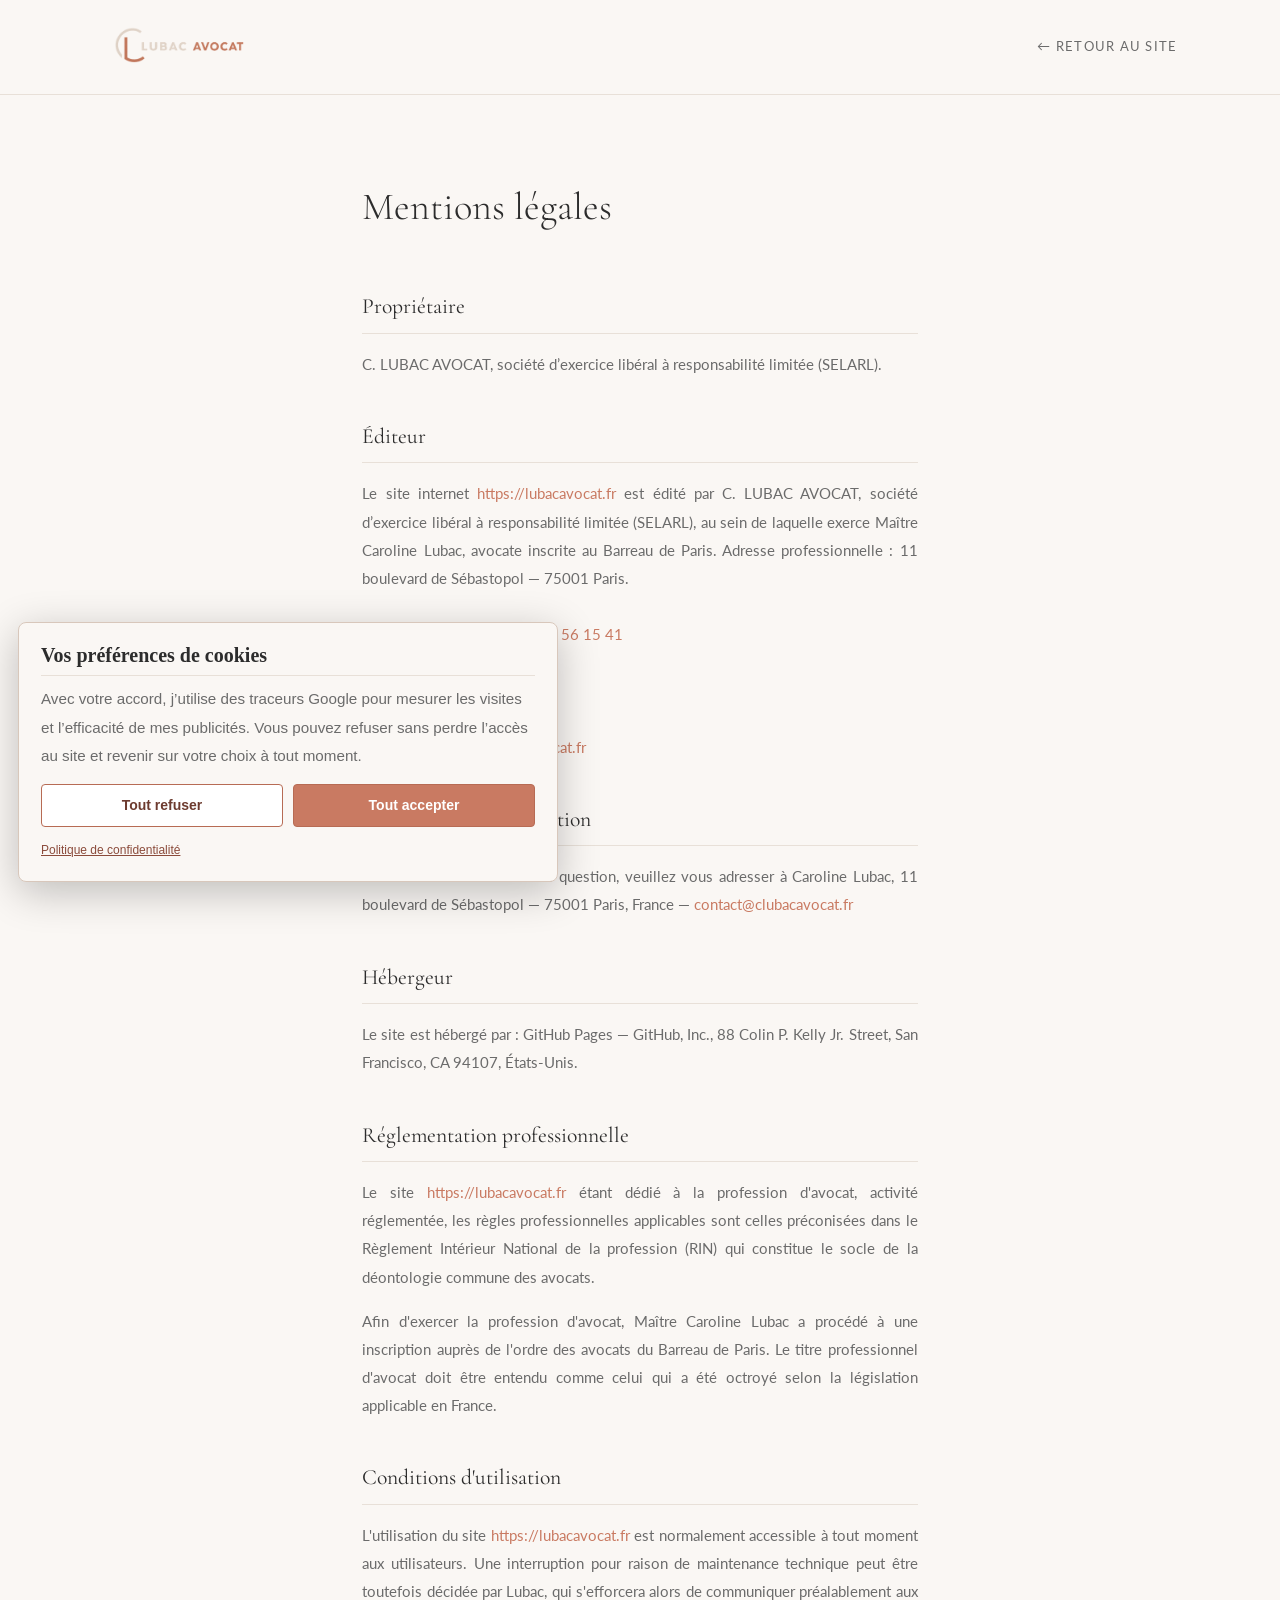
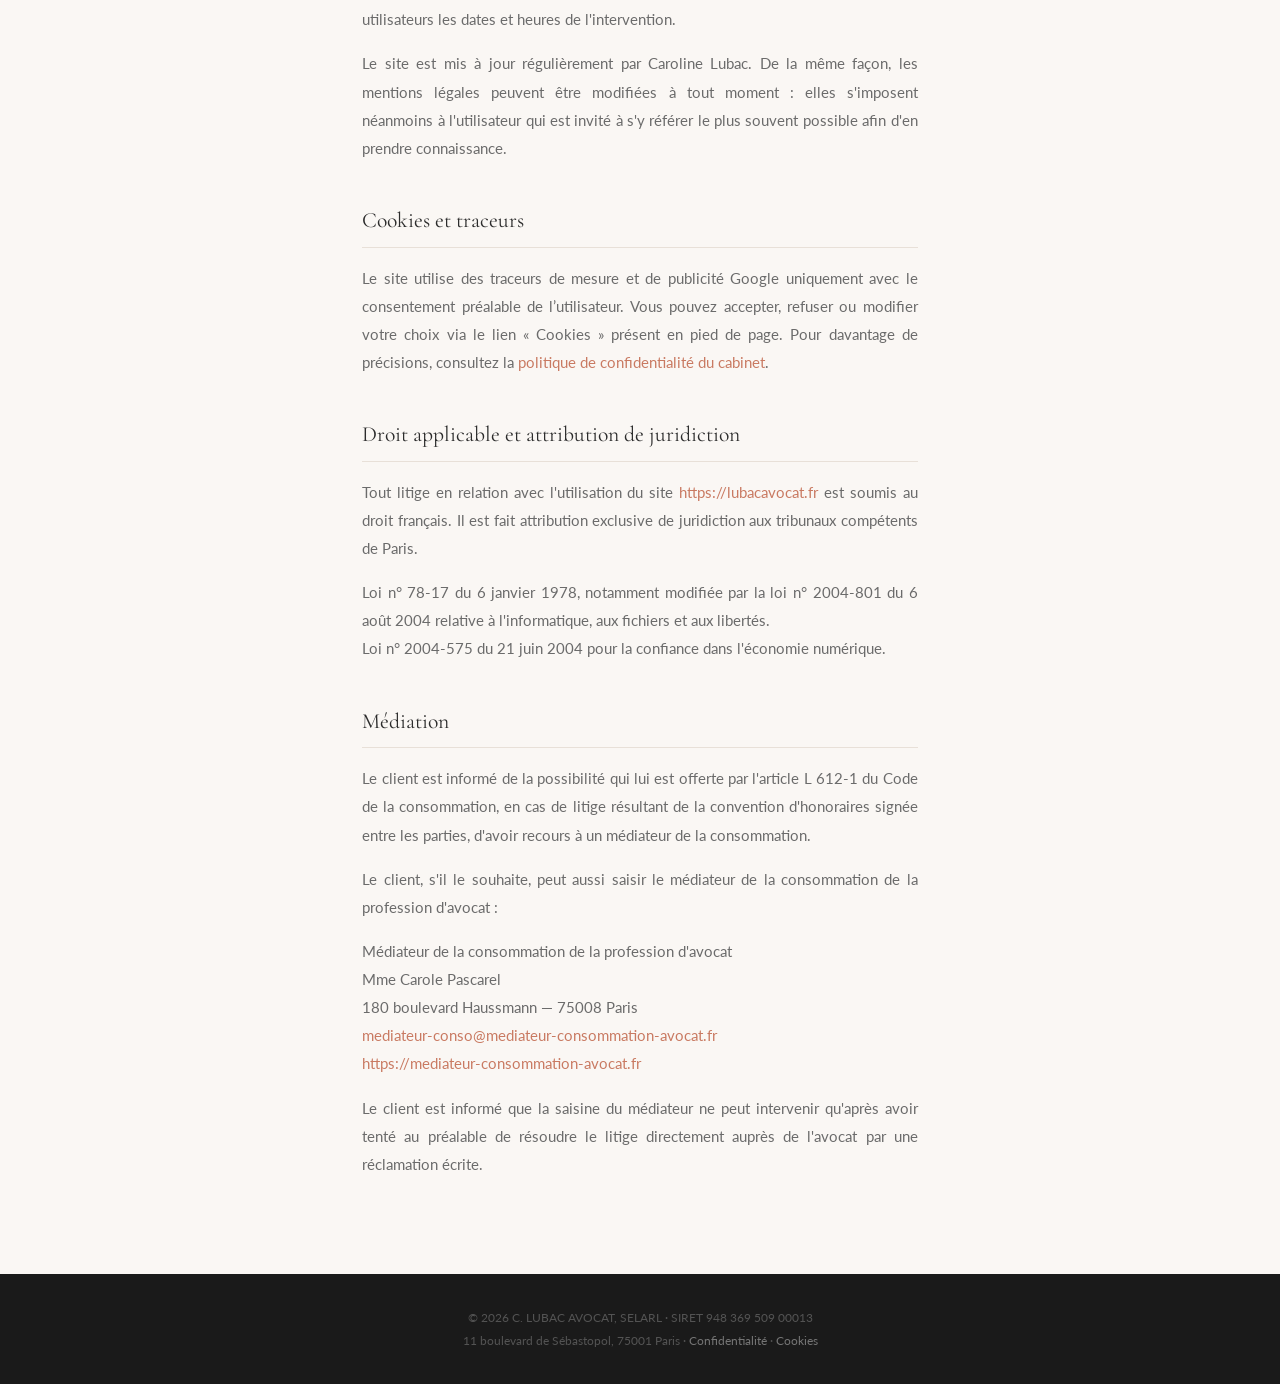
<file: mentions-legales.html>
<!DOCTYPE html>
<html lang="fr">
<head>
  <meta charset="UTF-8" />
  <meta name="viewport" content="width=device-width, initial-scale=1.0" />
  <title>Mentions légales — C. Lubac Avocat</title>
  <meta name="description" content="Mentions légales du site de Maître Caroline Lubac, avocate au Barreau de Paris — éditeur, hébergement, propriété intellectuelle et conditions d'utilisation." />
  <meta name="robots" content="noindex" />
  <link rel="icon" type="image/svg+xml" href="favicon.svg" />
  <link rel="icon" type="image/png" href="favicon.png" />
  <link rel="preconnect" href="https://fonts.googleapis.com" />
  <link rel="preconnect" href="https://fonts.gstatic.com" crossorigin />
  <link href="https://fonts.googleapis.com/css2?family=Cormorant+Garamond:ital,wght@0,300;0,400;0,500;1,300;1,400&family=Lato:wght@300;400;700&display=swap" rel="stylesheet" />
  <style>
    *, *::before, *::after { box-sizing: border-box; margin: 0; padding: 0; }
    :root {
      --terracotta: #C97A62;
      --cream: #FAF7F4;
      --charcoal: #2C2C2C;
      --mid-gray: #6B6B6B;
      --light-gray: #E8E0D8;
      --font-serif: 'Cormorant Garamond', Georgia, serif;
      --font-sans: 'Lato', sans-serif;
    }
    body { font-family: var(--font-sans); color: var(--charcoal); background: var(--cream); line-height: 1.7; text-align: justify; }
    a { color: var(--terracotta); text-decoration: none; }
    a:hover { text-decoration: underline; }
    header {
      background: var(--cream); border-bottom: 1px solid var(--light-gray);
      padding: 1.2rem 8%; display: flex; align-items: center; justify-content: space-between;
    }
    header img { height: 48px; width: auto; }
    header a.back { font-size: 0.8rem; letter-spacing: 0.1em; text-transform: uppercase; color: var(--mid-gray); }
    main { max-width: 760px; margin: 0 auto; padding: 5rem 8%; }
    h1 { font-family: var(--font-serif); font-size: clamp(2rem, 3vw, 2.8rem); font-weight: 300; margin-bottom: 3rem; color: var(--charcoal); }
    h2 { font-family: var(--font-serif); font-size: 1.35rem; font-weight: 400; color: var(--charcoal); margin: 2.5rem 0 1rem; padding-bottom: 0.5rem; border-bottom: 1px solid var(--light-gray); }
    p { font-size: 0.95rem; color: var(--mid-gray); line-height: 1.85; margin-bottom: 1rem; }
    footer { background: #1a1a1a; padding: 2rem 8%; text-align: center; }
    footer p { font-size: 0.78rem; color: rgba(255,255,255,0.25); margin: 0; }
    footer a { color: rgba(255,255,255,0.4); }
    @media (max-width: 768px) { main { padding: 3rem 6%; } header { padding: 1.2rem 6%; } }
  </style>

</head>
<body>
  <header>
    <a href="/"><img src="navbar-logo-transparent.png" alt="C Lubac Avocat" /></a>
    <a class="back" href="/">← Retour au site</a>
  </header>

  <main>
    <h1>Mentions légales</h1>

    <h2>Propriétaire</h2>
    <p>C. LUBAC AVOCAT, société d’exercice libéral à responsabilité limitée (SELARL).</p>

    <h2>Éditeur</h2>
    <p>
      Le site internet <a href="https://lubacavocat.fr">https://lubacavocat.fr</a> est édité par C. LUBAC AVOCAT, société d’exercice libéral à responsabilité limitée (SELARL), au sein de laquelle exerce Maître Caroline Lubac, avocate inscrite au Barreau de Paris. Adresse professionnelle : 11 boulevard de Sébastopol — 75001 Paris.<br><br>
      Numéro de téléphone : <a href="tel:+33663561541">06 63 56 15 41</a><br>
      SIREN : 948 369 509<br>SIRET : 948 369 509 00013<br>
      Code NAF : 6910Z<br>
      Courriel : <a href="mailto:contact@clubacavocat.fr">contact@clubacavocat.fr</a>
    </p>

    <h2>Directeur de la publication</h2>
    <p>
      Caroline LUBAC. Pour toute question, veuillez vous adresser à Caroline Lubac, 11 boulevard de Sébastopol — 75001 Paris, France — <a href="mailto:contact@clubacavocat.fr">contact@clubacavocat.fr</a>
    </p>

    <h2>Hébergeur</h2>
    <p>
      Le site est hébergé par : GitHub Pages — GitHub, Inc., 88 Colin P. Kelly Jr. Street, San Francisco, CA 94107, États-Unis.
    </p>

    <h2>Réglementation professionnelle</h2>
    <p>
      Le site <a href="https://lubacavocat.fr">https://lubacavocat.fr</a> étant dédié à la profession d'avocat, activité réglementée, les règles professionnelles applicables sont celles préconisées dans le Règlement Intérieur National de la profession (RIN) qui constitue le socle de la déontologie commune des avocats.
    </p>
    <p>
      Afin d'exercer la profession d'avocat, Maître Caroline Lubac a procédé à une inscription auprès de l'ordre des avocats du Barreau de Paris. Le titre professionnel d'avocat doit être entendu comme celui qui a été octroyé selon la législation applicable en France.
    </p>

    <h2>Conditions d'utilisation</h2>
    <p>
      L'utilisation du site <a href="https://lubacavocat.fr">https://lubacavocat.fr</a> est normalement accessible à tout moment aux utilisateurs. Une interruption pour raison de maintenance technique peut être toutefois décidée par Lubac, qui s'efforcera alors de communiquer préalablement aux utilisateurs les dates et heures de l'intervention.
    </p>
    <p>
      Le site est mis à jour régulièrement par Caroline Lubac. De la même façon, les mentions légales peuvent être modifiées à tout moment : elles s'imposent néanmoins à l'utilisateur qui est invité à s'y référer le plus souvent possible afin d'en prendre connaissance.
    </p>

    <h2>Cookies et traceurs</h2><p>Le site utilise des traceurs de mesure et de publicité Google uniquement avec le consentement préalable de l’utilisateur. Vous pouvez accepter, refuser ou modifier votre choix via le lien « Cookies » présent en pied de page. Pour davantage de précisions, consultez la <a href="rgpd.html">politique de confidentialité du cabinet</a>.</p>

<h2>Droit applicable et attribution de juridiction</h2>
    <p>
      Tout litige en relation avec l'utilisation du site <a href="https://lubacavocat.fr">https://lubacavocat.fr</a> est soumis au droit français. Il est fait attribution exclusive de juridiction aux tribunaux compétents de Paris.
    </p>
    <p>
      Loi n° 78-17 du 6 janvier 1978, notamment modifiée par la loi n° 2004-801 du 6 août 2004 relative à l'informatique, aux fichiers et aux libertés.<br>
      Loi n° 2004-575 du 21 juin 2004 pour la confiance dans l'économie numérique.
    </p>

    <h2>Médiation</h2>
    <p>
      Le client est informé de la possibilité qui lui est offerte par l'article L 612-1 du Code de la consommation, en cas de litige résultant de la convention d'honoraires signée entre les parties, d'avoir recours à un médiateur de la consommation.
    </p>
    <p>
      Le client, s'il le souhaite, peut aussi saisir le médiateur de la consommation de la profession d'avocat :
    </p>
    <p>
      Médiateur de la consommation de la profession d'avocat<br>
      Mme Carole Pascarel<br>
      180 boulevard Haussmann — 75008 Paris<br>
      <a href="mailto:mediateur-conso@mediateur-consommation-avocat.fr">mediateur-conso@mediateur-consommation-avocat.fr</a><br>
      <a href="https://mediateur-consommation-avocat.fr" target="_blank" rel="noopener">https://mediateur-consommation-avocat.fr</a>
    </p>
    <p>
      Le client est informé que la saisine du médiateur ne peut intervenir qu'après avoir tenté au préalable de résoudre le litige directement auprès de l'avocat par une réclamation écrite.
    </p>
  </main>

  <footer><p>© 2026 C. LUBAC AVOCAT, SELARL · SIRET 948 369 509 00013<br>11 boulevard de Sébastopol, 75001 Paris · <a href="rgpd.html">Confidentialité</a> · <a href="#" class="lubac-manage-cookies">Cookies</a></p></footer>
<script defer src="cookies-consent.js"></script>
</body>
</html>
</file>
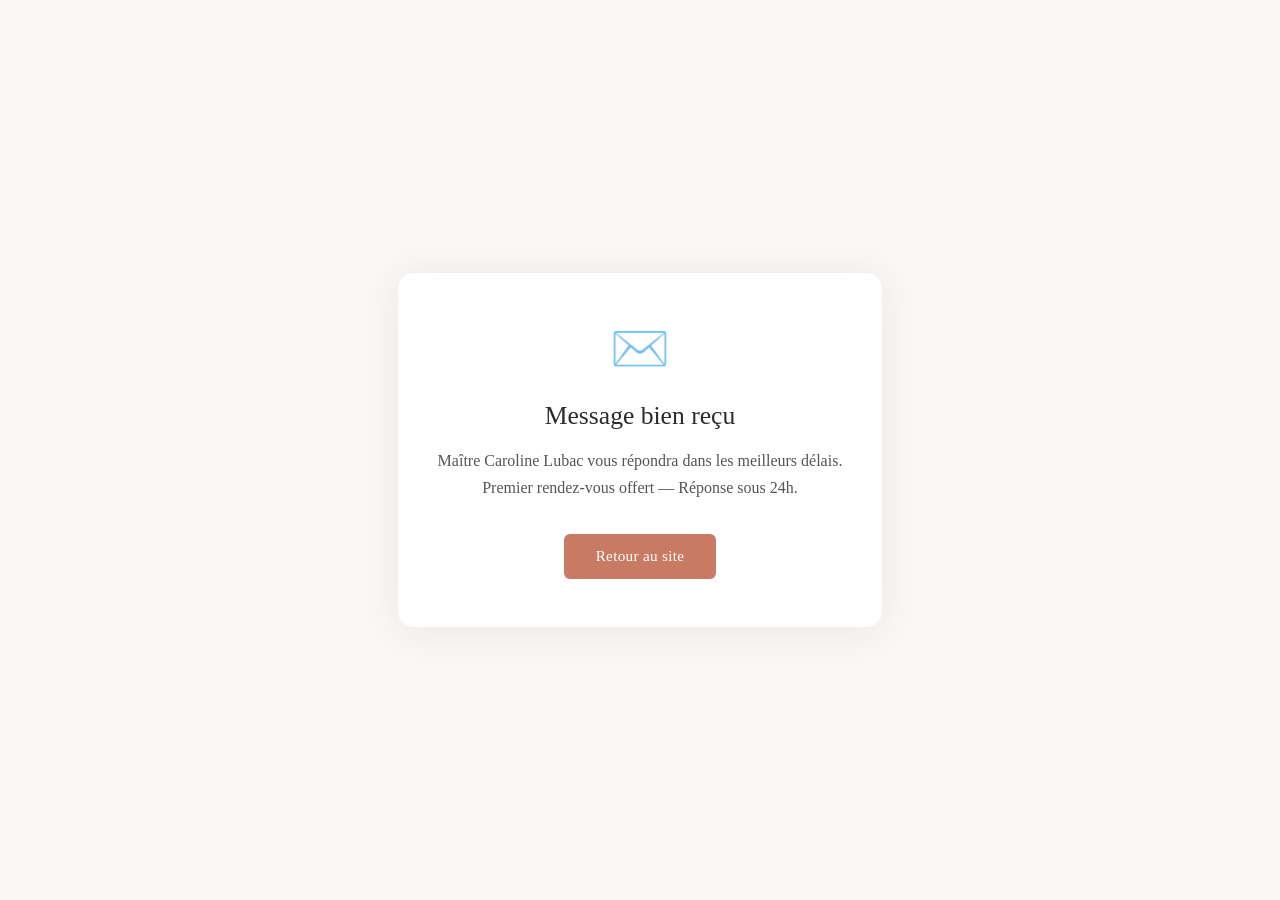
<file: merci.html>
<!DOCTYPE html>
<html lang="fr">
<head>
  <!-- Google Tag Manager -->
  <script>(function(w,d,s,l,i){w[l]=w[l]||[];w[l].push({'gtm.start':
  new Date().getTime(),event:'gtm.js'});var f=d.getElementsByTagName(s)[0],
  j=d.createElement(s),dl=l!='dataLayer'?'&l='+l:'';j.async=true;j.src=
  'https://www.googletagmanager.com/gtm.js?id='+i+dl;f.parentNode.insertBefore(j,f);
  })(window,document,'script','dataLayer','GTM-5997PF2J');</script>
  <!-- End Google Tag Manager -->
  <meta charset="UTF-8" />
  <meta name="viewport" content="width=device-width, initial-scale=1.0" />
  <title>Message envoyé — C. Lubac Avocat</title>
  <meta name="description" content="Votre message a bien été envoyé à Maître Caroline Lubac, avocate au Barreau de Paris. Réponse sous 24 à 48h ouvrées." />
  <meta name="robots" content="noindex, nofollow" />
  <link rel="icon" href="favicon.png" type="image/png" />
  <style>
    *, *::before, *::after { box-sizing: border-box; margin: 0; padding: 0; }
    :root {
      --terracotta: #C97A62;
      --cream: #FAF7F4;
      --charcoal: #2C2C2C;
      --font: 'Georgia', serif;
    }
    body {
      background: var(--cream);
      color: var(--charcoal);
      font-family: var(--font);
      display: flex;
      align-items: center;
      justify-content: center;
      min-height: 100vh;
      padding: 2rem;
      text-align: center;
    }
    .card {
      max-width: 520px;
      background: #fff;
      border-radius: 16px;
      padding: 3rem 2.5rem;
      box-shadow: 0 4px 40px rgba(44,44,44,0.08);
    }
    .icon {
      font-size: 3rem;
      margin-bottom: 1.5rem;
      display: block;
    }
    h1 {
      font-size: 1.6rem;
      font-weight: normal;
      color: var(--charcoal);
      margin-bottom: 1rem;
    }
    p {
      font-size: 1rem;
      line-height: 1.7;
      color: #555;
      margin-bottom: 2rem;
    }
    a.btn {
      display: inline-block;
      padding: 0.85rem 2rem;
      background: var(--terracotta);
      color: #fff;
      text-decoration: none;
      border-radius: 6px;
      font-size: 0.95rem;
      letter-spacing: 0.02em;
      transition: background 0.2s;
    }
    a.btn:hover { background: #b8614a; }
  </style>
<!-- Google tag (gtag.js) -->
<script async src="https://www.googletagmanager.com/gtag/js?id=AW-18161264737"></script>
<script>
  window.dataLayer = window.dataLayer || [];
  function gtag(){dataLayer.push(arguments);}
  gtag('js', new Date());
  gtag('config', 'AW-18161264737');
</script>
</head>
<body>
  <!-- Google Tag Manager (noscript) -->
  <noscript><iframe src="https://www.googletagmanager.com/ns.html?id=GTM-5997PF2J"
  height="0" width="0" style="display:none;visibility:hidden"></iframe></noscript>
  <!-- End Google Tag Manager (noscript) -->
  <div class="card">
    <span class="icon">✉️</span>
    <h1>Message bien reçu</h1>
    <p>Maître Caroline Lubac vous répondra dans les meilleurs délais.<br />Premier rendez-vous offert — Réponse sous 24h.</p>
    <a href="/" class="btn">Retour au site</a>
  </div>
</body>
</html>
</file>
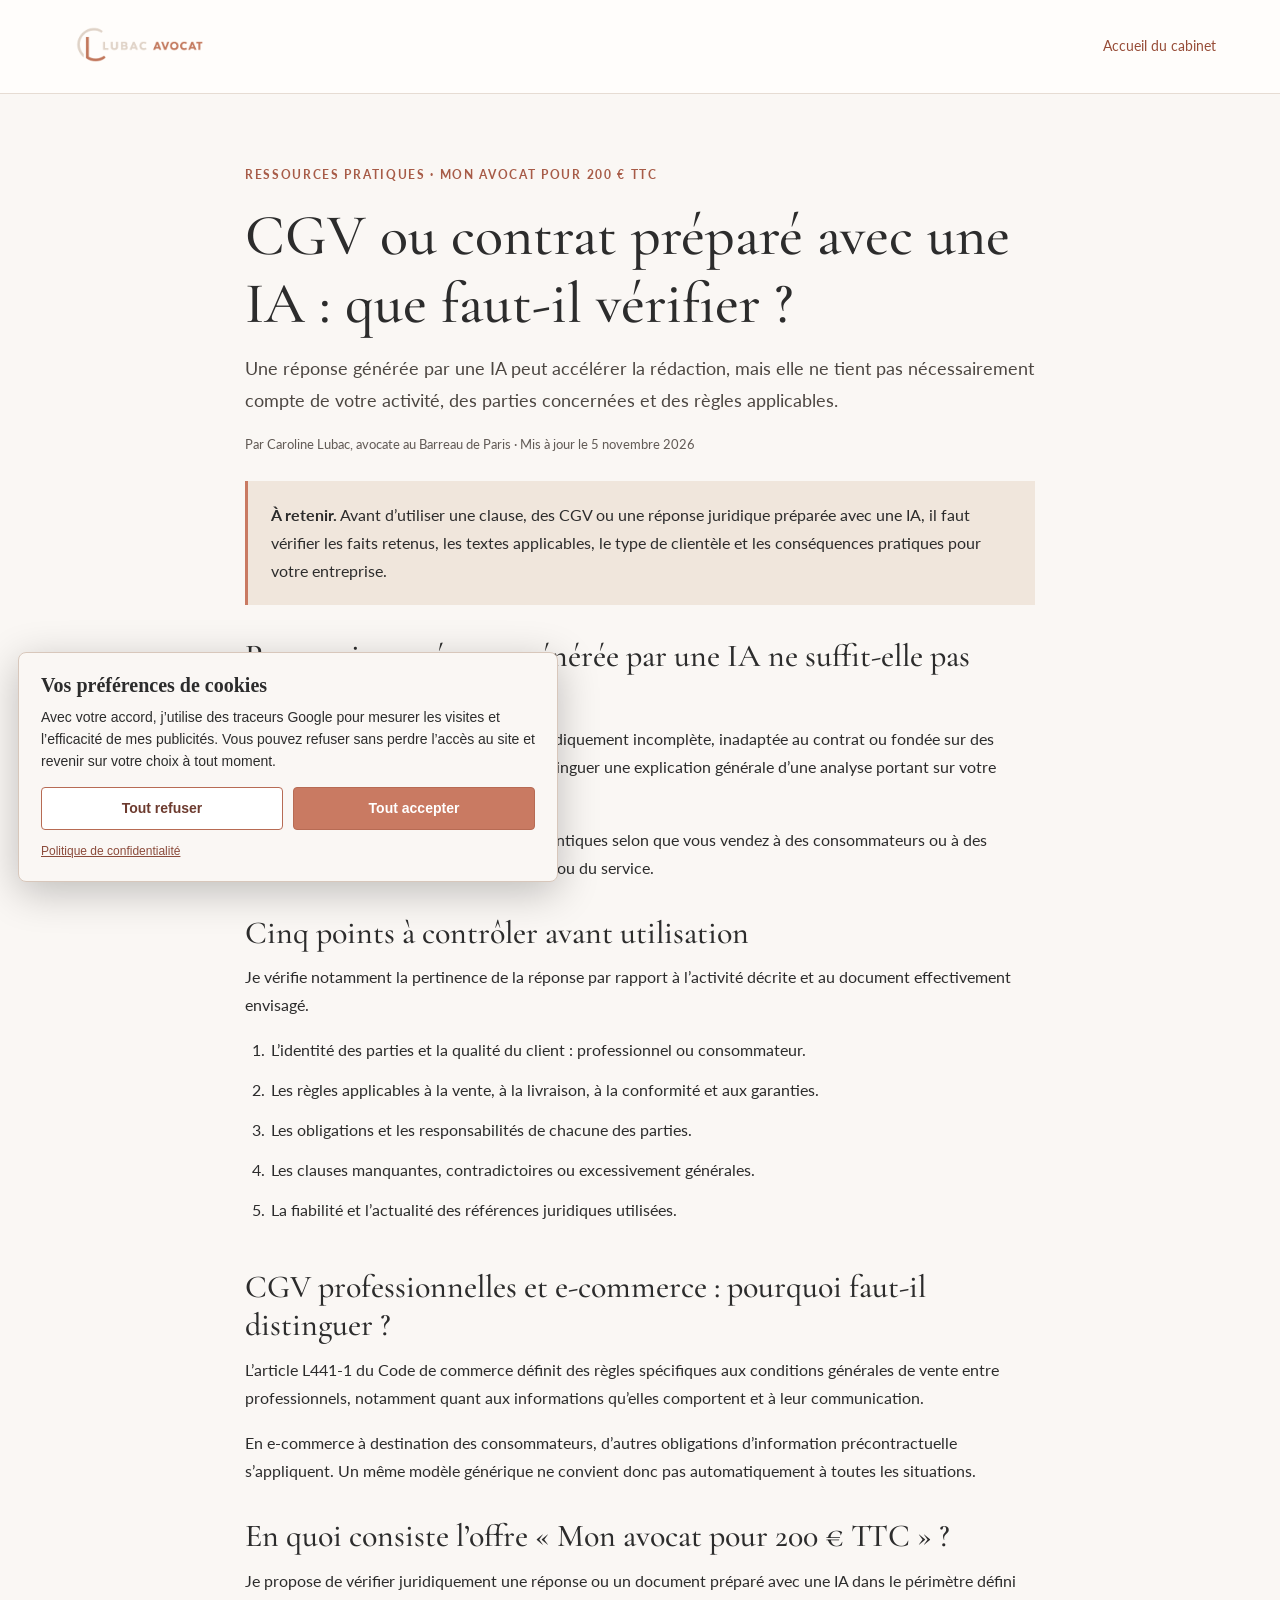
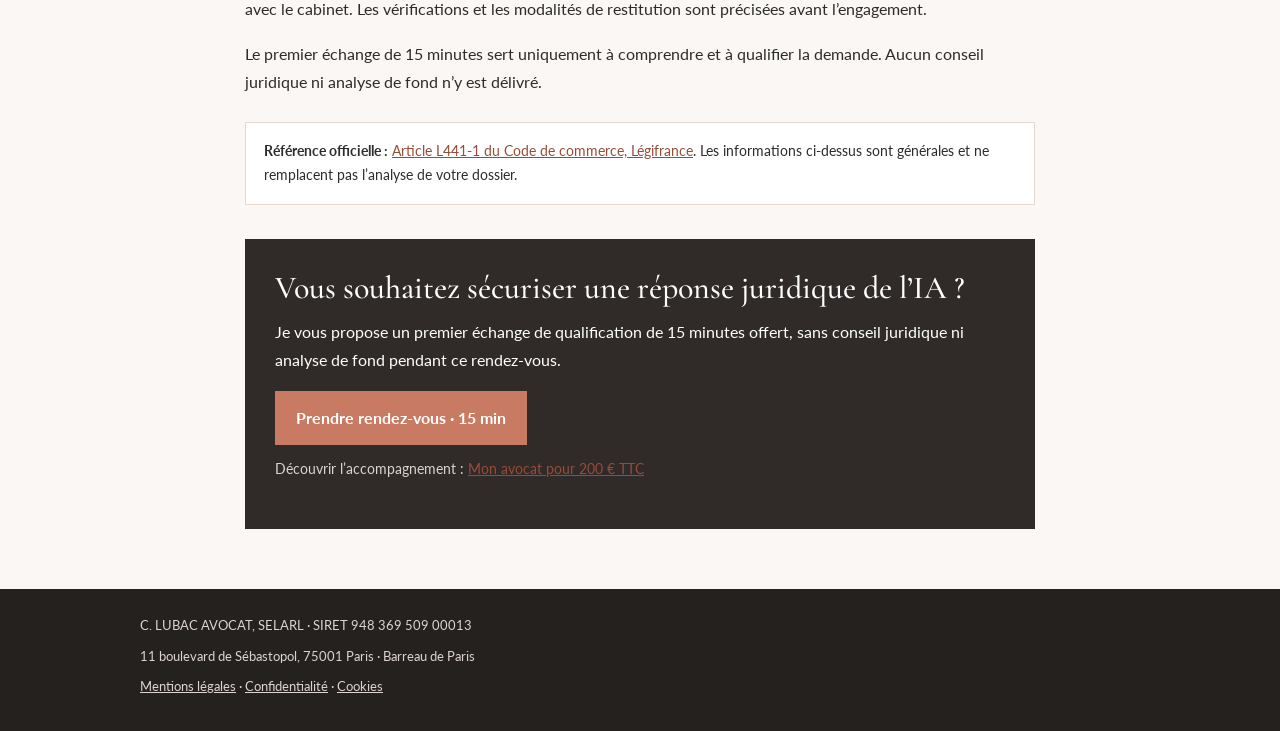
<file: reponse-ia-cgv-contrat-verification.html>
<!DOCTYPE html>
<html lang="fr"><head><meta charset="UTF-8"><meta name="viewport" content="width=device-width, initial-scale=1">
<title>CGV ou contrat rédigé avec une IA : que vérifier ? | Caroline Lubac</title><meta name="description" content="Une IA a préparé vos CGV ou une clause contractuelle ? Découvrez les vérifications juridiques essentielles avant de les utiliser dans votre entreprise."><link rel="canonical" href="https://lubacavocat.fr/reponse-ia-cgv-contrat-verification.html">
<meta property="og:type" content="article"><meta property="og:title" content="CGV ou contrat rédigé avec une IA : que vérifier ? | Caroline Lubac"><meta property="og:description" content="Une IA a préparé vos CGV ou une clause contractuelle ? Découvrez les vérifications juridiques essentielles avant de les utiliser dans votre entreprise."><meta property="og:url" content="https://lubacavocat.fr/reponse-ia-cgv-contrat-verification.html">
<link rel="icon" href="favicon.png" type="image/png"><link rel="preconnect" href="https://fonts.googleapis.com"><link rel="preconnect" href="https://fonts.gstatic.com" crossorigin>
<link href="https://fonts.googleapis.com/css2?family=Cormorant+Garamond:wght@400;500;600&family=Lato:wght@400;700&display=swap" rel="stylesheet">
<script type="application/ld+json">{"@context":"https://schema.org","@graph":[{"@type":"WebPage","@id":"https://lubacavocat.fr/reponse-ia-cgv-contrat-verification.html#page","name":"CGV ou contrat rédigé avec une IA : que vérifier ? | Caroline Lubac","url":"https://lubacavocat.fr/reponse-ia-cgv-contrat-verification.html","about":{"@id":"https://lubacavocat.fr/#cabinet"}},{"@type":"Article","@id":"https://lubacavocat.fr/reponse-ia-cgv-contrat-verification.html#article","headline":"CGV ou contrat préparé avec une IA : que faut-il vérifier ?","description":"Une IA a préparé vos CGV ou une clause contractuelle ? Découvrez les vérifications juridiques essentielles avant de les utiliser dans votre entreprise.","mainEntityOfPage":"https://lubacavocat.fr/reponse-ia-cgv-contrat-verification.html","author":{"@type":"Person","name":"Caroline Lubac","jobTitle":"Avocate"},"publisher":{"@id":"https://lubacavocat.fr/#cabinet"},"datePublished":"2026-11-05","dateModified":"2026-11-05","inLanguage":"fr-FR"}]}</script>
<style>:root{--bg:#FAF7F4;--terracotta:#C97A62;--beige:#F0E6DC;--charcoal:#2C2C2C;--muted:#625b56}*{box-sizing:border-box}html{font-size:16px;scroll-behavior:smooth}body{margin:0;background:var(--bg);color:var(--charcoal);font:400 16px/1.75 'Lato',Arial,sans-serif}header{border-bottom:1px solid #e6dcd3;background:#fffdfb;padding:18px max(5%,22px);display:flex;align-items:center;justify-content:space-between;gap:12px}header img{height:49px;max-width:150px;object-fit:contain}a{color:#974c37}header a{text-decoration:none;font-size:14px}.wrap{width:min(790px,88%);margin:auto}main{padding:clamp(35px,7vw,70px) 0 60px}h1,h2,h3{font-family:'Cormorant Garamond',Georgia,serif;font-weight:500;line-height:1.18}h1{font-size:clamp(36px,6vw,58px);margin:15px 0}h2{font-size:clamp(26px,4vw,32px);margin:32px 0 12px}p{margin:0 0 17px}.eyebrow{color:#a75b47;letter-spacing:.14em;text-transform:uppercase;font-weight:700;font-size:12px}.lead{font-size:18px;color:#4c4641}.meta{font-size:13px;color:#625b56;margin:14px 0 25px}.answer{padding:20px 23px;background:var(--beige);border-left:3px solid var(--terracotta);margin:24px 0}.answer p:last-child{margin:0}.steps{padding-left:24px}.steps li{padding:0 0 12px 2px}.source{font-size:14px;background:#fff;border:1px solid #e7d8cd;padding:16px 18px;margin:26px 0}.cta{background:#302b29;color:#fff;padding:30px;margin-top:34px}.cta h2{margin:0 0 12px;color:#fff}.cta a.button{display:inline-block;background:var(--terracotta);color:#fff;text-decoration:none;padding:13px 21px;font-weight:700;min-height:48px}.small{font-size:14px;color:#ddd4cf;margin-top:12px}footer{background:#25211f;color:#ddd4cf;padding:25px max(5%,22px);font-size:13px}footer a{color:#ddd4cf}footer .wrap{width:100%;max-width:1000px}footer p{margin-bottom:8px}@media(max-width:600px){header img{height:42px}.cta{padding:23px}main{padding-top:35px}}</style></head><body>
<header><a href="/" aria-label="Accueil LUBAC AVOCAT"><img src="navbar-logo-transparent.png" alt="LUBAC AVOCAT"></a><a href="/">Accueil du cabinet</a></header>
<main class="wrap"><p class="eyebrow">Ressources pratiques · Mon avocat pour 200 € TTC</p>
<h1>CGV ou contrat préparé avec une IA : que faut-il vérifier ?</h1><p class="lead">Une réponse générée par une IA peut accélérer la rédaction, mais elle ne tient pas nécessairement compte de votre activité, des parties concernées et des règles applicables.</p><p class="meta">Par Caroline Lubac, avocate au Barreau de Paris · Mis à jour le 5 novembre 2026</p>
<div class="answer"><p><strong>À retenir.</strong> Avant d’utiliser une clause, des CGV ou une réponse juridique préparée avec une IA, il faut vérifier les faits retenus, les textes applicables, le type de clientèle et les conséquences pratiques pour votre entreprise.</p></div>
<section><h2>Pourquoi une réponse générée par une IA ne suffit-elle pas toujours ?</h2><p>Une formulation convaincante peut être juridiquement incomplète, inadaptée au contrat ou fondée sur des références obsolètes. Il est important de distinguer une explication générale d’une analyse portant sur votre situation réelle.</p><p>Pour les CGV, les obligations ne sont pas identiques selon que vous vendez à des consommateurs ou à des professionnels, ni selon la nature du produit ou du service.</p></section>
<section><h2>Cinq points à contrôler avant utilisation</h2><p>Je vérifie notamment la pertinence de la réponse par rapport à l’activité décrite et au document effectivement envisagé.</p><ol class="steps"><li>L’identité des parties et la qualité du client : professionnel ou consommateur.</li><li>Les règles applicables à la vente, à la livraison, à la conformité et aux garanties.</li><li>Les obligations et les responsabilités de chacune des parties.</li><li>Les clauses manquantes, contradictoires ou excessivement générales.</li><li>La fiabilité et l’actualité des références juridiques utilisées.</li></ol></section>
<section><h2>CGV professionnelles et e-commerce : pourquoi faut-il distinguer ?</h2><p>L’article L441-1 du Code de commerce définit des règles spécifiques aux conditions générales de vente entre professionnels, notamment quant aux informations qu’elles comportent et à leur communication.</p><p>En e-commerce à destination des consommateurs, d’autres obligations d’information précontractuelle s’appliquent. Un même modèle générique ne convient donc pas automatiquement à toutes les situations.</p></section>
<section><h2>En quoi consiste l’offre « Mon avocat pour 200 € TTC » ?</h2><p>Je propose de vérifier juridiquement une réponse ou un document préparé avec une IA dans le périmètre défini avec le cabinet. Les vérifications et les modalités de restitution sont précisées avant l’engagement.</p><p>Le premier échange de 15 minutes sert uniquement à comprendre et à qualifier la demande. Aucun conseil juridique ni analyse de fond n’y est délivré.</p></section>
<div class="source"><strong>Référence officielle :</strong> <a href="https://www.legifrance.gouv.fr/codes/article_lc/LEGIARTI000038414469/2026-05-22" target="_blank" rel="noopener noreferrer">Article L441-1 du Code de commerce, Légifrance</a>. Les informations ci-dessus sont générales et ne remplacent pas l’analyse de votre dossier.</div>
<section class="cta"><h2>Vous souhaitez sécuriser une réponse juridique de l’IA ?</h2><p>Je vous propose un premier échange de qualification de 15 minutes offert, sans conseil juridique ni analyse de fond pendant ce rendez-vous.</p>
<a class="button" href="https://calendly.com/contact-lubacavocat/15min" rel="noopener noreferrer" target="_blank">Prendre rendez-vous · 15 min</a>
<p class="small">Découvrir l’accompagnement : <a href="conseil.html">Mon avocat pour 200 € TTC</a></p></section>
</main><footer><div class="wrap"><p>C. LUBAC AVOCAT, SELARL · SIRET 948 369 509 00013</p><p>11 boulevard de Sébastopol, 75001 Paris · Barreau de Paris</p><p><a href="mentions-legales.html">Mentions légales</a> · <a href="rgpd.html">Confidentialité</a> · <a href="#" class="lubac-manage-cookies">Cookies</a></p></div></footer>
<script defer src="cookies-consent.js"></script></body></html>
</file>
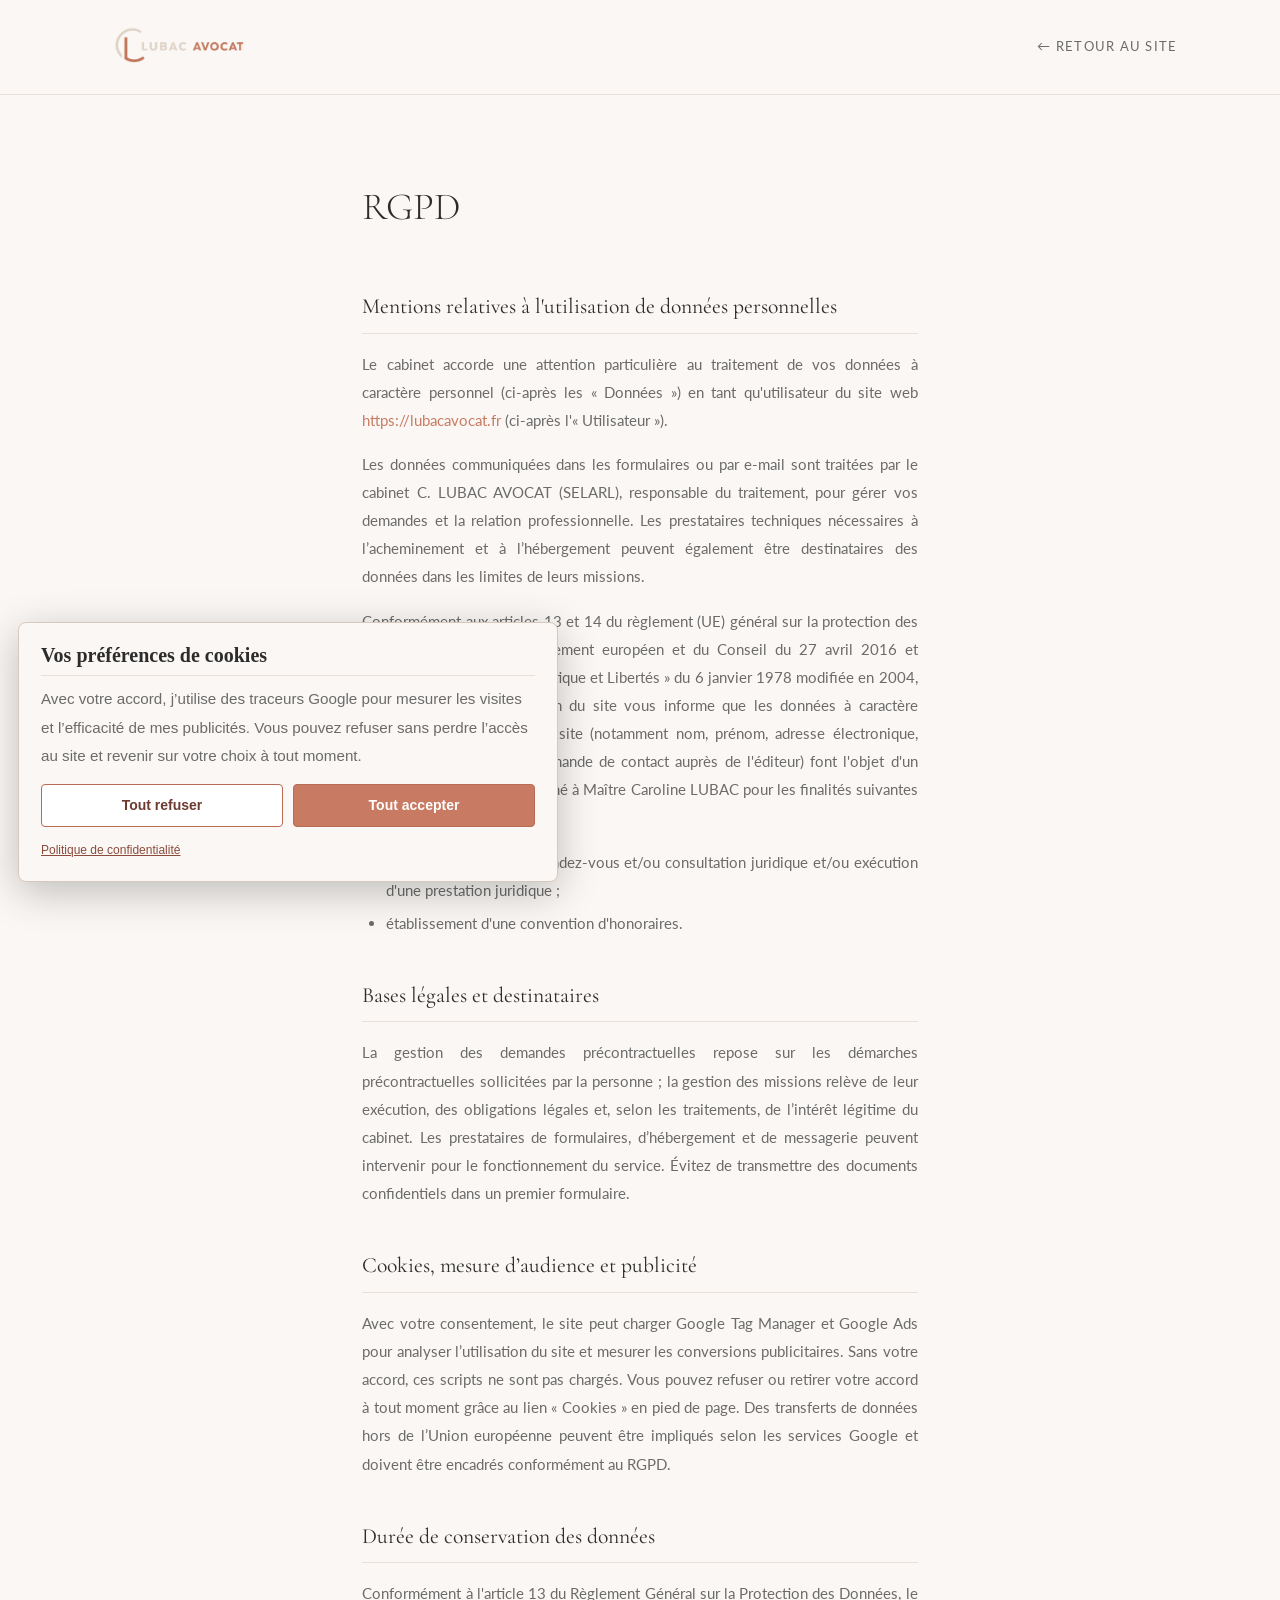
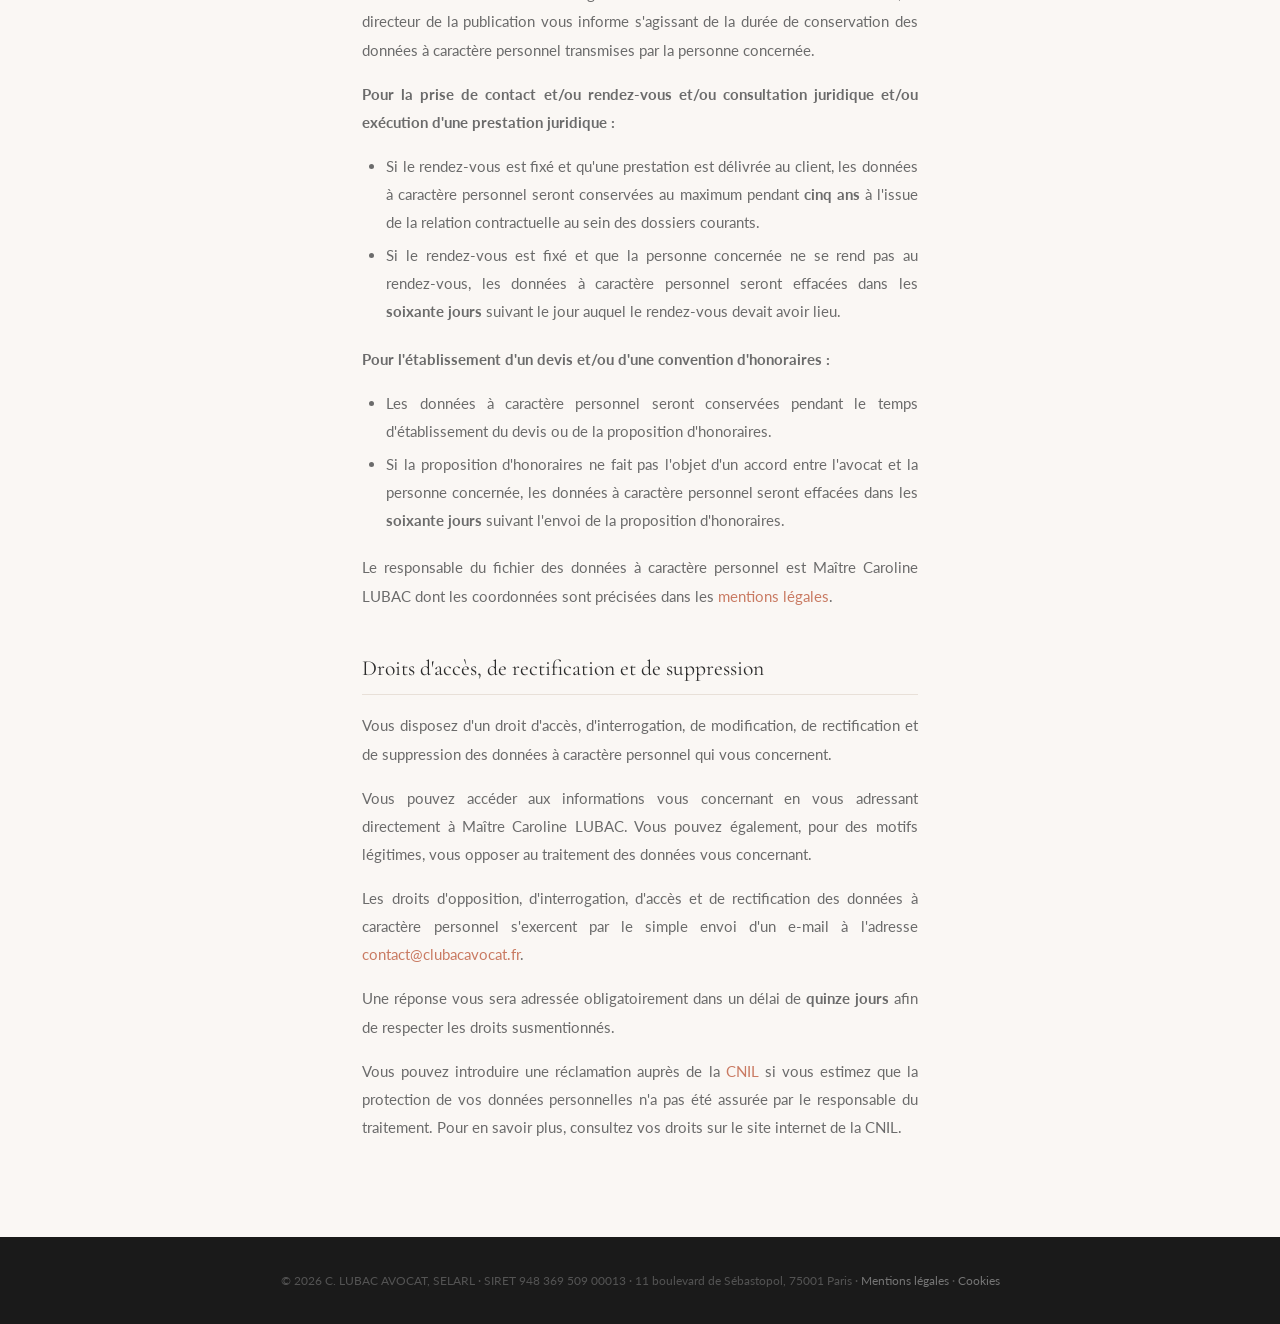
<file: rgpd.html>
<!DOCTYPE html>
<html lang="fr">
<head>
  <meta charset="UTF-8" />
  <meta name="viewport" content="width=device-width, initial-scale=1.0" />
  <title>RGPD — Politique de confidentialité — C. Lubac Avocat</title>
  <meta name="description" content="Politique de confidentialité et protection des données personnelles du site de Maître Caroline Lubac, avocate au Barreau de Paris, conformément au RGPD." />
  <meta name="robots" content="noindex" />
  <link rel="icon" type="image/svg+xml" href="favicon.svg" />
  <link rel="icon" type="image/png" href="favicon.png" />
  <link rel="preconnect" href="https://fonts.googleapis.com" />
  <link rel="preconnect" href="https://fonts.gstatic.com" crossorigin />
  <link href="https://fonts.googleapis.com/css2?family=Cormorant+Garamond:ital,wght@0,300;0,400;0,500;1,300;1,400&family=Lato:wght@300;400;700&display=swap" rel="stylesheet" />
  <style>
    *, *::before, *::after { box-sizing: border-box; margin: 0; padding: 0; }
    :root {
      --terracotta: #C97A62;
      --cream: #FAF7F4;
      --charcoal: #2C2C2C;
      --mid-gray: #6B6B6B;
      --light-gray: #E8E0D8;
      --font-serif: 'Cormorant Garamond', Georgia, serif;
      --font-sans: 'Lato', sans-serif;
    }
    body { font-family: var(--font-sans); color: var(--charcoal); background: var(--cream); line-height: 1.7; text-align: justify; }
    a { color: var(--terracotta); text-decoration: none; }
    a:hover { text-decoration: underline; }
    header {
      background: var(--cream); border-bottom: 1px solid var(--light-gray);
      padding: 1.2rem 8%; display: flex; align-items: center; justify-content: space-between;
    }
    header img { height: 48px; width: auto; }
    header a.back { font-size: 0.8rem; letter-spacing: 0.1em; text-transform: uppercase; color: var(--mid-gray); }
    main { max-width: 760px; margin: 0 auto; padding: 5rem 8%; }
    h1 { font-family: var(--font-serif); font-size: clamp(2rem, 3vw, 2.8rem); font-weight: 300; margin-bottom: 3rem; color: var(--charcoal); }
    h2 { font-family: var(--font-serif); font-size: 1.35rem; font-weight: 400; color: var(--charcoal); margin: 2.5rem 0 1rem; padding-bottom: 0.5rem; border-bottom: 1px solid var(--light-gray); }
    p { font-size: 0.95rem; color: var(--mid-gray); line-height: 1.85; margin-bottom: 1rem; }
    ul { margin: 0 0 1.2rem 1.5rem; }
    ul li { font-size: 0.95rem; color: var(--mid-gray); line-height: 1.85; margin-bottom: 0.3rem; }
    footer { background: #1a1a1a; padding: 2rem 8%; text-align: center; }
    footer p { font-size: 0.78rem; color: rgba(255,255,255,0.25); margin: 0; }
    footer a { color: rgba(255,255,255,0.4); }
    @media (max-width: 768px) { main { padding: 3rem 6%; } header { padding: 1.2rem 6%; } }
  </style>

</head>
<body>
  <header>
    <a href="/"><img src="navbar-logo-transparent.png" alt="C Lubac Avocat" /></a>
    <a class="back" href="/">← Retour au site</a>
  </header>

  <main>
    <h1>RGPD</h1>

    <h2>Mentions relatives à l'utilisation de données personnelles</h2>

    <p>
      Le cabinet accorde une attention particulière au traitement de vos données à caractère personnel (ci-après les « Données ») en tant qu'utilisateur du site web <a href="https://lubacavocat.fr">https://lubacavocat.fr</a> (ci-après l'« Utilisateur »).
    </p>

    <p>
      Les données communiquées dans les formulaires ou par e-mail sont traitées par le cabinet C. LUBAC AVOCAT (SELARL), responsable du traitement, pour gérer vos demandes et la relation professionnelle. Les prestataires techniques nécessaires à l’acheminement et à l’hébergement peuvent également être destinataires des données dans les limites de leurs missions.
    </p>

    <p>
      Conformément aux articles 13 et 14 du règlement (UE) général sur la protection des données 2016/679 du Parlement européen et du Conseil du 27 avril 2016 et l'article 32 de la loi « Informatique et Libertés » du 6 janvier 1978 modifiée en 2004, le directeur de la publication du site vous informe que les données à caractère personnel recueillies sur ce site (notamment nom, prénom, adresse électronique, téléphone et objet de la demande de contact auprès de l'éditeur) font l'objet d'un traitement informatique destiné à Maître Caroline LUBAC pour les finalités suivantes :
    </p>
    <ul>
      <li>prise de contact et/ou rendez-vous et/ou consultation juridique et/ou exécution d'une prestation juridique ;</li>
      <li>établissement d'une convention d'honoraires.</li>
    </ul>

    <h2>Bases légales et destinataires</h2><p>La gestion des demandes précontractuelles repose sur les démarches précontractuelles sollicitées par la personne ; la gestion des missions relève de leur exécution, des obligations légales et, selon les traitements, de l’intérêt légitime du cabinet. Les prestataires de formulaires, d’hébergement et de messagerie peuvent intervenir pour le fonctionnement du service. Évitez de transmettre des documents confidentiels dans un premier formulaire.</p><h2>Cookies, mesure d’audience et publicité</h2><p>Avec votre consentement, le site peut charger Google Tag Manager et Google Ads pour analyser l’utilisation du site et mesurer les conversions publicitaires. Sans votre accord, ces scripts ne sont pas chargés. Vous pouvez refuser ou retirer votre accord à tout moment grâce au lien « Cookies » en pied de page. Des transferts de données hors de l’Union européenne peuvent être impliqués selon les services Google et doivent être encadrés conformément au RGPD.</p><h2>Durée de conservation des données</h2>

    <p>
      Conformément à l'article 13 du Règlement Général sur la Protection des Données, le directeur de la publication vous informe s'agissant de la durée de conservation des données à caractère personnel transmises par la personne concernée.
    </p>

    <p><strong>Pour la prise de contact et/ou rendez-vous et/ou consultation juridique et/ou exécution d'une prestation juridique :</strong></p>
    <ul>
      <li>Si le rendez-vous est fixé et qu'une prestation est délivrée au client, les données à caractère personnel seront conservées au maximum pendant <strong>cinq ans</strong> à l'issue de la relation contractuelle au sein des dossiers courants.</li>
      <li>Si le rendez-vous est fixé et que la personne concernée ne se rend pas au rendez-vous, les données à caractère personnel seront effacées dans les <strong>soixante jours</strong> suivant le jour auquel le rendez-vous devait avoir lieu.</li>
    </ul>

    <p><strong>Pour l'établissement d'un devis et/ou d'une convention d'honoraires :</strong></p>
    <ul>
      <li>Les données à caractère personnel seront conservées pendant le temps d'établissement du devis ou de la proposition d'honoraires.</li>
      <li>Si la proposition d'honoraires ne fait pas l'objet d'un accord entre l'avocat et la personne concernée, les données à caractère personnel seront effacées dans les <strong>soixante jours</strong> suivant l'envoi de la proposition d'honoraires.</li>
    </ul>

    <p>
      Le responsable du fichier des données à caractère personnel est Maître Caroline LUBAC dont les coordonnées sont précisées dans les <a href="/mentions-legales">mentions légales</a>.
    </p>

    <h2>Droits d'accès, de rectification et de suppression</h2>

    <p>
      Vous disposez d'un droit d'accès, d'interrogation, de modification, de rectification et de suppression des données à caractère personnel qui vous concernent.
    </p>
    <p>
      Vous pouvez accéder aux informations vous concernant en vous adressant directement à Maître Caroline LUBAC. Vous pouvez également, pour des motifs légitimes, vous opposer au traitement des données vous concernant.
    </p>
    <p>
      Les droits d'opposition, d'interrogation, d'accès et de rectification des données à caractère personnel s'exercent par le simple envoi d'un e-mail à l'adresse <a href="mailto:contact@clubacavocat.fr">contact@clubacavocat.fr</a>.
    </p>
    <p>
      Une réponse vous sera adressée obligatoirement dans un délai de <strong>quinze jours</strong> afin de respecter les droits susmentionnés.
    </p>
    <p>
      Vous pouvez introduire une réclamation auprès de la <a href="https://www.cnil.fr" target="_blank" rel="noopener">CNIL</a> si vous estimez que la protection de vos données personnelles n'a pas été assurée par le responsable du traitement. Pour en savoir plus, consultez vos droits sur le site internet de la CNIL.
    </p>
  </main>

  <footer><p>© 2026 C. LUBAC AVOCAT, SELARL · SIRET 948 369 509 00013 · 11 boulevard de Sébastopol, 75001 Paris · <a href="mentions-legales.html">Mentions légales</a> · <a href="#" class="lubac-manage-cookies">Cookies</a></p></footer>
<script defer src="cookies-consent.js"></script>
</body>
</html>
</file>
<file: style.css>
/* ============================================================
   C. LUBAC AVOCAT — STYLES
   ============================================================ */

/* Variables */
:root {
  --terracotta:      #C4735A;
  --terracotta-dark: #A85D44;
  --terracotta-light:#D8957E;
  --terracotta-pale: #F5E8E2;
  --cream:           #F5EDE4;
  --warm-white:      #FDFAF7;
  --dark:            #2A1F1A;
  --mid-dark:        #5C4237;
  --mid:             #8C6E63;
  --light-border:    #E8D5CC;
  --sand:            #D4C0B0;

  --font-serif: 'Cormorant Garamond', Georgia, serif;
  --font-sans:  'DM Sans', system-ui, sans-serif;

  --radius:    12px;
  --radius-lg: 24px;
  --shadow:    0 4px 24px rgba(42,31,26,.08);
  --shadow-lg: 0 16px 48px rgba(42,31,26,.14);
  --transition: .35s cubic-bezier(.4,0,.2,1);
}

/* ── Reset ── */
*, *::before, *::after { box-sizing: border-box; margin: 0; padding: 0; }
html { scroll-behavior: smooth; font-size: 16px; }
body {
  font-family: var(--font-sans);
  background: var(--warm-white);
  color: var(--dark);
  line-height: 1.65;
  overflow-x: hidden;
}
img  { max-width: 100%; height: auto; display: block; }
a    { color: inherit; text-decoration: none; }
ul   { list-style: none; }

/* ── Typography ── */
h1,h2,h3,h4 {
  font-family: var(--font-serif);
  font-weight: 400;
  line-height: 1.12;
  color: var(--dark);
}
h1 { font-size: clamp(2.8rem, 5.5vw, 5rem); }
h2 { font-size: clamp(2rem,   3.8vw, 3.2rem); }
h3 { font-size: clamp(1.4rem, 2.2vw, 1.8rem); }
em { font-style: italic; color: var(--terracotta); }
p  { color: var(--mid-dark); line-height: 1.8; }
p.lead { font-size: 1.08rem; font-weight: 500; color: var(--dark); }

/* ── Layout ── */
.container {
  max-width: 1200px;
  margin: 0 auto;
  padding: 0 clamp(1.25rem, 5vw, 3rem);
}

/* ── Buttons ── */
.btn {
  display: inline-flex;
  align-items: center;
  gap: .5rem;
  padding: .9rem 1.8rem;
  border-radius: 100px;
  font-family: var(--font-sans);
  font-size: .95rem;
  font-weight: 500;
  cursor: pointer;
  border: none;
  transition: all var(--transition);
  white-space: nowrap;
}
.btn-primary { background: var(--terracotta); color: #fff; }
.btn-primary:hover { background: var(--terracotta-dark); transform: translateY(-2px); box-shadow: 0 8px 24px rgba(196,115,90,.35); }
.btn-secondary { background: transparent; color: var(--dark); border: 1.5px solid var(--light-border); }
.btn-secondary:hover { border-color: var(--terracotta); color: var(--terracotta); transform: translateY(-2px); }
.btn-outline { background: transparent; color: var(--terracotta); border: 1.5px solid var(--terracotta); }
.btn-outline:hover { background: var(--terracotta); color: #fff; transform: translateY(-2px); }
.btn-large { padding: 1.1rem 2.25rem; font-size: 1rem; }
.btn-white { background: #fff; color: var(--terracotta); }
.btn-white:hover { background: var(--terracotta-pale); transform: translateY(-2px); }

/* ── Section helpers ── */
.section-tag {
  display: inline-block;
  font-size: .75rem;
  font-weight: 600;
  letter-spacing: .14em;
  text-transform: uppercase;
  color: var(--terracotta);
  margin-bottom: .9rem;
}
.section-intro { text-align: center; max-width: 680px; margin: 0 auto 4rem; }
.section-intro h2 { margin-bottom: 1rem; }
.section-subtitle { font-size: 1.05rem; color: var(--mid); }

/* ────────────────────────────────
   ANIMATIONS
──────────────────────────────── */
.fade-up, .fade-left, .fade-right {
  opacity: 0;
  transition: opacity .7s ease, transform .7s ease;
}
.fade-up   { transform: translateY(32px); }
.fade-left { transform: translateX(-44px); }
.fade-right{ transform: translateX(44px); }
.fade-up.visible, .fade-left.visible, .fade-right.visible { opacity: 1; transform: none; }

.pour-qui-card:nth-child(2), .formule-card:nth-child(2) { transition-delay: .12s; }
.pour-qui-card:nth-child(3), .formule-card:nth-child(3) { transition-delay: .24s; }
.pour-qui-card:nth-child(4) { transition-delay: .36s; }

.hero-animate { opacity: 0; transform: translateY(22px); transition: opacity .65s ease, transform .65s ease; }
.hero-animate.visible { opacity: 1; transform: none; }
.hero-img-wrap { opacity: 0; transform: translateX(50px); transition: opacity .8s ease .3s, transform .8s ease .3s; }
.hero-img-wrap.visible { opacity: 1; transform: none; }

/* ────────────────────────────────
   NAVBAR
──────────────────────────────── */
#navbar { position: fixed; top: 0; left: 0; right: 0; z-index: 200; padding: 1.25rem 0; transition: all var(--transition); }
#navbar.scrolled { background: rgba(253,250,247,.96); backdrop-filter: blur(14px); padding: .8rem 0; box-shadow: 0 1px 0 var(--light-border); }
.nav-container { max-width: 1200px; margin: 0 auto; padding: 0 clamp(1.25rem, 5vw, 3rem); display: flex; align-items: center; gap: 2rem; }
.nav-logo img { height: 36px; width: auto; }
.nav-links { display: flex; gap: 2rem; margin: 0 auto; }
.nav-links a { font-size: .88rem; font-weight: 400; color: var(--mid-dark); transition: color var(--transition); }
.nav-links a:hover { color: var(--terracotta); }
.nav-cta { flex-shrink: 0; }

.nav-toggle { display: none; flex-direction: column; gap: 5px; background: none; border: none; cursor: pointer; padding: 4px; margin-left: auto; z-index: 300; }
.nav-toggle span { display: block; width: 22px; height: 1.5px; background: var(--dark); transition: all var(--transition); }
.nav-toggle.open span:nth-child(1) { transform: translateY(6.5px) rotate(45deg); }
.nav-toggle.open span:nth-child(2) { opacity: 0; }
.nav-toggle.open span:nth-child(3) { transform: translateY(-6.5px) rotate(-45deg); }

.nav-overlay { display: none; position: fixed; inset: 0; background: var(--warm-white); z-index: 250; flex-direction: column; align-items: center; justify-content: center; gap: 2.5rem; }
.nav-overlay.open { display: flex; }
.nav-overlay a { font-family: var(--font-serif); font-size: 2rem; color: var(--dark); transition: color var(--transition); }
.nav-overlay a:hover { color: var(--terracotta); }

/* ────────────────────────────────
   HERO
──────────────────────────────── */
#hero { min-height: 100svh; display: flex; align-items: center; padding: 8rem 0 5rem; position: relative; overflow: hidden; background: var(--warm-white); }
#hero::before { content: ''; position: absolute; top: -5%; right: -3%; width: 52%; height: 115%; background: var(--cream); border-radius: 0 0 0 45% / 0 0 0 22%; z-index: 0; }
.hero-container { max-width: 1200px; margin: 0 auto; padding: 0 clamp(1.25rem, 5vw, 3rem); display: grid; grid-template-columns: 1fr 1fr; gap: 4rem; align-items: center; position: relative; z-index: 1; }
.hero-content { display: flex; flex-direction: column; gap: 1.6rem; }

.hero-pill { display: inline-flex; align-items: center; gap: .5rem; font-size: .75rem; font-weight: 600; letter-spacing: .12em; text-transform: uppercase; color: var(--terracotta); background: var(--terracotta-pale); padding: .5rem 1.1rem; border-radius: 100px; width: fit-content; }
.hero-pill::before { content: '◆'; font-size: .5rem; }

.hero-title { font-size: clamp(3rem, 5.2vw, 5rem); font-weight: 300; line-height: 1.08; }
.hero-sub { font-size: 1.05rem; color: var(--mid); max-width: 460px; line-height: 1.85; }
.hero-ctas { display: flex; gap: 1rem; flex-wrap: wrap; }

.hero-stats { display: flex; align-items: center; gap: 1.75rem; padding-top: 1.5rem; border-top: 1px solid var(--light-border); }
.stat-number { display: block; font-family: var(--font-serif); font-size: 1.9rem; font-weight: 500; color: var(--terracotta); line-height: 1; }
.stat-label { display: block; font-size: .75rem; color: var(--mid); margin-top: .2rem; line-height: 1.4; }
.stat-sep { width: 1px; height: 38px; background: var(--light-border); flex-shrink: 0; }

.hero-img-wrap { position: relative; }
.hero-img-frame { width: 100%; max-width: 460px; aspect-ratio: 3/4; border-radius: var(--radius-lg); overflow: hidden; margin-left: auto; }
.hero-img-frame img { width: 100%; height: 100%; object-fit: cover; object-position: center 70%; }
.hero-badge { position: absolute; bottom: 2.5rem; left: -1.5rem; background: #fff; border-left: 3px solid var(--terracotta); border-radius: var(--radius); padding: 1rem 1.4rem; box-shadow: var(--shadow-lg); }
.hero-badge span { display: block; font-size: .7rem; text-transform: uppercase; letter-spacing: .1em; color: var(--mid); }
.hero-badge strong { font-family: var(--font-serif); font-size: 1.35rem; color: var(--terracotta); }

.hero-scroll { position: absolute; bottom: 2rem; left: 50%; transform: translateX(-50%); display: flex; flex-direction: column; align-items: center; gap: .4rem; color: var(--mid); font-size: .65rem; letter-spacing: .16em; text-transform: uppercase; opacity: .55; }
.scroll-line { width: 1px; height: 36px; background: var(--mid); animation: scrollPulse 2.2s infinite; }
@keyframes scrollPulse {
  0%,100% { opacity: .2; transform: scaleY(.4); transform-origin: top; }
  55%      { opacity: 1;  transform: scaleY(1); }
}

/* ────────────────────────────────
   POUR QUI
──────────────────────────────── */
.section-pour-qui { padding: 6rem 0; background: var(--cream); }
.pour-qui-grid { display: grid; grid-template-columns: repeat(2, 1fr); gap: 1.25rem; }
.pour-qui-card { background: #fff; border-radius: var(--radius-lg); padding: 2rem 2rem 2rem 1.75rem; display: flex; gap: 1rem; align-items: flex-start; box-shadow: var(--shadow); transition: transform var(--transition), box-shadow var(--transition); }
.pour-qui-card:hover { transform: translateY(-4px); box-shadow: var(--shadow-lg); }
.card-icon { color: var(--terracotta); font-size: 1.1rem; flex-shrink: 0; margin-top: .15rem; }
.pour-qui-card p { font-size: .97rem; color: var(--mid-dark); }
.pour-qui-card strong { color: var(--dark); }

/* ────────────────────────────────
   APPROCHE
──────────────────────────────── */
.section-approche { padding: 8rem 0; }
.approche-grid { display: grid; grid-template-columns: 1fr 1fr; gap: 6rem; align-items: center; }
.approche-img-wrap { position: relative; }
.approche-img-wrap img { width: 100%; border-radius: var(--radius-lg); aspect-ratio: 4/5; object-fit: cover; }
.approche-deco { position: absolute; top: -2.5rem; left: -2.5rem; width: 55%; height: 55%; background: var(--terracotta-pale); border-radius: var(--radius-lg); z-index: -1; }
.approche-content { display: flex; flex-direction: column; gap: 1.5rem; }

.feature-box { display: flex; gap: 1rem; align-items: flex-start; background: var(--cream); padding: 1.25rem 1.5rem; border-radius: var(--radius); border-left: 3px solid var(--terracotta); }
.feature-icon { font-size: 1.4rem; flex-shrink: 0; }
.feature-box strong { display: block; color: var(--dark); margin-bottom: .25rem; font-size: .97rem; }
.feature-box p { font-size: .88rem; color: var(--mid); margin: 0; line-height: 1.65; }

/* ────────────────────────────────
   FORMULES
──────────────────────────────── */
.section-formules { padding: 8rem 0; background: var(--cream); }
.formules-grid { display: grid; grid-template-columns: repeat(3, 1fr); gap: 1.5rem; align-items: start; }
.formule-card { background: #fff; border-radius: var(--radius-lg); padding: 2.5rem; display: flex; flex-direction: column; gap: 1.25rem; border: 1px solid var(--light-border); box-shadow: var(--shadow); transition: transform var(--transition), box-shadow var(--transition); }
.formule-card:hover { transform: translateY(-6px); box-shadow: var(--shadow-lg); }
.formule-featured { background: var(--dark); border-color: var(--dark); transform: translateY(-14px); }
.formule-featured:hover { transform: translateY(-20px); }
.formule-featured h3, .formule-featured .formule-desc, .formule-includes-item { color: rgba(255,255,255,.88) !important; }
.formule-featured .price { color: var(--terracotta-light); }
.formule-featured .price-suffix { color: rgba(255,255,255,.45); }
.formule-featured .fnum { color: var(--terracotta-light); opacity: 1; }

.fheader { display: flex; align-items: center; justify-content: space-between; }
.fnum { font-family: var(--font-serif); font-size: 2.6rem; font-weight: 300; color: var(--light-border); line-height: 1; }
.ftag { font-size: .7rem; font-weight: 600; letter-spacing: .1em; text-transform: uppercase; color: var(--terracotta); background: var(--terracotta-pale); padding: .28rem .8rem; border-radius: 100px; }
.formule-featured .ftag { background: rgba(196,115,90,.22); color: var(--terracotta-light); }
.formule-desc { font-size: .94rem; color: var(--mid); line-height: 1.65; }
.price-wrap { display: flex; align-items: baseline; gap: .4rem; margin: .4rem 0; }
.price { font-family: var(--font-serif); font-size: 2.6rem; font-weight: 500; color: var(--terracotta); line-height: 1; }
.price-suffix { font-size: .82rem; color: var(--mid); }
.formule-list { display: flex; flex-direction: column; gap: .7rem; flex: 1; }
.formule-list li { font-size: .88rem; color: var(--mid-dark); padding-left: 1.3rem; position: relative; line-height: 1.55; }
.formule-list li::before { content: '✓'; position: absolute; left: 0; color: var(--terracotta); font-size: .82rem; }
.formule-featured .formule-list li { color: rgba(255,255,255,.75); }
.formule-featured .formule-list li::before { color: var(--terracotta-light); }

/* ────────────────────────────────
   PROCESSUS
──────────────────────────────── */
.section-processus { padding: 8rem 0; }
.processus-inner { max-width: 720px; margin: 0 auto; display: flex; flex-direction: column; }
.step { display: flex; gap: 2rem; align-items: flex-start; }
.step-num { font-family: var(--font-serif); font-size: 3rem; font-weight: 300; color: var(--terracotta); min-width: 70px; text-align: right; flex-shrink: 0; line-height: 1; }
.step-body { padding-bottom: 2rem; }
.step-body h3 { font-size: 1.3rem; margin-bottom: .45rem; }
.step-body p { font-size: .94rem; color: var(--mid); }
.step-line { width: 1px; height: 2.25rem; background: var(--light-border); margin-left: calc(70px + 2rem - .5px); }

/* ────────────────────────────────
   AVIS
──────────────────────────────── */
.section-avis { padding: 6rem 0; background: var(--terracotta-pale); }
.avis-inner { display: grid; grid-template-columns: 1fr 1fr; gap: 5rem; align-items: center; max-width: 1060px; margin: 0 auto; }
.avis-content { display: flex; flex-direction: column; gap: 1.5rem; }
.stars { font-size: 1.4rem; letter-spacing: .1em; }
.avis-img img { border-radius: var(--radius-lg); aspect-ratio: 4/5; object-fit: cover; object-position: center top; width: 100%; }

/* ────────────────────────────────
   CONTACT CTA
──────────────────────────────── */
.section-contact { padding: 9rem 0; background: var(--dark); position: relative; overflow: hidden; }
.section-contact::before { content: ''; position: absolute; top: -40%; right: -15%; width: 600px; height: 600px; background: radial-gradient(circle, rgba(196,115,90,.18) 0%, transparent 68%); pointer-events: none; }
.contact-inner { text-align: center; max-width: 600px; margin: 0 auto; display: flex; flex-direction: column; align-items: center; gap: 1.5rem; position: relative; z-index: 1; }
.contact-inner .section-tag { color: var(--terracotta-light); }
.contact-inner h2 { color: #fff; font-size: clamp(2.2rem, 4vw, 3.6rem); }
.contact-inner em { color: var(--terracotta-light); }
.contact-inner p { color: rgba(255,255,255,.6); max-width: 460px; }
.contact-ctas { display: flex; gap: 1rem; flex-wrap: wrap; justify-content: center; margin-top: .5rem; }
.contact-note { font-size: .82rem; color: rgba(255,255,255,.35); margin-top: .25rem; }

/* ────────────────────────────────
   FOOTER
──────────────────────────────── */
footer { background: #1D1310; padding: 4.5rem 0 2rem; color: rgba(255,255,255,.55); }
.footer-grid { display: grid; grid-template-columns: 2fr 1fr 1fr 1fr; gap: 3rem; padding-bottom: 3rem; border-bottom: 1px solid rgba(255,255,255,.08); margin-bottom: 2rem; }
.footer-brand { display: flex; flex-direction: column; gap: 1rem; }
.footer-brand img { filter: brightness(0) invert(1); opacity: .8; height: 32px; width: auto; }
.footer-brand p { font-size: .84rem; line-height: 1.75; }
footer h4 { font-family: var(--font-sans); font-size: .72rem; font-weight: 600; letter-spacing: .14em; text-transform: uppercase; color: rgba(255,255,255,.35); margin-bottom: 1rem; }
footer ul { display: flex; flex-direction: column; gap: .6rem; }
footer a { font-size: .86rem; color: rgba(255,255,255,.55); transition: color var(--transition); }
footer a:hover { color: var(--terracotta-light); }
.footer-bottom { text-align: center; font-size: .76rem; color: rgba(255,255,255,.28); }
.footer-bottom a { color: rgba(255,255,255,.35); }
.footer-bottom a:hover { color: var(--terracotta-light); }

/* ────────────────────────────────
   WHATSAPP FLOAT
──────────────────────────────── */
.wa-float { position: fixed; bottom: 1.75rem; right: 1.75rem; width: 58px; height: 58px; background: #25D366; border-radius: 50%; display: flex; align-items: center; justify-content: center; box-shadow: 0 4px 20px rgba(37,211,102,.4); z-index: 150; transition: transform .25s ease, box-shadow .25s ease; }
.wa-float:hover { transform: scale(1.12); box-shadow: 0 8px 28px rgba(37,211,102,.55); }
.wa-float svg { width: 28px; height: 28px; }

/* ────────────────────────────────
   FORMULE DETAIL PAGES
──────────────────────────────── */
.page-hero { padding: 10rem 0 6rem; background: var(--cream); position: relative; overflow: hidden; }
.page-hero::before { content: ''; position: absolute; bottom: 0; left: 0; right: 0; height: 120px; background: var(--warm-white); clip-path: ellipse(55% 100% at 50% 100%); }
.page-hero-inner { max-width: 800px; margin: 0 auto; padding: 0 clamp(1.25rem, 5vw, 3rem); display: flex; flex-direction: column; gap: 1.5rem; position: relative; z-index: 1; }
.back-link { display: inline-flex; align-items: center; gap: .5rem; font-size: .85rem; color: var(--mid); transition: color var(--transition); width: fit-content; margin-bottom: .5rem; }
.back-link:hover { color: var(--terracotta); }
.page-price-wrap { display: flex; align-items: center; gap: 1.5rem; flex-wrap: wrap; margin-top: .5rem; }
.page-price { font-family: var(--font-serif); font-size: 3.5rem; font-weight: 500; color: var(--terracotta); line-height: 1; }
.page-price-note { font-size: .9rem; color: var(--mid); }

.detail-section { padding: 6rem 0; }
.detail-section:nth-child(even) { background: var(--cream); }
.detail-grid { display: grid; grid-template-columns: 1fr 1fr; gap: 5rem; align-items: start; }

.includes-list { display: flex; flex-direction: column; gap: 1.1rem; margin-top: 1.5rem; }
.includes-item { display: flex; gap: 1rem; align-items: flex-start; padding: 1.25rem 1.5rem; background: #fff; border-radius: var(--radius); box-shadow: var(--shadow); transition: transform var(--transition); }
.includes-item:hover { transform: translateX(4px); }
.icheck { width: 28px; height: 28px; background: var(--terracotta-pale); border-radius: 50%; display: flex; align-items: center; justify-content: center; flex-shrink: 0; color: var(--terracotta); font-size: .8rem; font-weight: 700; }
.itext strong { display: block; color: var(--dark); font-size: .97rem; margin-bottom: .2rem; }
.itext p { font-size: .88rem; color: var(--mid); margin: 0; line-height: 1.6; }

.timeline { display: flex; flex-direction: column; gap: 0; margin-top: 1.5rem; }
.tl-item { display: flex; gap: 1.5rem; align-items: flex-start; }
.tl-dot-col { display: flex; flex-direction: column; align-items: center; }
.tl-dot { width: 14px; height: 14px; background: var(--terracotta); border-radius: 50%; flex-shrink: 0; margin-top: .3rem; }
.tl-line { flex: 1; width: 1.5px; background: var(--light-border); min-height: 2.5rem; }
.tl-content { padding-bottom: 2rem; }
.tl-content strong { color: var(--dark); font-size: .97rem; display: block; margin-bottom: .25rem; }
.tl-content p { font-size: .88rem; color: var(--mid); margin: 0; }

.cta-block { background: var(--dark); border-radius: var(--radius-lg); padding: 3.5rem; display: flex; flex-direction: column; align-items: flex-start; gap: 1.25rem; }
.cta-block h3 { color: #fff; font-size: 1.8rem; }
.cta-block p { color: rgba(255,255,255,.6); font-size: .95rem; }
.cta-block .section-tag { color: var(--terracotta-light); }
.cta-ctas { display: flex; gap: 1rem; flex-wrap: wrap; margin-top: .5rem; }

/* ────────────────────────────────
   RESPONSIVE
──────────────────────────────── */
@media (max-width: 1024px) {
  .formules-grid { grid-template-columns: 1fr; max-width: 480px; margin: 0 auto; }
  .formule-featured { transform: none; }
  .formule-featured:hover { transform: translateY(-6px); }
  .footer-grid { grid-template-columns: 1fr 1fr; }
  .detail-grid { grid-template-columns: 1fr; gap: 3rem; }
}

@media (max-width: 768px) {
  #hero { padding: 7rem 0 4rem; }
  #hero::before { display: none; }
  .hero-container { grid-template-columns: 1fr; text-align: center; }
  .hero-img-wrap { order: -1; }
  .hero-img-frame { max-width: 300px; margin: 0 auto; }
  .hero-badge { left: 50%; transform: translateX(-50%); bottom: -1rem; }
  .hero-ctas { justify-content: center; }
  .hero-stats { justify-content: center; }
  .pour-qui-grid { grid-template-columns: 1fr; }
  .approche-grid { grid-template-columns: 1fr; gap: 3rem; }
  .approche-deco { display: none; }
  .avis-inner { grid-template-columns: 1fr; }
  .avis-img { order: -1; }
  .nav-links, .nav-cta { display: none; }
  .nav-toggle { display: flex; }
  .footer-grid { grid-template-columns: 1fr; gap: 2rem; }
  .cta-block { padding: 2.5rem; }
  .page-hero { padding: 8rem 0 5rem; }
}

@media (max-width: 520px) {
  .hero-stats { flex-direction: column; gap: 1rem; }
  .stat-sep { width: 60px; height: 1px; }
  .contact-ctas { flex-direction: column; width: 100%; }
  .contact-ctas .btn { justify-content: center; }
  .cta-ctas { flex-direction: column; }
}
</file>
